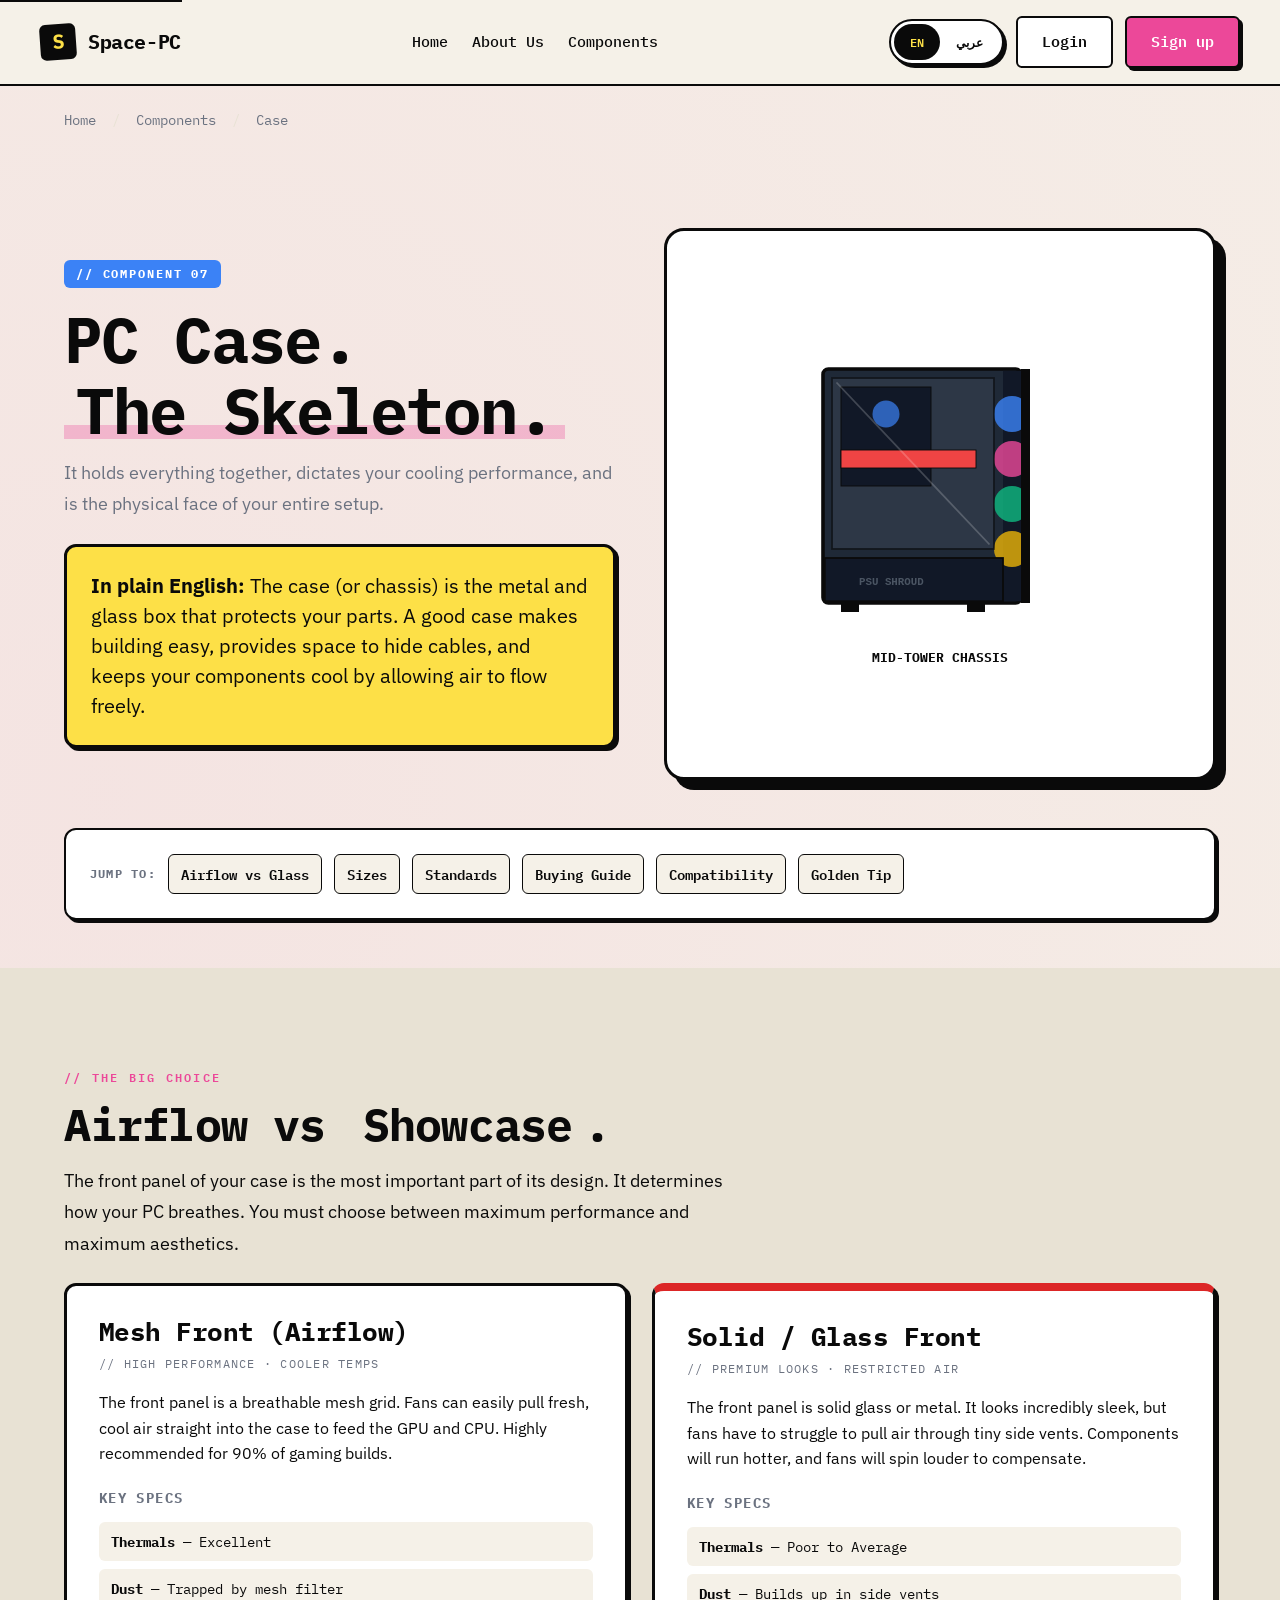
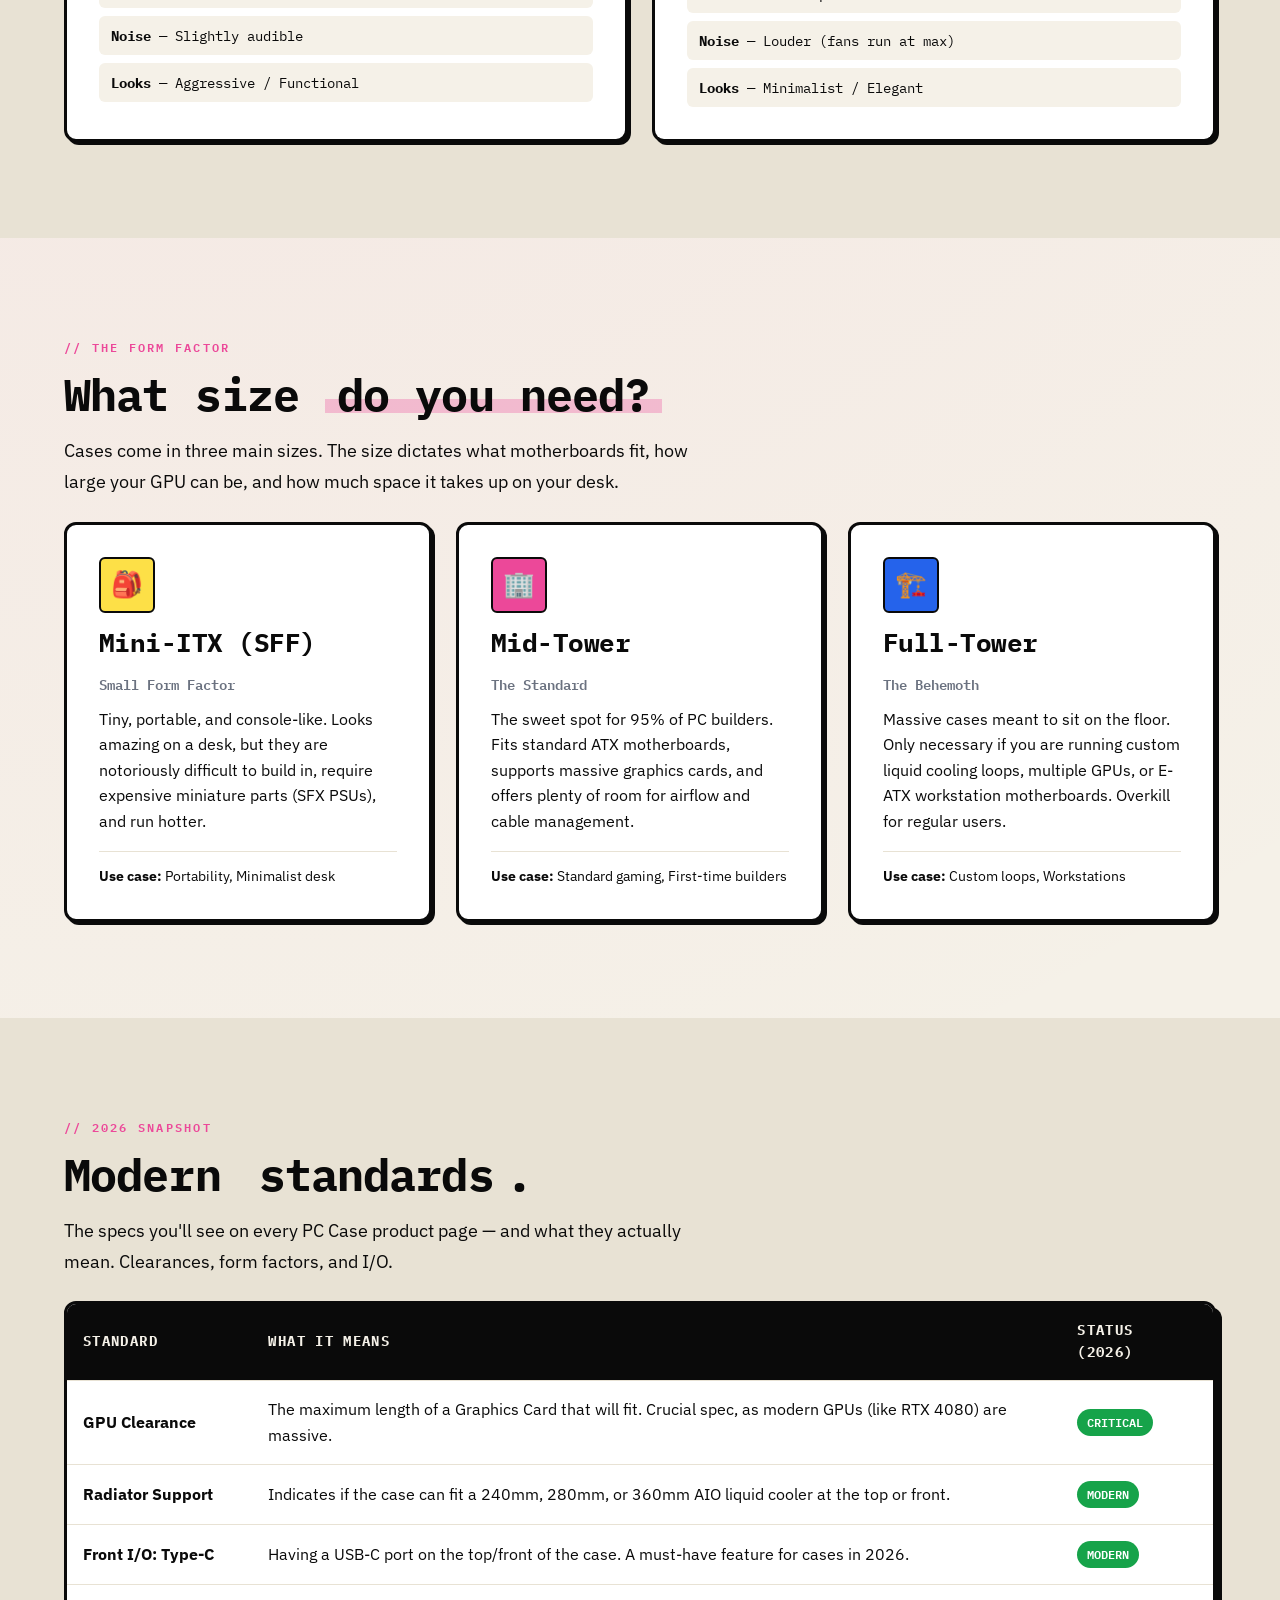
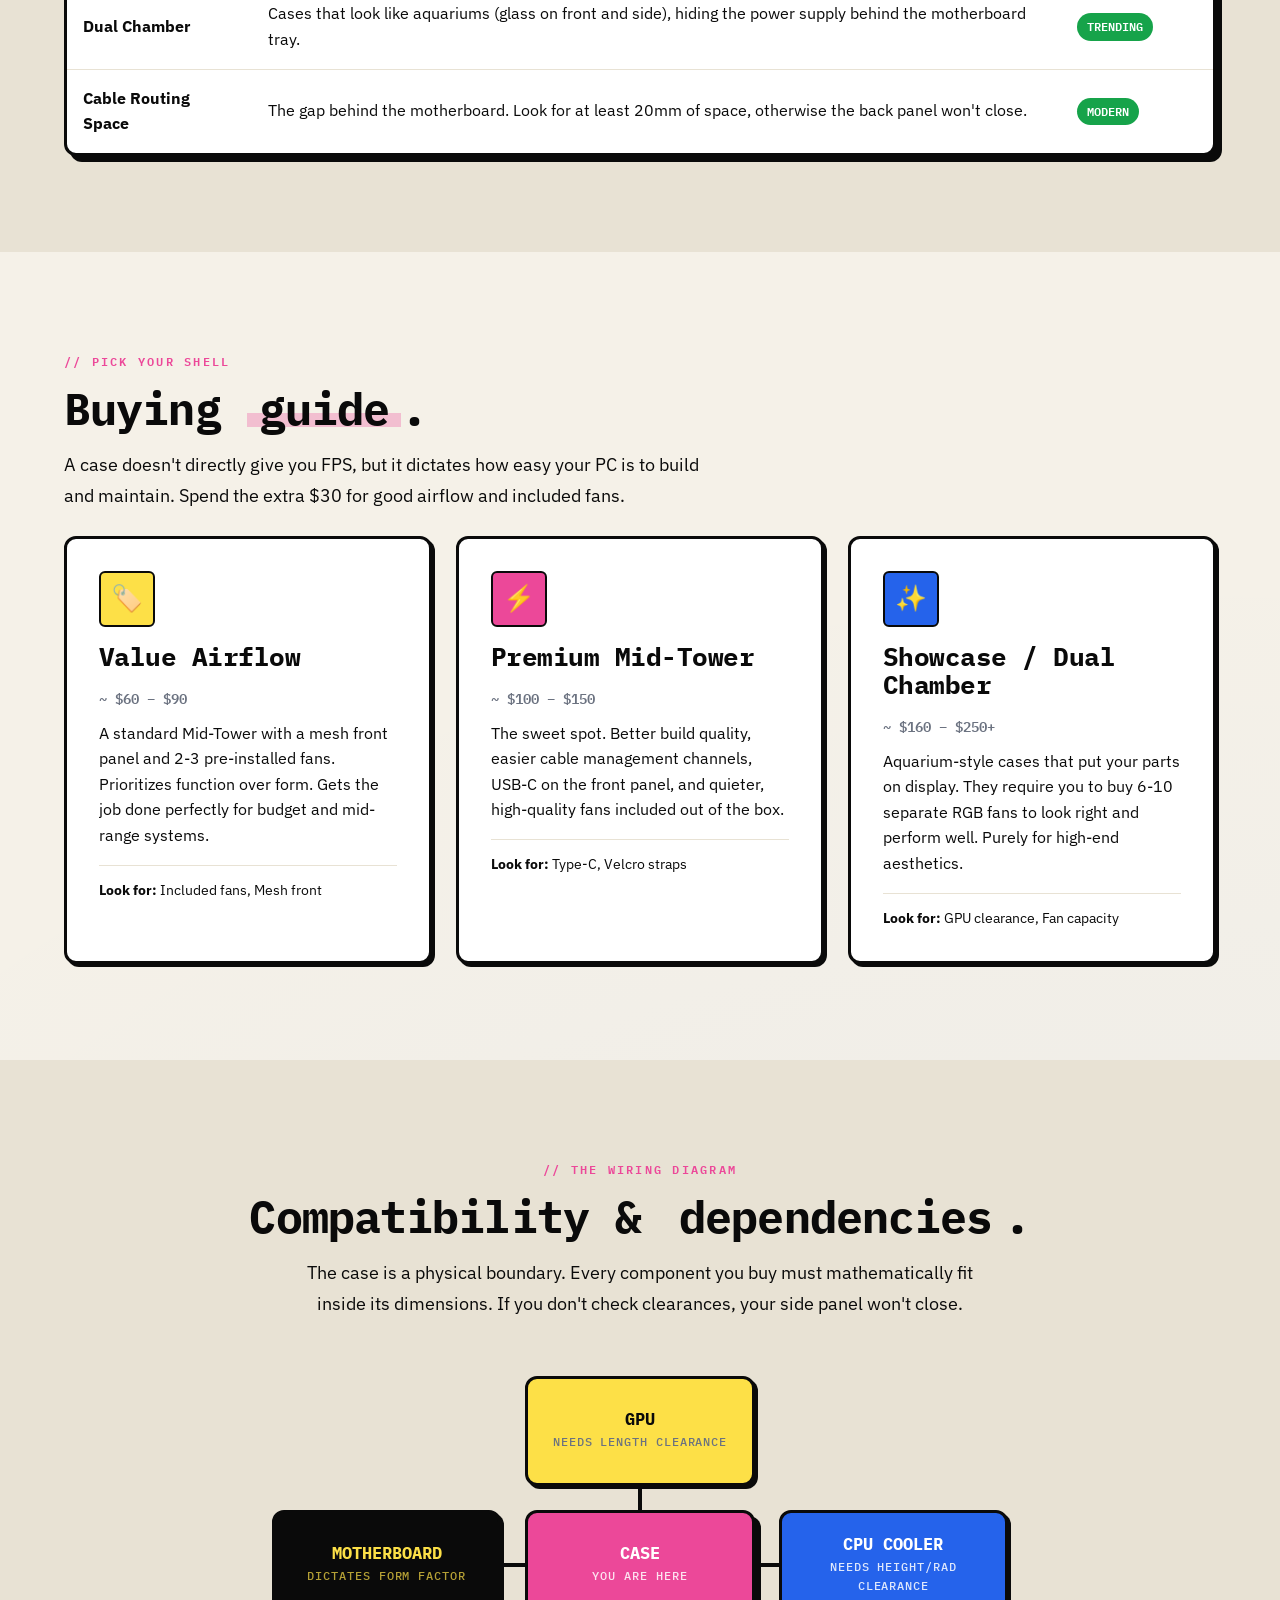
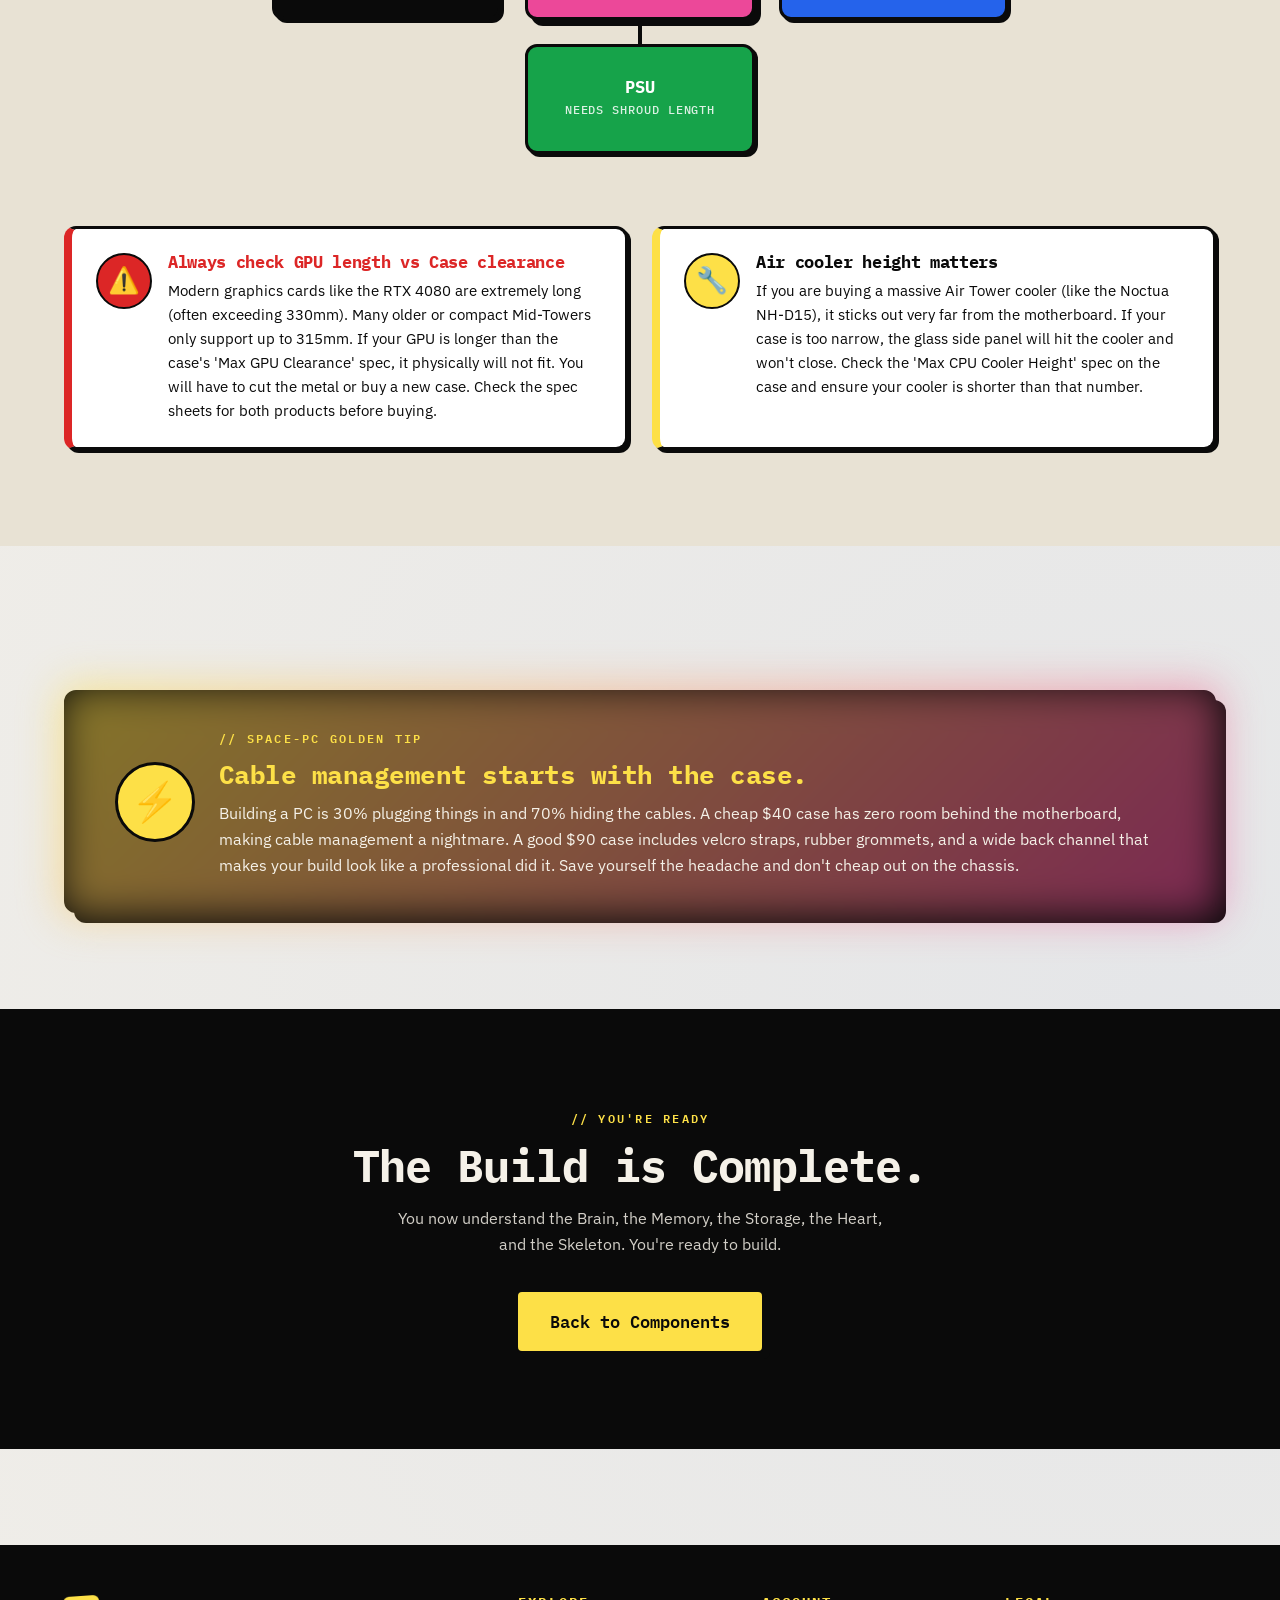
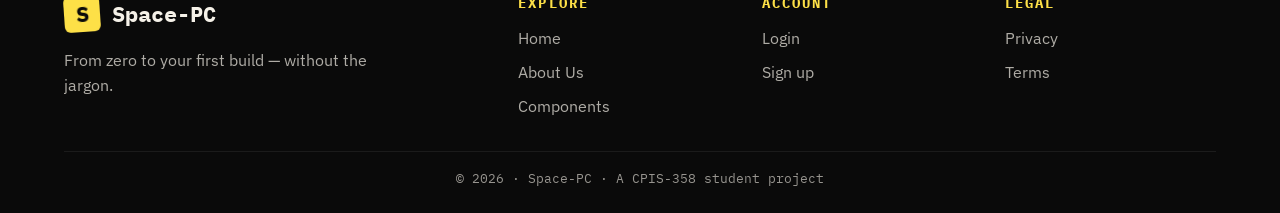
<file: case.html>
<!DOCTYPE html>
<html lang="en" dir="ltr">
<head>
  <meta charset="UTF-8" />
  <meta name="viewport" content="width=device-width, initial-scale=1.0" />
  <meta name="description" content="PC Case (Chassis) explained — form factors, airflow, cooling support, and how to choose the right home for your components." />
  <title data-en="Case | The Skeleton — Space-PC" data-ar="الكيس (Case) | الهيكل — سبيس-بي سي">Case | The Skeleton — Space-PC</title>

  <link rel="preconnect" href="https://fonts.googleapis.com" />
  <link rel="preconnect" href="https://fonts.gstatic.com" crossorigin />
  <link rel="stylesheet"
        href="https://fonts.googleapis.com/css2?family=IBM+Plex+Mono:wght@400;500;600;700&family=IBM+Plex+Sans:wght@400;500;600;700&family=IBM+Plex+Sans+Arabic:wght@400;500;600;700&display=swap" />

  <link rel="stylesheet" href="styles.css" />

  <style>
    .breadcrumbs {
      font-family: var(--font-display);
      font-size: 0.85rem;
      color: var(--color-muted);
      padding-top: var(--sp-5);
      margin-bottom: 0;
    }
    .breadcrumbs a { color: var(--color-muted); border-bottom: 1px dashed transparent; transition: all var(--t-fast); }
    .breadcrumbs a:hover { color: var(--color-primary); border-bottom-color: var(--color-primary); }
    .breadcrumbs .sep { margin: 0 var(--sp-2); color: var(--color-soft); }

    .component-tag {
      display: inline-block;
      padding: 4px 12px;
      background: var(--color-primary);
      color: #fff;
      font-family: var(--font-display);
      font-size: 0.78rem;
      font-weight: 700;
      letter-spacing: 0.15em;
      border-radius: var(--r-sm);
      margin-bottom: var(--sp-4);
      text-transform: uppercase;
    }

    .ram-illustration {
      width: 100%;
      height: 100%;
      max-width: 360px;
      max-height: 360px;
    }

    .quick-jump {
      display: flex;
      flex-wrap: wrap;
      gap: var(--sp-3);
      padding: var(--sp-5);
      background: var(--color-surface);
      border: var(--border-base);
      border-radius: var(--r-md);
      box-shadow: var(--shadow-sm);
      margin-bottom: var(--sp-7);
    }
    .quick-jump a {
      font-family: var(--font-display);
      font-size: 0.85rem;
      font-weight: 600;
      padding: var(--sp-2) var(--sp-3);
      background: var(--color-bg);
      border: var(--border-thin);
      border-radius: var(--r-sm);
      transition: all var(--t-fast);
    }
    .quick-jump a:hover {
      background: var(--color-accent);
      transform: translateY(-2px);
      color: var(--color-ink);
    }
    .quick-jump strong {
      align-self: center;
      font-family: var(--font-display);
      font-size: 0.78rem;
      letter-spacing: 0.1em;
      text-transform: uppercase;
      color: var(--color-muted);
    }
  </style>
</head>

<body>
  <a href="#main" class="skip-link" data-en="Skip to content" data-ar="تخطّي إلى المحتوى">Skip to content</a>

  <header class="site-header">
    <div class="container nav">
      <a href="index.html" class="brand">
        <span class="brand-mark">S</span>
        <span data-en="Space-PC" data-ar="سبيس-بي سي">Space-PC</span>
      </a>
      <nav aria-label="Primary">
        <ul class="nav-links" id="primary-nav">
          <li><a href="index.html" data-en="Home"       data-ar="الرئيسية">Home</a></li>
          <li><a href="about.html" data-en="About Us"   data-ar="من نحن">About Us</a></li>
          <li><a href="index.html#components"data-en="Components" data-ar="القطع">Components</a></li>
        </ul>
      </nav>
      <div class="nav-actions">
        <div class="lang-toggle" role="group" aria-label="Language switch">
          <button type="button" data-lang="en" class="is-active">EN</button>
          <button type="button" data-lang="ar">عربي</button>
        </div>
        <a href="login.html"  class="btn btn--ghost"   data-en="Login"   data-ar="تسجيل الدخول">Login</a>
        <a href="signup.html" class="btn btn--primary" data-en="Sign up" data-ar="إنشاء حساب">Sign up</a>
        <button class="nav-toggle" aria-label="Toggle menu" aria-expanded="false">☰</button>
      </div>
    </div>
  </header>

  <main id="main">

    <section>
      <div class="container">
        <nav class="breadcrumbs" aria-label="Breadcrumb">
          <a href="index.html"   data-en="Home"          data-ar="الرئيسية">Home</a>
          <span class="sep">/</span>
          <a href="index.html#components" data-en="Components" data-ar="القطع">Components</a>
          <span class="sep">/</span>
          <span data-en="Case" data-ar="الكيس (Case)">Case</span>
        </nav>

        <div class="component-header">
          <div class="reveal">
            <span class="component-tag" style="background: #3b82f6;" data-en="// COMPONENT 07" data-ar="// القطعة 07">// COMPONENT 06</span>
            <h1>
              <span data-en="PC Case." data-ar="الكيس (Chassis).">PC Case.</span><br />
              <span class="section-title"
                    data-en="The Skeleton."
                    data-ar="الهيكل.">The Skeleton.</span>
            </h1>
            <p class="lead" style="color: var(--color-muted);"
               data-en="It holds everything together, dictates your cooling performance, and is the physical face of your entire setup."
               data-ar="يجمع كل القطع معاً، ويحدد أداء التبريد الخاص بك، وهو الوجه الفعلي والجمالي لتجميعتك بالكامل.">
              It holds everything together, dictates your cooling performance, and is the physical face of your entire setup.
            </p>

            <div class="definition reveal reveal-delay-1">
              <strong data-en="In plain English:" data-ar="بكل بساطة:">In plain English:</strong>
              <span data-en="The case (or chassis) is the metal and glass box that protects your parts. A good case makes building easy, provides space to hide cables, and keeps your components cool by allowing air to flow freely."
                    data-ar="الكيس (الهيكل) هو الصندوق المعدني والزجاجي الذي يحمي قطعك. الكيس الجيد يسهّل عملية التجميع، يوفر مساحة لإخفاء الأسلاك، ويحافظ على برودة القطع عبر السماح للهواء بالتدفق بحرية.">
                The case (or chassis) is the metal and glass box that protects your parts. A good case makes building easy, provides space to hide cables, and keeps your components cool by allowing air to flow freely.
              </span>
            </div>
          </div>

          <div class="component-image reveal reveal-delay-2">
            <svg class="ram-illustration" viewBox="0 0 400 400" xmlns="http://www.w3.org/2000/svg" aria-labelledby="ram-svg-title">
              <title id="ram-svg-title"
                     data-en="Illustration of a modern PC Case"
                     data-ar="رسم توضيحي لكيس كمبيوتر حديث">Modern PC Case illustration</title>

              <rect x="70" y="50" width="220" height="260" rx="6" fill="#1f2937" stroke="#0a0a0a" stroke-width="4"/>
              
              <rect x="270" y="52" width="20" height="256" fill="#111827"/>
              <circle cx="280" cy="100" r="20" fill="#3b82f6" opacity="0.8"/>
              <circle cx="280" cy="150" r="20" fill="#ec4899" opacity="0.8"/>
              <circle cx="280" cy="200" r="20" fill="#10b981" opacity="0.8"/>
              <circle cx="280" cy="250" r="20" fill="#eab308" opacity="0.8"/>
              <rect x="290" y="50" width="10" height="260" fill="#0a0a0a"/> <rect x="80" y="60" width="180" height="190" fill="#374151" stroke="#0a0a0a" stroke-width="2" opacity="0.6"/>
              
              <rect x="90" y="70" width="100" height="110" fill="#111827" stroke="#0a0a0a" stroke-width="1"/> <rect x="90" y="140" width="150" height="20" fill="#ef4444" stroke="#0a0a0a" stroke-width="1"/> <circle cx="140" cy="100" r="15" fill="#3b82f6" opacity="0.7"/> <rect x="72" y="260" width="198" height="48" fill="#111827" stroke="#0a0a0a" stroke-width="2"/>
              <text x="110" y="290" font-family="monospace" font-size="12" fill="#4b5563" font-weight="bold">PSU SHROUD</text>

              <rect x="90" y="310" width="20" height="10" fill="#0a0a0a"/>
              <rect x="230" y="310" width="20" height="10" fill="#0a0a0a"/>

              <line x1="85" y1="65" x2="255" y2="245" stroke="#fff" stroke-width="2" opacity="0.2"/>

              <text x="200" y="375" text-anchor="middle" font-family="IBM Plex Mono, monospace" font-size="14" font-weight="700" fill="#0a0a0a">MID-TOWER CHASSIS</text>
            </svg>
          </div>
        </div>

        <div class="quick-jump scroll-reveal" aria-label="Section quick links">
          <strong data-en="Jump to:" data-ar="انتقل إلى:">Jump to:</strong>
          <a href="#types"         data-en="Airflow vs Glass" data-ar="التدفق مقابل الزجاج">Airflow vs Glass</a>
          <a href="#howmuch"       data-en="Sizes"            data-ar="الأحجام">Sizes</a>
          <a href="#standards"     data-en="Standards"        data-ar="المعايير">Standards</a>
          <a href="#buying"        data-en="Buying Guide"     data-ar="دليل الشراء">Buying Guide</a>
          <a href="#compatibility" data-en="Compatibility"    data-ar="التوافق">Compatibility</a>
          <a href="#tip"           data-en="Golden Tip"       data-ar="النصيحة الذهبية">Golden Tip</a>
        </div>
      </div>
    </section>

    <section id="types" class="section section--soft">
      <div class="container">
        <span class="eyebrow" data-en="// THE BIG CHOICE" data-ar="// الاختيار الكبير">// THE BIG CHOICE</span>
        <h2>
          <span data-en="Airflow vs" data-ar="تدفق الهواء مقابل">Airflow vs</span>
          <span class="section-title" data-en="Showcase" data-ar="الاستعراض">Showcase</span><span data-en="." data-ar=".">.</span>
        </h2>
        <p class="lead" style="max-width: 60ch;"
           data-en="The front panel of your case is the most important part of its design. It determines how your PC breathes. You must choose between maximum performance and maximum aesthetics."
           data-ar="اللوحة الأمامية للكيس هي الجزء الأهم في تصميمه. هي تحدد كيف يتنفس جهازك. يجب أن تختار بين الأداء الأقصى أو المظهر الجمالي الأقصى.">
          The front panel of your case is the most important part of its design. It determines how your PC breathes. You must choose between maximum performance and maximum aesthetics.
        </p>

        <div class="brands-grid scroll-reveal">

          <article class="brand-card">
            <h3>Mesh Front (Airflow)</h3>
            <p class="tagline" data-en="// HIGH PERFORMANCE · COOLER TEMPS"
                              data-ar="// أداء عالي · حرارة أقل">// HIGH PERFORMANCE · COOLER TEMPS</p>
            <p data-en="The front panel is a breathable mesh grid. Fans can easily pull fresh, cool air straight into the case to feed the GPU and CPU. Highly recommended for 90% of gaming builds."
               data-ar="اللوحة الأمامية عبارة عن شبك مسامي. تستطيع المراوح سحب الهواء النقي والبارد بسهولة لداخل الكيس لتغذية كرت الشاشة والمعالج. يوصى به بشدة لـ 90% من تجميعات الألعاب.">
              The front panel is a breathable mesh grid. Fans can easily pull fresh, cool air straight into the case to feed the GPU and CPU. Highly recommended for 90% of gaming builds.
            </p>
            <h4 style="margin-top: var(--sp-5); font-size: 0.85rem; text-transform: uppercase; letter-spacing: 0.1em; color: var(--color-muted);"
                data-en="Key specs" data-ar="المواصفات الرئيسية">Key specs</h4>
            <ul>
              <li><strong data-en="Thermals" data-ar="الحرارة">Thermals</strong> — <span data-en="Excellent" data-ar="ممتازة">Excellent</span></li>
              <li><strong data-en="Dust" data-ar="الغبار">Dust</strong> — <span data-en="Trapped by mesh filter" data-ar="يعلق في فلتر الشبك">Trapped by mesh filter</span></li>
              <li><strong data-en="Noise" data-ar="الإزعاج">Noise</strong> — <span data-en="Slightly audible" data-ar="مسموع قليلاً">Slightly audible</span></li>
              <li><strong data-en="Looks" data-ar="المظهر">Looks</strong> — <span data-en="Aggressive / Functional" data-ar="هجومي / عملي">Aggressive / Functional</span></li>
            </ul>
          </article>

          <article class="brand-card is-amd">
            <h3>Solid / Glass Front</h3>
            <p class="tagline" data-en="// PREMIUM LOOKS · RESTRICTED AIR"
                              data-ar="// مظهر فاخر · هواء مقيد">// PREMIUM LOOKS · RESTRICTED AIR</p>
            <p data-en="The front panel is solid glass or metal. It looks incredibly sleek, but fans have to struggle to pull air through tiny side vents. Components will run hotter, and fans will spin louder to compensate."
               data-ar="اللوحة الأمامية زجاجية أو معدنية صلبة. مظهرها أنيق جداً، لكن المراوح تعاني لسحب الهواء عبر فتحات جانبية صغيرة. سترتفع حرارة القطع، وستدور المراوح بصوت أعلى لتعويض النقص.">
              The front panel is solid glass or metal. It looks incredibly sleek, but fans have to struggle to pull air through tiny side vents. Components will run hotter, and fans will spin louder to compensate.
            </p>
            <h4 style="margin-top: var(--sp-5); font-size: 0.85rem; text-transform: uppercase; letter-spacing: 0.1em; color: var(--color-muted);"
                data-en="Key specs" data-ar="المواصفات الرئيسية">Key specs</h4>
            <ul>
              <li><strong data-en="Thermals" data-ar="الحرارة">Thermals</strong> — <span data-en="Poor to Average" data-ar="ضعيفة إلى متوسطة">Poor to Average</span></li>
              <li><strong data-en="Dust" data-ar="الغبار">Dust</strong> — <span data-en="Builds up in side vents" data-ar="يتراكم في الفتحات الجانبية">Builds up in side vents</span></li>
              <li><strong data-en="Noise" data-ar="الإزعاج">Noise</strong> — <span data-en="Louder (fans run at max)" data-ar="أعلى (المراوح تعمل بأقصى طاقة)">Louder (fans run at max)</span></li>
              <li><strong data-en="Looks" data-ar="المظهر">Looks</strong> — <span data-en="Minimalist / Elegant" data-ar="بسيط / أنيق">Minimalist / Elegant</span></li>
            </ul>
          </article>

        </div>
      </div>
    </section>

    <section id="howmuch" class="section">
      <div class="container">
        <span class="eyebrow" data-en="// THE FORM FACTOR" data-ar="// عامل الشكل (الحجم)">// THE FORM FACTOR</span>
        <h2>
          <span data-en="What size" data-ar="أي حجم">What size</span>
          <span class="section-title" data-en="do you need?" data-ar="تحتاج؟">do you need?</span>
        </h2>
        <p class="lead" style="max-width: 60ch;"
           data-en="Cases come in three main sizes. The size dictates what motherboards fit, how large your GPU can be, and how much space it takes up on your desk."
           data-ar="تأتي الكيسات بثلاثة أحجام رئيسية. الحجم يحدد نوع اللوحات الأم التي تتسع، وكبر كرت الشاشة، ومساحة المكتب التي سيشغلها الكيس.">
          Cases come in three main sizes. The size dictates what motherboards fit, how large your GPU can be, and how much space it takes up on your desk.
        </p>

        <div class="usecase-grid scroll-reveal">

          <article class="usecase-card tier-budget">
            <div class="usecase-icon">🎒</div>
            <h3 data-en="Mini-ITX (SFF)" data-ar="Mini-ITX (SFF)">Mini-ITX (SFF)</h3>
            <p class="price" data-en="Small Form Factor" data-ar="الحجم الصغير جداً">Small Form Factor</p>
            <p data-en="Tiny, portable, and console-like. Looks amazing on a desk, but they are notoriously difficult to build in, require expensive miniature parts (SFX PSUs), and run hotter."
               data-ar="صغير جداً، قابل للتنقل، ويشبه أجهزة الكونسول. يبدو رائعاً على المكتب، لكن التجميع بداخله صعب جداً، ويتطلب قطعاً مصغرة غالية الثمن، وحرارته أعلى.">
              Tiny, portable, and console-like. Looks amazing on a desk, but they are notoriously difficult to build in, require expensive miniature parts (SFX PSUs), and run hotter.
            </p>
            <p style="margin-top: var(--sp-3); padding-top: var(--sp-3); border-top: 1px solid var(--color-soft); font-size: 0.9rem;">
              <strong data-en="Use case:" data-ar="للاستخدام:">Use case:</strong>
              <span data-en=" Portability, Minimalist desk" data-ar=" التنقل، مكاتب بسيطة المساحة"> Portability, Minimalist desk</span>
            </p>
          </article>

          <article class="usecase-card tier-gaming">
            <div class="usecase-icon">🏢</div>
            <h3 data-en="Mid-Tower" data-ar="Mid-Tower">Mid-Tower</h3>
            <p class="price" data-en="The Standard" data-ar="المعيار القياسي">The Standard</p>
            <p data-en="The sweet spot for 95% of PC builders. Fits standard ATX motherboards, supports massive graphics cards, and offers plenty of room for airflow and cable management."
               data-ar="النقطة المثالية لـ 95% من مجمعي الحواسيب. يتسع للوحات ATX القياسية، يدعم كروت شاشة ضخمة، ويوفر مساحة وفيرة لتدفق الهواء وترتيب الأسلاك.">
              The sweet spot for 95% of PC builders. Fits standard ATX motherboards, supports massive graphics cards, and offers plenty of room for airflow and cable management.
            </p>
            <p style="margin-top: var(--sp-3); padding-top: var(--sp-3); border-top: 1px solid var(--color-soft); font-size: 0.9rem;">
              <strong data-en="Use case:" data-ar="للاستخدام:">Use case:</strong>
              <span data-en=" Standard gaming, First-time builders" data-ar=" ألعاب قياسية، أول تجميعة"> Standard gaming, First-time builders</span>
            </p>
          </article>

          <article class="usecase-card tier-creator">
            <div class="usecase-icon">🏗️</div>
            <h3 data-en="Full-Tower" data-ar="Full-Tower">Full-Tower</h3>
            <p class="price" data-en="The Behemoth" data-ar="الوحش الضخم">The Behemoth</p>
            <p data-en="Massive cases meant to sit on the floor. Only necessary if you are running custom liquid cooling loops, multiple GPUs, or E-ATX workstation motherboards. Overkill for regular users."
               data-ar="كيسات ضخمة جداً مخصصة للوضع على الأرض. ضرورية فقط إذا كنت تستخدم تبريداً مائياً مفتوحاً، كروت شاشة متعددة، أو لوحات E-ATX. مبالغ فيه للمستخدم العادي.">
              Massive cases meant to sit on the floor. Only necessary if you are running custom liquid cooling loops, multiple GPUs, or E-ATX workstation motherboards. Overkill for regular users.
            </p>
            <p style="margin-top: var(--sp-3); padding-top: var(--sp-3); border-top: 1px solid var(--color-soft); font-size: 0.9rem;">
              <strong data-en="Use case:" data-ar="للاستخدام:">Use case:</strong>
              <span data-en=" Custom loops, Workstations" data-ar=" تبريد مائي مخصص، محطات عمل"> Custom loops, Workstations</span>
            </p>
          </article>

        </div>
      </div>
    </section>

    <section id="standards" class="section section--soft">
      <div class="container">
        <span class="eyebrow" data-en="// 2026 SNAPSHOT" data-ar="// لقطة 2026">// 2026 SNAPSHOT</span>
        <h2>
          <span data-en="Modern" data-ar="المعايير">Modern</span>
          <span class="section-title" data-en="standards" data-ar="الحديثة">standards</span><span data-en="." data-ar=".">.</span>
        </h2>
        <p class="lead" style="max-width: 60ch;"
           data-en="The specs you'll see on every PC Case product page — and what they actually mean. Clearances, form factors, and I/O."
           data-ar="المواصفات التي تراها في كل صفحة منتج كيس — وما تعنيه فعلاً. مساحات الخلوص، الأحجام، والمنافذ.">
          The specs you'll see on every PC Case product page — and what they actually mean. Clearances, form factors, and I/O.
        </p>

        <table class="standards-table scroll-reveal">
          <thead>
            <tr>
              <th data-en="Standard" data-ar="المعيار">Standard</th>
              <th data-en="What it means" data-ar="ما يعنيه">What it means</th>
              <th data-en="Status (2026)" data-ar="الحالة (2026)">Status (2026)</th>
            </tr>
          </thead>
          <tbody>
            <tr>
              <td><strong>GPU Clearance</strong></td>
              <td data-en="The maximum length of a Graphics Card that will fit. Crucial spec, as modern GPUs (like RTX 4080) are massive."
                  data-ar="أقصى طول لكرت الشاشة يمكن أن يتسع. مواصفة حرجة جداً، لأن الكروت الحديثة (مثل RTX 4080) ضخمة جداً.">
                The maximum length of a Graphics Card that will fit. Crucial spec, as modern GPUs (like RTX 4080) are massive.
              </td>
              <td><span class="status modern" data-en="CRITICAL" data-ar="حرج جداً">CRITICAL</span></td>
            </tr>
            <tr>
              <td><strong>Radiator Support</strong></td>
              <td data-en="Indicates if the case can fit a 240mm, 280mm, or 360mm AIO liquid cooler at the top or front."
                  data-ar="يشير إلى ما إذا كان الكيس يتسع لمبرد مائي (AIO) بحجم 240ملم، 280ملم، أو 360ملم في الأعلى أو الأمام.">
                Indicates if the case can fit a 240mm, 280mm, or 360mm AIO liquid cooler at the top or front.
              </td>
              <td><span class="status modern" data-en="MODERN" data-ar="حديث">MODERN</span></td>
            </tr>
            <tr>
              <td><strong>Front I/O: Type-C</strong></td>
              <td data-en="Having a USB-C port on the top/front of the case. A must-have feature for cases in 2026."
                  data-ar="وجود منفذ USB-C في أعلى/مقدمة الكيس. ميزة لا بد منها في كيسات 2026.">
                Having a USB-C port on the top/front of the case. A must-have feature for cases in 2026.
              </td>
              <td><span class="status modern" data-en="MODERN" data-ar="حديث">MODERN</span></td>
            </tr>
            <tr>
              <td><strong>Dual Chamber</strong></td>
              <td data-en="Cases that look like aquariums (glass on front and side), hiding the power supply behind the motherboard tray."
                  data-ar="الكيسات التي تشبه حوض السمك (زجاج من الأمام والجانب)، وتخفي مزود الطاقة خلف مسار اللوحة الأم.">
                Cases that look like aquariums (glass on front and side), hiding the power supply behind the motherboard tray.
              </td>
              <td><span class="status modern" data-en="TRENDING" data-ar="شائع حالياً">TRENDING</span></td>
            </tr>
            <tr>
              <td><strong>Cable Routing Space</strong></td>
              <td data-en="The gap behind the motherboard. Look for at least 20mm of space, otherwise the back panel won't close."
                  data-ar="الفراغ خلف اللوحة الأم. ابحث عن مساحة 20ملم على الأقل، وإلا فلن يغلق الباب الخلفي.">
                The gap behind the motherboard. Look for at least 20mm of space, otherwise the back panel won't close.
              </td>
              <td><span class="status modern" data-en="MODERN" data-ar="حديث">MODERN</span></td>
            </tr>
          </tbody>
        </table>
      </div>
    </section>

    <section id="buying" class="section">
      <div class="container">
        <span class="eyebrow" data-en="// PICK YOUR SHELL" data-ar="// اختر الغلاف">// PICK YOUR SHELL</span>
        <h2>
          <span data-en="Buying" data-ar="دليل">Buying</span>
          <span class="section-title" data-en="guide" data-ar="الشراء">guide</span><span data-en="." data-ar=".">.</span>
        </h2>
        <p class="lead" style="max-width: 60ch;"
           data-en="A case doesn't directly give you FPS, but it dictates how easy your PC is to build and maintain. Spend the extra $30 for good airflow and included fans."
           data-ar="الكيس لا يمنحك إطارات (FPS) مباشرة، لكنه يحدد سهولة التجميع والصيانة. ادفع 30 دولاراً إضافية للحصول على تدفق هواء جيد ومراوح مرفقة.">
          A case doesn't directly give you FPS, but it dictates how easy your PC is to build and maintain. Spend the extra $30 for good airflow and included fans.
        </p>

        <div class="usecase-grid scroll-reveal">

          <article class="usecase-card tier-budget">
            <div class="usecase-icon">🏷️</div>
            <h3 data-en="Value Airflow" data-ar="تدفق الهواء الاقتصادي">Value Airflow</h3>
            <p class="price">~ $60 – $90</p>
            <p data-en="A standard Mid-Tower with a mesh front panel and 2-3 pre-installed fans. Prioritizes function over form. Gets the job done perfectly for budget and mid-range systems."
               data-ar="كيس Mid-Tower قياسي بواجهة شبكية ومروحتين إلى ثلاث مثبتة مسبقاً. يفضل الوظيفة على الشكل. ينجز المهمة بامتياز للأنظمة الاقتصادية والمتوسطة.">
              A standard Mid-Tower with a mesh front panel and 2-3 pre-installed fans. Prioritizes function over form. Gets the job done perfectly for budget and mid-range systems.
            </p>
            <p style="margin-top: var(--sp-3); padding-top: var(--sp-3); border-top: 1px solid var(--color-soft); font-size: 0.9rem;">
              <strong data-en="Look for:" data-ar="ابحث عن:">Look for:</strong>
              <span data-en=" Included fans, Mesh front" data-ar=" مراوح مرفقة، واجهة شبك"> Included fans, Mesh front</span>
            </p>
          </article>

          <article class="usecase-card tier-gaming">
            <div class="usecase-icon">⚡</div>
            <h3 data-en="Premium Mid-Tower" data-ar="Mid-Tower فاخر">Premium Mid-Tower</h3>
            <p class="price">~ $100 – $150</p>
            <p data-en="The sweet spot. Better build quality, easier cable management channels, USB-C on the front panel, and quieter, high-quality fans included out of the box."
               data-ar="النقطة المثالية. جودة بناء أفضل، مسارات أسهل لترتيب الأسلاك، منفذ USB-C أمامي، ومراوح أهدأ وأعلى جودة مرفقة في العلبة.">
              The sweet spot. Better build quality, easier cable management channels, USB-C on the front panel, and quieter, high-quality fans included out of the box.
            </p>
            <p style="margin-top: var(--sp-3); padding-top: var(--sp-3); border-top: 1px solid var(--color-soft); font-size: 0.9rem;">
              <strong data-en="Look for:" data-ar="ابحث عن:">Look for:</strong>
              <span data-en=" Type-C, Velcro straps" data-ar=" منفذ Type-C، أربطة فيلكرو"> Type-C, Velcro straps</span>
            </p>
          </article>

          <article class="usecase-card tier-creator">
            <div class="usecase-icon">✨</div>
            <h3 data-en="Showcase / Dual Chamber" data-ar="حوض السمك (استعراضي)">Showcase / Dual Chamber</h3>
            <p class="price">~ $160 – $250+</p>
            <p data-en="Aquarium-style cases that put your parts on display. They require you to buy 6-10 separate RGB fans to look right and perform well. Purely for high-end aesthetics."
               data-ar="كيسات بنمط حوض السمك تعرض قطعك بفخر. تتطلب منك شراء 6-10 مراوح RGB منفصلة لتبدو جيدة وتؤدي جيداً. مخصصة للمظهر الجمالي الفاخر فقط.">
              Aquarium-style cases that put your parts on display. They require you to buy 6-10 separate RGB fans to look right and perform well. Purely for high-end aesthetics.
            </p>
            <p style="margin-top: var(--sp-3); padding-top: var(--sp-3); border-top: 1px solid var(--color-soft); font-size: 0.9rem;">
              <strong data-en="Look for:" data-ar="ابحث عن:">Look for:</strong>
              <span data-en=" GPU clearance, Fan capacity" data-ar=" مساحة كرت الشاشة، سعة المراوح"> GPU clearance, Fan capacity</span>
            </p>
          </article>

        </div>
      </div>
    </section>

    <section id="compatibility" class="section section--soft">
      <div class="container">
        <div style="text-align: center; margin-bottom: var(--sp-6);">
          <span class="eyebrow" data-en="// THE WIRING DIAGRAM" data-ar="// مخطط التوصيلات">// THE WIRING DIAGRAM</span>
          <h2>
            <span data-en="Compatibility &amp;" data-ar="التوافق">Compatibility &amp;</span>
            <span class="section-title" data-en="dependencies" data-ar="والمتطلّبات">dependencies</span><span data-en="." data-ar=".">.</span>
          </h2>
          <p class="lead" style="max-width: 62ch; margin: 0 auto;"
             data-en="The case is a physical boundary. Every component you buy must mathematically fit inside its dimensions. If you don't check clearances, your side panel won't close."
             data-ar="الكيس هو حد فيزيائي. كل قطعة تشتريها يجب أن تتسع رياضياً داخل أبعاده. إذا لم تتحقق من مساحات الخلوص، فلن يُغلق باب الكيس الجانبي.">
            The case is a physical boundary. Every component you buy must mathematically fit inside its dimensions. If you don't check clearances, your side panel won't close.
          </p>
        </div>

        <div class="dep-diagram scroll-reveal" role="img"
             aria-label="Case dependencies diagram">

          <div class="dep-node dep-node--top">
            <strong data-en="GPU" data-ar="كرت الشاشة (GPU)">GPU</strong>
            <span class="role" data-en="Needs Length Clearance" data-ar="يحتاج مساحة طولية">Needs Length Clearance</span>
          </div>

          <div class="dep-node dep-node--left">
            <strong data-en="MOTHERBOARD" data-ar="اللوحة الأم">MOTHERBOARD</strong>
            <span class="role" data-en="Dictates Form Factor" data-ar="تحدد حجم الكيس (ATX/mATX)">Dictates Form Factor</span>
          </div>

          <div class="dep-node dep-node--center">
            <strong data-en="CASE" data-ar="الكيس (CASE)">CASE</strong>
            <span class="role" data-en="You are here" data-ar="أنت هنا">You are here</span>
          </div>

          <div class="dep-node dep-node--right">
            <strong data-en="CPU COOLER" data-ar="مبرد المعالج">CPU COOLER</strong>
            <span class="role" data-en="Needs Height/Rad Clearance" data-ar="يحتاج مساحة للارتفاع">Needs Height/Rad Clearance</span>
          </div>

          <div class="dep-node dep-node--bottom">
            <strong data-en="PSU" data-ar="مزود الطاقة (PSU)">PSU</strong>
            <span class="role" data-en="Needs Shroud Length" data-ar="يحتاج مساحة سفلية">Needs Shroud Length</span>
          </div>
        </div>

        <div class="warning-cards scroll-reveal" style="margin-top: var(--sp-7);">

          <article class="warning-card is-critical">
            <div class="warn-icon" aria-hidden="true">⚠️</div>
            <div>
              <h4 data-en="Always check GPU length vs Case clearance"
                  data-ar="تحقق دائماً من طول الكرت مقابل مساحة الكيس">
                Always check GPU length vs Case clearance
              </h4>
              <p data-en="Modern graphics cards like the RTX 4080 are extremely long (often exceeding 330mm). Many older or compact Mid-Towers only support up to 315mm. If your GPU is longer than the case's 'Max GPU Clearance' spec, it physically will not fit. You will have to cut the metal or buy a new case. Check the spec sheets for both products before buying."
                 data-ar="كروت الشاشة الحديثة مثل RTX 4080 طويلة جداً (تتجاوز غالباً 330 ملم). العديد من كيسات Mid-Tower الأقدم أو المدمجة تدعم حتى 315 ملم فقط. إذا كان الكرت أطول من 'أقصى مساحة لكرت الشاشة' المذكورة للكيس، فلن يدخل فيزيائياً. ستضطر لقص المعدن أو شراء كيس جديد. تحقق من أوراق المواصفات للمنتجين قبل الشراء.">
                Modern graphics cards like the RTX 4080 are extremely long (often exceeding 330mm). Many older or compact Mid-Towers only support up to 315mm. If your GPU is longer than the case's 'Max GPU Clearance' spec, it physically will not fit. You will have to cut the metal or buy a new case. Check the spec sheets for both products before buying.
              </p>
            </div>
          </article>

          <article class="warning-card is-warn">
            <div class="warn-icon" aria-hidden="true">🔧</div>
            <div>
              <h4 data-en="Air cooler height matters"
                  data-ar="ارتفاع المبرد الهوائي مهم">
                Air cooler height matters
              </h4>
              <p data-en="If you are buying a massive Air Tower cooler (like the Noctua NH-D15), it sticks out very far from the motherboard. If your case is too narrow, the glass side panel will hit the cooler and won't close. Check the 'Max CPU Cooler Height' spec on the case and ensure your cooler is shorter than that number."
                 data-ar="إذا كنت تشتري مبرداً هوائياً برجياً ضخماً (مثل Noctua NH-D15)، فإنه يبرز بعيداً جداً عن اللوحة الأم. إذا كان الكيس ضيقاً، سيصطدم الباب الزجاجي بالمبرد ولن ينغلق. تحقق من مواصفة 'أقصى ارتفاع لمبرد المعالج' في الكيس وتأكد أن مبردك أقصر من هذا الرقم.">
                If you are buying a massive Air Tower cooler (like the Noctua NH-D15), it sticks out very far from the motherboard. If your case is too narrow, the glass side panel will hit the cooler and won't close. Check the 'Max CPU Cooler Height' spec on the case and ensure your cooler is shorter than that number.
              </p>
            </div>
          </article>

        </div>
      </div>
    </section>

    <section id="tip" class="section">
      <div class="container">
        <div class="golden-tip scroll-reveal">
          <div class="tip-icon">⚡</div>
          <div>
            <span class="eyebrow" style="color: var(--color-accent);"
                  data-en="// SPACE-PC GOLDEN TIP" data-ar="// النصيحة الذهبية من سبيس-بي سي">// SPACE-PC GOLDEN TIP</span>
            <h3 data-en="Cable management starts with the case." data-ar="ترتيب الأسلاك يبدأ من الكيس.">Cable management starts with the case.</h3>
            <p data-en="Building a PC is 30% plugging things in and 70% hiding the cables. A cheap $40 case has zero room behind the motherboard, making cable management a nightmare. A good $90 case includes velcro straps, rubber grommets, and a wide back channel that makes your build look like a professional did it. Save yourself the headache and don't cheap out on the chassis."
               data-ar="تجميع الكمبيوتر هو 30% تركيب قطع و 70% إخفاء للأسلاك. كيس رخيص بـ 40 دولاراً لا يملك أي مساحة خلف اللوحة الأم، مما يجعل ترتيب الأسلاك كابوساً. كيس جيد بـ 90 دولاراً يتضمن أربطة فيلكرو، فتحات مطاطية، ومساراً خلفياً واسعاً يجعل تجميعتك تبدو وكأن محترفاً قام بها. وفر على نفسك الصداع ولا تسترخص في الهيكل.">
              Building a PC is 30% plugging things in and 70% hiding the cables. A cheap $40 case has zero room behind the motherboard, making cable management a nightmare. A good $90 case includes velcro straps, rubber grommets, and a wide back channel that makes your build look like a professional did it. Save yourself the headache and don't cheap out on the chassis.
            </p>
          </div>
        </div>
      </div>
    </section>

    <section class="section section--ink">
      <div class="container" style="text-align: center;">
        <span class="eyebrow" style="color: var(--color-accent);"
              data-en="// YOU'RE READY" data-ar="// أنت جاهز">// YOU'RE READY</span>
        <h2 data-en="The Build is Complete." data-ar="التجميعة اكتملت.">The Build is Complete.</h2>
        <p style="max-width: 50ch; margin: var(--sp-4) auto var(--sp-6); opacity: 0.85;"
           data-en="You now understand the Brain, the Memory, the Storage, the Heart, and the Skeleton. You're ready to build."
           data-ar="لقد فهمت الآن العقل، الذاكرة، التخزين، القلب، والهيكل. أنت الآن مستعد للتجميع.">
          You now understand the Brain, the Memory, the Storage, the Heart, and the Skeleton. You're ready to build.
        </p>
        <a href="index.html#components" class="btn btn--accent btn--lg"
           data-en="Back to Components" data-ar="العودة للقطع">Back to Components</a>
      </div>
    </section>
  </main>

  <footer class="site-footer">
    <div class="container">
      <div class="footer-grid">
        <div>
          <div class="footer-brand">
            <span class="brand-mark">S</span>
            <span data-en="Space-PC" data-ar="سبيس-بي سي">Space-PC</span>
          </div>
          <p class="footer-tagline"
             data-en="From zero to your first build — without the jargon."
             data-ar="من الصفر إلى أوّل تجميعة — بلا مصطلحات معقّدة.">
            From zero to your first build — without the jargon.
          </p>
        </div>
        <div>
          <h4 data-en="Explore" data-ar="استكشف">Explore</h4>
          <ul>
            <li><a href="index.html" data-en="Home"       data-ar="الرئيسية">Home</a></li>
            <li><a href="about.html" data-en="About Us"   data-ar="من نحن">About Us</a></li>
            <li><a href="index.html#components"data-en="Components" data-ar="القطع">Components</a></li>
          </ul>
        </div>
        <div>
          <h4 data-en="Account" data-ar="الحساب">Account</h4>
          <ul>
            <li><a href="login.html"  data-en="Login"   data-ar="تسجيل الدخول">Login</a></li>
            <li><a href="signup.html" data-en="Sign up" data-ar="إنشاء حساب">Sign up</a></li>
          </ul>
        </div>
        <div>
          <h4 data-en="Legal" data-ar="قانوني">Legal</h4>
          <ul>
            <li><a href="#" data-en="Privacy" data-ar="الخصوصية">Privacy</a></li>
            <li><a href="#" data-en="Terms"   data-ar="الشروط">Terms</a></li>
          </ul>
        </div>
      </div>
      <div class="footer-bottom">
        © <span id="footer-year">2026</span> · Space-PC ·
        <span data-en="A CPIS-358 student project" data-ar="مشروع طلاّبي لمقرر CPIS-358">A CPIS-358 student project</span>
      </div>
    </div>
  </footer>

  <script src="script.js"></script>

  <script>
    (function () {
      'use strict';
      console.log('%cSpace-PC ✦ Case page loaded — the skeleton of every build.',
                  'color:#3b82f6; font-weight:700; font-family:monospace;');
    })();
  </script>
</body>
</html>
</file>
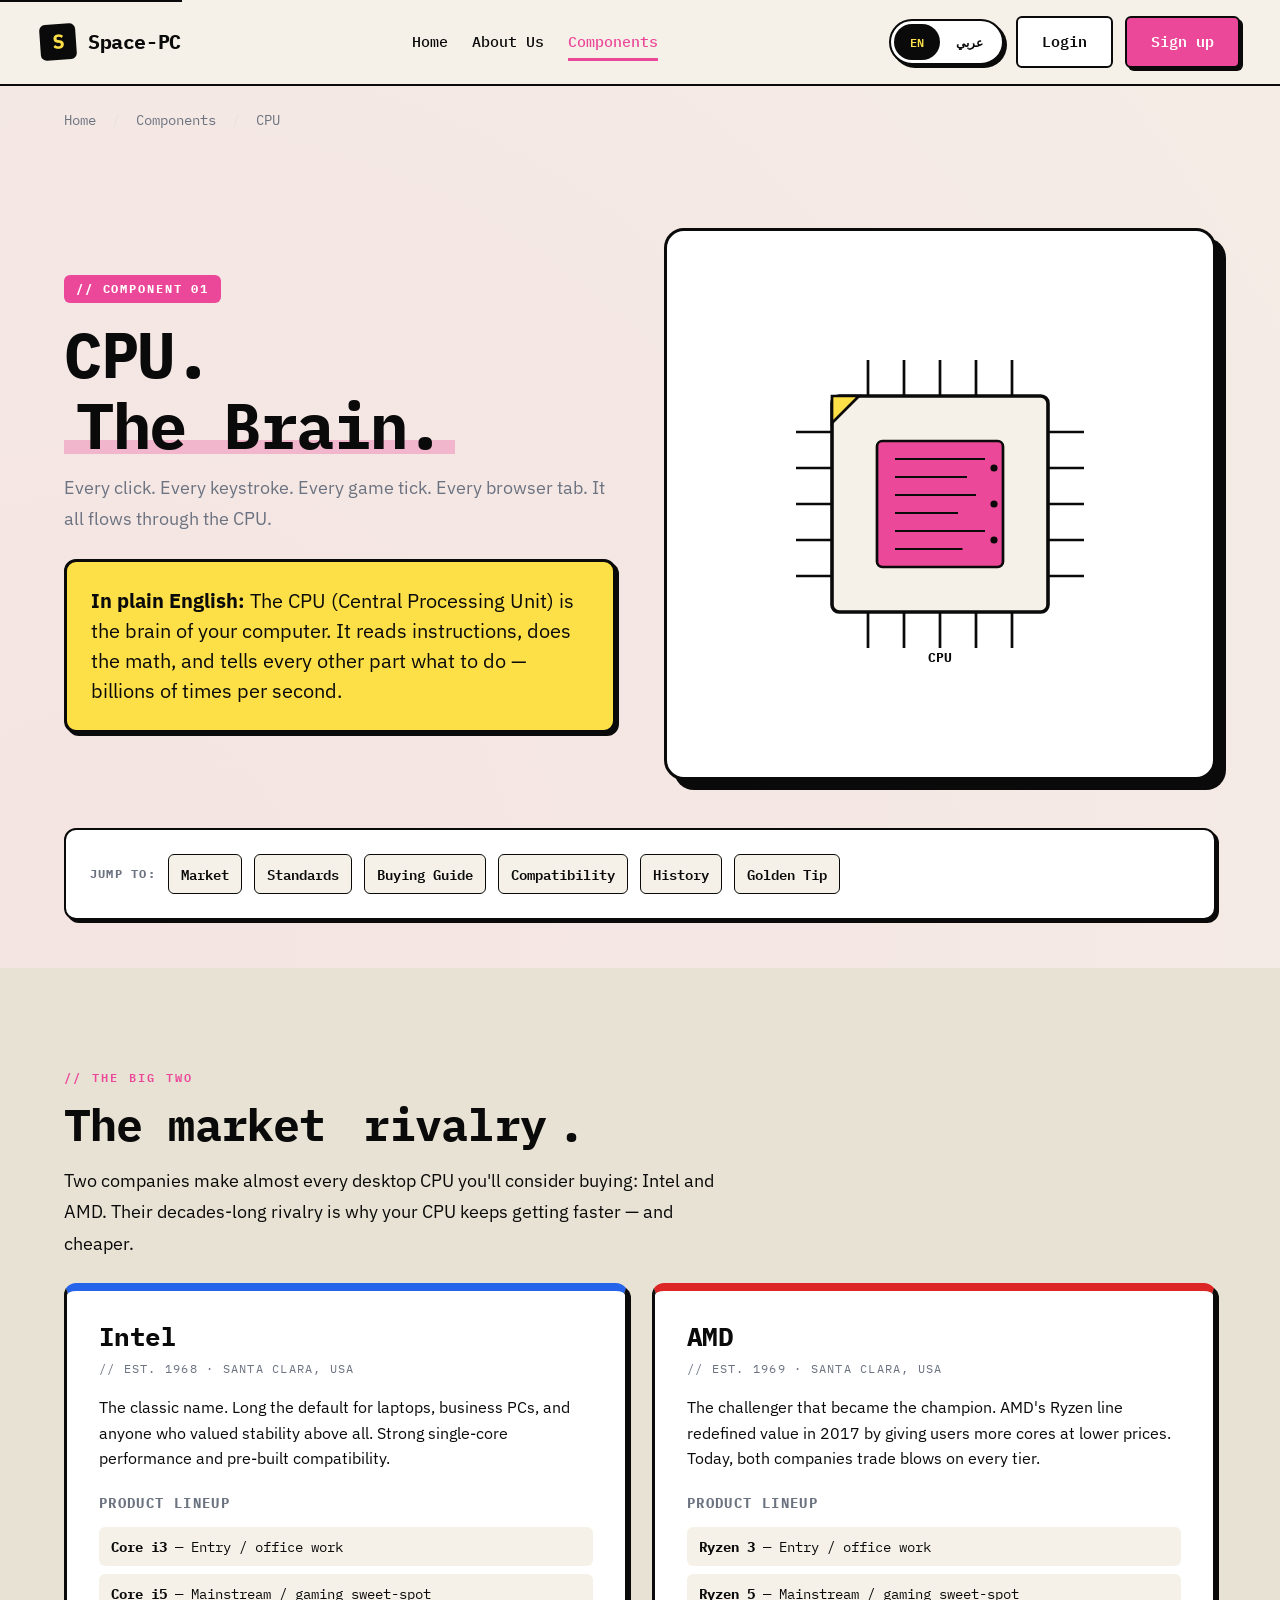
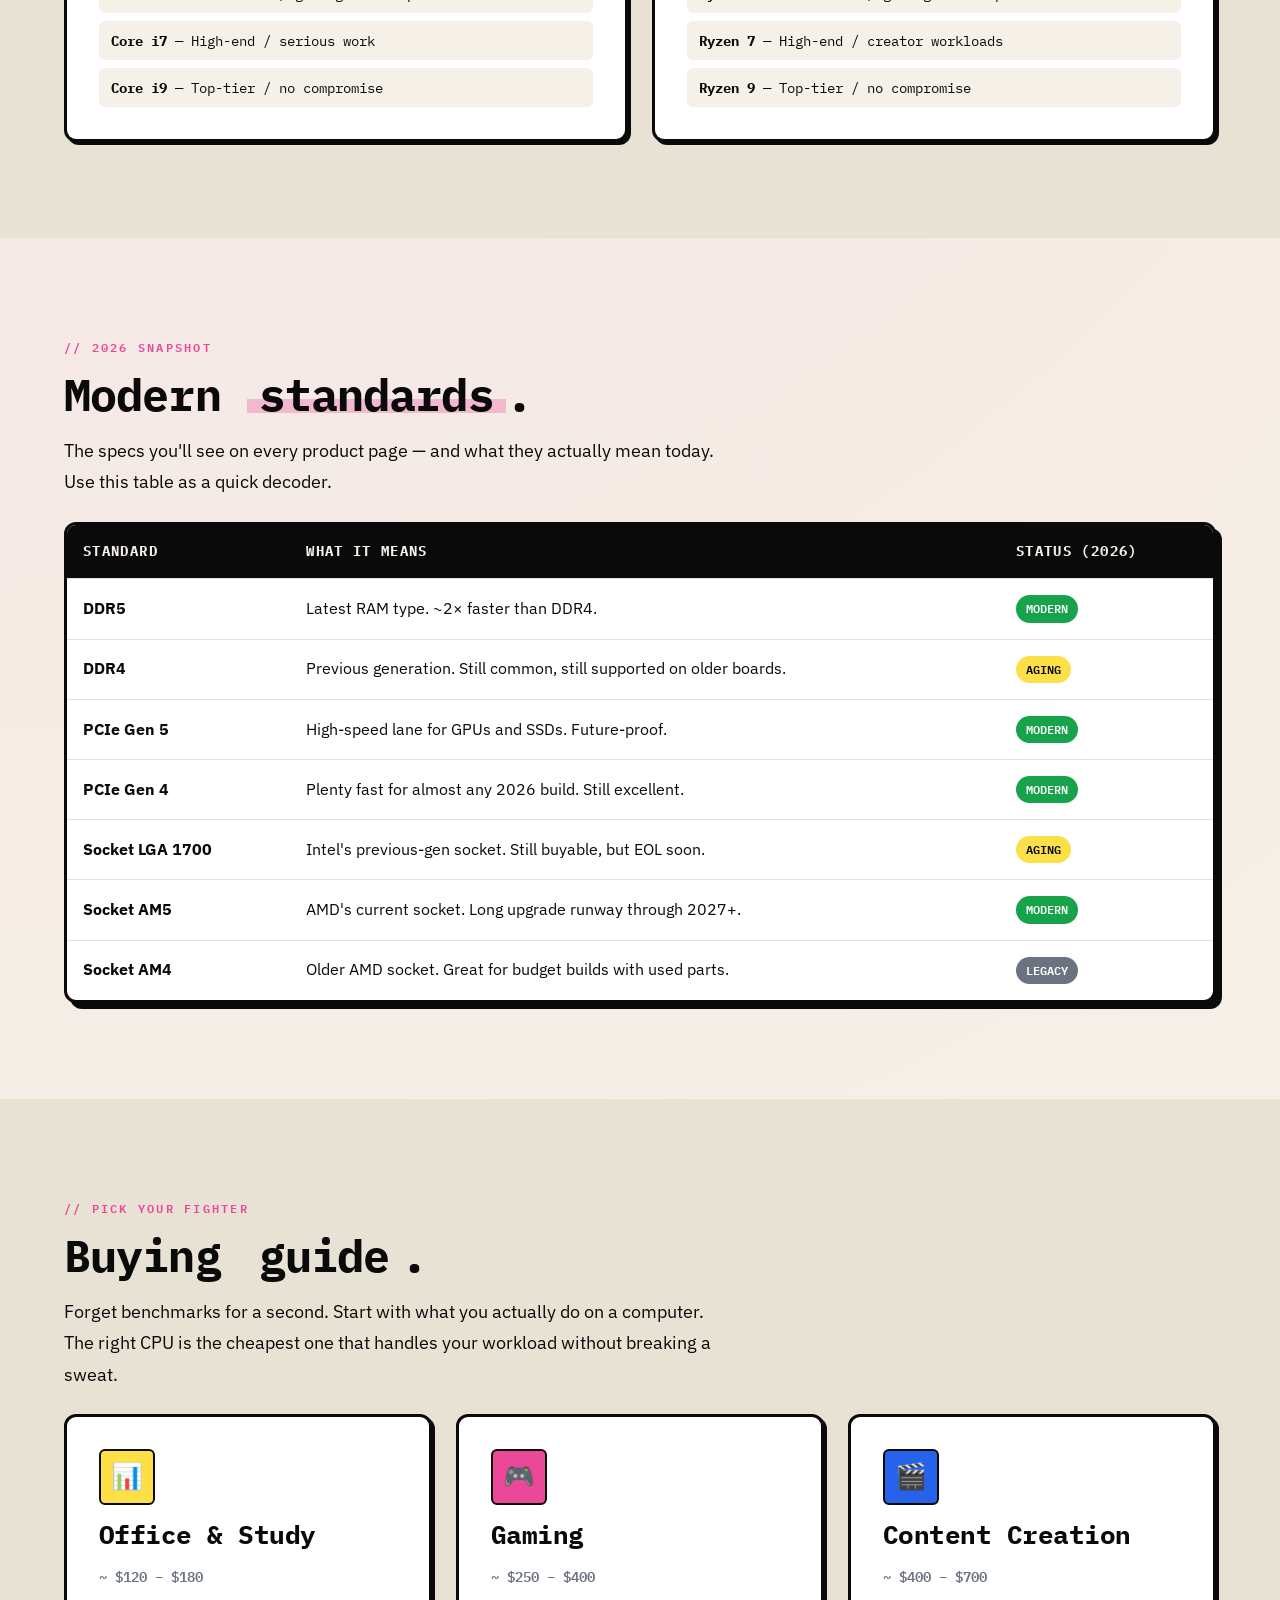
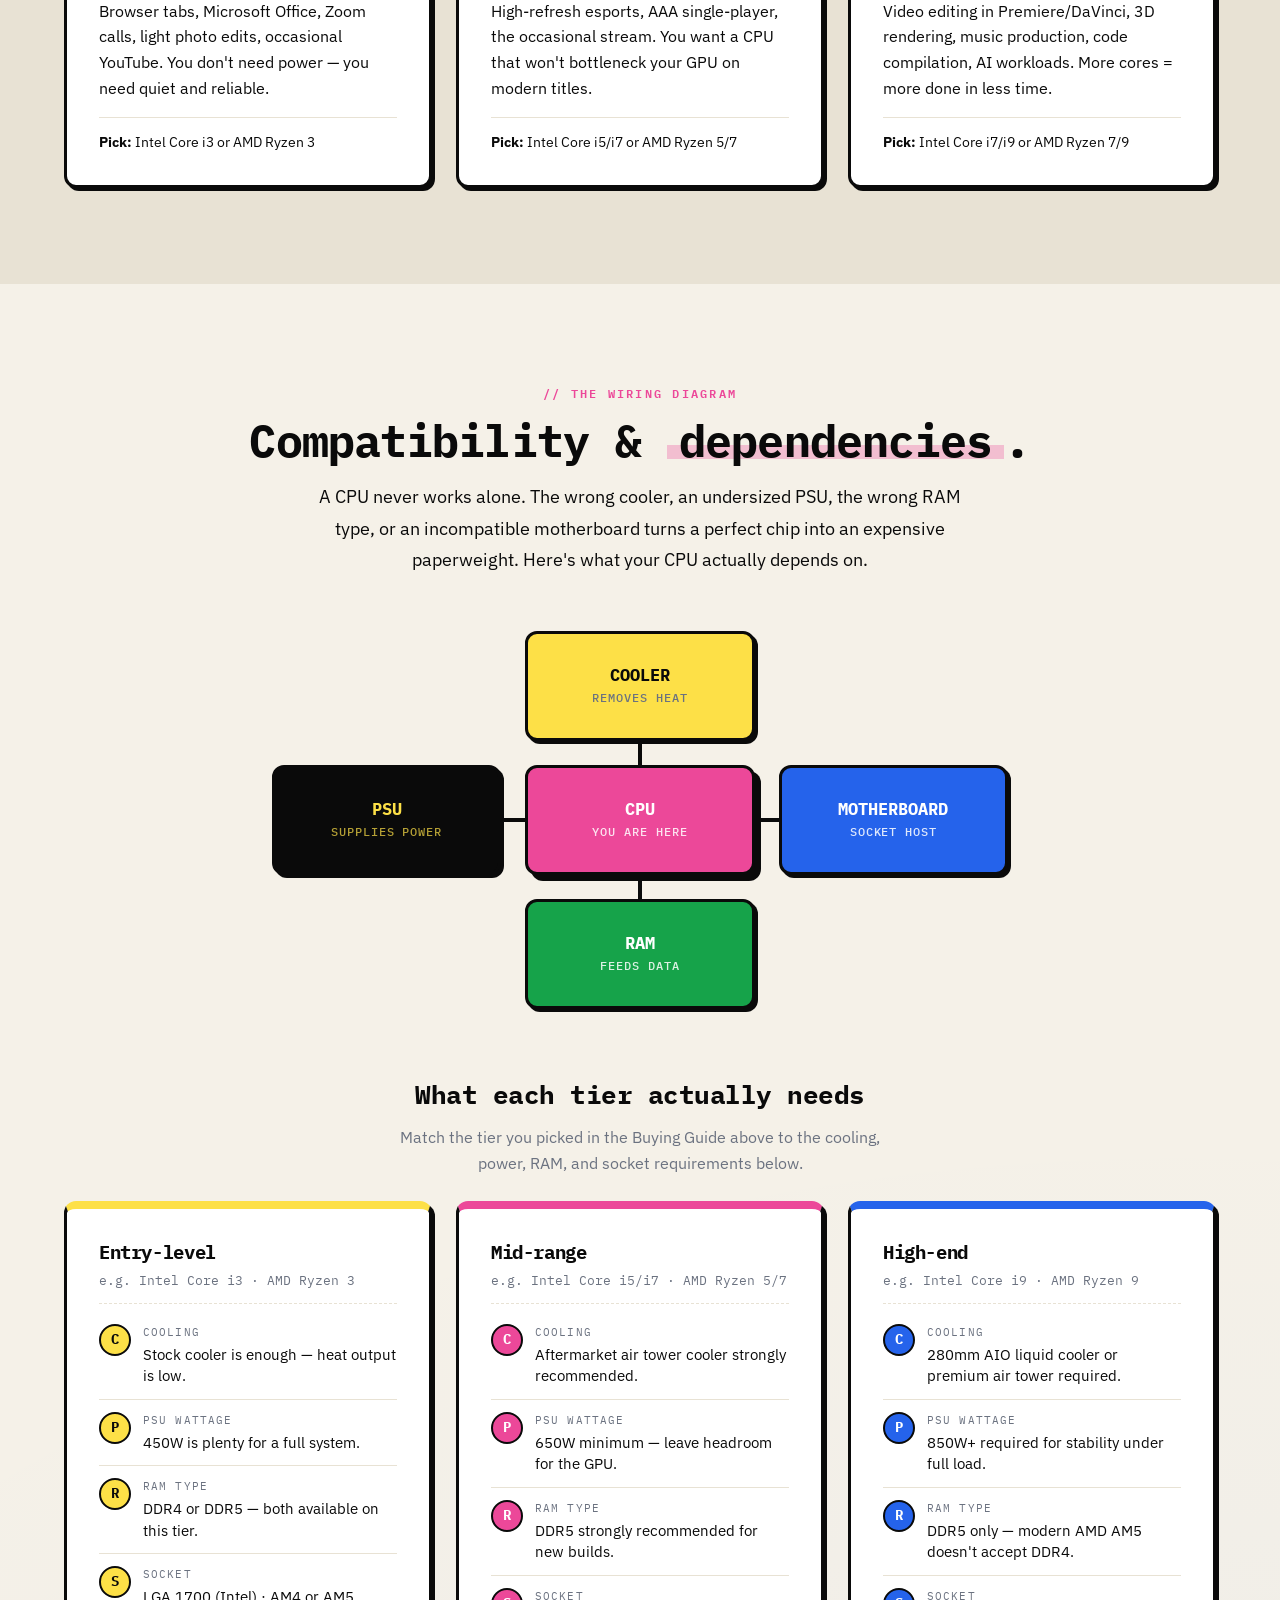
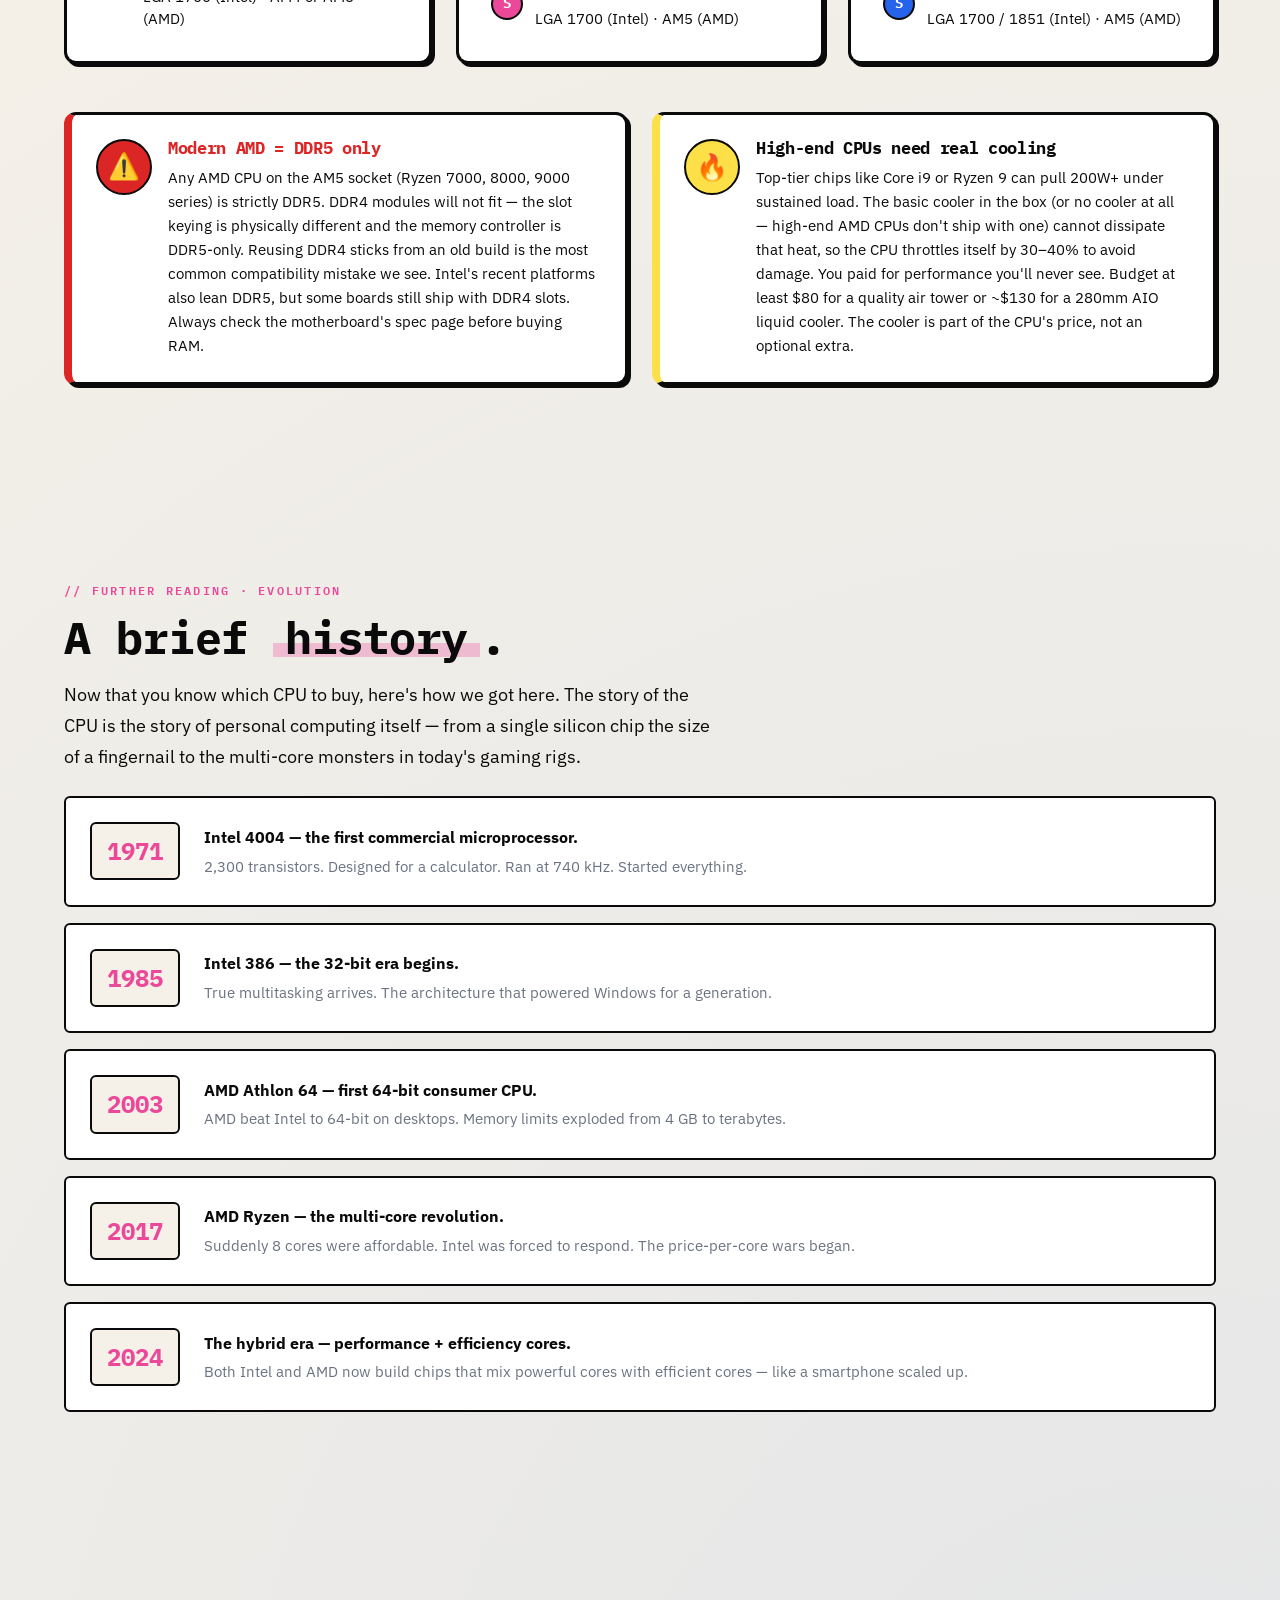
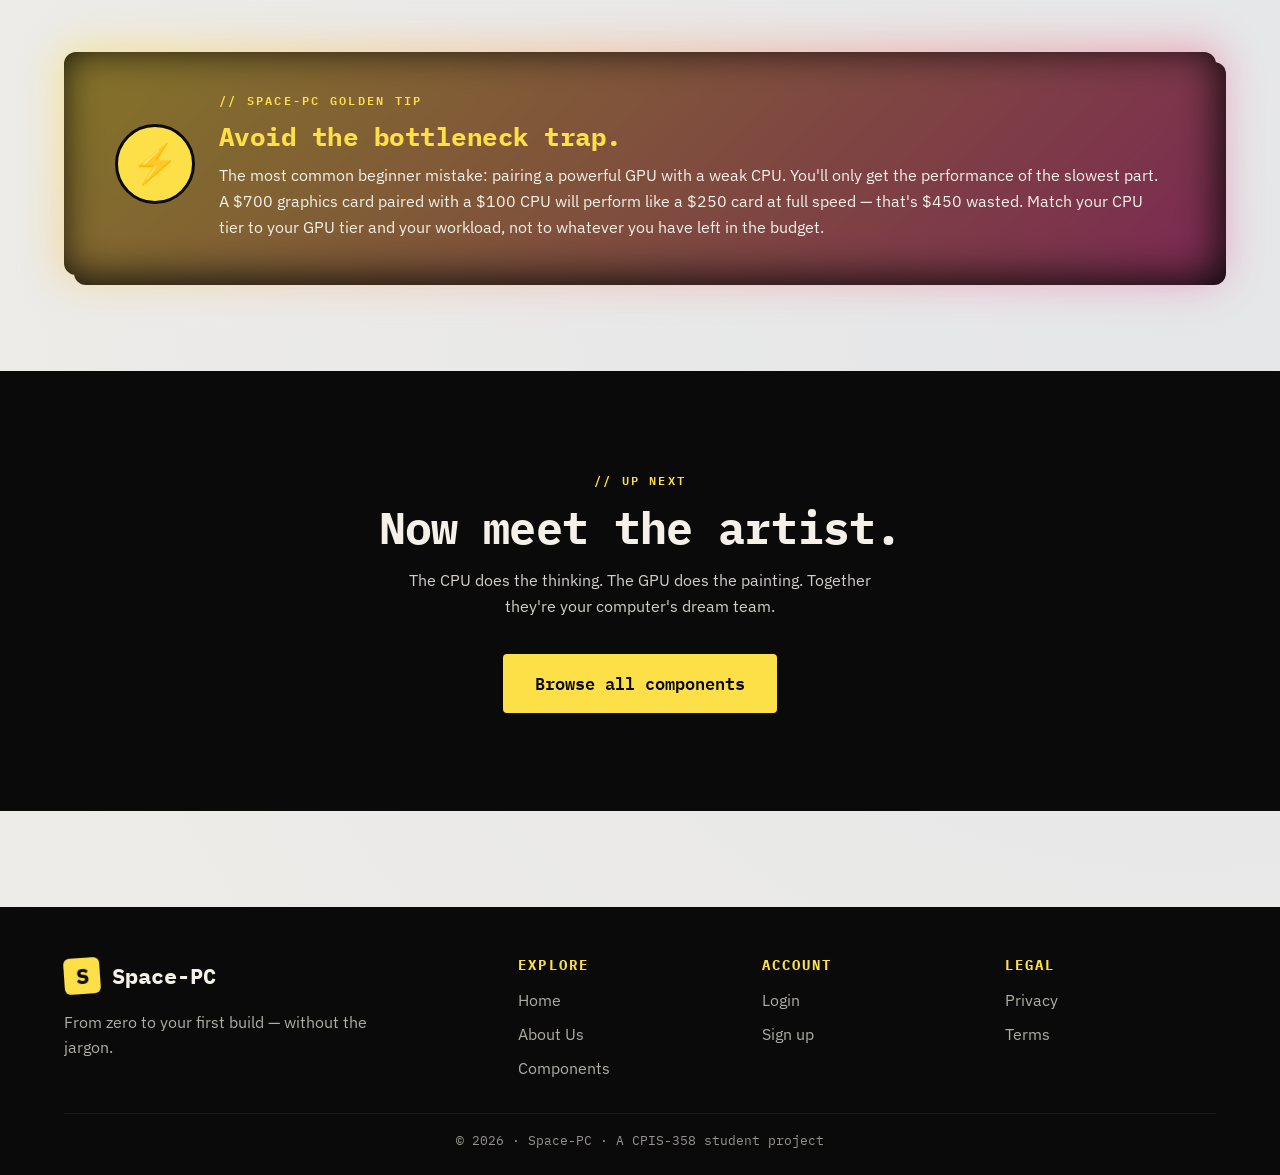
<file: cpu.html>
<!DOCTYPE html>
<html lang="en" dir="ltr">
<head>
  <meta charset="UTF-8" />
  <meta name="viewport" content="width=device-width, initial-scale=1.0" />
  <meta name="description" content="The CPU explained — what a processor does, Intel vs AMD, modern standards, and how to choose the right one for your use case." />
  <title data-en="CPU | The Brain — Space-PC" data-ar="المعالج (CPU) | العقل — سبيس-بي سي">CPU | The Brain — Space-PC</title>

  <link rel="preconnect" href="https://fonts.googleapis.com" />
  <link rel="preconnect" href="https://fonts.gstatic.com" crossorigin />
  <link rel="stylesheet"
        href="https://fonts.googleapis.com/css2?family=IBM+Plex+Mono:wght@400;500;600;700&family=IBM+Plex+Sans:wght@400;500;600;700&family=IBM+Plex+Sans+Arabic:wght@400;500;600;700&display=swap" />

  <link rel="stylesheet" href="styles.css" />

  <!-- Internal CSS — page-specific styles for the component template -->
  <style>
    .breadcrumbs {
      font-family: var(--font-display);
      font-size: 0.85rem;
      color: var(--color-muted);
      padding-top: var(--sp-5);
      margin-bottom: 0;
    }
    .breadcrumbs a { color: var(--color-muted); border-bottom: 1px dashed transparent; transition: all var(--t-fast); }
    .breadcrumbs a:hover { color: var(--color-primary); border-bottom-color: var(--color-primary); }
    .breadcrumbs .sep { margin: 0 var(--sp-2); color: var(--color-soft); }

    /* Inline-style emphasis on the component label */
    .component-tag {
      display: inline-block;
      padding: 4px 12px;
      background: var(--color-primary);
      color: #fff;
      font-family: var(--font-display);
      font-size: 0.78rem;
      font-weight: 700;
      letter-spacing: 0.15em;
      border-radius: var(--r-sm);
      margin-bottom: var(--sp-4);
      text-transform: uppercase;
    }

    /* CPU SVG illustration in the header */
    .cpu-illustration {
      width: 100%;
      height: 100%;
      max-width: 360px;
      max-height: 360px;
    }

    /* Quick-jump navigation (internal links to in-page sections) */
    .quick-jump {
      display: flex;
      flex-wrap: wrap;
      gap: var(--sp-3);
      padding: var(--sp-5);
      background: var(--color-surface);
      border: var(--border-base);
      border-radius: var(--r-md);
      box-shadow: var(--shadow-sm);
      margin-bottom: var(--sp-7);
    }
    .quick-jump a {
      font-family: var(--font-display);
      font-size: 0.85rem;
      font-weight: 600;
      padding: var(--sp-2) var(--sp-3);
      background: var(--color-bg);
      border: var(--border-thin);
      border-radius: var(--r-sm);
      transition: all var(--t-fast);
    }
    .quick-jump a:hover {
      background: var(--color-accent);
      transform: translateY(-2px);
      color: var(--color-ink);
    }
    .quick-jump strong {
      align-self: center;
      font-family: var(--font-display);
      font-size: 0.78rem;
      letter-spacing: 0.1em;
      text-transform: uppercase;
      color: var(--color-muted);
    }
  </style>
</head>

<body>
  <a href="#main" class="skip-link" data-en="Skip to content" data-ar="تخطّي إلى المحتوى">Skip to content</a>

  <!-- Master Page Header -->
  <header class="site-header">
    <div class="container nav">
      <a href="index.html" class="brand">
        <span class="brand-mark">S</span>
        <span data-en="Space-PC" data-ar="سبيس-بي سي">Space-PC</span>
      </a>
      <nav aria-label="Primary">
        <ul class="nav-links" id="primary-nav">
          <li><a href="index.html" data-en="Home"       data-ar="الرئيسية">Home</a></li>
          <li><a href="about.html" data-en="About Us"   data-ar="من نحن">About Us</a></li>
          <li><a href="cpu.html"   data-en="Components" data-ar="القطع">Components</a></li>
        </ul>
      </nav>
      <div class="nav-actions">
        <div class="lang-toggle" role="group" aria-label="Language switch">
          <button type="button" data-lang="en" class="is-active">EN</button>
          <button type="button" data-lang="ar">عربي</button>
        </div>
        <a href="login.html"  class="btn btn--ghost"   data-en="Login"   data-ar="تسجيل الدخول">Login</a>
        <a href="signup.html" class="btn btn--primary" data-en="Sign up" data-ar="إنشاء حساب">Sign up</a>
        <button class="nav-toggle" aria-label="Toggle menu" aria-expanded="false">☰</button>
      </div>
    </div>
  </header>

  <main id="main">

    <!-- ============= COMPONENT HEADER ============= -->
    <section>
      <div class="container">
        <nav class="breadcrumbs" aria-label="Breadcrumb">
          <a href="index.html"   data-en="Home"          data-ar="الرئيسية">Home</a>
          <span class="sep">/</span>
          <a href="index.html#components" data-en="Components" data-ar="القطع">Components</a>
          <span class="sep">/</span>
          <span data-en="CPU" data-ar="المعالج (CPU)">CPU</span>
        </nav>

        <div class="component-header">
          <div class="reveal">
            <span class="component-tag" data-en="// COMPONENT 01" data-ar="// القطعة 01">// COMPONENT 01</span>
            <h1>
              <span data-en="CPU." data-ar="المعالج (CPU).">CPU.</span><br />
              <span class="section-title"
                    data-en="The Brain."
                    data-ar="العقل.">The Brain.</span>
            </h1>
            <p class="lead" style="color: var(--color-muted);"
               data-en="Every click. Every keystroke. Every game tick. Every browser tab. It all flows through the CPU."
               data-ar="كل نقرة. كل ضغطة على لوحة المفاتيح. كل لحظة في اللعبة. كل تبويب في المتصفح. كله يمرّ عبر المعالج (CPU).">
              Every click. Every keystroke. Every game tick. Every browser tab. It all flows through the CPU.
            </p>

            <!-- Simple Definition box -->
            <div class="definition reveal reveal-delay-1">
              <strong data-en="In plain English:" data-ar="بكل بساطة:">In plain English:</strong>
              <span data-en="The CPU (Central Processing Unit) is the brain of your computer. It reads instructions, does the math, and tells every other part what to do — billions of times per second."
                    data-ar="المعالج (CPU) - وحدة المعالجة المركزية - هو العقل المدبّر لجهازك. يقرأ التعليمات، ينفّذ العمليات الحسابية، ويأمر بقية القطع بما يجب فعله — ملايين المرات في الثانية الواحدة.">
                The CPU (Central Processing Unit) is the brain of your computer. It reads instructions, does the math, and tells every other part what to do — billions of times per second.
              </span>
            </div>
          </div>

          <!-- Component image: SVG illustration of a CPU (project image, no external dependency) -->
          <div class="component-image reveal reveal-delay-2">
            <svg class="cpu-illustration" viewBox="0 0 400 400" xmlns="http://www.w3.org/2000/svg" aria-labelledby="cpu-svg-title">
              <title id="cpu-svg-title"
                     data-en="Illustration of a modern CPU with pin contacts"
                     data-ar="رسم توضيحي لمعالج حديث مع منافذ التوصيل">Modern CPU illustration</title>
              <!-- pins (top, bottom, left, right) -->
              <g stroke="#0a0a0a" stroke-width="3" fill="none">
                <!-- Top pins -->
                <line x1="120" y1="40" x2="120" y2="80"/>
                <line x1="160" y1="40" x2="160" y2="80"/>
                <line x1="200" y1="40" x2="200" y2="80"/>
                <line x1="240" y1="40" x2="240" y2="80"/>
                <line x1="280" y1="40" x2="280" y2="80"/>
                <!-- Bottom pins -->
                <line x1="120" y1="320" x2="120" y2="360"/>
                <line x1="160" y1="320" x2="160" y2="360"/>
                <line x1="200" y1="320" x2="200" y2="360"/>
                <line x1="240" y1="320" x2="240" y2="360"/>
                <line x1="280" y1="320" x2="280" y2="360"/>
                <!-- Left pins -->
                <line x1="40"  y1="120" x2="80"  y2="120"/>
                <line x1="40"  y1="160" x2="80"  y2="160"/>
                <line x1="40"  y1="200" x2="80"  y2="200"/>
                <line x1="40"  y1="240" x2="80"  y2="240"/>
                <line x1="40"  y1="280" x2="80"  y2="280"/>
                <!-- Right pins -->
                <line x1="320" y1="120" x2="360" y2="120"/>
                <line x1="320" y1="160" x2="360" y2="160"/>
                <line x1="320" y1="200" x2="360" y2="200"/>
                <line x1="320" y1="240" x2="360" y2="240"/>
                <line x1="320" y1="280" x2="360" y2="280"/>
              </g>
              <!-- Outer body -->
              <rect x="80" y="80" width="240" height="240" rx="8" fill="#f5f1e8" stroke="#0a0a0a" stroke-width="4"/>
              <!-- Inner die (the silicon chip) -->
              <rect x="130" y="130" width="140" height="140" rx="6" fill="#ec4899" stroke="#0a0a0a" stroke-width="3"/>
              <!-- Die circuit lines -->
              <g stroke="#0a0a0a" stroke-width="2" fill="none">
                <line x1="150" y1="150" x2="250" y2="150"/>
                <line x1="150" y1="170" x2="230" y2="170"/>
                <line x1="150" y1="190" x2="240" y2="190"/>
                <line x1="150" y1="210" x2="220" y2="210"/>
                <line x1="150" y1="230" x2="250" y2="230"/>
                <line x1="150" y1="250" x2="225" y2="250"/>
                <circle cx="260" cy="160" r="3" fill="#0a0a0a"/>
                <circle cx="260" cy="200" r="3" fill="#0a0a0a"/>
                <circle cx="260" cy="240" r="3" fill="#0a0a0a"/>
              </g>
              <!-- Notch indicator (top-left orientation marker, like real CPUs) -->
              <polygon points="80,80 110,80 80,110" fill="#fde047" stroke="#0a0a0a" stroke-width="3"/>
              <!-- Label -->
              <text x="200" y="375" text-anchor="middle" font-family="IBM Plex Mono, monospace" font-size="14" font-weight="700" fill="#0a0a0a">CPU</text>
            </svg>
          </div>
        </div>

        <!-- Quick jump (internal page links) -->
        <div class="quick-jump scroll-reveal" aria-label="Section quick links">
          <strong data-en="Jump to:" data-ar="انتقل إلى:">Jump to:</strong>
          <a href="#market"        data-en="Market"        data-ar="السوق">Market</a>
          <a href="#standards"     data-en="Standards"     data-ar="المعايير">Standards</a>
          <a href="#buying"        data-en="Buying Guide"  data-ar="دليل الشراء">Buying Guide</a>
          <a href="#compatibility" data-en="Compatibility" data-ar="التوافق">Compatibility</a>
          <a href="#history"       data-en="History"       data-ar="التاريخ">History</a>
          <a href="#tip"           data-en="Golden Tip"    data-ar="النصيحة الذهبية">Golden Tip</a>
        </div>
      </div>
    </section>

    <!-- ============= MARKET LANDSCAPE ============= -->
    <section id="market" class="section section--soft">
      <div class="container">
        <span class="eyebrow" data-en="// THE BIG TWO" data-ar="// الكبيران">// THE BIG TWO</span>
        <h2>
          <span data-en="The market" data-ar="ساحة">The market</span>
          <span class="section-title" data-en="rivalry" data-ar="المنافسة">rivalry</span><span data-en="." data-ar=".">.</span>
        </h2>
        <p class="lead" style="max-width: 60ch;"
           data-en="Two companies make almost every desktop CPU you'll consider buying: Intel and AMD. Their decades-long rivalry is why your CPU keeps getting faster — and cheaper."
           data-ar="شركتان تصنعان تقريباً كل معالج حاسوب مكتبي ستفكّر بشرائه: Intel و AMD. منافستهما عبر العقود هي سبب أن معالجك يصبح أسرع — وأرخص.">
          Two companies make almost every desktop CPU you'll consider buying: Intel and AMD. Their decades-long rivalry is why your CPU keeps getting faster — and cheaper.
        </p>

        <div class="brands-grid scroll-reveal">

          <!-- Intel card -->
          <article class="brand-card is-intel">
            <h3>Intel</h3>
            <p class="tagline" data-en="// EST. 1968 · SANTA CLARA, USA"
                              data-ar="// تأسست 1968 · سانتا كلارا، أمريكا">// EST. 1968 · SANTA CLARA, USA</p>
            <p data-en="The classic name. Long the default for laptops, business PCs, and anyone who valued stability above all. Strong single-core performance and pre-built compatibility."
               data-ar="الاسم الكلاسيكي. كان الخيار الافتراضي للمحمولة وأجهزة الأعمال ومن يفضّلون الاستقرار. أداء قوي للنواة الواحدة وتوافقية ممتازة مع الأجهزة الجاهزة.">
              The classic name. Long the default for laptops, business PCs, and anyone who valued stability above all. Strong single-core performance and pre-built compatibility.
            </p>
            <h4 style="margin-top: var(--sp-5); font-size: 0.85rem; text-transform: uppercase; letter-spacing: 0.1em; color: var(--color-muted);"
                data-en="Product lineup" data-ar="تشكيلة المنتجات">Product lineup</h4>
            <ul>
              <li><strong>Core i3</strong> — <span data-en="Entry / office work" data-ar="مبتدئ / أعمال مكتبية">Entry / office work</span></li>
              <li><strong>Core i5</strong> — <span data-en="Mainstream / gaming sweet-spot" data-ar="عام / النقطة المثالية للألعاب">Mainstream / gaming sweet-spot</span></li>
              <li><strong>Core i7</strong> — <span data-en="High-end / serious work" data-ar="راقٍ / للأعمال الجادّة">High-end / serious work</span></li>
              <li><strong>Core i9</strong> — <span data-en="Top-tier / no compromise" data-ar="القمة / بلا تنازلات">Top-tier / no compromise</span></li>
            </ul>
          </article>

          <!-- AMD card -->
          <article class="brand-card is-amd">
            <h3>AMD</h3>
            <p class="tagline" data-en="// EST. 1969 · SANTA CLARA, USA"
                              data-ar="// تأسست 1969 · سانتا كلارا، أمريكا">// EST. 1969 · SANTA CLARA, USA</p>
            <p data-en="The challenger that became the champion. AMD's Ryzen line redefined value in 2017 by giving users more cores at lower prices. Today, both companies trade blows on every tier."
               data-ar="المتحدّي الذي صار البطل. سلسلة Ryzen من AMD أعادت تعريف القيمة عام 2017 بتقديم أنوية أكثر بأسعار أقل. اليوم، الشركتان تتبادلان الضربات في كل فئة.">
              The challenger that became the champion. AMD's Ryzen line redefined value in 2017 by giving users more cores at lower prices. Today, both companies trade blows on every tier.
            </p>
            <h4 style="margin-top: var(--sp-5); font-size: 0.85rem; text-transform: uppercase; letter-spacing: 0.1em; color: var(--color-muted);"
                data-en="Product lineup" data-ar="تشكيلة المنتجات">Product lineup</h4>
            <ul>
              <li><strong>Ryzen 3</strong> — <span data-en="Entry / office work" data-ar="مبتدئ / أعمال مكتبية">Entry / office work</span></li>
              <li><strong>Ryzen 5</strong> — <span data-en="Mainstream / gaming sweet-spot" data-ar="عام / النقطة المثالية للألعاب">Mainstream / gaming sweet-spot</span></li>
              <li><strong>Ryzen 7</strong> — <span data-en="High-end / creator workloads" data-ar="راقٍ / للأعمال الإبداعية">High-end / creator workloads</span></li>
              <li><strong>Ryzen 9</strong> — <span data-en="Top-tier / no compromise" data-ar="القمة / بلا تنازلات">Top-tier / no compromise</span></li>
            </ul>
          </article>

        </div>
      </div>
    </section>

    <!-- ============= MODERN STANDARDS (TABLE) ============= -->
    <section id="standards" class="section">
      <div class="container">
        <span class="eyebrow" data-en="// 2026 SNAPSHOT" data-ar="// لقطة 2026">// 2026 SNAPSHOT</span>
        <h2>
          <span data-en="Modern" data-ar="المعايير">Modern</span>
          <span class="section-title" data-en="standards" data-ar="الحديثة">standards</span><span data-en="." data-ar=".">.</span>
        </h2>
        <p class="lead" style="max-width: 60ch;"
           data-en="The specs you'll see on every product page — and what they actually mean today. Use this table as a quick decoder."
           data-ar="المواصفات التي تراها في كل صفحة منتج — وما تعنيه فعلاً اليوم. استخدم هذا الجدول كمفكّ شيفرة سريع.">
          The specs you'll see on every product page — and what they actually mean today. Use this table as a quick decoder.
        </p>

        <table class="standards-table scroll-reveal">
          <thead>
            <tr>
              <th data-en="Standard" data-ar="المعيار">Standard</th>
              <th data-en="What it means" data-ar="ما يعنيه">What it means</th>
              <th data-en="Status (2026)" data-ar="الحالة (2026)">Status (2026)</th>
            </tr>
          </thead>
          <tbody>
            <tr>
              <td><strong>DDR5</strong></td>
              <td data-en="Latest RAM type. ~2× faster than DDR4."
                  data-ar="أحدث نوع للرام. أسرع تقريباً بمرتين من DDR4.">
                Latest RAM type. ~2× faster than DDR4.
              </td>
              <td><span class="status modern" data-en="MODERN" data-ar="حديث">MODERN</span></td>
            </tr>
            <tr>
              <td><strong>DDR4</strong></td>
              <td data-en="Previous generation. Still common, still supported on older boards."
                  data-ar="الجيل السابق. لا يزال شائعاً ومدعوماً على اللوحات الأقدم.">
                Previous generation. Still common, still supported on older boards.
              </td>
              <td><span class="status aging" data-en="AGING" data-ar="يتقادم">AGING</span></td>
            </tr>
            <tr>
              <td><strong>PCIe Gen 5</strong></td>
              <td data-en="High-speed lane for GPUs and SSDs. Future-proof."
                  data-ar="مسار عالي السرعة لكروت الشاشة وأقراص SSD. مستقبلي.">
                High-speed lane for GPUs and SSDs. Future-proof.
              </td>
              <td><span class="status modern" data-en="MODERN" data-ar="حديث">MODERN</span></td>
            </tr>
            <tr>
              <td><strong>PCIe Gen 4</strong></td>
              <td data-en="Plenty fast for almost any 2026 build. Still excellent."
                  data-ar="سريع بما يكفي لأي تجميعة في 2026. لا يزال ممتازاً.">
                Plenty fast for almost any 2026 build. Still excellent.
              </td>
              <td><span class="status modern" data-en="MODERN" data-ar="حديث">MODERN</span></td>
            </tr>
            <tr>
              <td><strong>Socket LGA 1700</strong></td>
              <td data-en="Intel's previous-gen socket. Still buyable, but EOL soon."
                  data-ar="منفذ Intel للجيل السابق. لا يزال متاحاً للشراء، لكن قارب على الانتهاء.">
                Intel's previous-gen socket. Still buyable, but EOL soon.
              </td>
              <td><span class="status aging" data-en="AGING" data-ar="يتقادم">AGING</span></td>
            </tr>
            <tr>
              <td><strong>Socket AM5</strong></td>
              <td data-en="AMD's current socket. Long upgrade runway through 2027+."
                  data-ar="منفذ AMD الحالي. مسار ترقية طويل حتى 2027 وما بعده.">
                AMD's current socket. Long upgrade runway through 2027+.
              </td>
              <td><span class="status modern" data-en="MODERN" data-ar="حديث">MODERN</span></td>
            </tr>
            <tr>
              <td><strong>Socket AM4</strong></td>
              <td data-en="Older AMD socket. Great for budget builds with used parts."
                  data-ar="منفذ AMD أقدم. مناسب للتجميعات الاقتصادية بقطع مستعملة.">
                Older AMD socket. Great for budget builds with used parts.
              </td>
              <td><span class="status legacy" data-en="LEGACY" data-ar="قديم">LEGACY</span></td>
            </tr>
          </tbody>
        </table>
      </div>
    </section>

    <!-- ============= USE-CASE BUYING GUIDE ============= -->
    <section id="buying" class="section section--soft">
      <div class="container">
        <span class="eyebrow" data-en="// PICK YOUR FIGHTER" data-ar="// اختر مقاتلك">// PICK YOUR FIGHTER</span>
        <h2>
          <span data-en="Buying" data-ar="دليل">Buying</span>
          <span class="section-title" data-en="guide" data-ar="الشراء">guide</span><span data-en="." data-ar=".">.</span>
        </h2>
        <p class="lead" style="max-width: 60ch;"
           data-en="Forget benchmarks for a second. Start with what you actually do on a computer. The right CPU is the cheapest one that handles your workload without breaking a sweat."
           data-ar="انسَ الاختبارات للحظة. ابدأ بما تفعله فعلاً على الحاسوب. المعالج المناسب هو الأرخص الذي يتعامل مع عملك دون أن يتعرّق.">
          Forget benchmarks for a second. Start with what you actually do on a computer. The right CPU is the cheapest one that handles your workload without breaking a sweat.
        </p>

        <div class="usecase-grid scroll-reveal">

          <!-- Office / Study -->
          <article class="usecase-card tier-budget">
            <div class="usecase-icon">📊</div>
            <h3 data-en="Office &amp; Study" data-ar="مكتب ودراسة">Office &amp; Study</h3>
            <p class="price">~ $120 – $180</p>
            <p data-en="Browser tabs, Microsoft Office, Zoom calls, light photo edits, occasional YouTube. You don't need power — you need quiet and reliable."
               data-ar="تبويبات متصفّح، أوفيس، مكالمات زووم، تعديلات صور خفيفة، يوتيوب أحياناً. لا تحتاج قوّة — تحتاج هدوءاً وموثوقية.">
              Browser tabs, Microsoft Office, Zoom calls, light photo edits, occasional YouTube. You don't need power — you need quiet and reliable.
            </p>
            <p style="margin-top: var(--sp-3); padding-top: var(--sp-3); border-top: 1px solid var(--color-soft); font-size: 0.9rem;">
              <strong data-en="Pick:" data-ar="اختر:">Pick:</strong>
              <span data-en=" Intel Core i3 or AMD Ryzen 3" data-ar=" Intel Core i3 أو AMD Ryzen 3">Intel Core i3 or AMD Ryzen 3</span>
            </p>
          </article>

          <!-- Gaming -->
          <article class="usecase-card tier-gaming">
            <div class="usecase-icon">🎮</div>
            <h3 data-en="Gaming" data-ar="ألعاب">Gaming</h3>
            <p class="price">~ $250 – $400</p>
            <p data-en="High-refresh esports, AAA single-player, the occasional stream. You want a CPU that won't bottleneck your GPU on modern titles."
               data-ar="ألعاب إلكترونية عالية المعدّل، ألعاب AAA فردية، بثّ أحياناً. تريد معالجاً لا يعرقل كرت الشاشة في الألعاب الحديثة.">
              High-refresh esports, AAA single-player, the occasional stream. You want a CPU that won't bottleneck your GPU on modern titles.
            </p>
            <p style="margin-top: var(--sp-3); padding-top: var(--sp-3); border-top: 1px solid var(--color-soft); font-size: 0.9rem;">
              <strong data-en="Pick:" data-ar="اختر:">Pick:</strong>
              <span data-en=" Intel Core i5/i7 or AMD Ryzen 5/7"
                    data-ar=" Intel Core i5/i7 أو AMD Ryzen 5/7">Intel Core i5/i7 or AMD Ryzen 5/7</span>
            </p>
          </article>

          <!-- Content Creation -->
          <article class="usecase-card tier-creator">
            <div class="usecase-icon">🎬</div>
            <h3 data-en="Content Creation" data-ar="صناعة المحتوى">Content Creation</h3>
            <p class="price">~ $400 – $700</p>
            <p data-en="Video editing in Premiere/DaVinci, 3D rendering, music production, code compilation, AI workloads. More cores = more done in less time."
               data-ar="تحرير فيديو على Premiere/DaVinci، تصيير ثلاثي الأبعاد، إنتاج موسيقى، تجميع كود، أعمال ذكاء اصطناعي. أنوية أكثر = إنجاز أكثر في وقت أقل.">
              Video editing in Premiere/DaVinci, 3D rendering, music production, code compilation, AI workloads. More cores = more done in less time.
            </p>
            <p style="margin-top: var(--sp-3); padding-top: var(--sp-3); border-top: 1px solid var(--color-soft); font-size: 0.9rem;">
              <strong data-en="Pick:" data-ar="اختر:">Pick:</strong>
              <span data-en=" Intel Core i7/i9 or AMD Ryzen 7/9"
                    data-ar=" Intel Core i7/i9 أو AMD Ryzen 7/9">Intel Core i7/i9 or AMD Ryzen 7/9</span>
            </p>
          </article>

        </div>
      </div>
    </section>

    <!-- ============= COMPATIBILITY & DEPENDENCIES ============= -->
    <section id="compatibility" class="section">
      <div class="container">
        <div style="text-align: center; margin-bottom: var(--sp-6);">
          <span class="eyebrow" data-en="// THE WIRING DIAGRAM" data-ar="// مخطط التوصيلات">// THE WIRING DIAGRAM</span>
          <h2>
            <span data-en="Compatibility &amp;" data-ar="التوافق">Compatibility &amp;</span>
            <span class="section-title" data-en="dependencies" data-ar="والمتطلّبات">dependencies</span><span data-en="." data-ar=".">.</span>
          </h2>
          <p class="lead" style="max-width: 62ch; margin: 0 auto;"
             data-en="A CPU never works alone. The wrong cooler, an undersized PSU, the wrong RAM type, or an incompatible motherboard turns a perfect chip into an expensive paperweight. Here's what your CPU actually depends on."
             data-ar="المعالج (CPU) لا يعمل وحده أبداً. مبرّد خاطئ، أو مزود طاقة (PSU) غير كافٍ، أو نوع رام غير متوافق، أو لوحة أم خاطئة — كلها تحوّل المعالج المثالي إلى ثقّالة ورق غالية الثمن. إليك ما يعتمد عليه المعالج (CPU) فعلاً.">
            A CPU never works alone. The wrong cooler, an undersized PSU, the wrong RAM type, or an incompatible motherboard turns a perfect chip into an expensive paperweight. Here's what your CPU actually depends on.
          </p>
        </div>

        <!-- HUB-AND-SPOKE RELATIONSHIP DIAGRAM -->
        <div class="dep-diagram scroll-reveal" role="img"
             aria-label="CPU dependencies diagram showing the four parts a CPU connects to">

          <div class="dep-node dep-node--top">
            <strong data-en="COOLER" data-ar="المبرّد (Cooler)">COOLER</strong>
            <span class="role" data-en="Removes heat" data-ar="يطرد الحرارة">Removes heat</span>
          </div>

          <div class="dep-node dep-node--left">
            <strong data-en="PSU" data-ar="مزود الطاقة (PSU)">PSU</strong>
            <span class="role" data-en="Supplies power" data-ar="يزوّد الطاقة">Supplies power</span>
          </div>

          <div class="dep-node dep-node--center">
            <strong data-en="CPU" data-ar="المعالج (CPU)">CPU</strong>
            <span class="role" data-en="You are here" data-ar="أنت هنا">You are here</span>
          </div>

          <div class="dep-node dep-node--right">
            <strong data-en="MOTHERBOARD" data-ar="اللوحة الأم (Motherboard)">MOTHERBOARD</strong>
            <span class="role" data-en="Socket host" data-ar="حاضنة المنفذ">Socket host</span>
          </div>

          <div class="dep-node dep-node--bottom">
            <strong data-en="RAM" data-ar="الذاكرة (RAM)">RAM</strong>
            <span class="role" data-en="Feeds data" data-ar="تزوّد البيانات">Feeds data</span>
          </div>
        </div>

        <!-- TIER-BASED REQUIREMENTS -->
        <div style="text-align: center; margin-top: var(--sp-7);">
          <h3 data-en="What each tier actually needs" data-ar="ما تحتاجه كل فئة فعلاً">
            What each tier actually needs
          </h3>
          <p style="color: var(--color-muted); max-width: 50ch; margin: 0 auto;"
             data-en="Match the tier you picked in the Buying Guide above to the cooling, power, RAM, and socket requirements below."
             data-ar="طابق الفئة التي اخترتها من دليل الشراء أعلاه مع متطلّبات التبريد والطاقة والرام والمنفذ أدناه.">
            Match the tier you picked in the Buying Guide above to the cooling, power, RAM, and socket requirements below.
          </p>
        </div>

        <div class="compat-grid scroll-reveal">

          <!-- Entry-level -->
          <article class="compat-card tier-entry">
            <h4 data-en="Entry-level" data-ar="مبتدئ">Entry-level</h4>
            <p class="compat-example"
               data-en="e.g. Intel Core i3 · AMD Ryzen 3"
               data-ar="مثل: Intel Core i3 · AMD Ryzen 3">e.g. Intel Core i3 · AMD Ryzen 3</p>

            <div class="compat-row">
              <div class="compat-icon" aria-hidden="true">C</div>
              <div class="compat-detail">
                <span class="compat-label" data-en="Cooling" data-ar="التبريد">Cooling</span>
                <span class="compat-value"
                      data-en="Stock cooler is enough — heat output is low."
                      data-ar="المبرّد الأصلي يكفي — إنتاج الحرارة منخفض.">
                  Stock cooler is enough — heat output is low.
                </span>
              </div>
            </div>

            <div class="compat-row">
              <div class="compat-icon" aria-hidden="true">P</div>
              <div class="compat-detail">
                <span class="compat-label" data-en="PSU wattage" data-ar="قدرة مزود الطاقة">PSU wattage</span>
                <span class="compat-value"
                      data-en="450W is plenty for a full system."
                      data-ar="450 واط كافية لجهاز كامل.">
                  450W is plenty for a full system.
                </span>
              </div>
            </div>

            <div class="compat-row">
              <div class="compat-icon" aria-hidden="true">R</div>
              <div class="compat-detail">
                <span class="compat-label" data-en="RAM type" data-ar="نوع الذاكرة">RAM type</span>
                <span class="compat-value"
                      data-en="DDR4 or DDR5 — both available on this tier."
                      data-ar="DDR4 أو DDR5 — كلاهما متاح في هذه الفئة.">
                  DDR4 or DDR5 — both available on this tier.
                </span>
              </div>
            </div>

            <div class="compat-row">
              <div class="compat-icon" aria-hidden="true">S</div>
              <div class="compat-detail">
                <span class="compat-label" data-en="Socket" data-ar="المنفذ">Socket</span>
                <span class="compat-value"
                      data-en="LGA 1700 (Intel) · AM4 or AM5 (AMD)"
                      data-ar="LGA 1700 (Intel) · AM4 أو AM5 (AMD)">
                  LGA 1700 (Intel) · AM4 or AM5 (AMD)
                </span>
              </div>
            </div>
          </article>

          <!-- Mid-range -->
          <article class="compat-card tier-mid">
            <h4 data-en="Mid-range" data-ar="متوسط">Mid-range</h4>
            <p class="compat-example"
               data-en="e.g. Intel Core i5/i7 · AMD Ryzen 5/7"
               data-ar="مثل: Intel Core i5/i7 · AMD Ryzen 5/7">e.g. Intel Core i5/i7 · AMD Ryzen 5/7</p>

            <div class="compat-row">
              <div class="compat-icon" aria-hidden="true">C</div>
              <div class="compat-detail">
                <span class="compat-label" data-en="Cooling" data-ar="التبريد">Cooling</span>
                <span class="compat-value"
                      data-en="Aftermarket air tower cooler strongly recommended."
                      data-ar="مبرّد هوائي إضافي من النوع البرجي يُنصح به بشدّة.">
                  Aftermarket air tower cooler strongly recommended.
                </span>
              </div>
            </div>

            <div class="compat-row">
              <div class="compat-icon" aria-hidden="true">P</div>
              <div class="compat-detail">
                <span class="compat-label" data-en="PSU wattage" data-ar="قدرة مزود الطاقة">PSU wattage</span>
                <span class="compat-value"
                      data-en="650W minimum — leave headroom for the GPU."
                      data-ar="650 واط على الأقل — اترك هامشاً لكرت الشاشة (GPU).">
                  650W minimum — leave headroom for the GPU.
                </span>
              </div>
            </div>

            <div class="compat-row">
              <div class="compat-icon" aria-hidden="true">R</div>
              <div class="compat-detail">
                <span class="compat-label" data-en="RAM type" data-ar="نوع الذاكرة">RAM type</span>
                <span class="compat-value"
                      data-en="DDR5 strongly recommended for new builds."
                      data-ar="DDR5 يُنصح به بشدّة للتجميعات الجديدة.">
                  DDR5 strongly recommended for new builds.
                </span>
              </div>
            </div>

            <div class="compat-row">
              <div class="compat-icon" aria-hidden="true">S</div>
              <div class="compat-detail">
                <span class="compat-label" data-en="Socket" data-ar="المنفذ">Socket</span>
                <span class="compat-value"
                      data-en="LGA 1700 (Intel) · AM5 (AMD)"
                      data-ar="LGA 1700 (Intel) · AM5 (AMD)">
                  LGA 1700 (Intel) · AM5 (AMD)
                </span>
              </div>
            </div>
          </article>

          <!-- High-end -->
          <article class="compat-card tier-high">
            <h4 data-en="High-end" data-ar="راقٍ">High-end</h4>
            <p class="compat-example"
               data-en="e.g. Intel Core i9 · AMD Ryzen 9"
               data-ar="مثل: Intel Core i9 · AMD Ryzen 9">e.g. Intel Core i9 · AMD Ryzen 9</p>

            <div class="compat-row">
              <div class="compat-icon" aria-hidden="true">C</div>
              <div class="compat-detail">
                <span class="compat-label" data-en="Cooling" data-ar="التبريد">Cooling</span>
                <span class="compat-value"
                      data-en="280mm AIO liquid cooler or premium air tower required."
                      data-ar="مبرّد مائي مُغلق 280 ملم أو برج هوائي راقٍ مطلوب.">
                  280mm AIO liquid cooler or premium air tower required.
                </span>
              </div>
            </div>

            <div class="compat-row">
              <div class="compat-icon" aria-hidden="true">P</div>
              <div class="compat-detail">
                <span class="compat-label" data-en="PSU wattage" data-ar="قدرة مزود الطاقة">PSU wattage</span>
                <span class="compat-value"
                      data-en="850W+ required for stability under full load."
                      data-ar="850 واط فأكثر مطلوب للاستقرار تحت الحمل الكامل.">
                  850W+ required for stability under full load.
                </span>
              </div>
            </div>

            <div class="compat-row">
              <div class="compat-icon" aria-hidden="true">R</div>
              <div class="compat-detail">
                <span class="compat-label" data-en="RAM type" data-ar="نوع الذاكرة">RAM type</span>
                <span class="compat-value"
                      data-en="DDR5 only — modern AMD AM5 doesn't accept DDR4."
                      data-ar="DDR5 فقط — منصة AMD AM5 الحديثة لا تقبل DDR4.">
                  DDR5 only — modern AMD AM5 doesn't accept DDR4.
                </span>
              </div>
            </div>

            <div class="compat-row">
              <div class="compat-icon" aria-hidden="true">S</div>
              <div class="compat-detail">
                <span class="compat-label" data-en="Socket" data-ar="المنفذ">Socket</span>
                <span class="compat-value"
                      data-en="LGA 1700 / 1851 (Intel) · AM5 (AMD)"
                      data-ar="LGA 1700 / 1851 (Intel) · AM5 (AMD)">
                  LGA 1700 / 1851 (Intel) · AM5 (AMD)
                </span>
              </div>
            </div>
          </article>

        </div>

        <!-- WARNING CALLOUTS — the gotchas -->
        <div class="warning-cards scroll-reveal">

          <article class="warning-card is-critical">
            <div class="warn-icon" aria-hidden="true">⚠️</div>
            <div>
              <h4 data-en="Modern AMD = DDR5 only"
                  data-ar="AMD الحديث = DDR5 فقط">
                Modern AMD = DDR5 only
              </h4>
              <p data-en="Any AMD CPU on the AM5 socket (Ryzen 7000, 8000, 9000 series) is strictly DDR5. DDR4 modules will not fit — the slot keying is physically different and the memory controller is DDR5-only. Reusing DDR4 sticks from an old build is the most common compatibility mistake we see. Intel's recent platforms also lean DDR5, but some boards still ship with DDR4 slots. Always check the motherboard's spec page before buying RAM."
                 data-ar="أيّ معالج AMD يعمل على منفذ AM5 (سلسلة Ryzen 7000 و 8000 و 9000) يدعم DDR5 حصراً. قطع DDR4 لن تركّب — الفتحة مختلفة فيزيائياً ومتحكّم الذاكرة يدعم DDR5 فقط. إعادة استخدام قطع DDR4 من تجميعة قديمة هو أكثر خطأ توافق نراه. منصّات Intel الحديثة تميل أيضاً نحو DDR5، لكن بعض اللوحات لا تزال تأتي بفتحات DDR4. تحقّق دائماً من صفحة مواصفات اللوحة الأم (Motherboard) قبل شراء الرام (RAM).">
                Any AMD CPU on the AM5 socket (Ryzen 7000, 8000, 9000 series) is strictly DDR5. DDR4 modules will not fit — the slot keying is physically different and the memory controller is DDR5-only. Reusing DDR4 sticks from an old build is the most common compatibility mistake we see. Intel's recent platforms also lean DDR5, but some boards still ship with DDR4 slots. Always check the motherboard's spec page before buying RAM.
              </p>
            </div>
          </article>

          <article class="warning-card is-warn">
            <div class="warn-icon" aria-hidden="true">🔥</div>
            <div>
              <h4 data-en="High-end CPUs need real cooling"
                  data-ar="المعالجات الراقية تحتاج تبريداً حقيقياً">
                High-end CPUs need real cooling
              </h4>
              <p data-en="Top-tier chips like Core i9 or Ryzen 9 can pull 200W+ under sustained load. The basic cooler in the box (or no cooler at all — high-end AMD CPUs don't ship with one) cannot dissipate that heat, so the CPU throttles itself by 30–40% to avoid damage. You paid for performance you'll never see. Budget at least $80 for a quality air tower or ~$130 for a 280mm AIO liquid cooler. The cooler is part of the CPU's price, not an optional extra."
                 data-ar="معالجات القمّة مثل Core i9 أو Ryzen 9 قد تستهلك أكثر من 200 واط تحت الحمل المتواصل. المبرّد الأصلي في العلبة (أو غيابه أصلاً، فمعالجات AMD الراقية لا تأتي بمبرّد) لا يستطيع تصريف هذه الحرارة، فيُخفّض المعالج (CPU) أداءه ذاتياً بنسبة 30-40% لتفادي التلف. دفعتَ مقابل أداء لن تراه. خصّص على الأقل 80$ لمبرّد هوائي برجي جيّد، أو 130$ لمبرّد مائي مغلق 280 ملم. المبرّد جزء من سعر المعالج (CPU)، وليس إضافة اختيارية.">
                Top-tier chips like Core i9 or Ryzen 9 can pull 200W+ under sustained load. The basic cooler in the box (or no cooler at all — high-end AMD CPUs don't ship with one) cannot dissipate that heat, so the CPU throttles itself by 30–40% to avoid damage. You paid for performance you'll never see. Budget at least $80 for a quality air tower or ~$130 for a 280mm AIO liquid cooler. The cooler is part of the CPU's price, not an optional extra.
              </p>
            </div>
          </article>

        </div>
      </div>
    </section>

    <!-- ============= HISTORY ============= -->
    <section id="history" class="section">
      <div class="container">
        <span class="eyebrow" data-en="// FURTHER READING · EVOLUTION" data-ar="// قراءة إضافية · التطوّر">// FURTHER READING · EVOLUTION</span>
        <h2>
          <span data-en="A brief" data-ar="تاريخ موجز">A brief</span>
          <span class="section-title" data-en="history" data-ar="للقطعة">history</span><span data-en="." data-ar=".">.</span>
        </h2>
        <p class="lead" style="max-width: 60ch;"
           data-en="Now that you know which CPU to buy, here's how we got here. The story of the CPU is the story of personal computing itself — from a single silicon chip the size of a fingernail to the multi-core monsters in today's gaming rigs."
           data-ar="بعد أن عرفت أيّ معالج (CPU) تشتري، إليك كيف وصلنا إلى هنا. قصة المعالج (CPU) هي قصة الحاسوب الشخصي بحدّ ذاته — من شريحة سيليكون واحدة بحجم الظفر، إلى الوحوش متعددة النوى في حواسيب الألعاب اليوم.">
          Now that you know which CPU to buy, here's how we got here. The story of the CPU is the story of personal computing itself — from a single silicon chip the size of a fingernail to the multi-core monsters in today's gaming rigs.
        </p>

        <!-- Ordered list with custom timeline styling -->
        <ol class="history-timeline scroll-reveal">
          <li>
            <span class="year">1971</span>
            <div>
              <strong data-en="Intel 4004 — the first commercial microprocessor."
                      data-ar="معالج Intel 4004 — أول معالج تجاري في التاريخ.">
                Intel 4004 — the first commercial microprocessor.
              </strong>
              <p style="margin-top: 4px; color: var(--color-muted); font-size: 0.92rem;"
                 data-en="2,300 transistors. Designed for a calculator. Ran at 740 kHz. Started everything."
                 data-ar="2,300 ترانزستور. صُمّم للآلة الحاسبة. تردد 740 كيلوهرتز. بدأ كل شيء.">
                2,300 transistors. Designed for a calculator. Ran at 740 kHz. Started everything.
              </p>
            </div>
          </li>
          <li>
            <span class="year">1985</span>
            <div>
              <strong data-en="Intel 386 — the 32-bit era begins."
                      data-ar="معالج Intel 386 — بداية عصر 32-بت.">
                Intel 386 — the 32-bit era begins.
              </strong>
              <p style="margin-top: 4px; color: var(--color-muted); font-size: 0.92rem;"
                 data-en="True multitasking arrives. The architecture that powered Windows for a generation."
                 data-ar="وصول تعدّد المهام الحقيقي. المعمارية التي شغّلت ويندوز لجيل كامل.">
                True multitasking arrives. The architecture that powered Windows for a generation.
              </p>
            </div>
          </li>
          <li>
            <span class="year">2003</span>
            <div>
              <strong data-en="AMD Athlon 64 — first 64-bit consumer CPU."
                      data-ar="معالج AMD Athlon 64 — أول معالج استهلاكي بـ 64-بت.">
                AMD Athlon 64 — first 64-bit consumer CPU.
              </strong>
              <p style="margin-top: 4px; color: var(--color-muted); font-size: 0.92rem;"
                 data-en="AMD beat Intel to 64-bit on desktops. Memory limits exploded from 4 GB to terabytes."
                 data-ar="AMD سبقت Intel إلى 64-بت في الحواسيب المكتبية. حدود الذاكرة قفزت من 4 جيجا إلى تيرابايت.">
                AMD beat Intel to 64-bit on desktops. Memory limits exploded from 4 GB to terabytes.
              </p>
            </div>
          </li>
          <li>
            <span class="year">2017</span>
            <div>
              <strong data-en="AMD Ryzen — the multi-core revolution."
                      data-ar="معالج AMD Ryzen — ثورة تعدّد النوى.">
                AMD Ryzen — the multi-core revolution.
              </strong>
              <p style="margin-top: 4px; color: var(--color-muted); font-size: 0.92rem;"
                 data-en="Suddenly 8 cores were affordable. Intel was forced to respond. The price-per-core wars began."
                 data-ar="فجأة، أصبحت 8 أنوية في متناول الجميع. اضطرت Intel للردّ. وبدأت حرب السعر مقابل النواة.">
                Suddenly 8 cores were affordable. Intel was forced to respond. The price-per-core wars began.
              </p>
            </div>
          </li>
          <li>
            <span class="year">2024</span>
            <div>
              <strong data-en="The hybrid era — performance + efficiency cores."
                      data-ar="عصر الهجين — أنوية الأداء + أنوية الكفاءة.">
                The hybrid era — performance + efficiency cores.
              </strong>
              <p style="margin-top: 4px; color: var(--color-muted); font-size: 0.92rem;"
                 data-en="Both Intel and AMD now build chips that mix powerful cores with efficient cores — like a smartphone scaled up."
                 data-ar="كلتا الشركتان تبنيان رقاقات تمزج بين أنوية قوية وأنوية موفّرة — مثل الهاتف الذكي بحجم أكبر.">
                Both Intel and AMD now build chips that mix powerful cores with efficient cores — like a smartphone scaled up.
              </p>
            </div>
          </li>
        </ol>
      </div>
    </section>

    <!-- ============= GOLDEN TIP ============= -->
    <section id="tip" class="section">
      <div class="container">
        <div class="golden-tip scroll-reveal">
          <div class="tip-icon">⚡</div>
          <div>
            <span class="eyebrow" style="color: var(--color-accent);"
                  data-en="// SPACE-PC GOLDEN TIP" data-ar="// النصيحة الذهبية من سبيس-بي سي">// SPACE-PC GOLDEN TIP</span>
            <h3 data-en="Avoid the bottleneck trap." data-ar="تجنّب فخّ الاختناق.">Avoid the bottleneck trap.</h3>
            <p data-en="The most common beginner mistake: pairing a powerful GPU with a weak CPU. You'll only get the performance of the slowest part. A $700 graphics card paired with a $100 CPU will perform like a $250 card at full speed — that's $450 wasted. Match your CPU tier to your GPU tier and your workload, not to whatever you have left in the budget."
               data-ar="الخطأ الأكثر شيوعاً للمبتدئ: ربط كرت شاشة قوي بمعالج (CPU) ضعيف. ستحصل فقط على أداء أبطأ قطعة بينهما. كرت شاشة بـ 700$ مع معالج بـ 100$ سيؤدّي مثل كرت بـ 250$ يعمل بكامل سرعته — هذا 450$ ضائعة. طابق فئة المعالج (CPU) مع فئة كرت الشاشة (GPU) وحجم عملك، لا مع ما تبقّى من الميزانية.">
              The most common beginner mistake: pairing a powerful GPU with a weak CPU. You'll only get the performance of the slowest part. A $700 graphics card paired with a $100 CPU will perform like a $250 card at full speed — that's $450 wasted. Match your CPU tier to your GPU tier and your workload, not to whatever you have left in the budget.
            </p>
          </div>
        </div>
      </div>
    </section>

    <!-- ============= NEXT COMPONENT TEASER ============= -->
    <section class="section section--ink">
      <div class="container" style="text-align: center;">
        <span class="eyebrow" style="color: var(--color-accent);"
              data-en="// UP NEXT" data-ar="// التالي">// UP NEXT</span>
        <h2 data-en="Now meet the artist." data-ar="والآن، تعرّف على الفنان.">Now meet the artist.</h2>
        <p style="max-width: 50ch; margin: var(--sp-4) auto var(--sp-6); opacity: 0.85;"
           data-en="The CPU does the thinking. The GPU does the painting. Together they're your computer's dream team."
           data-ar="المعالج (CPU) يفكّر. كرت الشاشة (GPU) يرسم. معاً، يشكّلان فريق أحلام جهازك.">
          The CPU does the thinking. The GPU does the painting. Together they're your computer's dream team.
        </p>
        <a href="index.html#components" class="btn btn--accent btn--lg"
           data-en="Browse all components" data-ar="استعرض كل القطع">Browse all components</a>
      </div>
    </section>
  </main>

  <!-- Master Page Footer -->
  <footer class="site-footer">
    <div class="container">
      <div class="footer-grid">
        <div>
          <div class="footer-brand">
            <span class="brand-mark">S</span>
            <span data-en="Space-PC" data-ar="سبيس-بي سي">Space-PC</span>
          </div>
          <p class="footer-tagline"
             data-en="From zero to your first build — without the jargon."
             data-ar="من الصفر إلى أوّل تجميعة — بلا مصطلحات معقّدة.">
            From zero to your first build — without the jargon.
          </p>
        </div>
        <div>
          <h4 data-en="Explore" data-ar="استكشف">Explore</h4>
          <ul>
            <li><a href="index.html" data-en="Home"     data-ar="الرئيسية">Home</a></li>
            <li><a href="about.html" data-en="About Us" data-ar="من نحن">About Us</a></li>
            <li><a href="cpu.html"   data-en="Components" data-ar="القطع">Components</a></li>
          </ul>
        </div>
        <div>
          <h4 data-en="Account" data-ar="الحساب">Account</h4>
          <ul>
            <li><a href="login.html"  data-en="Login"   data-ar="تسجيل الدخول">Login</a></li>
            <li><a href="signup.html" data-en="Sign up" data-ar="إنشاء حساب">Sign up</a></li>
          </ul>
        </div>
        <div>
          <h4 data-en="Legal" data-ar="قانوني">Legal</h4>
          <ul>
            <li><a href="#" data-en="Privacy" data-ar="الخصوصية">Privacy</a></li>
            <li><a href="#" data-en="Terms"   data-ar="الشروط">Terms</a></li>
          </ul>
        </div>
      </div>
      <div class="footer-bottom">
        © <span id="footer-year">2026</span> · Space-PC ·
        <span data-en="A CPIS-358 student project" data-ar="مشروع طلاّبي لمقرر CPIS-358">A CPIS-358 student project</span>
      </div>
    </div>
  </footer>

  <script src="script.js"></script>

  <script>
    // Embedded script — page-specific console branding + simple smooth-scroll polish
    (function () {
      'use strict';
      console.log('%cSpace-PC ✦ CPU page loaded — the brain of every build.',
                  'color:#ec4899; font-weight:700; font-family:monospace;');
    })();
  </script>
</body>
</html>
</file>
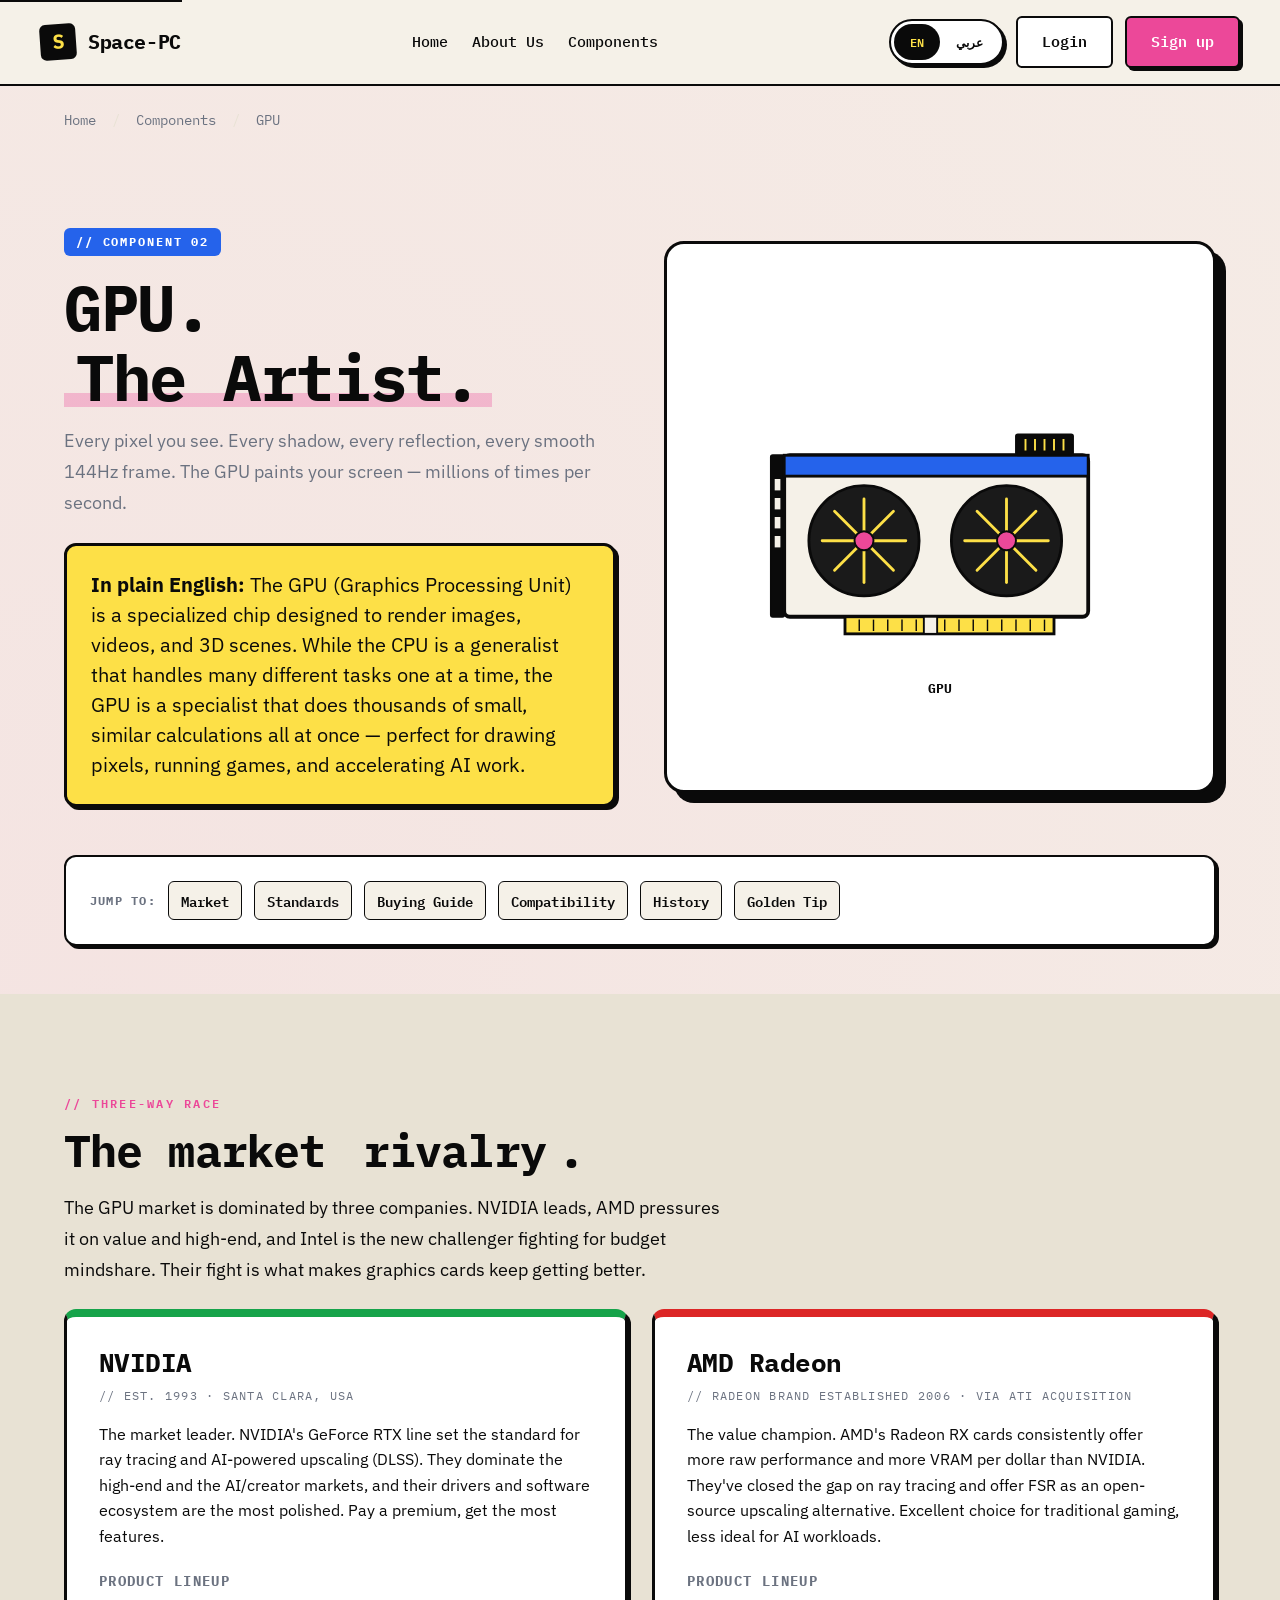
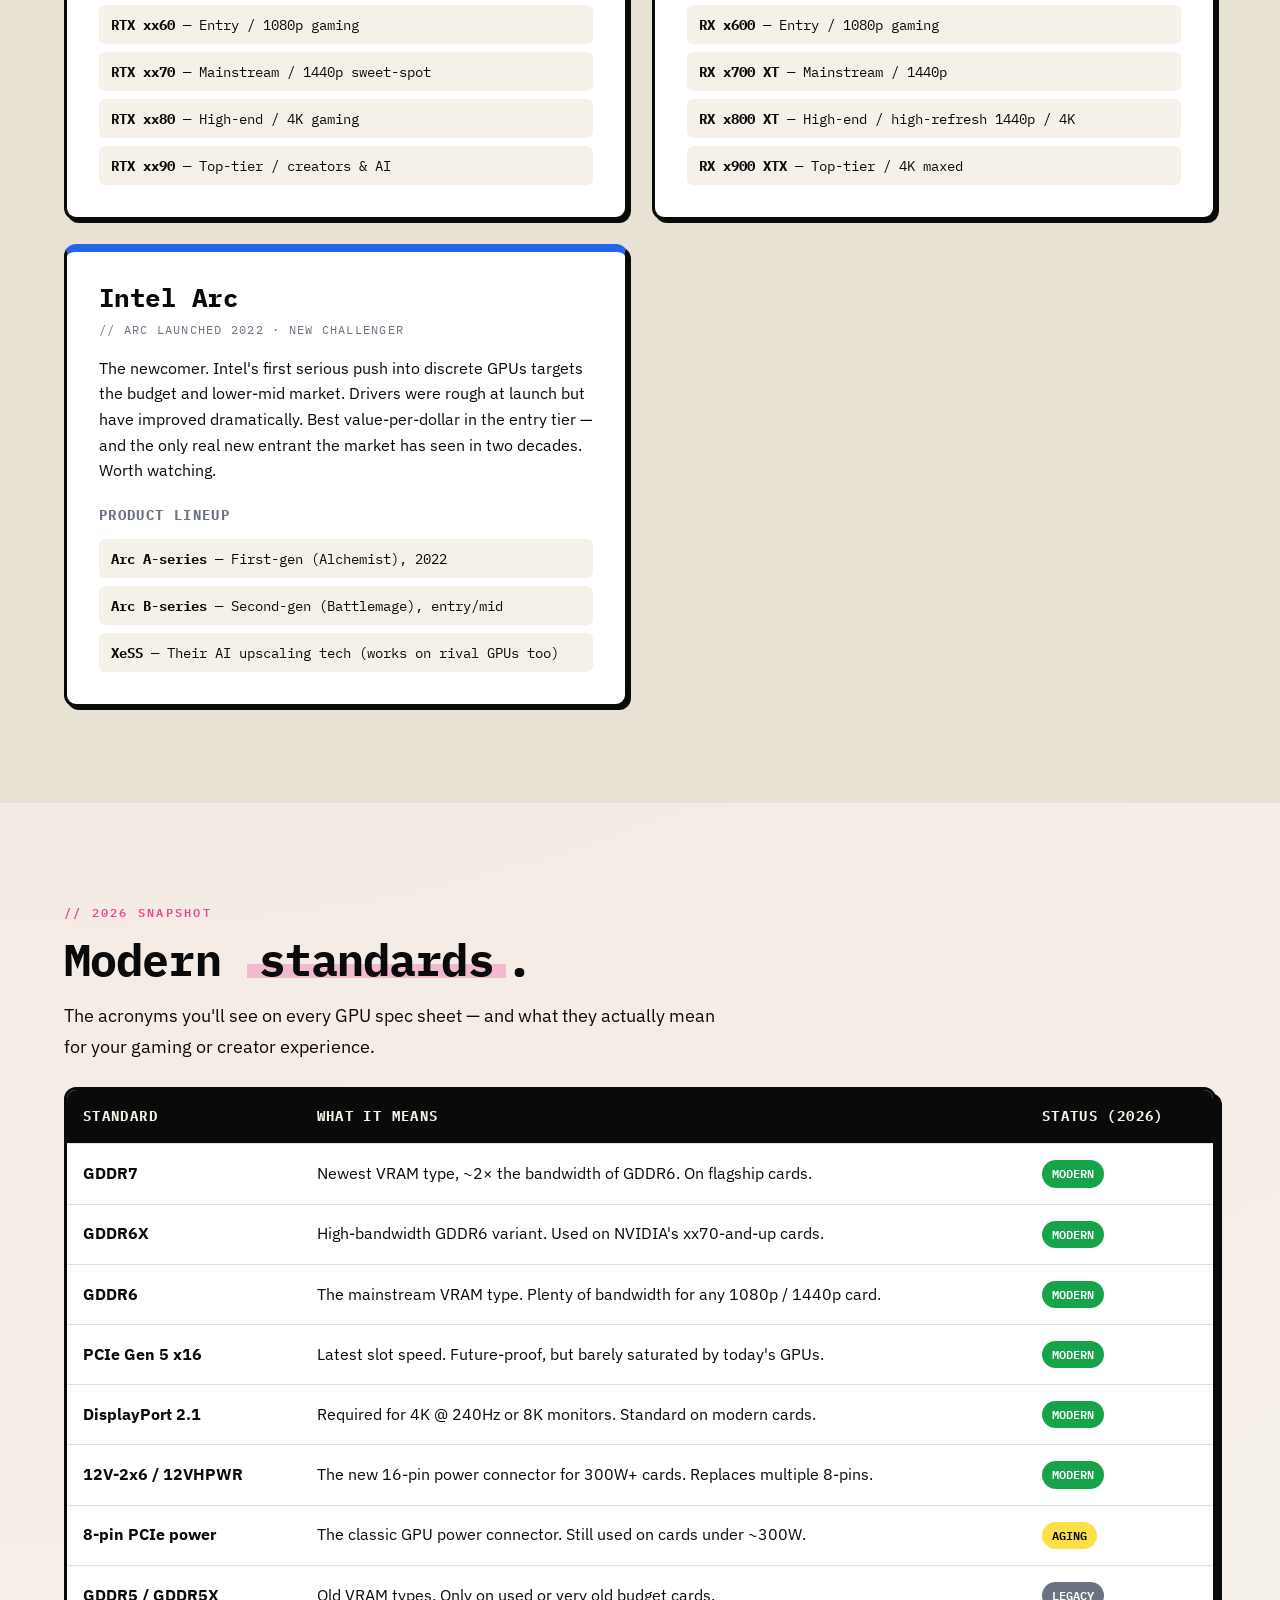
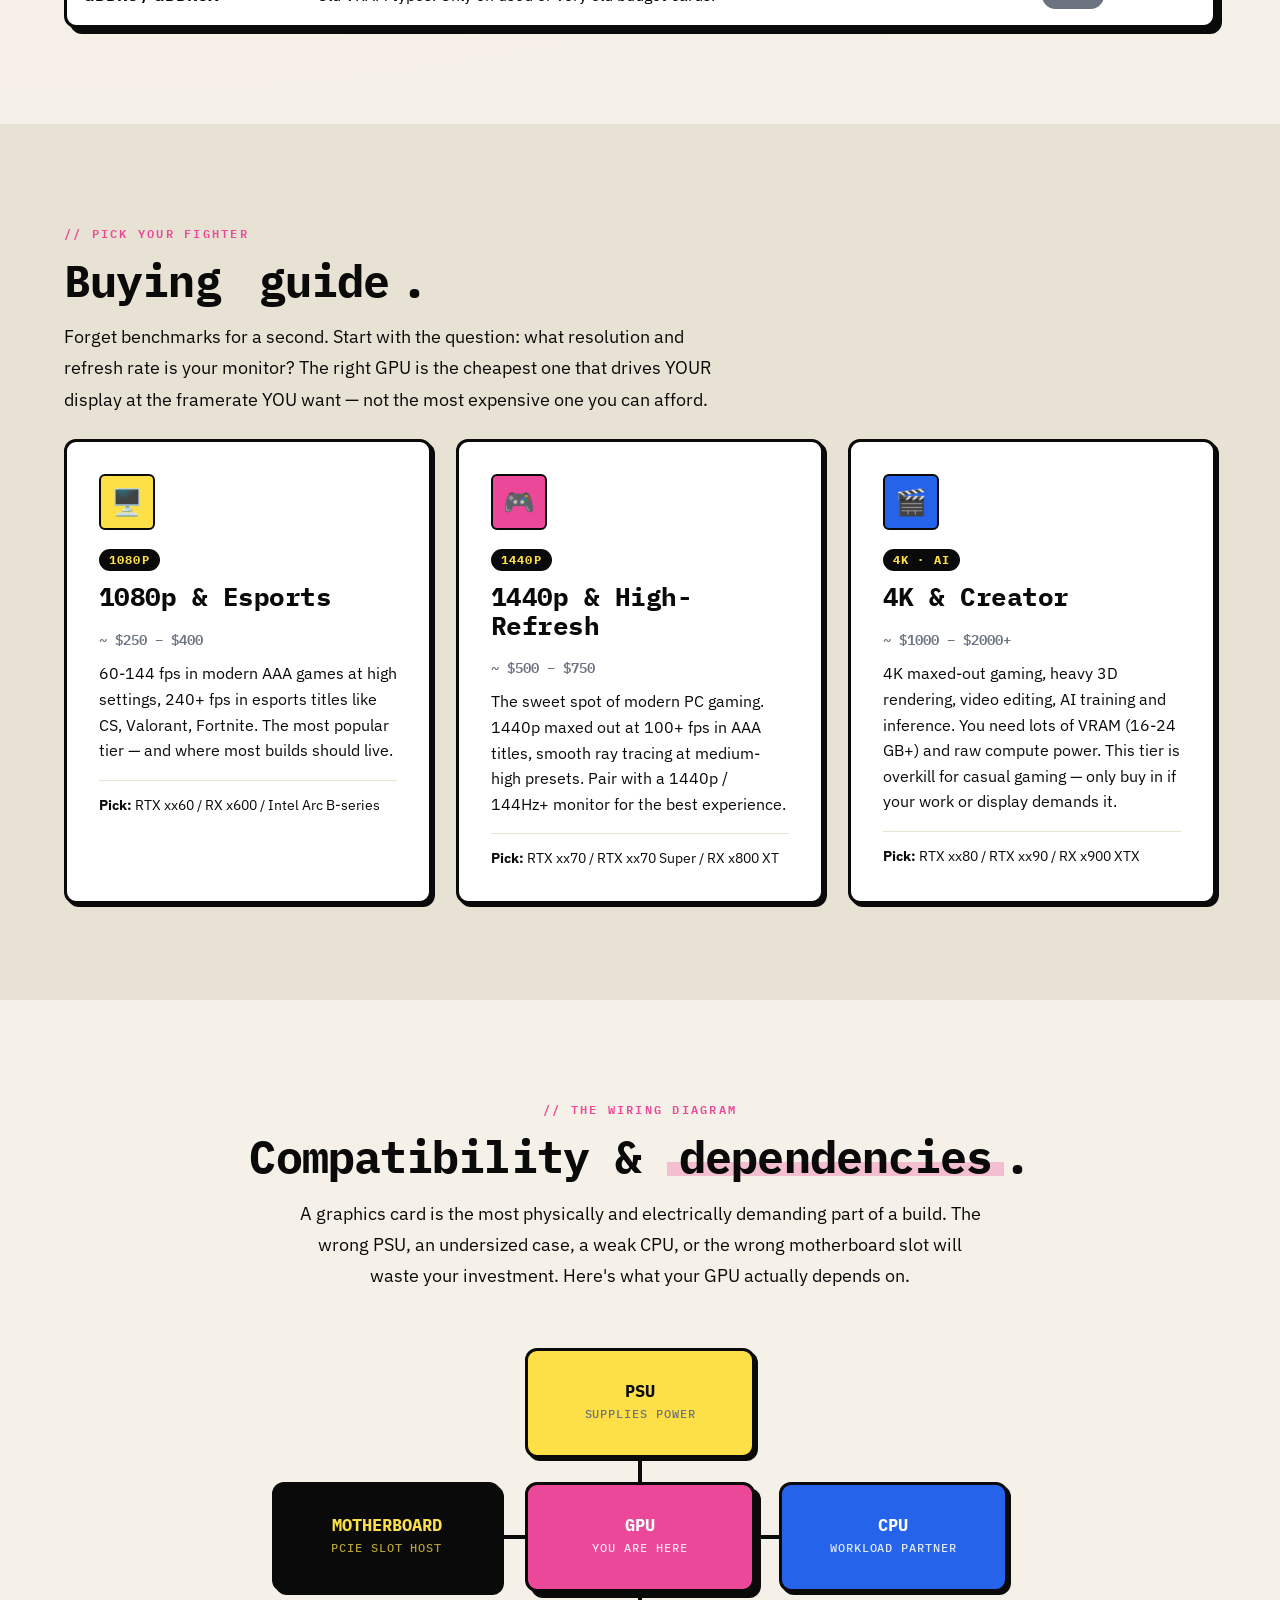
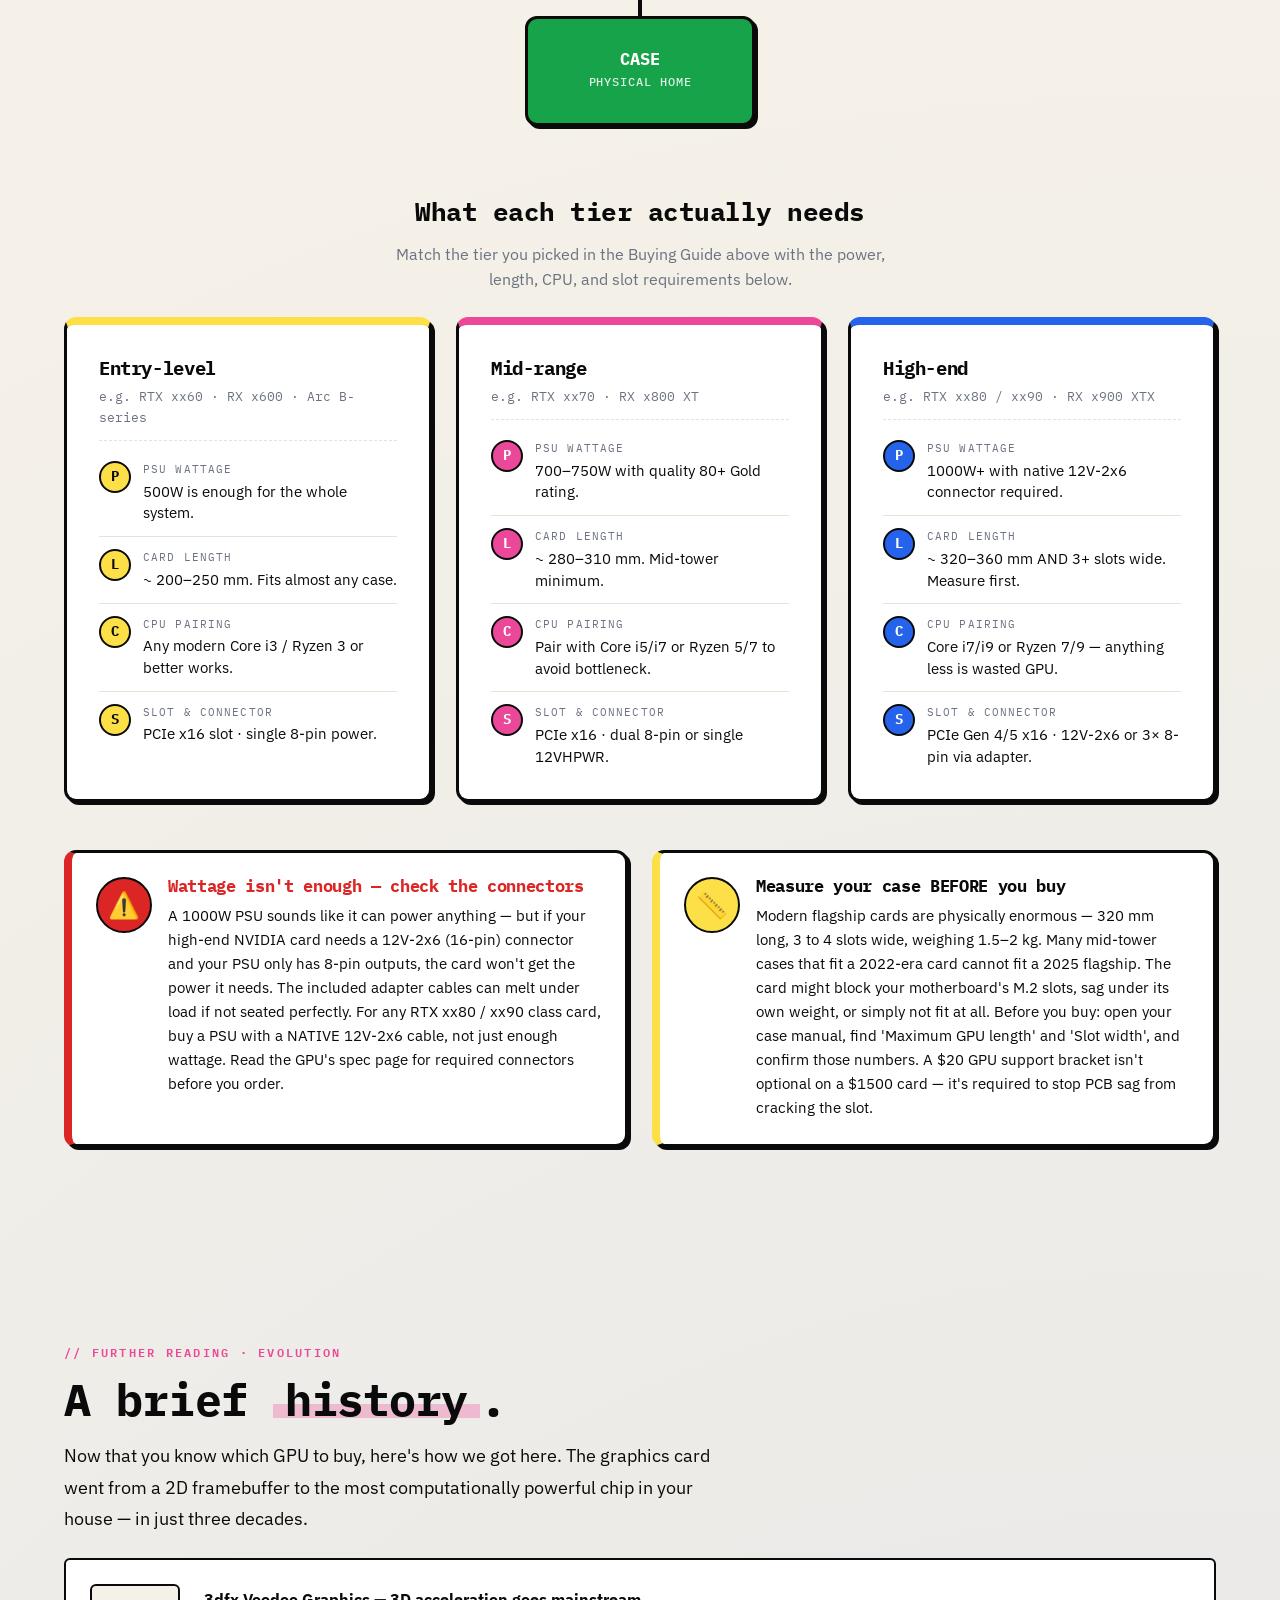
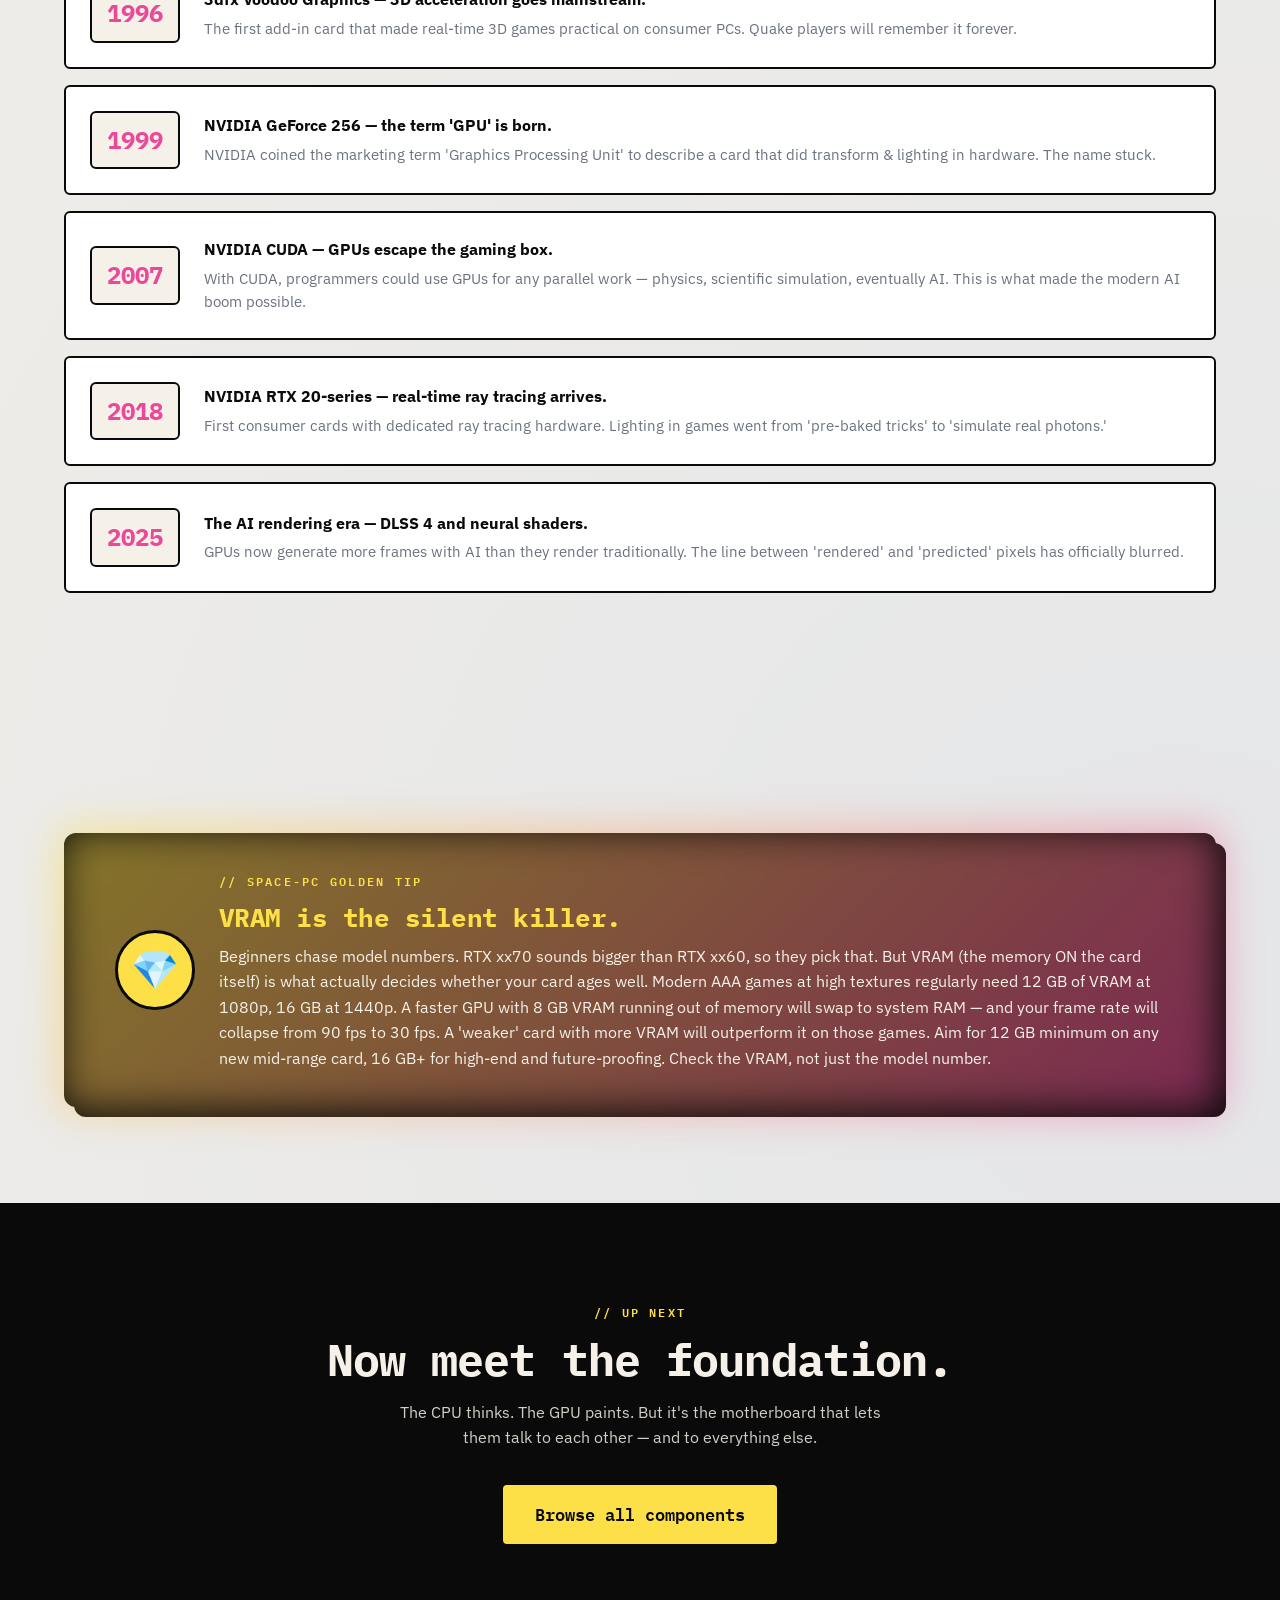
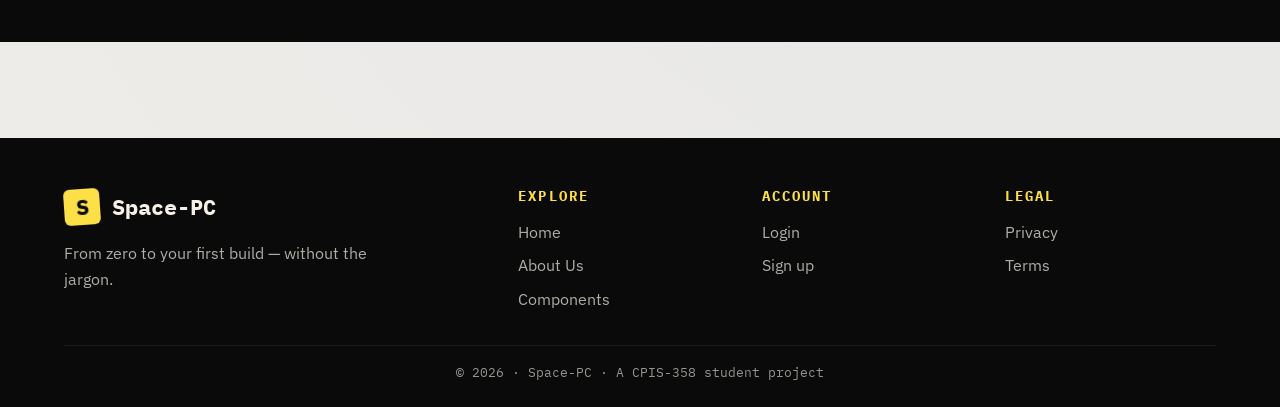
<file: gpu.html>
<!DOCTYPE html>
<html lang="en" dir="ltr">
<head>
  <meta charset="UTF-8" />
  <meta name="viewport" content="width=device-width, initial-scale=1.0" />
  <meta name="description" content="The GPU explained — what a graphics card does, NVIDIA vs AMD vs Intel, modern standards, and how to choose the right one for your resolution and workload." />
  <title data-en="GPU | The Artist — Space-PC" data-ar="كرت الشاشة (GPU) | الفنان — سبيس-بي سي">GPU | The Artist — Space-PC</title>

  <link rel="preconnect" href="https://fonts.googleapis.com" />
  <link rel="preconnect" href="https://fonts.gstatic.com" crossorigin />
  <link rel="stylesheet"
        href="https://fonts.googleapis.com/css2?family=IBM+Plex+Mono:wght@400;500;600;700&family=IBM+Plex+Sans:wght@400;500;600;700&family=IBM+Plex+Sans+Arabic:wght@400;500;600;700&display=swap" />

  <link rel="stylesheet" href="styles.css" />

  <!-- Internal CSS — page-specific tweaks for the GPU page -->
  <style>
    .breadcrumbs {
      font-family: var(--font-display);
      font-size: 0.85rem;
      color: var(--color-muted);
      padding-top: var(--sp-5);
      margin-bottom: 0;
    }
    .breadcrumbs a { color: var(--color-muted); border-bottom: 1px dashed transparent; transition: all var(--t-fast); }
    .breadcrumbs a:hover { color: var(--color-primary); border-bottom-color: var(--color-primary); }
    .breadcrumbs .sep { margin: 0 var(--sp-2); color: var(--color-soft); }

    .component-tag {
      display: inline-block;
      padding: 4px 12px;
      background: var(--color-secondary);
      color: #fff;
      font-family: var(--font-display);
      font-size: 0.78rem;
      font-weight: 700;
      letter-spacing: 0.15em;
      border-radius: var(--r-sm);
      margin-bottom: var(--sp-4);
      text-transform: uppercase;
    }

    .gpu-illustration {
      width: 100%;
      height: 100%;
      max-width: 380px;
      max-height: 380px;
    }

    .quick-jump {
      display: flex;
      flex-wrap: wrap;
      gap: var(--sp-3);
      padding: var(--sp-5);
      background: var(--color-surface);
      border: var(--border-base);
      border-radius: var(--r-md);
      box-shadow: var(--shadow-sm);
      margin-bottom: var(--sp-7);
    }
    .quick-jump a {
      font-family: var(--font-display);
      font-size: 0.85rem;
      font-weight: 600;
      padding: var(--sp-2) var(--sp-3);
      background: var(--color-bg);
      border: var(--border-thin);
      border-radius: var(--r-sm);
      transition: all var(--t-fast);
    }
    .quick-jump a:hover {
      background: var(--color-accent);
      transform: translateY(-2px);
      color: var(--color-ink);
    }
    .quick-jump strong {
      align-self: center;
      font-family: var(--font-display);
      font-size: 0.78rem;
      letter-spacing: 0.1em;
      text-transform: uppercase;
      color: var(--color-muted);
    }

    /* Resolution badge for buying guide cards (GPU-specific) */
    .res-badge {
      display: inline-block;
      padding: 2px 10px;
      background: var(--color-ink);
      color: var(--color-accent);
      font-family: var(--font-display);
      font-size: 0.72rem;
      font-weight: 700;
      letter-spacing: 0.1em;
      border-radius: 999px;
      margin-bottom: var(--sp-3);
      text-transform: uppercase;
    }
  </style>
</head>

<body>
  <a href="#main" class="skip-link" data-en="Skip to content" data-ar="تخطّي إلى المحتوى">Skip to content</a>

  <!-- Master Page Header -->
  <header class="site-header">
    <div class="container nav">
      <a href="index.html" class="brand">
        <span class="brand-mark">S</span>
        <span data-en="Space-PC" data-ar="سبيس-بي سي">Space-PC</span>
      </a>
      <nav aria-label="Primary">
        <ul class="nav-links" id="primary-nav">
          <li><a href="index.html"             data-en="Home"       data-ar="الرئيسية">Home</a></li>
          <li><a href="about.html"             data-en="About Us"   data-ar="من نحن">About Us</a></li>
          <li><a href="index.html#components"  data-en="Components" data-ar="القطع">Components</a></li>
        </ul>
      </nav>
      <div class="nav-actions">
        <div class="lang-toggle" role="group" aria-label="Language switch">
          <button type="button" data-lang="en" class="is-active">EN</button>
          <button type="button" data-lang="ar">عربي</button>
        </div>
        <a href="login.html"  class="btn btn--ghost"   data-en="Login"   data-ar="تسجيل الدخول">Login</a>
        <a href="signup.html" class="btn btn--primary" data-en="Sign up" data-ar="إنشاء حساب">Sign up</a>
        <button class="nav-toggle" aria-label="Toggle menu" aria-expanded="false">☰</button>
      </div>
    </div>
  </header>

  <main id="main">

    <!-- ============= COMPONENT HEADER ============= -->
    <section>
      <div class="container">
        <nav class="breadcrumbs" aria-label="Breadcrumb">
          <a href="index.html"             data-en="Home"        data-ar="الرئيسية">Home</a>
          <span class="sep">/</span>
          <a href="index.html#components"  data-en="Components"  data-ar="القطع">Components</a>
          <span class="sep">/</span>
          <span data-en="GPU" data-ar="كرت الشاشة (GPU)">GPU</span>
        </nav>

        <div class="component-header">
          <div class="reveal">
            <span class="component-tag" data-en="// COMPONENT 02" data-ar="// القطعة 02">// COMPONENT 02</span>
            <h1>
              <span data-en="GPU." data-ar="كرت الشاشة (GPU).">GPU.</span><br />
              <span class="section-title"
                    data-en="The Artist."
                    data-ar="الفنان.">The Artist.</span>
            </h1>
            <p class="lead" style="color: var(--color-muted);"
               data-en="Every pixel you see. Every shadow, every reflection, every smooth 144Hz frame. The GPU paints your screen — millions of times per second."
               data-ar="كل بكسل تراه. كل ظل، كل انعكاس، كل إطار سلس بمعدل 144 هرتز. كرت الشاشة (GPU) يرسم شاشتك — ملايين المرات في الثانية الواحدة.">
              Every pixel you see. Every shadow, every reflection, every smooth 144Hz frame. The GPU paints your screen — millions of times per second.
            </p>

            <!-- Simple Definition box -->
            <div class="definition reveal reveal-delay-1">
              <strong data-en="In plain English:" data-ar="بكل بساطة:">In plain English:</strong>
              <span data-en="The GPU (Graphics Processing Unit) is a specialized chip designed to render images, videos, and 3D scenes. While the CPU is a generalist that handles many different tasks one at a time, the GPU is a specialist that does thousands of small, similar calculations all at once — perfect for drawing pixels, running games, and accelerating AI work."
                    data-ar="كرت الشاشة (GPU) - وحدة معالجة الرسوميات - هو شريحة متخصّصة في رسم الصور والفيديو والمشاهد ثلاثية الأبعاد. بينما المعالج (CPU) متخصّص عام يتعامل مع مهام مختلفة واحدة تلو الأخرى، فإن كرت الشاشة (GPU) متخصّص في تنفيذ آلاف العمليات الصغيرة المتشابهة في وقت واحد — وهذا مثالي لرسم البكسلات، تشغيل الألعاب، وتسريع أعمال الذكاء الاصطناعي.">
                The GPU (Graphics Processing Unit) is a specialized chip designed to render images, videos, and 3D scenes. While the CPU is a generalist that handles many different tasks one at a time, the GPU is a specialist that does thousands of small, similar calculations all at once — perfect for drawing pixels, running games, and accelerating AI work.
              </span>
            </div>
          </div>

          <!-- Component image: SVG illustration of a dual-fan GPU -->
          <div class="component-image reveal reveal-delay-2">
            <svg class="gpu-illustration" viewBox="0 0 400 400" xmlns="http://www.w3.org/2000/svg" aria-labelledby="gpu-svg-title">
              <title id="gpu-svg-title"
                     data-en="Illustration of a modern dual-fan graphics card"
                     data-ar="رسم توضيحي لكرت شاشة (GPU) حديث بمروحتين">Modern dual-fan graphics card</title>

              <!-- I/O bracket on the left side (display outputs face this way) -->
              <rect x="22" y="135" width="14" height="170" fill="#0a0a0a" stroke="#0a0a0a" stroke-width="2" rx="2"/>
              <rect x="26" y="160" width="6" height="12" fill="#f5f1e8"/>
              <rect x="26" y="180" width="6" height="12" fill="#f5f1e8"/>
              <rect x="26" y="200" width="6" height="12" fill="#f5f1e8"/>
              <rect x="26" y="220" width="6" height="12" fill="#f5f1e8"/>

              <!-- Main card body -->
              <rect x="36" y="135" width="320" height="170" rx="6" fill="#f5f1e8" stroke="#0a0a0a" stroke-width="4"/>

              <!-- Card top stripe (shroud accent) -->
              <rect x="36" y="135" width="320" height="22" fill="#2563eb" stroke="#0a0a0a" stroke-width="3"/>

              <!-- Power connector on top right -->
              <rect x="280" y="113" width="60" height="22" fill="#0a0a0a" stroke="#0a0a0a" stroke-width="2" rx="2"/>
              <g stroke="#fde047" stroke-width="2">
                <line x1="290" y1="118" x2="290" y2="130"/>
                <line x1="300" y1="118" x2="300" y2="130"/>
                <line x1="310" y1="118" x2="310" y2="130"/>
                <line x1="320" y1="118" x2="320" y2="130"/>
                <line x1="330" y1="118" x2="330" y2="130"/>
              </g>

              <!-- Fan 1 (left fan) -->
              <g transform="translate(120,225)">
                <circle r="58" fill="#1a1a1a" stroke="#0a0a0a" stroke-width="3"/>
                <g stroke="#fde047" stroke-width="3" stroke-linecap="round">
                  <line x1="-44" y1="0"   x2="44" y2="0"/>
                  <line x1="0"   y1="-44" x2="0"  y2="44"/>
                  <line x1="-31" y1="-31" x2="31" y2="31"/>
                  <line x1="-31" y1="31"  x2="31" y2="-31"/>
                </g>
                <circle r="10" fill="#ec4899" stroke="#0a0a0a" stroke-width="2"/>
              </g>

              <!-- Fan 2 (right fan) -->
              <g transform="translate(270,225)">
                <circle r="58" fill="#1a1a1a" stroke="#0a0a0a" stroke-width="3"/>
                <g stroke="#fde047" stroke-width="3" stroke-linecap="round">
                  <line x1="-44" y1="0"   x2="44" y2="0"/>
                  <line x1="0"   y1="-44" x2="0"  y2="44"/>
                  <line x1="-31" y1="-31" x2="31" y2="31"/>
                  <line x1="-31" y1="31"  x2="31" y2="-31"/>
                </g>
                <circle r="10" fill="#ec4899" stroke="#0a0a0a" stroke-width="2"/>
              </g>

              <!-- PCIe gold connector at the bottom -->
              <rect x="100" y="305" width="220" height="18" fill="#fde047" stroke="#0a0a0a" stroke-width="3"/>
              <g stroke="#0a0a0a" stroke-width="1.5">
                <line x1="115" y1="308" x2="115" y2="320"/>
                <line x1="130" y1="308" x2="130" y2="320"/>
                <line x1="145" y1="308" x2="145" y2="320"/>
                <line x1="160" y1="308" x2="160" y2="320"/>
                <line x1="175" y1="308" x2="175" y2="320"/>
                <line x1="205" y1="308" x2="205" y2="320"/>
                <line x1="220" y1="308" x2="220" y2="320"/>
                <line x1="235" y1="308" x2="235" y2="320"/>
                <line x1="250" y1="308" x2="250" y2="320"/>
                <line x1="265" y1="308" x2="265" y2="320"/>
                <line x1="280" y1="308" x2="280" y2="320"/>
                <line x1="295" y1="308" x2="295" y2="320"/>
                <line x1="310" y1="308" x2="310" y2="320"/>
              </g>
              <!-- Notch in PCIe connector -->
              <rect x="183" y="305" width="14" height="18" fill="#f5f1e8" stroke="#0a0a0a" stroke-width="2"/>

              <!-- Label -->
              <text x="200" y="385" text-anchor="middle" font-family="IBM Plex Mono, monospace" font-size="14" font-weight="700" fill="#0a0a0a"
                    data-en="GPU" data-ar="كرت الشاشة (GPU)">GPU</text>
            </svg>
          </div>
        </div>

        <!-- Quick jump (internal page links) -->
        <div class="quick-jump scroll-reveal" aria-label="Section quick links">
          <strong data-en="Jump to:" data-ar="انتقل إلى:">Jump to:</strong>
          <a href="#market"        data-en="Market"        data-ar="السوق">Market</a>
          <a href="#standards"     data-en="Standards"     data-ar="المعايير">Standards</a>
          <a href="#buying"        data-en="Buying Guide"  data-ar="دليل الشراء">Buying Guide</a>
          <a href="#compatibility" data-en="Compatibility" data-ar="التوافق">Compatibility</a>
          <a href="#history"       data-en="History"       data-ar="التاريخ">History</a>
          <a href="#tip"           data-en="Golden Tip"    data-ar="النصيحة الذهبية">Golden Tip</a>
        </div>
      </div>
    </section>

    <!-- ============= MARKET LANDSCAPE ============= -->
    <section id="market" class="section section--soft">
      <div class="container">
        <span class="eyebrow" data-en="// THREE-WAY RACE" data-ar="// سباق ثلاثي">// THREE-WAY RACE</span>
        <h2>
          <span data-en="The market" data-ar="ساحة">The market</span>
          <span class="section-title" data-en="rivalry" data-ar="المنافسة">rivalry</span><span data-en="." data-ar=".">.</span>
        </h2>
        <p class="lead" style="max-width: 60ch;"
           data-en="The GPU market is dominated by three companies. NVIDIA leads, AMD pressures it on value and high-end, and Intel is the new challenger fighting for budget mindshare. Their fight is what makes graphics cards keep getting better."
           data-ar="سوق كروت الشاشة (GPU) تهيمن عليه ثلاث شركات. NVIDIA تتصدّر، AMD تضغط عليها في القيمة والفئة الراقية، وIntel هي المتحدّي الجديد الذي يقاتل على الفئة الاقتصادية. صراعهم هو ما يجعل كروت الشاشة تتحسّن باستمرار.">
          The GPU market is dominated by three companies. NVIDIA leads, AMD pressures it on value and high-end, and Intel is the new challenger fighting for budget mindshare. Their fight is what makes graphics cards keep getting better.
        </p>

        <div class="brands-grid is-three-up scroll-reveal">

          <!-- NVIDIA card -->
          <article class="brand-card is-nvidia">
            <h3>NVIDIA</h3>
            <p class="tagline" data-en="// EST. 1993 · SANTA CLARA, USA"
                              data-ar="// تأسست 1993 · سانتا كلارا، أمريكا">// EST. 1993 · SANTA CLARA, USA</p>
            <p data-en="The market leader. NVIDIA's GeForce RTX line set the standard for ray tracing and AI-powered upscaling (DLSS). They dominate the high-end and the AI/creator markets, and their drivers and software ecosystem are the most polished. Pay a premium, get the most features."
               data-ar="القائد في السوق. خط GeForce RTX من NVIDIA وضع معايير تتبّع الأشعّة (Ray Tracing) والرفع بالذكاء الاصطناعي (DLSS). يهيمنون على الفئة الراقية وأسواق الذكاء الاصطناعي وصناعة المحتوى، وتعريفاتهم وبيئتهم البرمجية الأكثر صقلاً. تدفع علاوة، تحصل على ميزات أكثر.">
              The market leader. NVIDIA's GeForce RTX line set the standard for ray tracing and AI-powered upscaling (DLSS). They dominate the high-end and the AI/creator markets, and their drivers and software ecosystem are the most polished. Pay a premium, get the most features.
            </p>
            <h4 style="margin-top: var(--sp-5); font-size: 0.85rem; text-transform: uppercase; letter-spacing: 0.1em; color: var(--color-muted);"
                data-en="Product lineup" data-ar="تشكيلة المنتجات">Product lineup</h4>
            <ul>
              <li><strong>RTX xx60</strong> — <span data-en="Entry / 1080p gaming" data-ar="مبتدئ / ألعاب 1080p">Entry / 1080p gaming</span></li>
              <li><strong>RTX xx70</strong> — <span data-en="Mainstream / 1440p sweet-spot" data-ar="عام / النقطة المثالية لـ 1440p">Mainstream / 1440p sweet-spot</span></li>
              <li><strong>RTX xx80</strong> — <span data-en="High-end / 4K gaming" data-ar="راقٍ / ألعاب 4K">High-end / 4K gaming</span></li>
              <li><strong>RTX xx90</strong> — <span data-en="Top-tier / creators &amp; AI" data-ar="القمّة / للمبدعين والذكاء الاصطناعي">Top-tier / creators &amp; AI</span></li>
            </ul>
          </article>

          <!-- AMD card -->
          <article class="brand-card is-amd">
            <h3>AMD Radeon</h3>
            <p class="tagline" data-en="// RADEON BRAND ESTABLISHED 2006 · VIA ATI ACQUISITION"
                              data-ar="// علامة Radeon أُنشئت عام 2006 · بعد الاستحواذ على ATI">// RADEON BRAND ESTABLISHED 2006 · VIA ATI ACQUISITION</p>
            <p data-en="The value champion. AMD's Radeon RX cards consistently offer more raw performance and more VRAM per dollar than NVIDIA. They've closed the gap on ray tracing and offer FSR as an open-source upscaling alternative. Excellent choice for traditional gaming, less ideal for AI workloads."
               data-ar="بطل القيمة. كروت Radeon RX من AMD تقدّم باستمرار أداءً خاماً أكثر وذاكرة (VRAM) أكثر مقابل كل دولار مقارنة بـ NVIDIA. أغلقوا الفجوة في تتبّع الأشعّة (Ray Tracing) ويقدّمون FSR كبديل مفتوح المصدر للرفع. خيار ممتاز للألعاب التقليدية، أقل مثالية لأعمال الذكاء الاصطناعي.">
              The value champion. AMD's Radeon RX cards consistently offer more raw performance and more VRAM per dollar than NVIDIA. They've closed the gap on ray tracing and offer FSR as an open-source upscaling alternative. Excellent choice for traditional gaming, less ideal for AI workloads.
            </p>
            <h4 style="margin-top: var(--sp-5); font-size: 0.85rem; text-transform: uppercase; letter-spacing: 0.1em; color: var(--color-muted);"
                data-en="Product lineup" data-ar="تشكيلة المنتجات">Product lineup</h4>
            <ul>
              <li><strong>RX x600</strong> — <span data-en="Entry / 1080p gaming" data-ar="مبتدئ / ألعاب 1080p">Entry / 1080p gaming</span></li>
              <li><strong>RX x700 XT</strong> — <span data-en="Mainstream / 1440p" data-ar="عام / 1440p">Mainstream / 1440p</span></li>
              <li><strong>RX x800 XT</strong> — <span data-en="High-end / high-refresh 1440p / 4K" data-ar="راقٍ / 1440p بمعدّل عالٍ / 4K">High-end / high-refresh 1440p / 4K</span></li>
              <li><strong>RX x900 XTX</strong> — <span data-en="Top-tier / 4K maxed" data-ar="القمّة / 4K بأعلى الإعدادات">Top-tier / 4K maxed</span></li>
            </ul>
          </article>

          <!-- Intel card -->
          <article class="brand-card is-intel">
            <h3>Intel Arc</h3>
            <p class="tagline" data-en="// ARC LAUNCHED 2022 · NEW CHALLENGER"
                              data-ar="// أطلق Arc عام 2022 · المتحدّي الجديد">// ARC LAUNCHED 2022 · NEW CHALLENGER</p>
            <p data-en="The newcomer. Intel's first serious push into discrete GPUs targets the budget and lower-mid market. Drivers were rough at launch but have improved dramatically. Best value-per-dollar in the entry tier — and the only real new entrant the market has seen in two decades. Worth watching."
               data-ar="القادم الجديد. أول دفعة جدّية من Intel في عالم كروت الشاشة المنفصلة تستهدف الفئة الاقتصادية والمتوسطة الأدنى. كانت التعريفات ضعيفة في البداية لكنها تحسّنت بشكل كبير. أفضل قيمة مقابل الدولار في الفئة الاقتصادية — والمنافس الجديد الحقيقي الوحيد الذي رآه السوق منذ عقدين. يستحق المتابعة.">
              The newcomer. Intel's first serious push into discrete GPUs targets the budget and lower-mid market. Drivers were rough at launch but have improved dramatically. Best value-per-dollar in the entry tier — and the only real new entrant the market has seen in two decades. Worth watching.
            </p>
            <h4 style="margin-top: var(--sp-5); font-size: 0.85rem; text-transform: uppercase; letter-spacing: 0.1em; color: var(--color-muted);"
                data-en="Product lineup" data-ar="تشكيلة المنتجات">Product lineup</h4>
            <ul>
              <li><strong>Arc A-series</strong> — <span data-en="First-gen (Alchemist), 2022" data-ar="الجيل الأول (Alchemist)، 2022">First-gen (Alchemist), 2022</span></li>
              <li><strong>Arc B-series</strong> — <span data-en="Second-gen (Battlemage), entry/mid" data-ar="الجيل الثاني (Battlemage)، مبتدئ/متوسط">Second-gen (Battlemage), entry/mid</span></li>
              <li><strong>XeSS</strong> — <span data-en="Their AI upscaling tech (works on rival GPUs too)" data-ar="تقنية الرفع بالذكاء الاصطناعي (تعمل على كروت المنافسين أيضاً)">Their AI upscaling tech (works on rival GPUs too)</span></li>
            </ul>
          </article>

        </div>
      </div>
    </section>

    <!-- ============= MODERN STANDARDS (TABLE) ============= -->
    <section id="standards" class="section">
      <div class="container">
        <span class="eyebrow" data-en="// 2026 SNAPSHOT" data-ar="// لقطة 2026">// 2026 SNAPSHOT</span>
        <h2>
          <span data-en="Modern" data-ar="المعايير">Modern</span>
          <span class="section-title" data-en="standards" data-ar="الحديثة">standards</span><span data-en="." data-ar=".">.</span>
        </h2>
        <p class="lead" style="max-width: 60ch;"
           data-en="The acronyms you'll see on every GPU spec sheet — and what they actually mean for your gaming or creator experience."
           data-ar="الاختصارات التي تراها في كل ورقة مواصفات لكرت شاشة (GPU) — وما تعنيه فعلاً لتجربتك في الألعاب أو صناعة المحتوى.">
          The acronyms you'll see on every GPU spec sheet — and what they actually mean for your gaming or creator experience.
        </p>

        <table class="standards-table scroll-reveal">
          <thead>
            <tr>
              <th data-en="Standard" data-ar="المعيار">Standard</th>
              <th data-en="What it means" data-ar="ما يعنيه">What it means</th>
              <th data-en="Status (2026)" data-ar="الحالة (2026)">Status (2026)</th>
            </tr>
          </thead>
          <tbody>
            <tr>
              <td><strong>GDDR7</strong></td>
              <td data-en="Newest VRAM type, ~2× the bandwidth of GDDR6. On flagship cards."
                  data-ar="أحدث نوع لذاكرة كرت الشاشة (VRAM)، ضعف عرض النطاق تقريباً مقارنة بـ GDDR6. في الكروت الراقية.">
                Newest VRAM type, ~2× the bandwidth of GDDR6. On flagship cards.
              </td>
              <td><span class="status modern" data-en="MODERN" data-ar="حديث">MODERN</span></td>
            </tr>
            <tr>
              <td><strong>GDDR6X</strong></td>
              <td data-en="High-bandwidth GDDR6 variant. Used on NVIDIA's xx70-and-up cards."
                  data-ar="نسخة عالية النطاق من GDDR6. تُستخدم في كروت NVIDIA من فئة xx70 وما فوق.">
                High-bandwidth GDDR6 variant. Used on NVIDIA's xx70-and-up cards.
              </td>
              <td><span class="status modern" data-en="MODERN" data-ar="حديث">MODERN</span></td>
            </tr>
            <tr>
              <td><strong>GDDR6</strong></td>
              <td data-en="The mainstream VRAM type. Plenty of bandwidth for any 1080p / 1440p card."
                  data-ar="نوع الذاكرة العام لكرت الشاشة. عرض نطاق كافٍ لأي كرت بدقّة 1080p أو 1440p.">
                The mainstream VRAM type. Plenty of bandwidth for any 1080p / 1440p card.
              </td>
              <td><span class="status modern" data-en="MODERN" data-ar="حديث">MODERN</span></td>
            </tr>
            <tr>
              <td><strong>PCIe Gen 5 x16</strong></td>
              <td data-en="Latest slot speed. Future-proof, but barely saturated by today's GPUs."
                  data-ar="أحدث سرعة لمنفذ التوصيل. مستقبلي، لكن نادراً ما تستخدمه كروت اليوم بالكامل.">
                Latest slot speed. Future-proof, but barely saturated by today's GPUs.
              </td>
              <td><span class="status modern" data-en="MODERN" data-ar="حديث">MODERN</span></td>
            </tr>
            <tr>
              <td><strong>DisplayPort 2.1</strong></td>
              <td data-en="Required for 4K @ 240Hz or 8K monitors. Standard on modern cards."
                  data-ar="مطلوب لشاشات 4K بتردّد 240Hz أو شاشات 8K. قياسي على الكروت الحديثة.">
                Required for 4K @ 240Hz or 8K monitors. Standard on modern cards.
              </td>
              <td><span class="status modern" data-en="MODERN" data-ar="حديث">MODERN</span></td>
            </tr>
            <tr>
              <td><strong>12V-2x6 / 12VHPWR</strong></td>
              <td data-en="The new 16-pin power connector for 300W+ cards. Replaces multiple 8-pins."
                  data-ar="موصّل الطاقة الجديد بـ 16 سنّاً للكروت بأكثر من 300 واط. يحلّ محلّ منافذ 8-pin المتعدّدة.">
                The new 16-pin power connector for 300W+ cards. Replaces multiple 8-pins.
              </td>
              <td><span class="status modern" data-en="MODERN" data-ar="حديث">MODERN</span></td>
            </tr>
            <tr>
              <td><strong>8-pin PCIe power</strong></td>
              <td data-en="The classic GPU power connector. Still used on cards under ~300W."
                  data-ar="موصّل الطاقة التقليدي لكرت الشاشة. لا يزال يُستخدم في الكروت تحت 300 واط تقريباً.">
                The classic GPU power connector. Still used on cards under ~300W.
              </td>
              <td><span class="status aging" data-en="AGING" data-ar="يتقادم">AGING</span></td>
            </tr>
            <tr>
              <td><strong>GDDR5 / GDDR5X</strong></td>
              <td data-en="Old VRAM types. Only on used or very old budget cards."
                  data-ar="أنواع قديمة من ذاكرة كرت الشاشة. فقط في الكروت المستعملة أو الاقتصادية القديمة جدّاً.">
                Old VRAM types. Only on used or very old budget cards.
              </td>
              <td><span class="status legacy" data-en="LEGACY" data-ar="قديم">LEGACY</span></td>
            </tr>
          </tbody>
        </table>
      </div>
    </section>

    <!-- ============= USE-CASE BUYING GUIDE ============= -->
    <section id="buying" class="section section--soft">
      <div class="container">
        <span class="eyebrow" data-en="// PICK YOUR FIGHTER" data-ar="// اختر مقاتلك">// PICK YOUR FIGHTER</span>
        <h2>
          <span data-en="Buying" data-ar="دليل">Buying</span>
          <span class="section-title" data-en="guide" data-ar="الشراء">guide</span><span data-en="." data-ar=".">.</span>
        </h2>
        <p class="lead" style="max-width: 60ch;"
           data-en="Forget benchmarks for a second. Start with the question: what resolution and refresh rate is your monitor? The right GPU is the cheapest one that drives YOUR display at the framerate YOU want — not the most expensive one you can afford."
           data-ar="انسَ الاختبارات للحظة. ابدأ بالسؤال: ما هي دقّة شاشتك ومعدّل تحديثها؟ كرت الشاشة (GPU) المناسب هو الأرخص الذي يُشغّل شاشتك بمعدّل الإطارات الذي تريده — وليس الأغلى الذي تستطيع شراءه.">
          Forget benchmarks for a second. Start with the question: what resolution and refresh rate is your monitor? The right GPU is the cheapest one that drives YOUR display at the framerate YOU want — not the most expensive one you can afford.
        </p>

        <div class="usecase-grid scroll-reveal">

          <!-- 1080p / Esports -->
          <article class="usecase-card tier-budget">
            <div class="usecase-icon">🖥️</div>
            <span class="res-badge">1080p</span>
            <h3 data-en="1080p &amp; Esports" data-ar="1080p والألعاب الإلكترونية">1080p &amp; Esports</h3>
            <p class="price">~ $250 – $400</p>
            <p data-en="60-144 fps in modern AAA games at high settings, 240+ fps in esports titles like CS, Valorant, Fortnite. The most popular tier — and where most builds should live."
               data-ar="60-144 إطار/ث في ألعاب AAA الحديثة بإعدادات عالية، 240+ إطار/ث في الألعاب الإلكترونية مثل CS وValorant وFortnite. أكثر فئة شعبيّة — وحيث ينبغي أن تعيش معظم التجميعات.">
              60-144 fps in modern AAA games at high settings, 240+ fps in esports titles like CS, Valorant, Fortnite. The most popular tier — and where most builds should live.
            </p>
            <p style="margin-top: var(--sp-3); padding-top: var(--sp-3); border-top: 1px solid var(--color-soft); font-size: 0.9rem;">
              <strong data-en="Pick:" data-ar="اختر:">Pick:</strong>
              <span data-en=" RTX xx60 / RX x600 / Intel Arc B-series"
                    data-ar=" RTX xx60 / RX x600 / Intel Arc B-series">RTX xx60 / RX x600 / Intel Arc B-series</span>
            </p>
          </article>

          <!-- 1440p / High-Refresh -->
          <article class="usecase-card tier-gaming">
            <div class="usecase-icon">🎮</div>
            <span class="res-badge">1440p</span>
            <h3 data-en="1440p &amp; High-Refresh" data-ar="1440p ومعدّلات عالية">1440p &amp; High-Refresh</h3>
            <p class="price">~ $500 – $750</p>
            <p data-en="The sweet spot of modern PC gaming. 1440p maxed out at 100+ fps in AAA titles, smooth ray tracing at medium-high presets. Pair with a 1440p / 144Hz+ monitor for the best experience."
               data-ar="النقطة المثالية لألعاب الحاسوب الحديثة. 1440p بأعلى الإعدادات و100+ إطار/ث في ألعاب AAA، تتبّع أشعّة (Ray Tracing) سلس بإعدادات متوسطة-عالية. اقرنها بشاشة 1440p / 144Hz+ للحصول على أفضل تجربة.">
              The sweet spot of modern PC gaming. 1440p maxed out at 100+ fps in AAA titles, smooth ray tracing at medium-high presets. Pair with a 1440p / 144Hz+ monitor for the best experience.
            </p>
            <p style="margin-top: var(--sp-3); padding-top: var(--sp-3); border-top: 1px solid var(--color-soft); font-size: 0.9rem;">
              <strong data-en="Pick:" data-ar="اختر:">Pick:</strong>
              <span data-en=" RTX xx70 / RTX xx70 Super / RX x800 XT"
                    data-ar=" RTX xx70 / RTX xx70 Super / RX x800 XT">RTX xx70 / RTX xx70 Super / RX x800 XT</span>
            </p>
          </article>

          <!-- 4K / Creator / AI -->
          <article class="usecase-card tier-creator">
            <div class="usecase-icon">🎬</div>
            <span class="res-badge">4K · AI</span>
            <h3 data-en="4K &amp; Creator" data-ar="4K والمبدعون">4K &amp; Creator</h3>
            <p class="price">~ $1000 – $2000+</p>
            <p data-en="4K maxed-out gaming, heavy 3D rendering, video editing, AI training and inference. You need lots of VRAM (16-24 GB+) and raw compute power. This tier is overkill for casual gaming — only buy in if your work or display demands it."
               data-ar="ألعاب 4K بأعلى الإعدادات، تصيير ثلاثي الأبعاد ثقيل، تحرير فيديو، تدريب الذكاء الاصطناعي وتشغيله. تحتاج لذاكرة (VRAM) كبيرة (16-24 جيجا أو أكثر) وقدرة حسابية خام. هذه الفئة مبالغة للألعاب العادية — لا تستثمر فيها إلا إذا كان عملك أو شاشتك يتطلّبان ذلك.">
              4K maxed-out gaming, heavy 3D rendering, video editing, AI training and inference. You need lots of VRAM (16-24 GB+) and raw compute power. This tier is overkill for casual gaming — only buy in if your work or display demands it.
            </p>
            <p style="margin-top: var(--sp-3); padding-top: var(--sp-3); border-top: 1px solid var(--color-soft); font-size: 0.9rem;">
              <strong data-en="Pick:" data-ar="اختر:">Pick:</strong>
              <span data-en=" RTX xx80 / RTX xx90 / RX x900 XTX"
                    data-ar=" RTX xx80 / RTX xx90 / RX x900 XTX">RTX xx80 / RTX xx90 / RX x900 XTX</span>
            </p>
          </article>

        </div>
      </div>
    </section>

    <!-- ============= COMPATIBILITY & DEPENDENCIES ============= -->
    <section id="compatibility" class="section">
      <div class="container">
        <div style="text-align: center; margin-bottom: var(--sp-6);">
          <span class="eyebrow" data-en="// THE WIRING DIAGRAM" data-ar="// مخطط التوصيلات">// THE WIRING DIAGRAM</span>
          <h2>
            <span data-en="Compatibility &amp;" data-ar="التوافق">Compatibility &amp;</span>
            <span class="section-title" data-en="dependencies" data-ar="والمتطلّبات">dependencies</span><span data-en="." data-ar=".">.</span>
          </h2>
          <p class="lead" style="max-width: 62ch; margin: 0 auto;"
             data-en="A graphics card is the most physically and electrically demanding part of a build. The wrong PSU, an undersized case, a weak CPU, or the wrong motherboard slot will waste your investment. Here's what your GPU actually depends on."
             data-ar="كرت الشاشة (GPU) هو القطعة الأكثر طلباً للطاقة والمساحة في التجميعة. مزود طاقة (PSU) خاطئ، أو صندوق صغير، أو معالج (CPU) ضعيف، أو منفذ خاطئ في اللوحة الأم — كلها تُهدر استثمارك. إليك ما يعتمد عليه كرت الشاشة (GPU) فعلاً.">
            A graphics card is the most physically and electrically demanding part of a build. The wrong PSU, an undersized case, a weak CPU, or the wrong motherboard slot will waste your investment. Here's what your GPU actually depends on.
          </p>
        </div>

        <!-- HUB-AND-SPOKE RELATIONSHIP DIAGRAM -->
        <div class="dep-diagram scroll-reveal" role="img"
             aria-label="GPU dependencies diagram showing the four parts a graphics card connects to">

          <div class="dep-node dep-node--top">
            <strong data-en="PSU" data-ar="مزود الطاقة (PSU)">PSU</strong>
            <span class="role" data-en="Supplies power" data-ar="يزوّد الطاقة">Supplies power</span>
          </div>

          <div class="dep-node dep-node--left">
            <strong data-en="MOTHERBOARD" data-ar="اللوحة الأم (Motherboard)">MOTHERBOARD</strong>
            <span class="role" data-en="PCIe slot host" data-ar="حاضنة منفذ PCIe">PCIe slot host</span>
          </div>

          <div class="dep-node dep-node--center">
            <strong data-en="GPU" data-ar="كرت الشاشة (GPU)">GPU</strong>
            <span class="role" data-en="You are here" data-ar="أنت هنا">You are here</span>
          </div>

          <div class="dep-node dep-node--right">
            <strong data-en="CPU" data-ar="المعالج (CPU)">CPU</strong>
            <span class="role" data-en="Workload partner" data-ar="شريك المعالجة">Workload partner</span>
          </div>

          <div class="dep-node dep-node--bottom">
            <strong data-en="CASE" data-ar="الصندوق (Case)">CASE</strong>
            <span class="role" data-en="Physical home" data-ar="البيت الفيزيائي">Physical home</span>
          </div>
        </div>

        <!-- TIER-BASED REQUIREMENTS -->
        <div style="text-align: center; margin-top: var(--sp-7);">
          <h3 data-en="What each tier actually needs" data-ar="ما تحتاجه كل فئة فعلاً">
            What each tier actually needs
          </h3>
          <p style="color: var(--color-muted); max-width: 50ch; margin: 0 auto;"
             data-en="Match the tier you picked in the Buying Guide above with the power, length, CPU, and slot requirements below."
             data-ar="طابق الفئة التي اخترتها من دليل الشراء أعلاه مع متطلّبات الطاقة والطول والمعالج (CPU) والمنفذ أدناه.">
            Match the tier you picked in the Buying Guide above with the power, length, CPU, and slot requirements below.
          </p>
        </div>

        <div class="compat-grid scroll-reveal">

          <!-- Entry-level -->
          <article class="compat-card tier-entry">
            <h4 data-en="Entry-level" data-ar="مبتدئ">Entry-level</h4>
            <p class="compat-example"
               data-en="e.g. RTX xx60 · RX x600 · Arc B-series"
               data-ar="مثل: RTX xx60 · RX x600 · Arc B-series">e.g. RTX xx60 · RX x600 · Arc B-series</p>

            <div class="compat-row">
              <div class="compat-icon" aria-hidden="true">P</div>
              <div class="compat-detail">
                <span class="compat-label" data-en="PSU wattage" data-ar="قدرة مزود الطاقة">PSU wattage</span>
                <span class="compat-value"
                      data-en="500W is enough for the whole system."
                      data-ar="500 واط كافية للجهاز كاملاً.">
                  500W is enough for the whole system.
                </span>
              </div>
            </div>

            <div class="compat-row">
              <div class="compat-icon" aria-hidden="true">L</div>
              <div class="compat-detail">
                <span class="compat-label" data-en="Card length" data-ar="طول الكرت">Card length</span>
                <span class="compat-value"
                      data-en="~ 200–250 mm. Fits almost any case."
                      data-ar="~ 200-250 ملم. يناسب أي صندوق تقريباً.">
                  ~ 200–250 mm. Fits almost any case.
                </span>
              </div>
            </div>

            <div class="compat-row">
              <div class="compat-icon" aria-hidden="true">C</div>
              <div class="compat-detail">
                <span class="compat-label" data-en="CPU pairing" data-ar="مطابقة المعالج">CPU pairing</span>
                <span class="compat-value"
                      data-en="Any modern Core i3 / Ryzen 3 or better works."
                      data-ar="أيّ معالج (CPU) حديث من فئة Core i3 / Ryzen 3 أو أفضل.">
                  Any modern Core i3 / Ryzen 3 or better works.
                </span>
              </div>
            </div>

            <div class="compat-row">
              <div class="compat-icon" aria-hidden="true">S</div>
              <div class="compat-detail">
                <span class="compat-label" data-en="Slot &amp; connector" data-ar="المنفذ والموصّل">Slot &amp; connector</span>
                <span class="compat-value"
                      data-en="PCIe x16 slot · single 8-pin power."
                      data-ar="منفذ PCIe x16 · موصّل طاقة 8-pin واحد.">
                  PCIe x16 slot · single 8-pin power.
                </span>
              </div>
            </div>
          </article>

          <!-- Mid-range -->
          <article class="compat-card tier-mid">
            <h4 data-en="Mid-range" data-ar="متوسط">Mid-range</h4>
            <p class="compat-example"
               data-en="e.g. RTX xx70 · RX x800 XT"
               data-ar="مثل: RTX xx70 · RX x800 XT">e.g. RTX xx70 · RX x800 XT</p>

            <div class="compat-row">
              <div class="compat-icon" aria-hidden="true">P</div>
              <div class="compat-detail">
                <span class="compat-label" data-en="PSU wattage" data-ar="قدرة مزود الطاقة">PSU wattage</span>
                <span class="compat-value"
                      data-en="700–750W with quality 80+ Gold rating."
                      data-ar="700-750 واط بتصنيف 80+ Gold عالي الجودة.">
                  700–750W with quality 80+ Gold rating.
                </span>
              </div>
            </div>

            <div class="compat-row">
              <div class="compat-icon" aria-hidden="true">L</div>
              <div class="compat-detail">
                <span class="compat-label" data-en="Card length" data-ar="طول الكرت">Card length</span>
                <span class="compat-value"
                      data-en="~ 280–310 mm. Mid-tower minimum."
                      data-ar="~ 280-310 ملم. صندوق متوسط على الأقل.">
                  ~ 280–310 mm. Mid-tower minimum.
                </span>
              </div>
            </div>

            <div class="compat-row">
              <div class="compat-icon" aria-hidden="true">C</div>
              <div class="compat-detail">
                <span class="compat-label" data-en="CPU pairing" data-ar="مطابقة المعالج">CPU pairing</span>
                <span class="compat-value"
                      data-en="Pair with Core i5/i7 or Ryzen 5/7 to avoid bottleneck."
                      data-ar="اقرنه مع Core i5/i7 أو Ryzen 5/7 لتجنّب الاختناق.">
                  Pair with Core i5/i7 or Ryzen 5/7 to avoid bottleneck.
                </span>
              </div>
            </div>

            <div class="compat-row">
              <div class="compat-icon" aria-hidden="true">S</div>
              <div class="compat-detail">
                <span class="compat-label" data-en="Slot &amp; connector" data-ar="المنفذ والموصّل">Slot &amp; connector</span>
                <span class="compat-value"
                      data-en="PCIe x16 · dual 8-pin or single 12VHPWR."
                      data-ar="PCIe x16 · موصّلان 8-pin أو 12VHPWR واحد.">
                  PCIe x16 · dual 8-pin or single 12VHPWR.
                </span>
              </div>
            </div>
          </article>

          <!-- High-end -->
          <article class="compat-card tier-high">
            <h4 data-en="High-end" data-ar="راقٍ">High-end</h4>
            <p class="compat-example"
               data-en="e.g. RTX xx80 / xx90 · RX x900 XTX"
               data-ar="مثل: RTX xx80 / xx90 · RX x900 XTX">e.g. RTX xx80 / xx90 · RX x900 XTX</p>

            <div class="compat-row">
              <div class="compat-icon" aria-hidden="true">P</div>
              <div class="compat-detail">
                <span class="compat-label" data-en="PSU wattage" data-ar="قدرة مزود الطاقة">PSU wattage</span>
                <span class="compat-value"
                      data-en="1000W+ with native 12V-2x6 connector required."
                      data-ar="1000 واط فأكثر مع موصّل 12V-2x6 أصلي مطلوب.">
                  1000W+ with native 12V-2x6 connector required.
                </span>
              </div>
            </div>

            <div class="compat-row">
              <div class="compat-icon" aria-hidden="true">L</div>
              <div class="compat-detail">
                <span class="compat-label" data-en="Card length" data-ar="طول الكرت">Card length</span>
                <span class="compat-value"
                      data-en="~ 320–360 mm AND 3+ slots wide. Measure first."
                      data-ar="~ 320-360 ملم وعرض 3 منافذ أو أكثر. قِس أولاً.">
                  ~ 320–360 mm AND 3+ slots wide. Measure first.
                </span>
              </div>
            </div>

            <div class="compat-row">
              <div class="compat-icon" aria-hidden="true">C</div>
              <div class="compat-detail">
                <span class="compat-label" data-en="CPU pairing" data-ar="مطابقة المعالج">CPU pairing</span>
                <span class="compat-value"
                      data-en="Core i7/i9 or Ryzen 7/9 — anything less is wasted GPU."
                      data-ar="Core i7/i9 أو Ryzen 7/9 — أيّ أقل من ذلك يضيّع قدرة الكرت.">
                  Core i7/i9 or Ryzen 7/9 — anything less is wasted GPU.
                </span>
              </div>
            </div>

            <div class="compat-row">
              <div class="compat-icon" aria-hidden="true">S</div>
              <div class="compat-detail">
                <span class="compat-label" data-en="Slot &amp; connector" data-ar="المنفذ والموصّل">Slot &amp; connector</span>
                <span class="compat-value"
                      data-en="PCIe Gen 4/5 x16 · 12V-2x6 or 3× 8-pin via adapter."
                      data-ar="PCIe Gen 4/5 x16 · 12V-2x6 أو 3 موصّلات 8-pin عبر محوّل.">
                  PCIe Gen 4/5 x16 · 12V-2x6 or 3× 8-pin via adapter.
                </span>
              </div>
            </div>
          </article>

        </div>

        <!-- WARNING CALLOUTS — the gotchas -->
        <div class="warning-cards scroll-reveal">

          <article class="warning-card is-critical">
            <div class="warn-icon" aria-hidden="true">⚠️</div>
            <div>
              <h4 data-en="Wattage isn't enough — check the connectors"
                  data-ar="القدرة وحدها لا تكفي — تحقّق من الموصّلات">
                Wattage isn't enough — check the connectors
              </h4>
              <p data-en="A 1000W PSU sounds like it can power anything — but if your high-end NVIDIA card needs a 12V-2x6 (16-pin) connector and your PSU only has 8-pin outputs, the card won't get the power it needs. The included adapter cables can melt under load if not seated perfectly. For any RTX xx80 / xx90 class card, buy a PSU with a NATIVE 12V-2x6 cable, not just enough wattage. Read the GPU's spec page for required connectors before you order."
                 data-ar="مزود طاقة (PSU) بقدرة 1000 واط يبدو وكأنه يستطيع تشغيل أيّ شيء — لكن إذا كان كرتك من NVIDIA الراقي يحتاج موصّل 12V-2x6 (16-pin) ومزود طاقتك يحتوي فقط على منافذ 8-pin، فلن يحصل الكرت على الطاقة التي يحتاجها. كابلات المحوّل المُرفقة قد تذوب تحت الحمل إذا لم تُركّب بإحكام. لأيّ كرت من فئة RTX xx80 / xx90، اشترِ مزود طاقة (PSU) بكابل 12V-2x6 أصلي، وليس فقط بقدرة كافية. اقرأ صفحة مواصفات كرت الشاشة (GPU) للتعرّف على الموصّلات المطلوبة قبل الطلب.">
                A 1000W PSU sounds like it can power anything — but if your high-end NVIDIA card needs a 12V-2x6 (16-pin) connector and your PSU only has 8-pin outputs, the card won't get the power it needs. The included adapter cables can melt under load if not seated perfectly. For any RTX xx80 / xx90 class card, buy a PSU with a NATIVE 12V-2x6 cable, not just enough wattage. Read the GPU's spec page for required connectors before you order.
              </p>
            </div>
          </article>

          <article class="warning-card is-warn">
            <div class="warn-icon" aria-hidden="true">📏</div>
            <div>
              <h4 data-en="Measure your case BEFORE you buy"
                  data-ar="قِس صندوقك قبل أن تشتري">
                Measure your case BEFORE you buy
              </h4>
              <p data-en="Modern flagship cards are physically enormous — 320 mm long, 3 to 4 slots wide, weighing 1.5–2 kg. Many mid-tower cases that fit a 2022-era card cannot fit a 2025 flagship. The card might block your motherboard's M.2 slots, sag under its own weight, or simply not fit at all. Before you buy: open your case manual, find 'Maximum GPU length' and 'Slot width', and confirm those numbers. A $20 GPU support bracket isn't optional on a $1500 card — it's required to stop PCB sag from cracking the slot."
                 data-ar="الكروت الراقية الحديثة ضخمة فيزيائياً — 320 ملم طولاً، 3 إلى 4 منافذ عرضاً، تزن 1.5-2 كجم. كثير من الصناديق المتوسطة التي كانت تُناسب كرت 2022 لا تتّسع لكرت 2025 الراقي. الكرت قد يعوق منافذ M.2 على اللوحة الأم (Motherboard)، أو يتدلّى تحت ثقله، أو لا يدخل أصلاً. قبل الشراء: افتح دليل الصندوق، ابحث عن 'أقصى طول لكرت الشاشة' و'عرض المنافذ'، وتأكّد من هذه الأرقام. حامل دعم كرت الشاشة بـ 20$ ليس اختيارياً مع كرت بـ 1500$ — إنه ضروري لمنع تدلّي اللوحة المطبوعة من كسر المنفذ.">
                Modern flagship cards are physically enormous — 320 mm long, 3 to 4 slots wide, weighing 1.5–2 kg. Many mid-tower cases that fit a 2022-era card cannot fit a 2025 flagship. The card might block your motherboard's M.2 slots, sag under its own weight, or simply not fit at all. Before you buy: open your case manual, find 'Maximum GPU length' and 'Slot width', and confirm those numbers. A $20 GPU support bracket isn't optional on a $1500 card — it's required to stop PCB sag from cracking the slot.
              </p>
            </div>
          </article>

        </div>
      </div>
    </section>

    <!-- ============= HISTORY ============= -->
    <section id="history" class="section">
      <div class="container">
        <span class="eyebrow" data-en="// FURTHER READING · EVOLUTION" data-ar="// قراءة إضافية · التطوّر">// FURTHER READING · EVOLUTION</span>
        <h2>
          <span data-en="A brief" data-ar="تاريخ موجز">A brief</span>
          <span class="section-title" data-en="history" data-ar="للقطعة">history</span><span data-en="." data-ar=".">.</span>
        </h2>
        <p class="lead" style="max-width: 60ch;"
           data-en="Now that you know which GPU to buy, here's how we got here. The graphics card went from a 2D framebuffer to the most computationally powerful chip in your house — in just three decades."
           data-ar="بعد أن عرفت أيّ كرت شاشة (GPU) تشتري، إليك كيف وصلنا إلى هنا. تطوّر كرت الشاشة من مجرّد ذاكرة إطار ثنائية الأبعاد إلى الشريحة الأكثر قوّة حسابية في منزلك — خلال ثلاثة عقود فقط.">
          Now that you know which GPU to buy, here's how we got here. The graphics card went from a 2D framebuffer to the most computationally powerful chip in your house — in just three decades.
        </p>

        <ol class="history-timeline scroll-reveal">
          <li>
            <span class="year">1996</span>
            <div>
              <strong data-en="3dfx Voodoo Graphics — 3D acceleration goes mainstream."
                      data-ar="3dfx Voodoo Graphics — تسريع الرسوميات ثلاثية الأبعاد يصبح شعبياً.">
                3dfx Voodoo Graphics — 3D acceleration goes mainstream.
              </strong>
              <p style="margin-top: 4px; color: var(--color-muted); font-size: 0.92rem;"
                 data-en="The first add-in card that made real-time 3D games practical on consumer PCs. Quake players will remember it forever."
                 data-ar="أول كرت إضافي جعل ألعاب 3D في الوقت الحقيقي عمليّة على حواسيب المستهلكين. لاعبو Quake سيتذكّرونه إلى الأبد.">
                The first add-in card that made real-time 3D games practical on consumer PCs. Quake players will remember it forever.
              </p>
            </div>
          </li>
          <li>
            <span class="year">1999</span>
            <div>
              <strong data-en="NVIDIA GeForce 256 — the term 'GPU' is born."
                      data-ar="NVIDIA GeForce 256 — مصطلح 'GPU' يولد.">
                NVIDIA GeForce 256 — the term "GPU" is born.
              </strong>
              <p style="margin-top: 4px; color: var(--color-muted); font-size: 0.92rem;"
                 data-en="NVIDIA coined the marketing term 'Graphics Processing Unit' to describe a card that did transform &amp; lighting in hardware. The name stuck."
                 data-ar="NVIDIA صكّت مصطلح 'وحدة معالجة الرسوميات' لوصف كرت ينفّذ التحويل والإضاءة في العتاد. الاسم بقي.">
                NVIDIA coined the marketing term "Graphics Processing Unit" to describe a card that did transform &amp; lighting in hardware. The name stuck.
              </p>
            </div>
          </li>
          <li>
            <span class="year">2007</span>
            <div>
              <strong data-en="NVIDIA CUDA — GPUs escape the gaming box."
                      data-ar="NVIDIA CUDA — كروت الشاشة تخرج من صندوق الألعاب.">
                NVIDIA CUDA — GPUs escape the gaming box.
              </strong>
              <p style="margin-top: 4px; color: var(--color-muted); font-size: 0.92rem;"
                 data-en="With CUDA, programmers could use GPUs for any parallel work — physics, scientific simulation, eventually AI. This is what made the modern AI boom possible."
                 data-ar="مع CUDA، أصبح بإمكان المبرمجين استخدام كروت الشاشة لأيّ عمل متوازٍ — الفيزياء، المحاكاة العلمية، وأخيراً الذكاء الاصطناعي. هذا ما جعل ثورة الذكاء الاصطناعي الحديثة ممكنة.">
                With CUDA, programmers could use GPUs for any parallel work — physics, scientific simulation, eventually AI. This is what made the modern AI boom possible.
              </p>
            </div>
          </li>
          <li>
            <span class="year">2018</span>
            <div>
              <strong data-en="NVIDIA RTX 20-series — real-time ray tracing arrives."
                      data-ar="NVIDIA RTX 20-series — تتبّع الأشعّة في الوقت الحقيقي يصل.">
                NVIDIA RTX 20-series — real-time ray tracing arrives.
              </strong>
              <p style="margin-top: 4px; color: var(--color-muted); font-size: 0.92rem;"
                 data-en="First consumer cards with dedicated ray tracing hardware. Lighting in games went from 'pre-baked tricks' to 'simulate real photons.'"
                 data-ar="أوّل كروت استهلاكية بعتاد مخصّص لتتبّع الأشعّة. الإضاءة في الألعاب انتقلت من 'حيل مُسبقة' إلى 'محاكاة فوتونات حقيقية.'">
                First consumer cards with dedicated ray tracing hardware. Lighting in games went from "pre-baked tricks" to "simulate real photons."
              </p>
            </div>
          </li>
          <li>
            <span class="year">2025</span>
            <div>
              <strong data-en="The AI rendering era — DLSS 4 and neural shaders."
                      data-ar="عصر التصيير بالذكاء الاصطناعي — DLSS 4 ومُظلِّلات عصبية.">
                The AI rendering era — DLSS 4 and neural shaders.
              </strong>
              <p style="margin-top: 4px; color: var(--color-muted); font-size: 0.92rem;"
                 data-en="GPUs now generate more frames with AI than they render traditionally. The line between 'rendered' and 'predicted' pixels has officially blurred."
                 data-ar="كروت الشاشة الآن تُنتج إطارات بالذكاء الاصطناعي أكثر مما تُصيّر تقليدياً. الخطّ بين البكسلات 'المُصيَّرة' و'المتوقَّعة' أصبح ضبابياً رسميّاً.">
                GPUs now generate more frames with AI than they render traditionally. The line between "rendered" and "predicted" pixels has officially blurred.
              </p>
            </div>
          </li>
        </ol>
      </div>
    </section>

    <!-- ============= GOLDEN TIP ============= -->
    <section id="tip" class="section">
      <div class="container">
        <div class="golden-tip scroll-reveal">
          <div class="tip-icon">💎</div>
          <div>
            <span class="eyebrow" style="color: var(--color-accent);"
                  data-en="// SPACE-PC GOLDEN TIP" data-ar="// النصيحة الذهبية من سبيس-بي سي">// SPACE-PC GOLDEN TIP</span>
            <h3 data-en="VRAM is the silent killer." data-ar="ذاكرة كرت الشاشة (VRAM) هي القاتل الصامت.">VRAM is the silent killer.</h3>
            <p data-en="Beginners chase model numbers. RTX xx70 sounds bigger than RTX xx60, so they pick that. But VRAM (the memory ON the card itself) is what actually decides whether your card ages well. Modern AAA games at high textures regularly need 12 GB of VRAM at 1080p, 16 GB at 1440p. A faster GPU with 8 GB VRAM running out of memory will swap to system RAM — and your frame rate will collapse from 90 fps to 30 fps. A 'weaker' card with more VRAM will outperform it on those games. Aim for 12 GB minimum on any new mid-range card, 16 GB+ for high-end and future-proofing. Check the VRAM, not just the model number."
               data-ar="المبتدئون يطاردون أرقام الموديلات. RTX xx70 يبدو أكبر من RTX xx60، فيختارون ذاك. لكن ذاكرة كرت الشاشة (VRAM) — الذاكرة الموجودة على الكرت نفسه — هي ما يُحدّد فعلاً ما إذا كان كرتك سيتقدّم في العمر بشكل جيّد. ألعاب AAA الحديثة بإعدادات عالية للقوام تحتاج بانتظام 12 جيجا VRAM بدقّة 1080p، و16 جيجا بدقّة 1440p. كرت أسرع بـ 8 جيجا VRAM يَنفد من الذاكرة سيلجأ إلى ذاكرة النظام (RAM) — ومعدّل الإطارات سينهار من 90 إلى 30 إطار/ث. كرت 'أضعف' بذاكرة (VRAM) أكثر سيتفوّق عليه في هذه الألعاب. اِستهدف 12 جيجا على الأقل في أيّ كرت متوسط جديد، و16 جيجا فأكثر للفئة الراقية والاستعداد للمستقبل. تحقّق من ذاكرة كرت الشاشة (VRAM)، لا من رقم الموديل فقط.">
              Beginners chase model numbers. RTX xx70 sounds bigger than RTX xx60, so they pick that. But VRAM (the memory ON the card itself) is what actually decides whether your card ages well. Modern AAA games at high textures regularly need 12 GB of VRAM at 1080p, 16 GB at 1440p. A faster GPU with 8 GB VRAM running out of memory will swap to system RAM — and your frame rate will collapse from 90 fps to 30 fps. A "weaker" card with more VRAM will outperform it on those games. Aim for 12 GB minimum on any new mid-range card, 16 GB+ for high-end and future-proofing. Check the VRAM, not just the model number.
            </p>
          </div>
        </div>
      </div>
    </section>

    <!-- ============= NEXT COMPONENT TEASER ============= -->
    <section class="section section--ink">
      <div class="container" style="text-align: center;">
        <span class="eyebrow" style="color: var(--color-accent);"
              data-en="// UP NEXT" data-ar="// التالي">// UP NEXT</span>
        <h2 data-en="Now meet the foundation." data-ar="والآن، تعرّف على الأساس.">Now meet the foundation.</h2>
        <p style="max-width: 50ch; margin: var(--sp-4) auto var(--sp-6); opacity: 0.85;"
           data-en="The CPU thinks. The GPU paints. But it's the motherboard that lets them talk to each other — and to everything else."
           data-ar="المعالج (CPU) يفكّر. كرت الشاشة (GPU) يرسم. لكن اللوحة الأم (Motherboard) هي ما يجعلهما يتحدّثان مع بعضهما — ومع كل شيء آخر.">
          The CPU thinks. The GPU paints. But it's the motherboard that lets them talk to each other — and to everything else.
        </p>
        <a href="index.html#components" class="btn btn--accent btn--lg"
           data-en="Browse all components" data-ar="استعرض كل القطع">Browse all components</a>
      </div>
    </section>
  </main>

  <!-- Master Page Footer -->
  <footer class="site-footer">
    <div class="container">
      <div class="footer-grid">
        <div>
          <div class="footer-brand">
            <span class="brand-mark">S</span>
            <span data-en="Space-PC" data-ar="سبيس-بي سي">Space-PC</span>
          </div>
          <p class="footer-tagline"
             data-en="From zero to your first build — without the jargon."
             data-ar="من الصفر إلى أوّل تجميعة — بلا مصطلحات معقّدة.">
            From zero to your first build — without the jargon.
          </p>
        </div>
        <div>
          <h4 data-en="Explore" data-ar="استكشف">Explore</h4>
          <ul>
            <li><a href="index.html"             data-en="Home"     data-ar="الرئيسية">Home</a></li>
            <li><a href="about.html"             data-en="About Us" data-ar="من نحن">About Us</a></li>
            <li><a href="index.html#components"  data-en="Components" data-ar="القطع">Components</a></li>
          </ul>
        </div>
        <div>
          <h4 data-en="Account" data-ar="الحساب">Account</h4>
          <ul>
            <li><a href="login.html"  data-en="Login"   data-ar="تسجيل الدخول">Login</a></li>
            <li><a href="signup.html" data-en="Sign up" data-ar="إنشاء حساب">Sign up</a></li>
          </ul>
        </div>
        <div>
          <h4 data-en="Legal" data-ar="قانوني">Legal</h4>
          <ul>
            <li><a href="#" data-en="Privacy" data-ar="الخصوصية">Privacy</a></li>
            <li><a href="#" data-en="Terms"   data-ar="الشروط">Terms</a></li>
          </ul>
        </div>
      </div>
      <div class="footer-bottom">
        © <span id="footer-year">2026</span> · Space-PC ·
        <span data-en="A CPIS-358 student project" data-ar="مشروع طلاّبي لمقرر CPIS-358">A CPIS-358 student project</span>
      </div>
    </div>
  </footer>

  <script src="script.js"></script>

  <script>
    // Embedded script — page-specific console branding
    (function () {
      'use strict';
      console.log('%cSpace-PC ✦ GPU page loaded — the artist of every build.',
                  'color:#2563eb; font-weight:700; font-family:monospace;');
    })();
  </script>
</body>
</html>
</file>
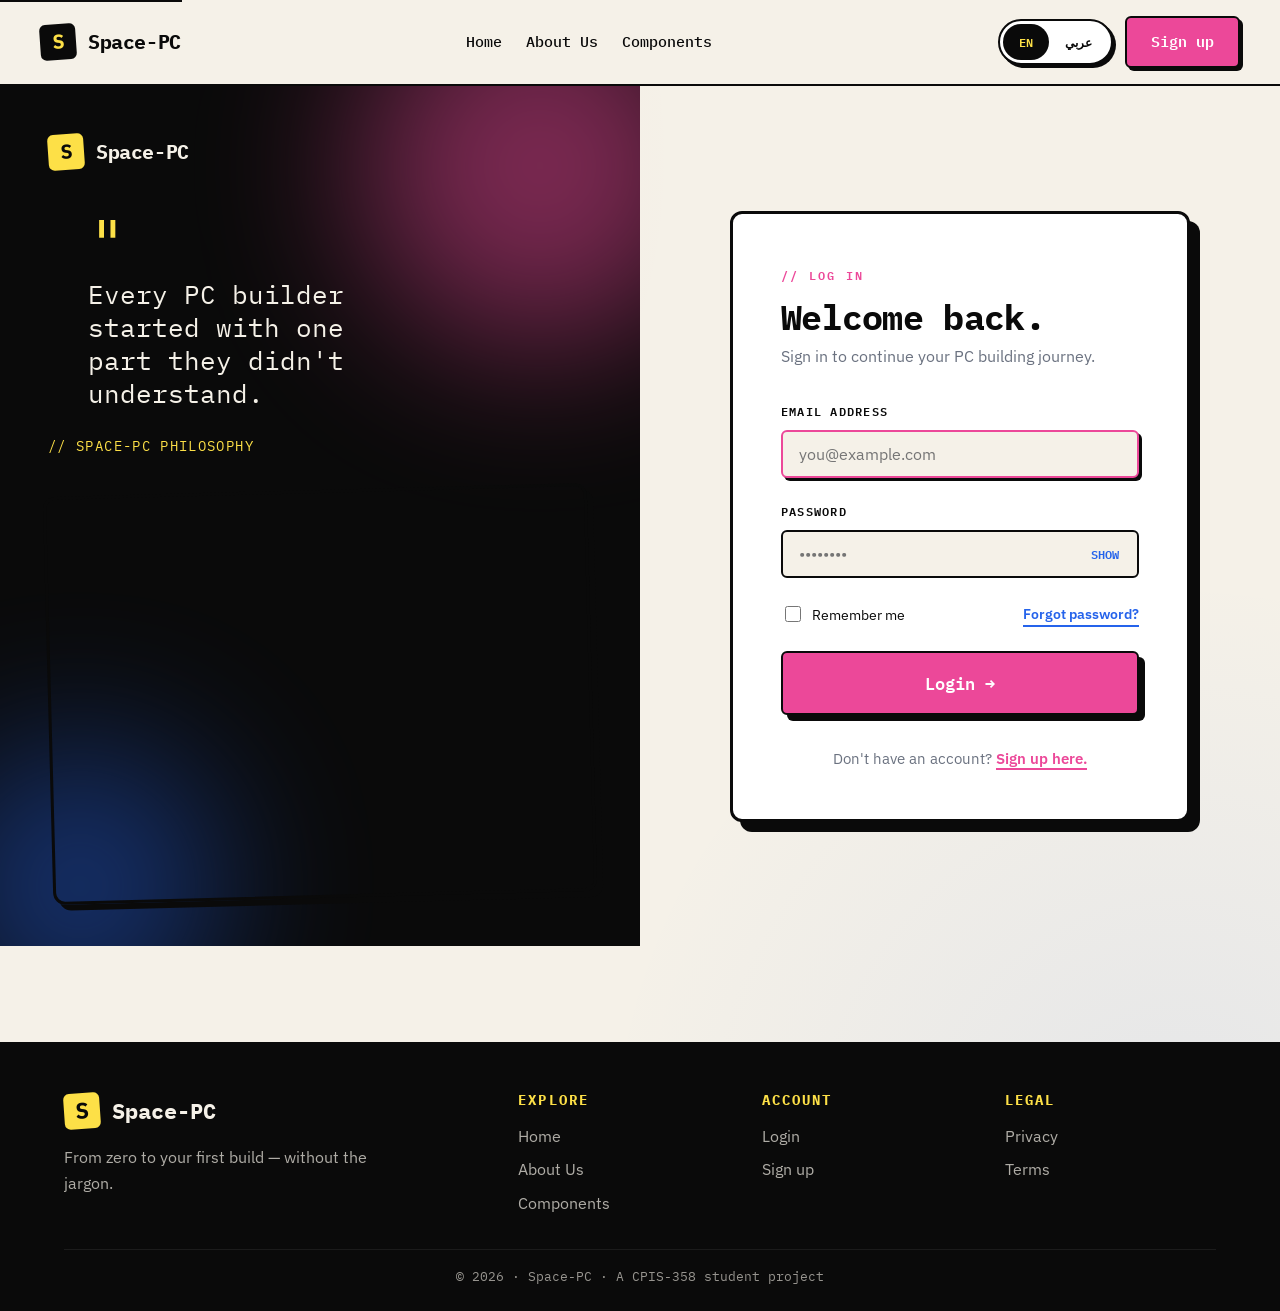
<file: login.html>
<!DOCTYPE html>
<html lang="en" dir="ltr">
<head>
  <meta charset="UTF-8" />
  <meta name="viewport" content="width=device-width, initial-scale=1.0" />
  <meta name="description" content="Login to Space-PC — your beginner-friendly PC building companion." />
  <title data-en="Login | Space-PC" data-ar="تسجيل الدخول | سبيس-بي سي">Login | Space-PC</title>

  <link rel="preconnect" href="https://fonts.googleapis.com" />
  <link rel="preconnect" href="https://fonts.gstatic.com" crossorigin />
  <link rel="stylesheet"
        href="https://fonts.googleapis.com/css2?family=IBM+Plex+Mono:wght@400;500;600;700&family=IBM+Plex+Sans:wght@400;500;600;700&family=IBM+Plex+Sans+Arabic:wght@400;500;600;700&display=swap" />

  <link rel="stylesheet" href="styles.css" />

  <!-- Internal CSS (page-specific tweaks for the auth side panel) -->
  <style>
    .auth-layout {
      display: grid;
      grid-template-columns: 1fr 1fr;
      min-height: calc(100vh - 76px);
    }
    .auth-side {
      position: relative;
      background: var(--color-ink);
      color: var(--color-bg);
      padding: var(--sp-7);
      display: flex;
      flex-direction: column;
      justify-content: space-between;
      overflow: hidden;
    }
    .auth-side::before {
      content: '';
      position: absolute;
      width: 360px; height: 360px;
      border-radius: 50%;
      background: var(--color-primary);
      opacity: 0.5;
      filter: blur(80px);
      top: -100px; right: -80px;
      z-index: 0;
    }
    .auth-side::after {
      content: '';
      position: absolute;
      width: 280px; height: 280px;
      border-radius: 50%;
      background: var(--color-secondary);
      opacity: 0.45;
      filter: blur(80px);
      bottom: -80px; left: -60px;
      z-index: 0;
    }
    .auth-side > * { position: relative; z-index: 1; }

    .auth-side .quote {
      font-family: var(--font-display);
      font-size: 1.6rem;
      line-height: 1.3;
      max-width: 18ch;
      margin-top: var(--sp-7);
    }
    .auth-side .quote::before {
      content: '"';
      font-size: 4rem;
      line-height: 0.8;
      color: var(--color-accent);
      display: block;
      margin-bottom: var(--sp-2);
    }
    .auth-side .signature {
      font-family: var(--font-display);
      font-size: 0.85rem;
      letter-spacing: 0.1em;
      color: var(--color-accent);
      margin-top: var(--sp-4);
      text-transform: uppercase;
    }

    .auth-side-image {
      width: 100%;
      aspect-ratio: 4/3;
      background-image: url('https://images.unsplash.com/photo-1591488320449-011701bb6704?auto=format&fit=crop&w=900&q=70');
      background-size: cover;
      background-position: center;
      border-radius: var(--r-md);
      border: var(--border-bold);
      box-shadow: var(--shadow-md);
      margin-top: var(--sp-6);
      transform: rotate(-1.5deg);
      transition: transform var(--t-base);
    }
    .auth-side-image:hover { transform: rotate(0); }

    .auth-form-side {
      padding: var(--sp-7) var(--sp-5);
      display: grid;
      place-items: center;
    }

    .success-msg {
      display: none;
      padding: var(--sp-3) var(--sp-4);
      background: var(--color-success);
      color: #fff;
      border-radius: var(--r-sm);
      border: var(--border-base);
      font-family: var(--font-display);
      font-weight: 600;
      margin-top: var(--sp-4);
      animation: fadeInUp 0.4s var(--ease) both;
    }

    @media (max-width: 880px) {
      .auth-layout { grid-template-columns: 1fr; }
      .auth-side { display: none; }
    }
  </style>
</head>

<body>
  <a href="#main" class="skip-link" data-en="Skip to content" data-ar="تخطّي إلى المحتوى">Skip to content</a>

  <!-- Master Page Header -->
  <header class="site-header">
    <div class="container nav">
      <a href="index.html" class="brand">
        <span class="brand-mark">S</span>
        <span data-en="Space-PC" data-ar="سبيس-بي سي">Space-PC</span>
      </a>
      <nav aria-label="Primary">
        <ul class="nav-links" id="primary-nav">
          <li><a href="index.html" data-en="Home"       data-ar="الرئيسية">Home</a></li>
          <li><a href="about.html" data-en="About Us"   data-ar="من نحن">About Us</a></li>
          <li><a href="cpu.html"   data-en="Components" data-ar="القطع">Components</a></li>
        </ul>
      </nav>
      <div class="nav-actions">
        <div class="lang-toggle" role="group" aria-label="Language switch">
          <button type="button" data-lang="en" class="is-active">EN</button>
          <button type="button" data-lang="ar">عربي</button>
        </div>
        <a href="signup.html" class="btn btn--primary" data-en="Sign up" data-ar="إنشاء حساب">Sign up</a>
        <button class="nav-toggle" aria-label="Toggle menu" aria-expanded="false">☰</button>
      </div>
    </div>
  </header>

  <main id="main">
    <div class="auth-layout">

      <!-- LEFT: Brand panel with project image (project-representative image required by the assignment) -->
      <aside class="auth-side">
        <div>
          <a href="index.html" class="brand" style="color: var(--color-bg);">
            <span class="brand-mark" style="background: var(--color-accent); color: var(--color-ink);">S</span>
            <span data-en="Space-PC" data-ar="سبيس-بي سي" style="color: var(--color-bg);">Space-PC</span>
          </a>
          <blockquote class="quote"
            data-en="Every PC builder started with one part they didn't understand."
            data-ar="كل مجمّع حاسوب بدأ بقطعة واحدة لم يفهمها.">
            Every PC builder started with one part they didn't understand.
          </blockquote>
          <p class="signature" data-en="// SPACE-PC PHILOSOPHY" data-ar="// فلسفة سبيس-بي سي">// SPACE-PC PHILOSOPHY</p>
        </div>

        <!-- Project image (one image per page requirement) -->
        <div class="auth-side-image" role="img"
             aria-label="Custom PC build with components laid out"
             data-en-alt="Custom PC build with components laid out"
             data-ar-alt="تجميعة حاسوب مخصصة مع القطع المنظّمة"></div>
      </aside>

      <!-- RIGHT: Form -->
      <section class="auth-form-side">
        <div class="auth-card">
          <span class="eyebrow" data-en="// LOG IN" data-ar="// تسجيل الدخول">// LOG IN</span>
          <h1 data-en="Welcome back." data-ar="مرحباً بعودتك.">Welcome back.</h1>
          <p class="sub"
             data-en="Sign in to continue your PC building journey."
             data-ar="سجّل دخولك لمواصلة رحلتك في بناء الحاسوب.">
            Sign in to continue your PC building journey.
          </p>

          <form id="login-form" novalidate>

            <div class="field">
              <label for="login-email" data-en="Email address" data-ar="البريد الإلكتروني">Email address</label>
              <input type="email"
                     id="login-email"
                     class="input"
                     autocomplete="email"
                     placeholder="you@example.com"
                     data-en-placeholder="you@example.com"
                     data-ar-placeholder="you@example.com"
                     required />
              <span class="error-msg"
                    data-en="Please enter a valid email address."
                    data-ar="يرجى إدخال بريد إلكتروني صحيح.">
                Please enter a valid email address.
              </span>
            </div>

            <div class="field">
              <label for="login-password" data-en="Password" data-ar="كلمة المرور">Password</label>
              <div class="password-wrap">
                <input type="password"
                       id="login-password"
                       class="input"
                       autocomplete="current-password"
                       placeholder="••••••••"
                       data-en-placeholder="••••••••"
                       data-ar-placeholder="••••••••"
                       required />
                <button type="button"
                        class="toggle-password"
                        data-target="login-password"
                        data-show="SHOW"
                        data-hide="HIDE"
                        aria-label="Toggle password visibility">SHOW</button>
              </div>
              <span class="error-msg"
                    data-en="Password must be at least 6 characters."
                    data-ar="كلمة المرور يجب أن تكون 6 أحرف على الأقل.">
                Password must be at least 6 characters.
              </span>
            </div>

            <div class="checkbox-row">
              <label class="checkbox">
                <input type="checkbox" id="remember-me" />
                <span data-en="Remember me" data-ar="تذكّرني">Remember me</span>
              </label>
              <!-- Inline CSS used here on this link to demonstrate the inline-CSS technique -->
              <a href="#"
                 style="color: var(--color-secondary); font-weight: 600; font-size: 0.9rem; border-bottom: 2px solid var(--color-secondary);"
                 data-en="Forgot password?"
                 data-ar="نسيت كلمة المرور؟">Forgot password?</a>
            </div>

            <button type="submit" class="btn btn--primary btn--lg"
                    data-en="Login →" data-ar="تسجيل الدخول →">Login →</button>

            <div class="success-msg" id="login-success" role="status"></div>
          </form>

          <p class="auth-divider">
            <span data-en="Don't have an account?" data-ar="ليس لديك حساب؟">Don't have an account?</span>
            <a href="signup.html" data-en="Sign up here." data-ar="أنشئ حساباً هنا.">Sign up here.</a>
          </p>
        </div>
      </section>
    </div>
  </main>

  <!-- Master Page Footer -->
  <footer class="site-footer">
    <div class="container">
      <div class="footer-grid">
        <div>
          <div class="footer-brand">
            <span class="brand-mark">S</span>
            <span data-en="Space-PC" data-ar="سبيس-بي سي">Space-PC</span>
          </div>
          <p class="footer-tagline"
             data-en="From zero to your first build — without the jargon."
             data-ar="من الصفر إلى أوّل تجميعة — بلا مصطلحات معقّدة.">
            From zero to your first build — without the jargon.
          </p>
        </div>
        <div>
          <h4 data-en="Explore" data-ar="استكشف">Explore</h4>
          <ul>
            <li><a href="index.html" data-en="Home"     data-ar="الرئيسية">Home</a></li>
            <li><a href="about.html" data-en="About Us" data-ar="من نحن">About Us</a></li>
            <li><a href="cpu.html"   data-en="Components" data-ar="القطع">Components</a></li>
          </ul>
        </div>
        <div>
          <h4 data-en="Account" data-ar="الحساب">Account</h4>
          <ul>
            <li><a href="login.html"  data-en="Login"   data-ar="تسجيل الدخول">Login</a></li>
            <li><a href="signup.html" data-en="Sign up" data-ar="إنشاء حساب">Sign up</a></li>
          </ul>
        </div>
        <div>
          <h4 data-en="Legal" data-ar="قانوني">Legal</h4>
          <ul>
            <li><a href="#" data-en="Privacy" data-ar="الخصوصية">Privacy</a></li>
            <li><a href="#" data-en="Terms"   data-ar="الشروط">Terms</a></li>
          </ul>
        </div>
      </div>
      <div class="footer-bottom">
        © <span id="footer-year">2026</span> · Space-PC ·
        <span data-en="A CPIS-358 student project" data-ar="مشروع طلاّبي لمقرر CPIS-358">A CPIS-358 student project</span>
      </div>
    </div>
  </footer>

  <!-- External script -->
  <script src="script.js"></script>

  <!-- Embedded script: small UX nudge that auto-focuses the email field
       and logs a friendly note for developers checking the console. -->
  <script>
    (function loginPageEmbedded() {
      'use strict';
      const email = document.getElementById('login-email');
      if (email) email.focus();
      console.log('%cSpace-PC ✦ Login page loaded.', 'color:#ec4899; font-weight:700; font-family:monospace;');
    })();
  </script>
</body>
</html>
</file>
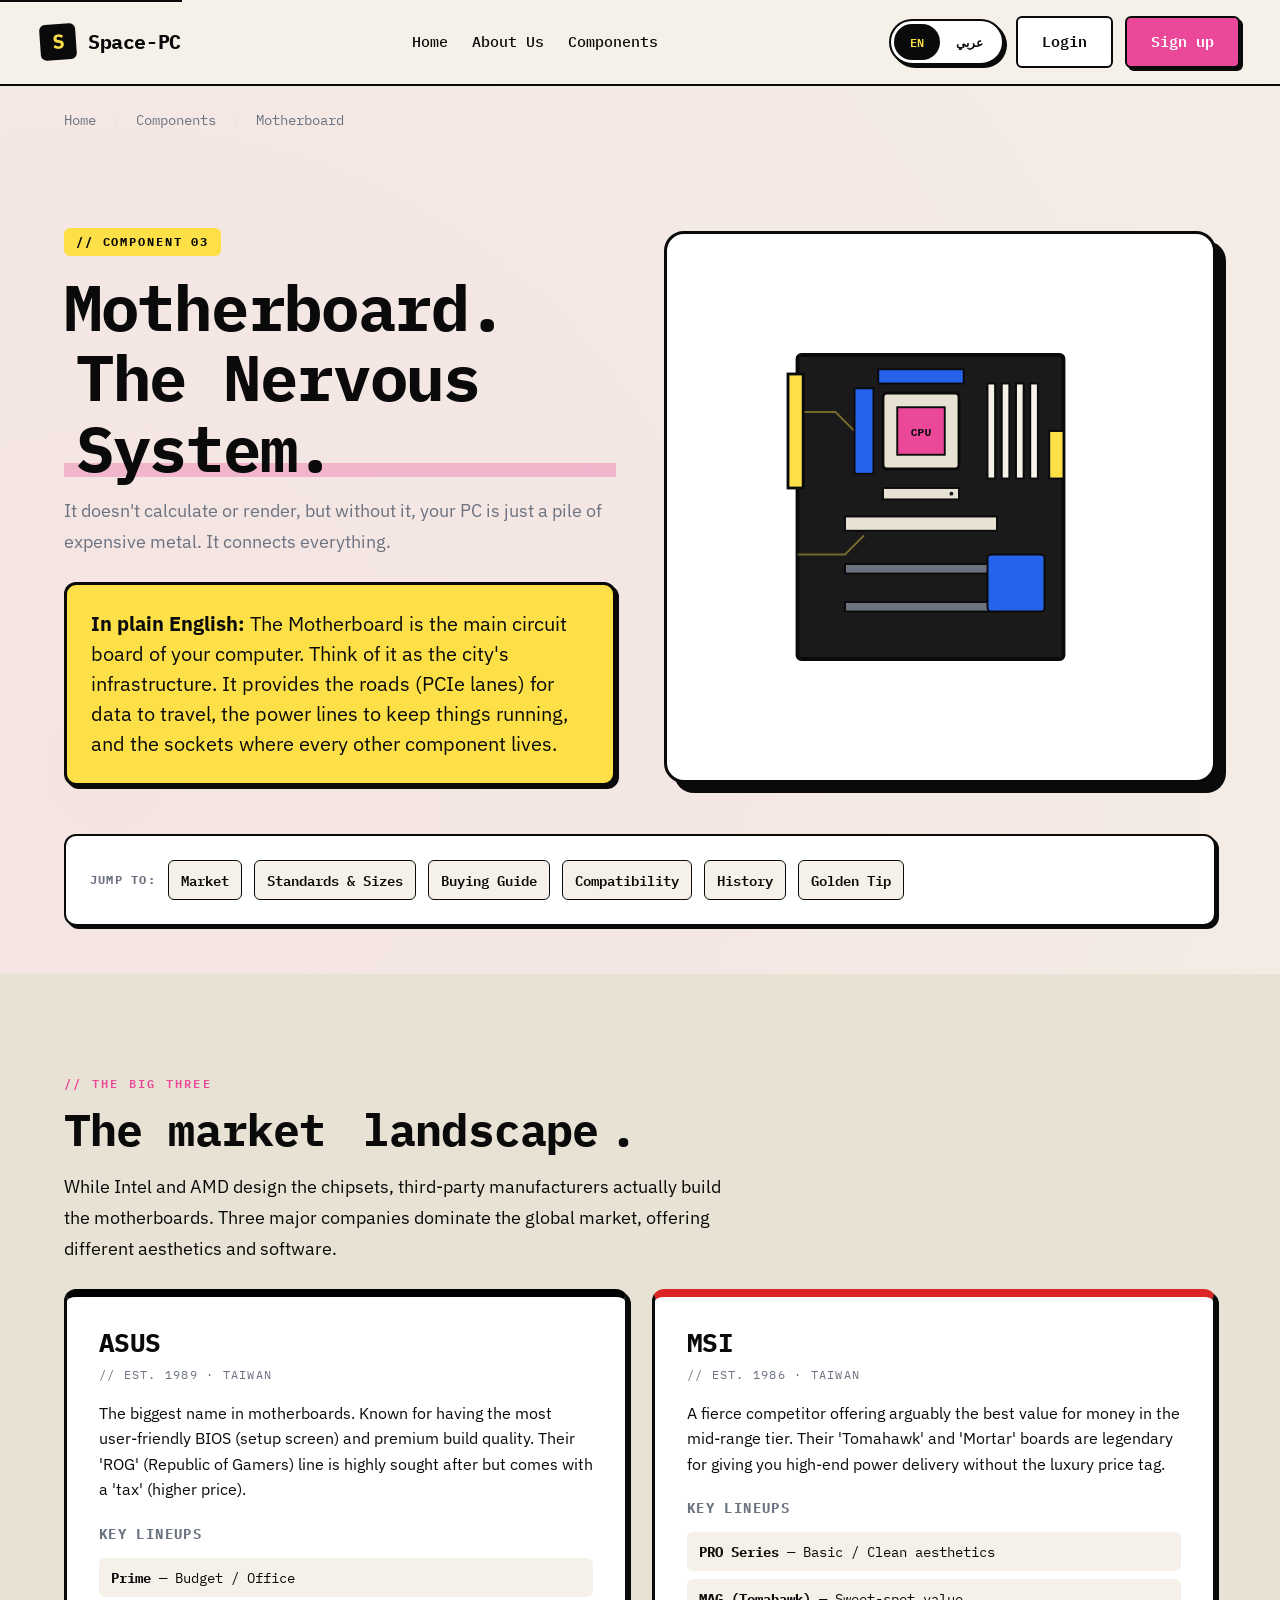
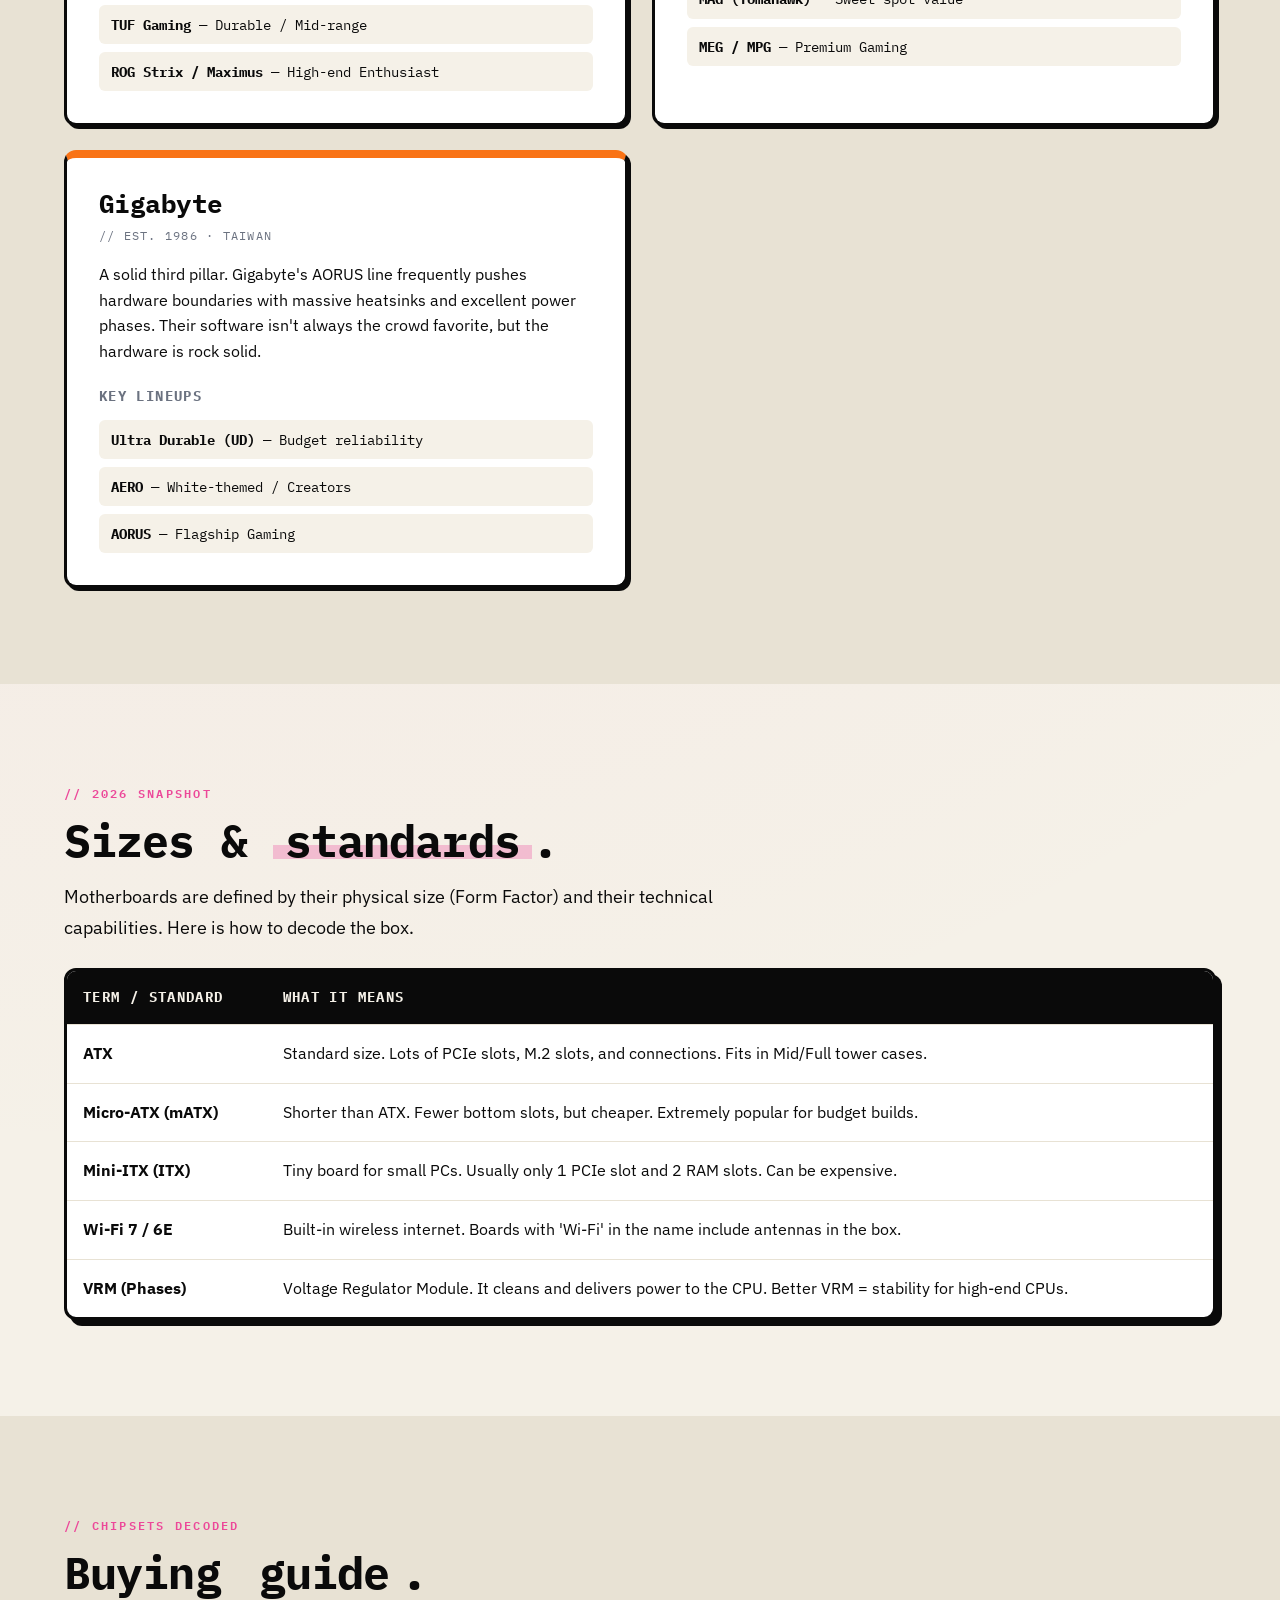
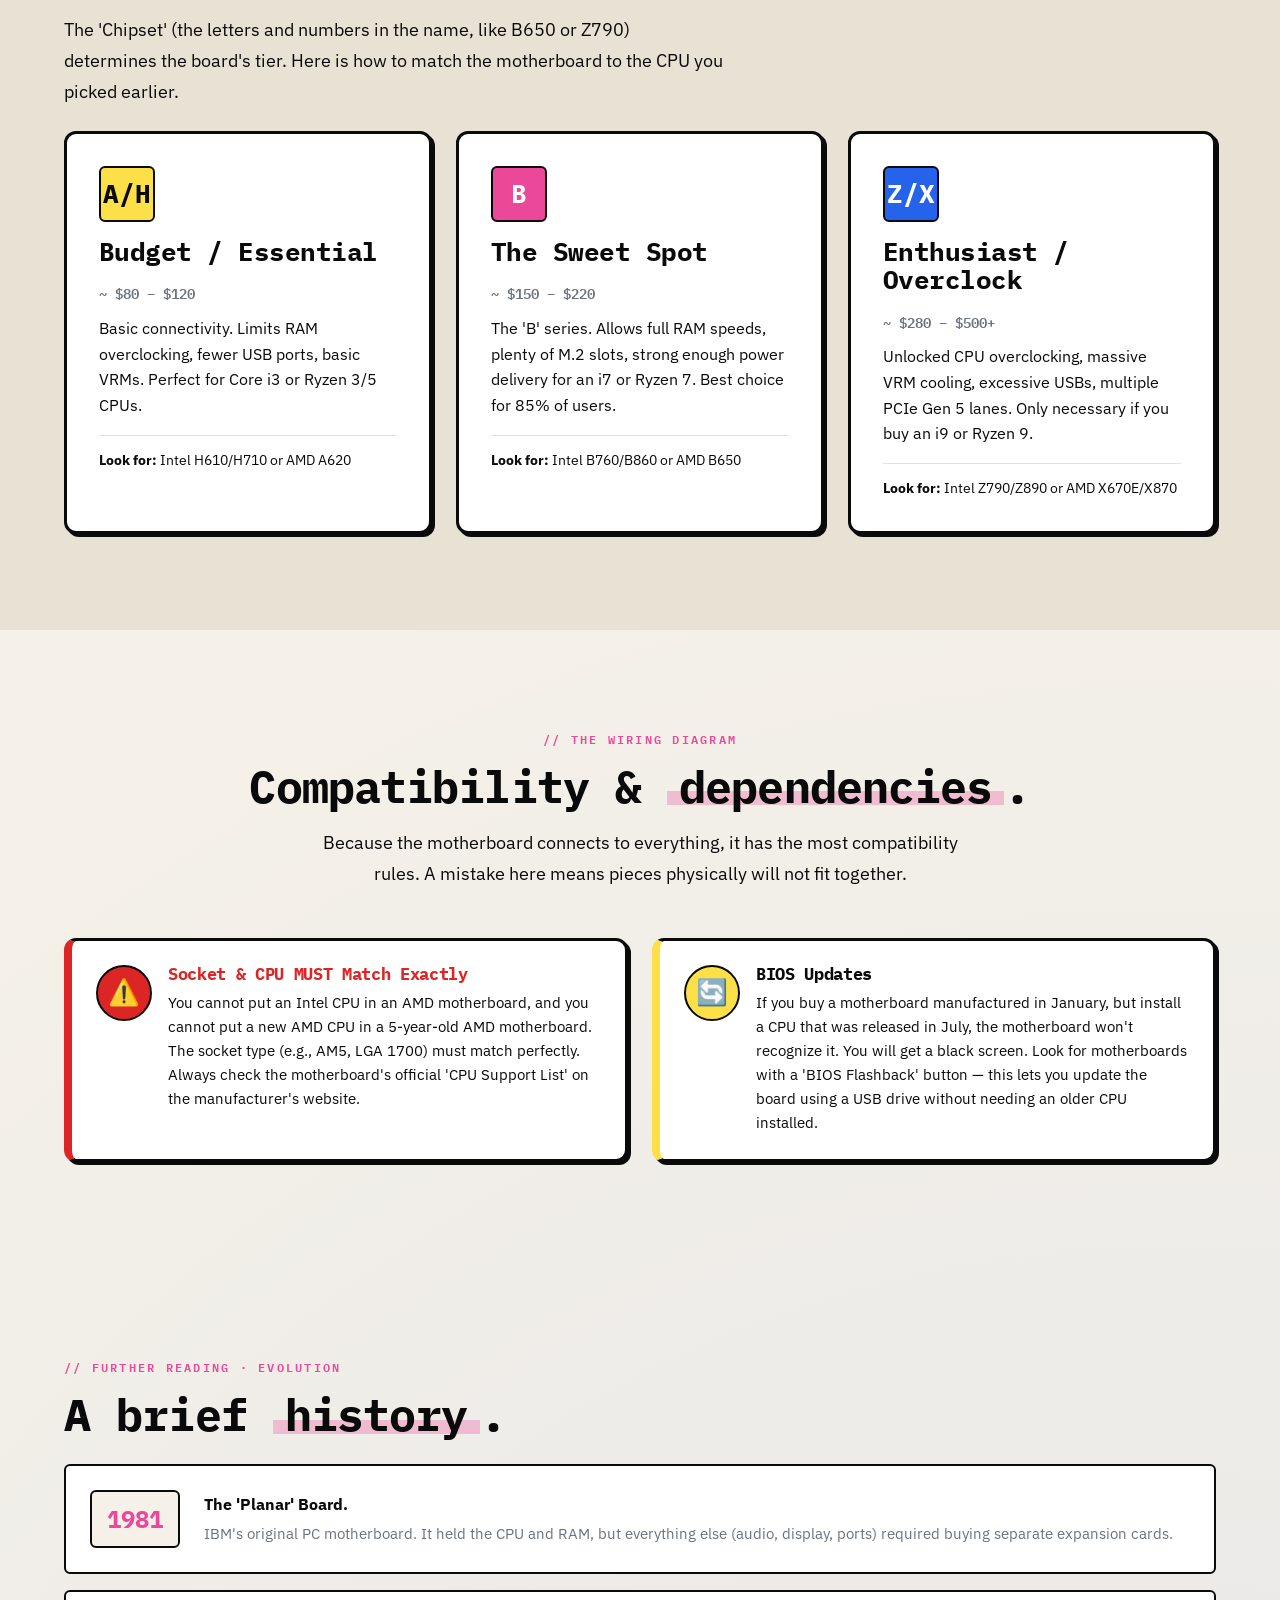
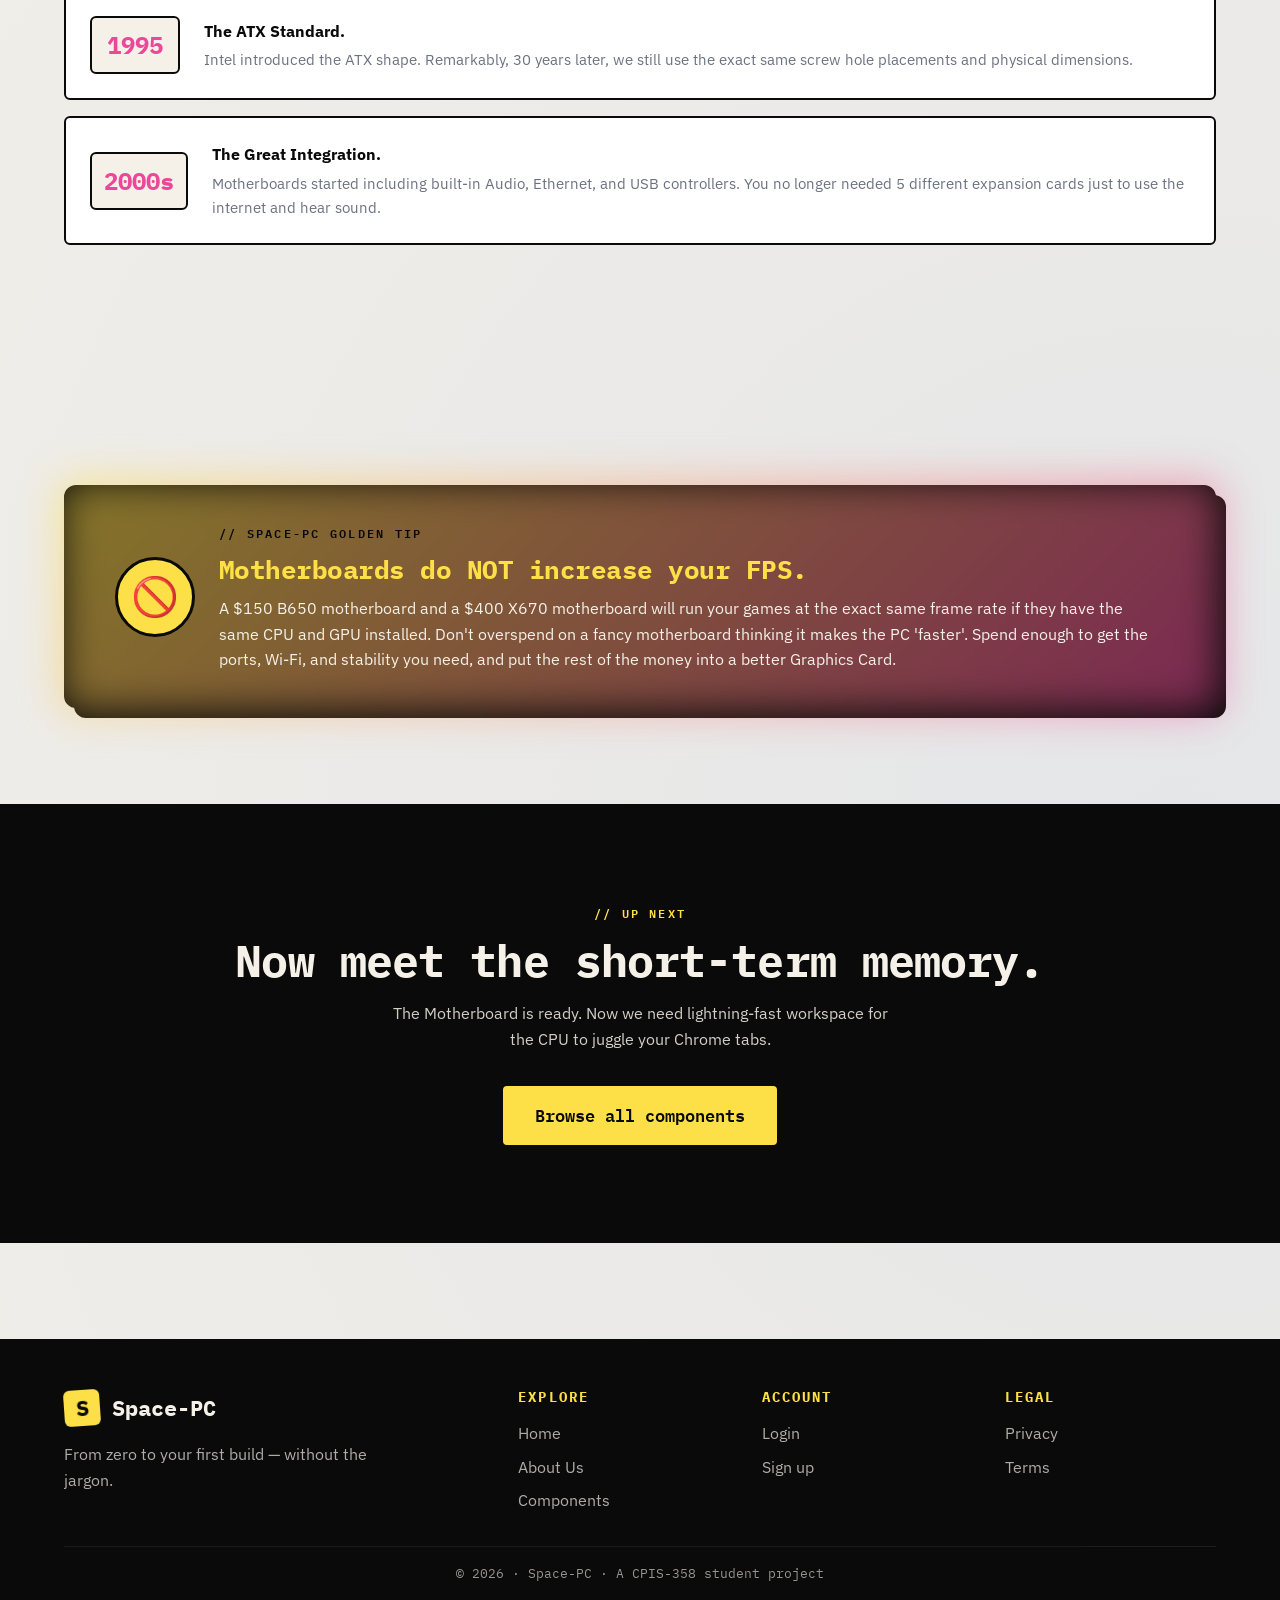
<file: motherboard.html>
<!DOCTYPE html>
<html lang="en" dir="ltr">
<head>
  <meta charset="UTF-8" />
  <meta name="viewport" content="width=device-width, initial-scale=1.0" />
  <meta name="description" content="The Motherboard explained — what it does, ASUS vs MSI vs Gigabyte, form factors, modern standards, and how to choose the right one." />
  <title data-en="Motherboard | The Nervous System — Space-PC" data-ar="اللوحة الأم (Motherboard) | الجهاز العصبي — سبيس-بي سي">Motherboard | The Nervous System — Space-PC</title>

  <link rel="preconnect" href="https://fonts.googleapis.com" />
  <link rel="preconnect" href="https://fonts.gstatic.com" crossorigin />
  <link rel="stylesheet"
        href="https://fonts.googleapis.com/css2?family=IBM+Plex+Mono:wght@400;500;600;700&family=IBM+Plex+Sans:wght@400;500;600;700&family=IBM+Plex+Sans+Arabic:wght@400;500;600;700&display=swap" />

  <link rel="stylesheet" href="styles.css" />

  <style>
    .breadcrumbs {
      font-family: var(--font-display);
      font-size: 0.85rem;
      color: var(--color-muted);
      padding-top: var(--sp-5);
      margin-bottom: 0;
    }
    .breadcrumbs a { color: var(--color-muted); border-bottom: 1px dashed transparent; transition: all var(--t-fast); }
    .breadcrumbs a:hover { color: var(--color-primary); border-bottom-color: var(--color-primary); }
    .breadcrumbs .sep { margin: 0 var(--sp-2); color: var(--color-soft); }

    .component-tag {
      display: inline-block;
      padding: 4px 12px;
      background: var(--color-accent);
      color: var(--color-ink);
      font-family: var(--font-display);
      font-size: 0.78rem;
      font-weight: 700;
      letter-spacing: 0.15em;
      border-radius: var(--r-sm);
      margin-bottom: var(--sp-4);
      text-transform: uppercase;
    }

    .mobo-illustration {
      width: 100%;
      height: 100%;
      max-width: 380px;
      max-height: 380px;
    }

    .quick-jump {
      display: flex;
      flex-wrap: wrap;
      gap: var(--sp-3);
      padding: var(--sp-5);
      background: var(--color-surface);
      border: var(--border-base);
      border-radius: var(--r-md);
      box-shadow: var(--shadow-sm);
      margin-bottom: var(--sp-7);
    }
    .quick-jump a {
      font-family: var(--font-display);
      font-size: 0.85rem;
      font-weight: 600;
      padding: var(--sp-2) var(--sp-3);
      background: var(--color-bg);
      border: var(--border-thin);
      border-radius: var(--r-sm);
      transition: all var(--t-fast);
    }
    .quick-jump a:hover {
      background: var(--color-accent);
      transform: translateY(-2px);
      color: var(--color-ink);
    }
    .quick-jump strong {
      align-self: center;
      font-family: var(--font-display);
      font-size: 0.78rem;
      letter-spacing: 0.1em;
      text-transform: uppercase;
      color: var(--color-muted);
    }
  </style>
</head>

<body>
  <a href="#main" class="skip-link" data-en="Skip to content" data-ar="تخطّي إلى المحتوى">Skip to content</a>

  <header class="site-header">
    <div class="container nav">
      <a href="index.html" class="brand">
        <span class="brand-mark">S</span>
        <span data-en="Space-PC" data-ar="سبيس-بي سي">Space-PC</span>
      </a>
      <nav aria-label="Primary">
        <ul class="nav-links" id="primary-nav">
          <li><a href="index.html"             data-en="Home"       data-ar="الرئيسية">Home</a></li>
          <li><a href="about.html"             data-en="About Us"   data-ar="من نحن">About Us</a></li>
          <li><a href="index.html#components"  data-en="Components" data-ar="القطع">Components</a></li>
        </ul>
      </nav>
      <div class="nav-actions">
        <div class="lang-toggle" role="group" aria-label="Language switch">
          <button type="button" data-lang="en" class="is-active">EN</button>
          <button type="button" data-lang="ar">عربي</button>
        </div>
        <a href="login.html"  class="btn btn--ghost"   data-en="Login"   data-ar="تسجيل الدخول">Login</a>
        <a href="signup.html" class="btn btn--primary" data-en="Sign up" data-ar="إنشاء حساب">Sign up</a>
        <button class="nav-toggle" aria-label="Toggle menu" aria-expanded="false">☰</button>
      </div>
    </div>
  </header>

  <main id="main">

    <section>
      <div class="container">
        <nav class="breadcrumbs" aria-label="Breadcrumb">
          <a href="index.html"             data-en="Home"        data-ar="الرئيسية">Home</a>
          <span class="sep">/</span>
          <a href="index.html#components"  data-en="Components"  data-ar="القطع">Components</a>
          <span class="sep">/</span>
          <span data-en="Motherboard" data-ar="اللوحة الأم (Motherboard)">Motherboard</span>
        </nav>

        <div class="component-header">
          <div class="reveal">
            <span class="component-tag" data-en="// COMPONENT 03" data-ar="// القطعة 03">// COMPONENT 03</span>
            <h1>
              <span data-en="Motherboard." data-ar="اللوحة الأم.">Motherboard.</span><br />
              <span class="section-title"
                    data-en="The Nervous System."
                    data-ar="الجهاز العصبي.">The Nervous System.</span>
            </h1>
            <p class="lead" style="color: var(--color-muted);"
               data-en="It doesn't calculate or render, but without it, your PC is just a pile of expensive metal. It connects everything."
               data-ar="إنها لا تحسب ولا ترسم، ولكن بدونها، جهازك مجرد كومة من المعدن الغالي. إنها تربط كل شيء ببعضه.">
              It doesn't calculate or render, but without it, your PC is just a pile of expensive metal. It connects everything.
            </p>

            <div class="definition reveal reveal-delay-1">
              <strong data-en="In plain English:" data-ar="بكل بساطة:">In plain English:</strong>
              <span data-en="The Motherboard is the main circuit board of your computer. Think of it as the city's infrastructure. It provides the roads (PCIe lanes) for data to travel, the power lines to keep things running, and the sockets where every other component lives."
                    data-ar="اللوحة الأم (Motherboard) هي لوحة الدوائر الرئيسية في جهازك. تخيلها كالبنية التحتية لمدينة. إنها توفر الطرق (مسارات PCIe) لتنتقل فيها البيانات، وخطوط الطاقة لإبقاء كل شيء يعمل، والمنافذ حيث تعيش كل القطع الأخرى.">
                The Motherboard is the main circuit board of your computer. Think of it as the city's infrastructure. It provides the roads (PCIe lanes) for data to travel, the power lines to keep things running, and the sockets where every other component lives.
              </span>
            </div>
          </div>

          <div class="component-image reveal reveal-delay-2">
            <svg class="mobo-illustration" viewBox="0 0 400 400" xmlns="http://www.w3.org/2000/svg" aria-labelledby="mobo-svg-title">
              <title id="mobo-svg-title"
                     data-en="Illustration of a modern ATX motherboard"
                     data-ar="رسم توضيحي للوحة أم (Motherboard) حديثة بحجم ATX">Modern Motherboard</title>

              <rect x="50" y="40" width="280" height="320" rx="4" fill="#1a1a1a" stroke="#0a0a0a" stroke-width="4"/>
              
              <path d="M50 100 L90 100 L120 130" stroke="#fde047" stroke-width="2" fill="none" opacity="0.4"/>
              <path d="M50 250 L100 250 L120 230" stroke="#fde047" stroke-width="2" fill="none" opacity="0.4"/>

              <rect x="140" y="80" width="80" height="80" rx="4" fill="#e8e2d4" stroke="#0a0a0a" stroke-width="3"/>
              <rect x="155" y="95" width="50" height="50" fill="#ec4899" stroke="#0a0a0a" stroke-width="2"/>
              <text x="180" y="125" text-anchor="middle" font-family="monospace" font-size="12" font-weight="bold" fill="#0a0a0a">CPU</text>

              <rect x="110" y="75" width="20" height="90" fill="#2563eb" stroke="#0a0a0a" stroke-width="2"/>
              <rect x="135" y="55" width="90" height="15" fill="#2563eb" stroke="#0a0a0a" stroke-width="2"/>

              <g fill="#f5f1e8" stroke="#0a0a0a" stroke-width="2">
                <rect x="250" y="70" width="8" height="100"/>
                <rect x="265" y="70" width="8" height="100"/>
                <rect x="280" y="70" width="8" height="100"/>
                <rect x="295" y="70" width="8" height="100"/>
              </g>

              <rect x="315" y="120" width="15" height="50" fill="#fde047" stroke="#0a0a0a" stroke-width="2"/>

              <rect x="100" y="210" width="160" height="15" fill="#e8e2d4" stroke="#0a0a0a" stroke-width="2"/>
              <rect x="100" y="260" width="160" height="10" fill="#6b7280" stroke="#0a0a0a" stroke-width="2"/>
              <rect x="100" y="300" width="160" height="10" fill="#6b7280" stroke="#0a0a0a" stroke-width="2"/>

              <rect x="250" y="250" width="60" height="60" rx="4" fill="#2563eb" stroke="#0a0a0a" stroke-width="2"/>
              
              <rect x="140" y="180" width="80" height="12" fill="#e8e2d4" stroke="#0a0a0a" stroke-width="2"/>
              <circle cx="212" cy="186" r="2" fill="#0a0a0a"/>

              <rect x="40" y="60" width="16" height="120" fill="#fde047" stroke="#0a0a0a" stroke-width="3"/>

            </svg>
          </div>
        </div>

        <div class="quick-jump scroll-reveal" aria-label="Section quick links">
          <strong data-en="Jump to:" data-ar="انتقل إلى:">Jump to:</strong>
          <a href="#market"        data-en="Market"        data-ar="السوق">Market</a>
          <a href="#standards"     data-en="Standards & Sizes" data-ar="المعايير والأحجام">Standards & Sizes</a>
          <a href="#buying"        data-en="Buying Guide"  data-ar="دليل الشراء">Buying Guide</a>
          <a href="#compatibility" data-en="Compatibility" data-ar="التوافق">Compatibility</a>
          <a href="#history"       data-en="History"       data-ar="التاريخ">History</a>
          <a href="#tip"           data-en="Golden Tip"    data-ar="النصيحة الذهبية">Golden Tip</a>
        </div>
      </div>
    </section>

    <section id="market" class="section section--soft">
      <div class="container">
        <span class="eyebrow" data-en="// THE BIG THREE" data-ar="// الثلاثة الكبار">// THE BIG THREE</span>
        <h2>
          <span data-en="The market" data-ar="الشركات">The market</span>
          <span class="section-title" data-en="landscape" data-ar="المصنّعة">landscape</span><span data-en="." data-ar=".">.</span>
        </h2>
        <p class="lead" style="max-width: 60ch;"
           data-en="While Intel and AMD design the chipsets, third-party manufacturers actually build the motherboards. Three major companies dominate the global market, offering different aesthetics and software."
           data-ar="بينما تصمم Intel و AMD شرائح التحكم (Chipsets)، تقوم شركات أخرى بصناعة اللوحات الأم فعلياً. ثلاث شركات كبرى تهيمن على السوق العالمي، وتقدم أشكالاً وبرمجيات مختلفة.">
          While Intel and AMD design the chipsets, third-party manufacturers actually build the motherboards. Three major companies dominate the global market, offering different aesthetics and software.
        </p>

        <div class="brands-grid is-three-up scroll-reveal">

          <article class="brand-card is-intel" style="border-top-color: #000;">
            <h3>ASUS</h3>
            <p class="tagline" data-en="// EST. 1989 · TAIWAN" data-ar="// تأسست 1989 · تايوان">// EST. 1989 · TAIWAN</p>
            <p data-en="The biggest name in motherboards. Known for having the most user-friendly BIOS (setup screen) and premium build quality. Their 'ROG' (Republic of Gamers) line is highly sought after but comes with a 'tax' (higher price)."
               data-ar="الاسم الأكبر في اللوحات الأم. معروفة بامتلاكها واجهة إعدادات (BIOS) هي الأسهل استخداماً وجودة بناء عالية. سلسلة 'ROG' الخاصة بها مطلوبة بشدة لكنها تأتي بـ 'ضريبة' (سعر أعلى).">
              The biggest name in motherboards. Known for having the most user-friendly BIOS (setup screen) and premium build quality. Their 'ROG' (Republic of Gamers) line is highly sought after but comes with a 'tax' (higher price).
            </p>
            <h4 style="margin-top: var(--sp-5); font-size: 0.85rem; text-transform: uppercase; letter-spacing: 0.1em; color: var(--color-muted);"
                data-en="Key Lineups" data-ar="أبرز السلاسل">Key Lineups</h4>
            <ul>
              <li><strong>Prime</strong> — <span data-en="Budget / Office" data-ar="اقتصادية / أعمال مكتبية">Budget / Office</span></li>
              <li><strong>TUF Gaming</strong> — <span data-en="Durable / Mid-range" data-ar="متينة / فئة متوسطة">Durable / Mid-range</span></li>
              <li><strong>ROG Strix / Maximus</strong> — <span data-en="High-end Enthusiast" data-ar="راقية / للمحترفين">High-end Enthusiast</span></li>
            </ul>
          </article>

          <article class="brand-card is-amd" style="border-top-color: #dc2626;">
            <h3>MSI</h3>
            <p class="tagline" data-en="// EST. 1986 · TAIWAN" data-ar="// تأسست 1986 · تايوان">// EST. 1986 · TAIWAN</p>
            <p data-en="A fierce competitor offering arguably the best value for money in the mid-range tier. Their 'Tomahawk' and 'Mortar' boards are legendary for giving you high-end power delivery without the luxury price tag."
               data-ar="منافس شرس يقدم غالباً أفضل قيمة مقابل السعر في الفئة المتوسطة. لوحاتهم مثل 'Tomahawk' و 'Mortar' أسطورية لأنها تمنحك طاقة راقية بدون سعر فاخر.">
              A fierce competitor offering arguably the best value for money in the mid-range tier. Their 'Tomahawk' and 'Mortar' boards are legendary for giving you high-end power delivery without the luxury price tag.
            </p>
            <h4 style="margin-top: var(--sp-5); font-size: 0.85rem; text-transform: uppercase; letter-spacing: 0.1em; color: var(--color-muted);"
                data-en="Key Lineups" data-ar="أبرز السلاسل">Key Lineups</h4>
            <ul>
              <li><strong>PRO Series</strong> — <span data-en="Basic / Clean aesthetics" data-ar="أساسية / شكل بسيط">Basic / Clean aesthetics</span></li>
              <li><strong>MAG (Tomahawk)</strong> — <span data-en="Sweet-spot value" data-ar="نقطة القيمة المثالية">Sweet-spot value</span></li>
              <li><strong>MEG / MPG</strong> — <span data-en="Premium Gaming" data-ar="ألعاب راقية">Premium Gaming</span></li>
            </ul>
          </article>

          <article class="brand-card is-nvidia" style="border-top-color: #f97316;">
            <h3>Gigabyte</h3>
            <p class="tagline" data-en="// EST. 1986 · TAIWAN" data-ar="// تأسست 1986 · تايوان">// EST. 1986 · TAIWAN</p>
            <p data-en="A solid third pillar. Gigabyte's AORUS line frequently pushes hardware boundaries with massive heatsinks and excellent power phases. Their software isn't always the crowd favorite, but the hardware is rock solid."
               data-ar="الركيزة الثالثة القوية. سلسلة AORUS من جيجابايت تدفع غالباً حدود العتاد بمشتتات حرارة ضخمة ومراحل طاقة ممتازة. برمجياتهم قد لا تكون المفضلة للجميع، لكن العتاد صلب جداً.">
              A solid third pillar. Gigabyte's AORUS line frequently pushes hardware boundaries with massive heatsinks and excellent power phases. Their software isn't always the crowd favorite, but the hardware is rock solid.
            </p>
            <h4 style="margin-top: var(--sp-5); font-size: 0.85rem; text-transform: uppercase; letter-spacing: 0.1em; color: var(--color-muted);"
                data-en="Key Lineups" data-ar="أبرز السلاسل">Key Lineups</h4>
            <ul>
              <li><strong>Ultra Durable (UD)</strong> — <span data-en="Budget reliability" data-ar="اقتصادية موثوقة">Budget reliability</span></li>
              <li><strong>AERO</strong> — <span data-en="White-themed / Creators" data-ar="تصميم أبيض / للمبدعين">White-themed / Creators</span></li>
              <li><strong>AORUS</strong> — <span data-en="Flagship Gaming" data-ar="القمة للألعاب">Flagship Gaming</span></li>
            </ul>
          </article>

        </div>
      </div>
    </section>

    <section id="standards" class="section">
      <div class="container">
        <span class="eyebrow" data-en="// 2026 SNAPSHOT" data-ar="// لقطة 2026">// 2026 SNAPSHOT</span>
        <h2>
          <span data-en="Sizes &amp;" data-ar="الأحجام">Sizes &amp;</span>
          <span class="section-title" data-en="standards" data-ar="والمعايير">standards</span><span data-en="." data-ar=".">.</span>
        </h2>
        <p class="lead" style="max-width: 60ch;"
           data-en="Motherboards are defined by their physical size (Form Factor) and their technical capabilities. Here is how to decode the box."
           data-ar="اللوحات الأم تُعرّف بحجمها الفيزيائي (Form Factor) وقدراتها التقنية. إليك كيف تفك شفرة الصندوق.">
          Motherboards are defined by their physical size (Form Factor) and their technical capabilities. Here is how to decode the box.
        </p>

        <table class="standards-table scroll-reveal">
          <thead>
            <tr>
              <th data-en="Term / Standard" data-ar="المصطلح / المعيار">Term / Standard</th>
              <th data-en="What it means" data-ar="ما يعنيه">What it means</th>
            </tr>
          </thead>
          <tbody>
            <tr>
              <td><strong>ATX</strong></td>
              <td data-en="Standard size. Lots of PCIe slots, M.2 slots, and connections. Fits in Mid/Full tower cases."
                  data-ar="الحجم القياسي. الكثير من منافذ PCIe و M.2 والتوصيلات. يناسب الصناديق المتوسطة والكاملة.">
                Standard size. Lots of PCIe slots, M.2 slots, and connections. Fits in Mid/Full tower cases.
              </td>
            </tr>
            <tr>
              <td><strong>Micro-ATX (mATX)</strong></td>
              <td data-en="Shorter than ATX. Fewer bottom slots, but cheaper. Extremely popular for budget builds."
                  data-ar="أقصر من ATX. منافذ سفلية أقل، لكنها أرخص. مشهورة جداً للتجميعات الاقتصادية.">
                Shorter than ATX. Fewer bottom slots, but cheaper. Extremely popular for budget builds.
              </td>
            </tr>
            <tr>
              <td><strong>Mini-ITX (ITX)</strong></td>
              <td data-en="Tiny board for small PCs. Usually only 1 PCIe slot and 2 RAM slots. Can be expensive."
                  data-ar="لوحة صغيرة جداً. عادة منفذ PCIe واحد ومنفذي رام فقط. قد تكون غالية الثمن.">
                Tiny board for small PCs. Usually only 1 PCIe slot and 2 RAM slots. Can be expensive.
              </td>
            </tr>
            <tr>
              <td><strong>Wi-Fi 7 / 6E</strong></td>
              <td data-en="Built-in wireless internet. Boards with 'Wi-Fi' in the name include antennas in the box."
                  data-ar="إنترنت لاسلكي مدمج. اللوحات التي تحوي كلمة 'Wi-Fi' في اسمها تأتي مع هوائيات في العلبة.">
                Built-in wireless internet. Boards with 'Wi-Fi' in the name include antennas in the box.
              </td>
            </tr>
            <tr>
              <td><strong>VRM (Phases)</strong></td>
              <td data-en="Voltage Regulator Module. It cleans and delivers power to the CPU. Better VRM = stability for high-end CPUs."
                  data-ar="منظم الجهد الكهربائي. ينظف ويوصل الطاقة للمعالج. VRM أفضل = استقرار أكبر لمعالجات القمة.">
                Voltage Regulator Module. It cleans and delivers power to the CPU. Better VRM = stability for high-end CPUs.
              </td>
            </tr>
          </tbody>
        </table>
      </div>
    </section>

    <section id="buying" class="section section--soft">
      <div class="container">
        <span class="eyebrow" data-en="// CHIPSETS DECODED" data-ar="// فك شفرة الشرائح">// CHIPSETS DECODED</span>
        <h2>
          <span data-en="Buying" data-ar="دليل">Buying</span>
          <span class="section-title" data-en="guide" data-ar="الشراء">guide</span><span data-en="." data-ar=".">.</span>
        </h2>
        <p class="lead" style="max-width: 60ch;"
           data-en="The 'Chipset' (the letters and numbers in the name, like B650 or Z790) determines the board's tier. Here is how to match the motherboard to the CPU you picked earlier."
           data-ar="الشريحة أو 'Chipset' (الحروف والأرقام في الاسم، مثل B650 أو Z790) تحدد فئة اللوحة. إليك كيف تطابق اللوحة الأم مع المعالج الذي اخترته سابقاً.">
          The 'Chipset' (the letters and numbers in the name, like B650 or Z790) determines the board's tier. Here is how to match the motherboard to the CPU you picked earlier.
        </p>

        <div class="usecase-grid scroll-reveal">

          <article class="usecase-card tier-budget">
            <div class="usecase-icon">A/H</div>
            <h3 data-en="Budget / Essential" data-ar="اقتصادية / أساسية">Budget / Essential</h3>
            <p class="price">~ $80 – $120</p>
            <p data-en="Basic connectivity. Limits RAM overclocking, fewer USB ports, basic VRMs. Perfect for Core i3 or Ryzen 3/5 CPUs."
               data-ar="توصيل أساسي. تحد من كسر سرعة الرام، منافذ USB أقل، منظمات طاقة أساسية. مثالية لمعالجات Core i3 أو Ryzen 3/5.">
              Basic connectivity. Limits RAM overclocking, fewer USB ports, basic VRMs. Perfect for Core i3 or Ryzen 3/5 CPUs.
            </p>
            <p style="margin-top: var(--sp-3); padding-top: var(--sp-3); border-top: 1px solid var(--color-soft); font-size: 0.9rem;">
              <strong data-en="Look for:" data-ar="ابحث عن:">Look for:</strong>
              <span data-en=" Intel H610/H710 or AMD A620" data-ar=" Intel H610/H710 أو AMD A620">Intel H610/H710 or AMD A620</span>
            </p>
          </article>

          <article class="usecase-card tier-gaming">
            <div class="usecase-icon">B</div>
            <h3 data-en="The Sweet Spot" data-ar="النقطة المثالية">The Sweet Spot</h3>
            <p class="price">~ $150 – $220</p>
            <p data-en="The 'B' series. Allows full RAM speeds, plenty of M.2 slots, strong enough power delivery for an i7 or Ryzen 7. Best choice for 85% of users."
               data-ar="فئة حرف 'B'. تسمح بسرعات الرام الكاملة، منافذ M.2 كافية، وتوصيل طاقة قوي يكفي لـ i7 أو Ryzen 7. الخيار الأفضل لـ 85% من المستخدمين.">
              The 'B' series. Allows full RAM speeds, plenty of M.2 slots, strong enough power delivery for an i7 or Ryzen 7. Best choice for 85% of users.
            </p>
            <p style="margin-top: var(--sp-3); padding-top: var(--sp-3); border-top: 1px solid var(--color-soft); font-size: 0.9rem;">
              <strong data-en="Look for:" data-ar="ابحث عن:">Look for:</strong>
              <span data-en=" Intel B760/B860 or AMD B650"
                    data-ar=" Intel B760/B860 أو AMD B650">Intel B760/B860 or AMD B650</span>
            </p>
          </article>

          <article class="usecase-card tier-creator">
            <div class="usecase-icon">Z/X</div>
            <h3 data-en="Enthusiast / Overclock" data-ar="للمحترفين / كسر السرعة">Enthusiast / Overclock</h3>
            <p class="price">~ $280 – $500+</p>
            <p data-en="Unlocked CPU overclocking, massive VRM cooling, excessive USBs, multiple PCIe Gen 5 lanes. Only necessary if you buy an i9 or Ryzen 9."
               data-ar="تسمح بكسر سرعة المعالج، تبريد طاقة ضخم، منافذ USB هائلة، مسارات PCIe الجيل 5 متعددة. ضرورية فقط إذا اشتريت i9 أو Ryzen 9.">
              Unlocked CPU overclocking, massive VRM cooling, excessive USBs, multiple PCIe Gen 5 lanes. Only necessary if you buy an i9 or Ryzen 9.
            </p>
            <p style="margin-top: var(--sp-3); padding-top: var(--sp-3); border-top: 1px solid var(--color-soft); font-size: 0.9rem;">
              <strong data-en="Look for:" data-ar="ابحث عن:">Look for:</strong>
              <span data-en=" Intel Z790/Z890 or AMD X670E/X870"
                    data-ar=" Intel Z790/Z890 أو AMD X670E/X870">Intel Z790/Z890 or AMD X670E/X870</span>
            </p>
          </article>

        </div>
      </div>
    </section>

    <section id="compatibility" class="section">
      <div class="container">
        <div style="text-align: center; margin-bottom: var(--sp-6);">
          <span class="eyebrow" data-en="// THE WIRING DIAGRAM" data-ar="// مخطط التوصيلات">// THE WIRING DIAGRAM</span>
          <h2>
            <span data-en="Compatibility &amp;" data-ar="التوافق">Compatibility &amp;</span>
            <span class="section-title" data-en="dependencies" data-ar="والمتطلّبات">dependencies</span><span data-en="." data-ar=".">.</span>
          </h2>
          <p class="lead" style="max-width: 62ch; margin: 0 auto;"
             data-en="Because the motherboard connects to everything, it has the most compatibility rules. A mistake here means pieces physically will not fit together."
             data-ar="لأن اللوحة الأم تتصل بكل شيء، فلديها أكبر عدد من قواعد التوافق. أي خطأ هنا يعني أن القطع لن تركب معاً فيزيائياً.">
            Because the motherboard connects to everything, it has the most compatibility rules. A mistake here means pieces physically will not fit together.
          </p>
        </div>

        <div class="warning-cards scroll-reveal">

          <article class="warning-card is-critical">
            <div class="warn-icon" aria-hidden="true">⚠️</div>
            <div>
              <h4 data-en="Socket & CPU MUST Match Exactly"
                  data-ar="المنفذ (Socket) والمعالج يجب أن يتطابقا تماماً">
                Socket & CPU MUST Match Exactly
              </h4>
              <p data-en="You cannot put an Intel CPU in an AMD motherboard, and you cannot put a new AMD CPU in a 5-year-old AMD motherboard. The socket type (e.g., AM5, LGA 1700) must match perfectly. Always check the motherboard's official 'CPU Support List' on the manufacturer's website."
                 data-ar="لا يمكنك وضع معالج Intel في لوحة AMD، ولا يمكنك وضع معالج AMD جديد في لوحة AMD عمرها 5 سنوات. نوع المنفذ (مثل AM5، LGA 1700) يجب أن يتطابق تماماً. تحقق دائماً من 'قائمة المعالجات المدعومة' الرسمية في موقع الشركة المصنعة للوحة.">
                You cannot put an Intel CPU in an AMD motherboard, and you cannot put a new AMD CPU in a 5-year-old AMD motherboard. The socket type (e.g., AM5, LGA 1700) must match perfectly. Always check the motherboard's official 'CPU Support List' on the manufacturer's website.
              </p>
            </div>
          </article>

          <article class="warning-card is-warn">
            <div class="warn-icon" aria-hidden="true">🔄</div>
            <div>
              <h4 data-en="BIOS Updates"
                  data-ar="تحديثات الـ BIOS">
                BIOS Updates
              </h4>
              <p data-en="If you buy a motherboard manufactured in January, but install a CPU that was released in July, the motherboard won't recognize it. You will get a black screen. Look for motherboards with a 'BIOS Flashback' button — this lets you update the board using a USB drive without needing an older CPU installed."
                 data-ar="إذا اشتريت لوحة صُنعت في يناير، وركبت معالجاً أُصدر في يوليو، فاللوحة لن تتعرف عليه. ستحصل على شاشة سوداء. ابحث عن اللوحات التي تحتوي على زر 'BIOS Flashback' — هذا يسمح لك بتحديث اللوحة عبر فلاش USB دون الحاجة لتركيب معالج قديم.">
                If you buy a motherboard manufactured in January, but install a CPU that was released in July, the motherboard won't recognize it. You will get a black screen. Look for motherboards with a 'BIOS Flashback' button — this lets you update the board using a USB drive without needing an older CPU installed.
              </p>
            </div>
          </article>

        </div>
      </div>
    </section>

    <section id="history" class="section">
      <div class="container">
        <span class="eyebrow" data-en="// FURTHER READING · EVOLUTION" data-ar="// قراءة إضافية · التطوّر">// FURTHER READING · EVOLUTION</span>
        <h2>
          <span data-en="A brief" data-ar="تاريخ موجز">A brief</span>
          <span class="section-title" data-en="history" data-ar="للقطعة">history</span><span data-en="." data-ar=".">.</span>
        </h2>
        
        <ol class="history-timeline scroll-reveal">
          <li>
            <span class="year">1981</span>
            <div>
              <strong data-en="The 'Planar' Board." data-ar="لوحة 'بلانار' المستوية.">The 'Planar' Board.</strong>
              <p style="margin-top: 4px; color: var(--color-muted); font-size: 0.92rem;"
                 data-en="IBM's original PC motherboard. It held the CPU and RAM, but everything else (audio, display, ports) required buying separate expansion cards."
                 data-ar="اللوحة الأم الأصلية من IBM. كانت تحمل المعالج والرام، لكن كل شيء آخر (الصوت، العرض، المنافذ) كان يتطلب شراء كروت توسعة منفصلة.">
                IBM's original PC motherboard. It held the CPU and RAM, but everything else (audio, display, ports) required buying separate expansion cards.
              </p>
            </div>
          </li>
          <li>
            <span class="year">1995</span>
            <div>
              <strong data-en="The ATX Standard." data-ar="معيار ATX.">The ATX Standard.</strong>
              <p style="margin-top: 4px; color: var(--color-muted); font-size: 0.92rem;"
                 data-en="Intel introduced the ATX shape. Remarkably, 30 years later, we still use the exact same screw hole placements and physical dimensions."
                 data-ar="قدمت Intel شكل ATX. والمثير للدهشة أنه بعد 30 عاماً، لا نزال نستخدم نفس أماكن مسامير التثبيت والأبعاد الفيزيائية بالضبط.">
                Intel introduced the ATX shape. Remarkably, 30 years later, we still use the exact same screw hole placements and physical dimensions.
              </p>
            </div>
          </li>
          <li>
            <span class="year">2000s</span>
            <div>
              <strong data-en="The Great Integration." data-ar="الدمج العظيم.">The Great Integration.</strong>
              <p style="margin-top: 4px; color: var(--color-muted); font-size: 0.92rem;"
                 data-en="Motherboards started including built-in Audio, Ethernet, and USB controllers. You no longer needed 5 different expansion cards just to use the internet and hear sound."
                 data-ar="بدأت اللوحات الأم بتضمين متحكمات الصوت والشبكة والـ USB مدمجة. لم تعد بحاجة لـ 5 كروت توسعة لمجرد استخدام الإنترنت وسماع الصوت.">
                Motherboards started including built-in Audio, Ethernet, and USB controllers. You no longer needed 5 different expansion cards just to use the internet and hear sound.
              </p>
            </div>
          </li>
        </ol>
      </div>
    </section>

    <section id="tip" class="section">
      <div class="container">
        <div class="golden-tip scroll-reveal">
          <div class="tip-icon">🚫</div>
          <div>
            <span class="eyebrow" style="color: var(--color-ink);"
                  data-en="// SPACE-PC GOLDEN TIP" data-ar="// النصيحة الذهبية من سبيس-بي سي">// SPACE-PC GOLDEN TIP</span>
            <h3 data-en="Motherboards do NOT increase your FPS." data-ar="اللوحات الأم لا تزيد من معدل الإطارات (FPS).">Motherboards do NOT increase your FPS.</h3>
            <p data-en="A $150 B650 motherboard and a $400 X670 motherboard will run your games at the exact same frame rate if they have the same CPU and GPU installed. Don't overspend on a fancy motherboard thinking it makes the PC 'faster'. Spend enough to get the ports, Wi-Fi, and stability you need, and put the rest of the money into a better Graphics Card."
               data-ar="لوحة أم B650 بـ 150$ ولوحة X670 بـ 400$ ستشغل ألعابك بنفس معدل الإطارات بالضبط إذا كان عليهما نفس المعالج وكرت الشاشة. لا تدفع مبالغ طائلة في لوحة فخمة ظناً منك أنها تجعل الجهاز 'أسرع'. ادفع ما يكفي للحصول على المنافذ والـ Wi-Fi والاستقرار الذي تحتاجه، وضع باقي المال في كرت شاشة أفضل.">
              A $150 B650 motherboard and a $400 X670 motherboard will run your games at the exact same frame rate if they have the same CPU and GPU installed. Don't overspend on a fancy motherboard thinking it makes the PC 'faster'. Spend enough to get the ports, Wi-Fi, and stability you need, and put the rest of the money into a better Graphics Card.
            </p>
          </div>
        </div>
      </div>
    </section>

    <section class="section section--ink">
      <div class="container" style="text-align: center;">
        <span class="eyebrow" style="color: var(--color-accent);"
              data-en="// UP NEXT" data-ar="// التالي">// UP NEXT</span>
        <h2 data-en="Now meet the short-term memory." data-ar="والآن، تعرّف على الذاكرة قصيرة المدى.">Now meet the short-term memory.</h2>
        <p style="max-width: 50ch; margin: var(--sp-4) auto var(--sp-6); opacity: 0.85;"
           data-en="The Motherboard is ready. Now we need lightning-fast workspace for the CPU to juggle your Chrome tabs."
           data-ar="اللوحة الأم جاهزة. الآن نحتاج مساحة عمل فائقة السرعة ليتمكن المعالج من التعامل مع تبويبات كروم الخاصة بك.">
          The Motherboard is ready. Now we need lightning-fast workspace for the CPU to juggle your Chrome tabs.
        </p>
        <a href="index.html#components" class="btn btn--accent btn--lg"
           data-en="Browse all components" data-ar="استعرض كل القطع">Browse all components</a>
      </div>
    </section>
  </main>

  <footer class="site-footer">
    <div class="container">
      <div class="footer-grid">
        <div>
          <div class="footer-brand">
            <span class="brand-mark">S</span>
            <span data-en="Space-PC" data-ar="سبيس-بي سي">Space-PC</span>
          </div>
          <p class="footer-tagline"
             data-en="From zero to your first build — without the jargon."
             data-ar="من الصفر إلى أوّل تجميعة — بلا مصطلحات معقّدة.">
            From zero to your first build — without the jargon.
          </p>
        </div>
        <div>
          <h4 data-en="Explore" data-ar="استكشف">Explore</h4>
          <ul>
            <li><a href="index.html"             data-en="Home"     data-ar="الرئيسية">Home</a></li>
            <li><a href="about.html"             data-en="About Us" data-ar="من نحن">About Us</a></li>
            <li><a href="index.html#components"  data-en="Components" data-ar="القطع">Components</a></li>
          </ul>
        </div>
        <div>
          <h4 data-en="Account" data-ar="الحساب">Account</h4>
          <ul>
            <li><a href="login.html"  data-en="Login"   data-ar="تسجيل الدخول">Login</a></li>
            <li><a href="signup.html" data-en="Sign up" data-ar="إنشاء حساب">Sign up</a></li>
          </ul>
        </div>
        <div>
          <h4 data-en="Legal" data-ar="قانوني">Legal</h4>
          <ul>
            <li><a href="#" data-en="Privacy" data-ar="الخصوصية">Privacy</a></li>
            <li><a href="#" data-en="Terms"   data-ar="الشروط">Terms</a></li>
          </ul>
        </div>
      </div>
      <div class="footer-bottom">
        © <span id="footer-year">2026</span> · Space-PC ·
        <span data-en="A CPIS-358 student project" data-ar="مشروع طلاّبي لمقرر CPIS-358">A CPIS-358 student project</span>
      </div>
    </div>
  </footer>

  <script src="script.js"></script>

  <script>
    (function () {
      'use strict';
      console.log('%cSpace-PC ✦ Motherboard page loaded — the nervous system.',
                  'color:#fde047; background:#0a0a0a; padding:4px; font-weight:700; font-family:monospace;');
    })();
  </script>
</body>
</html>
</file>
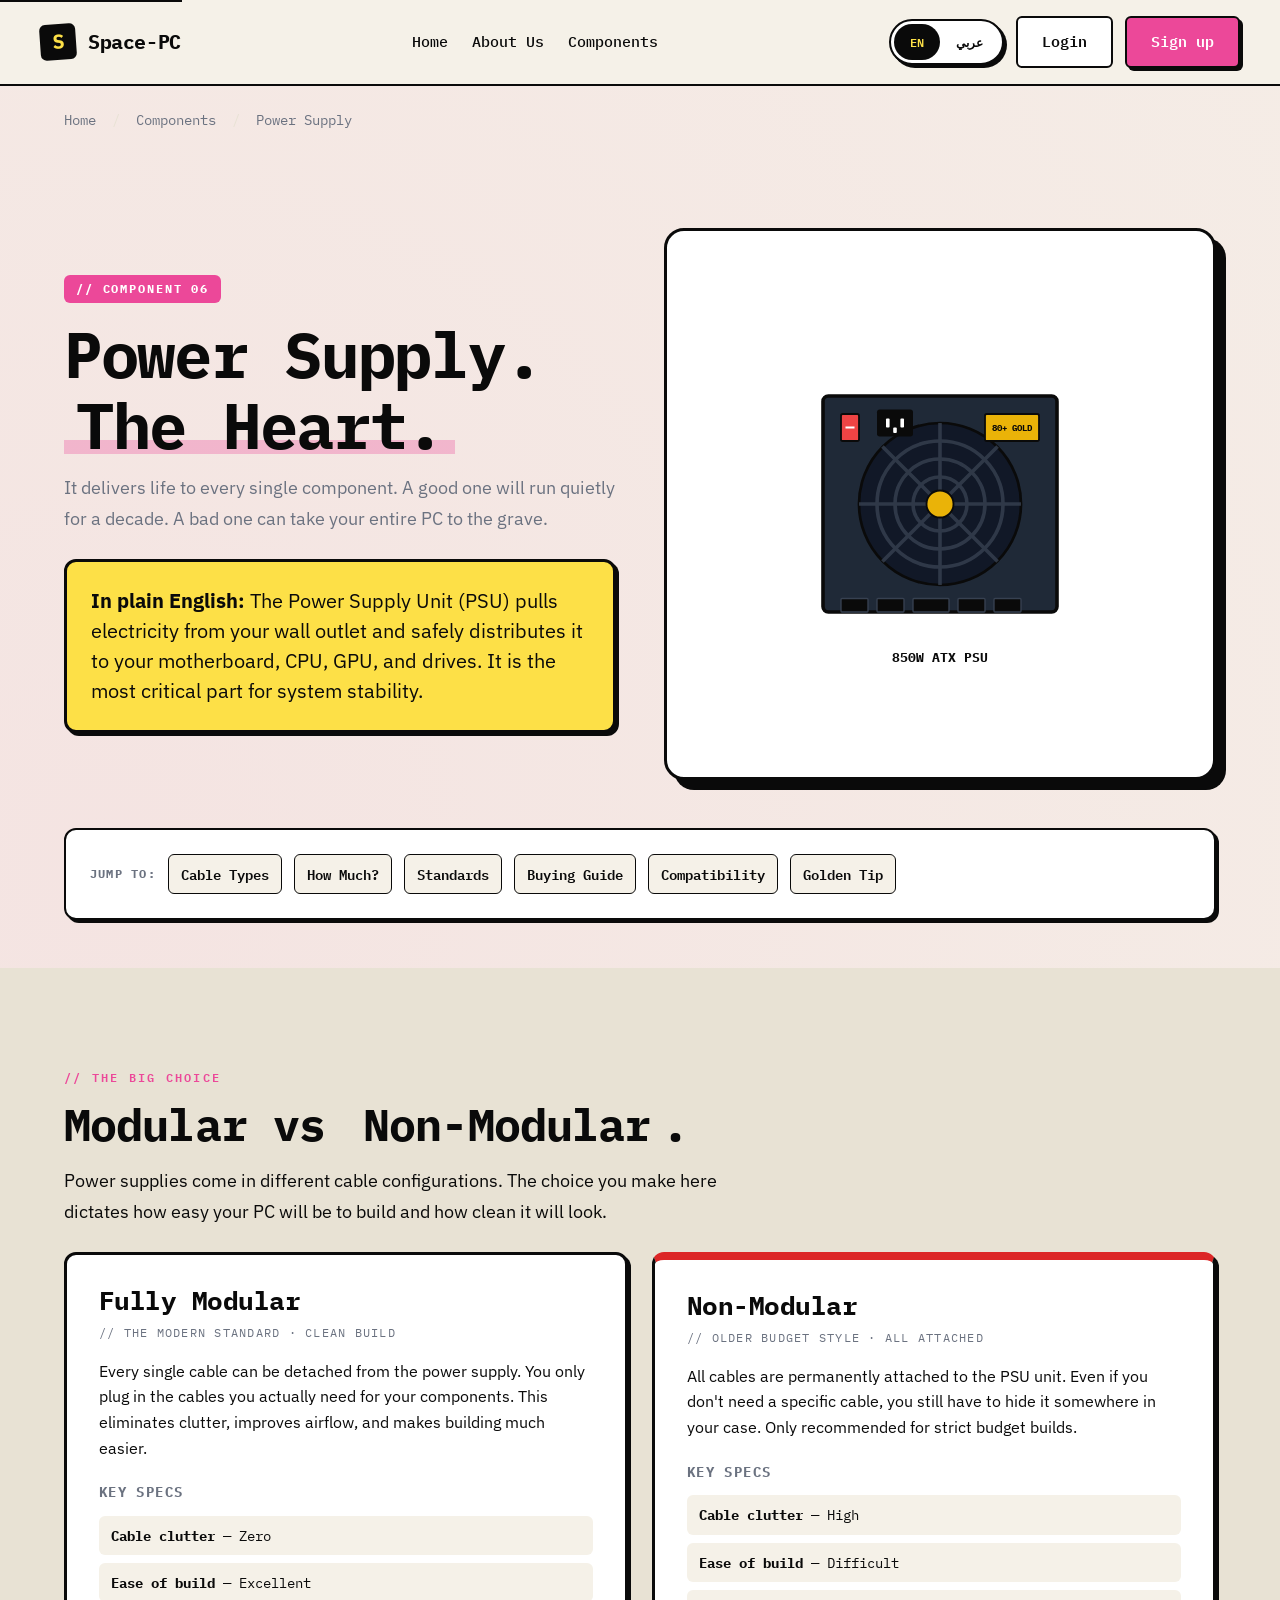
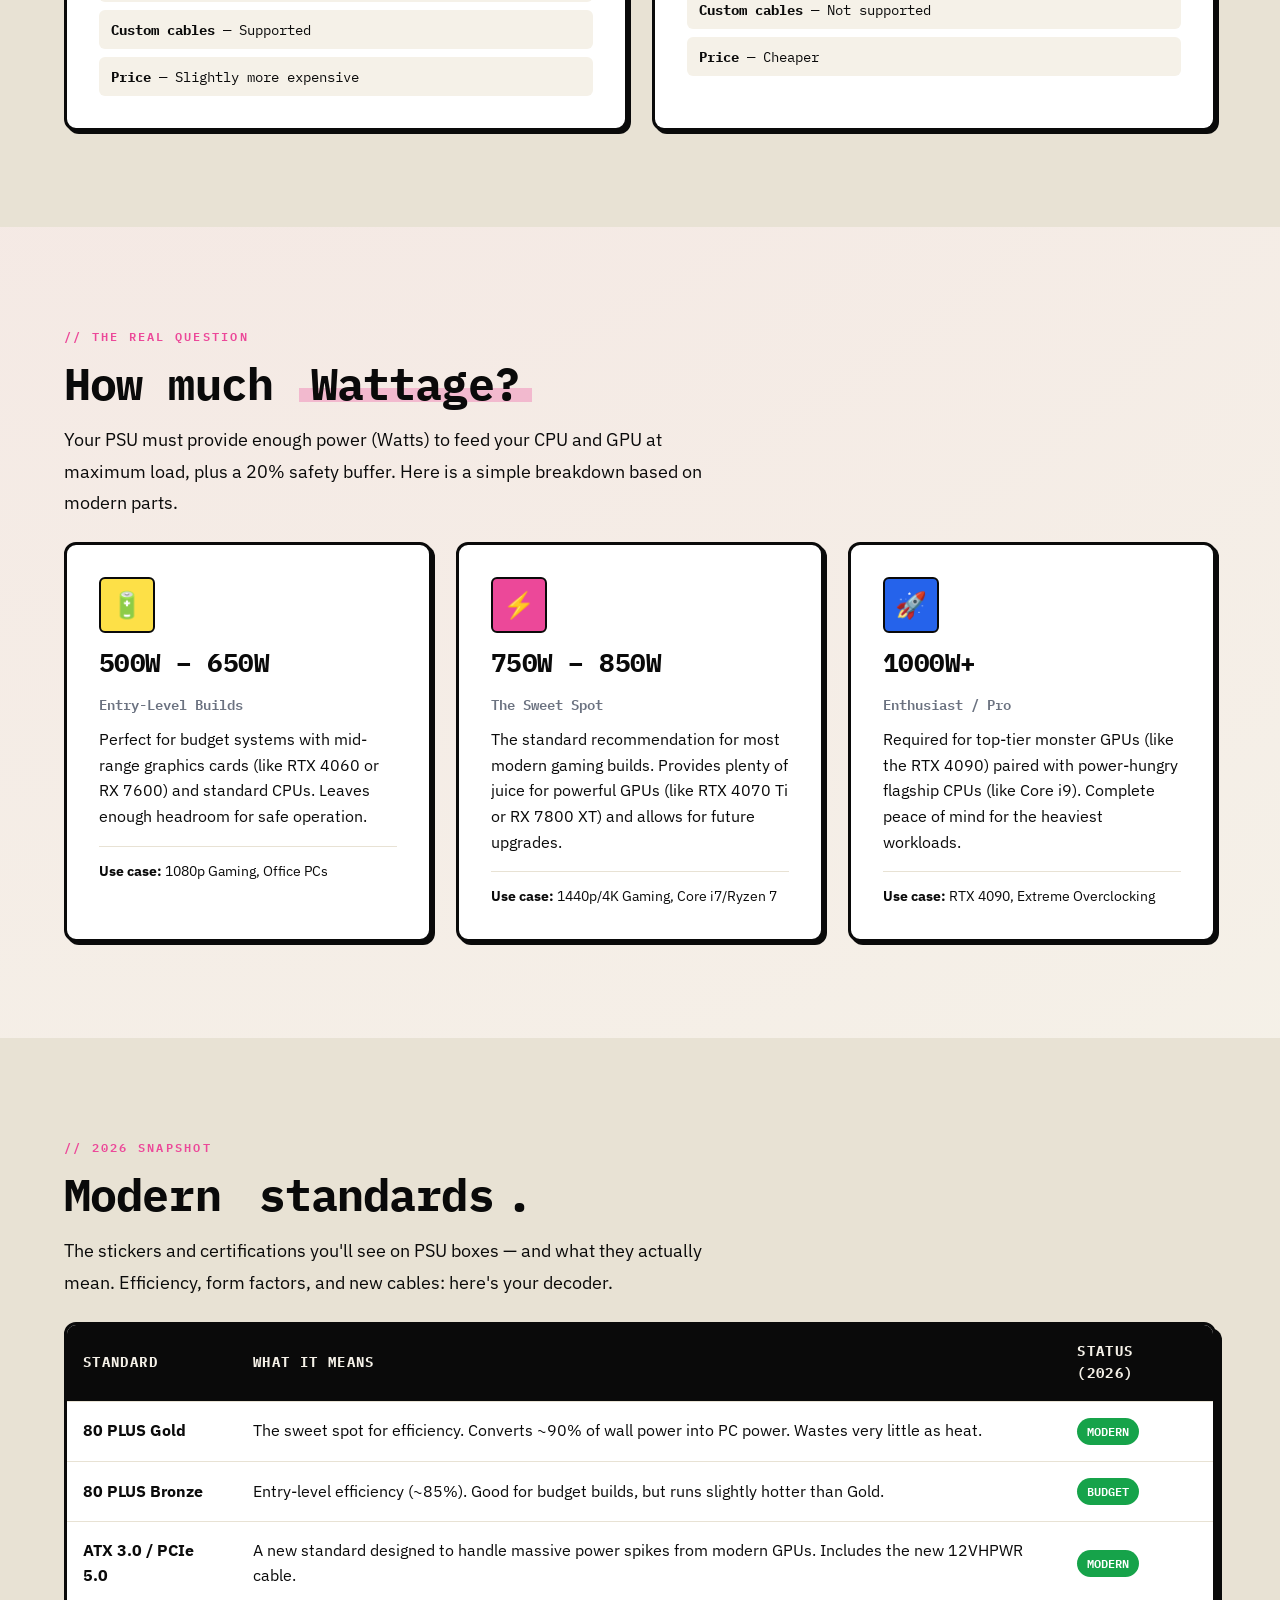
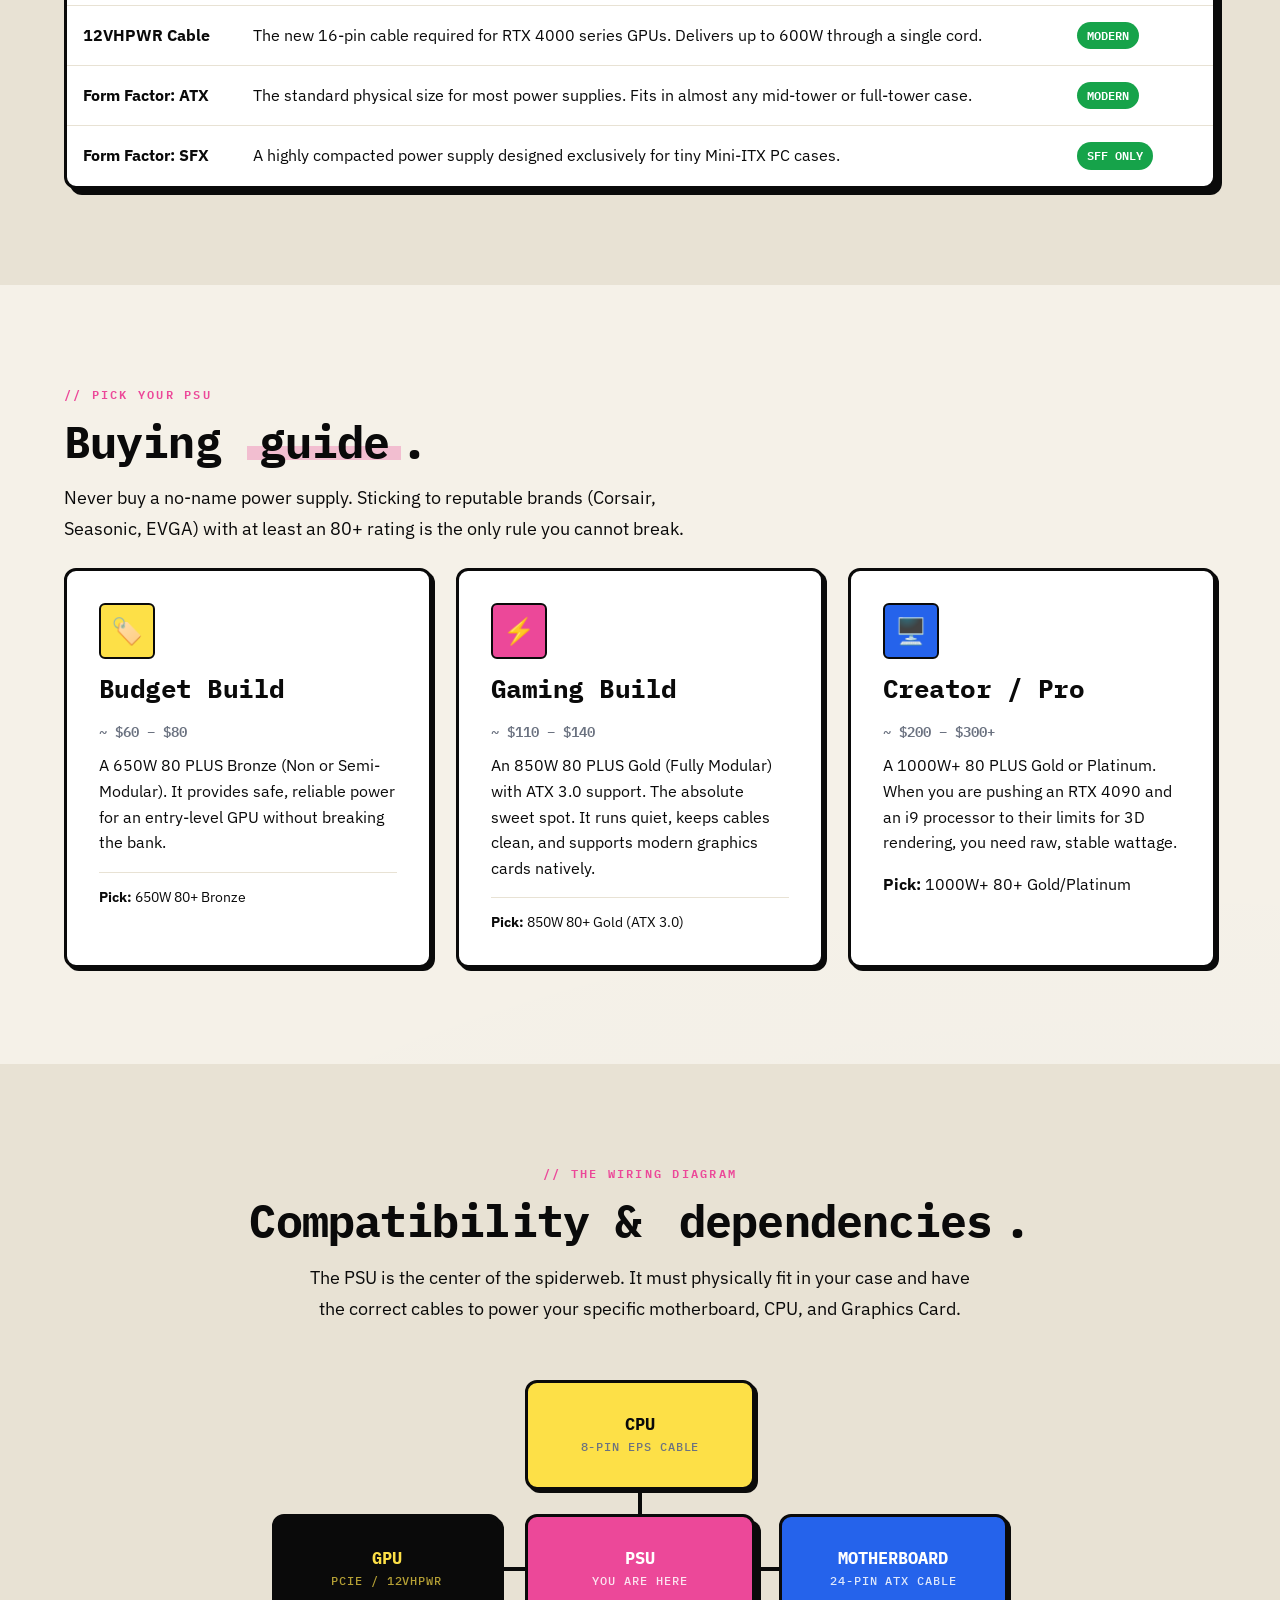
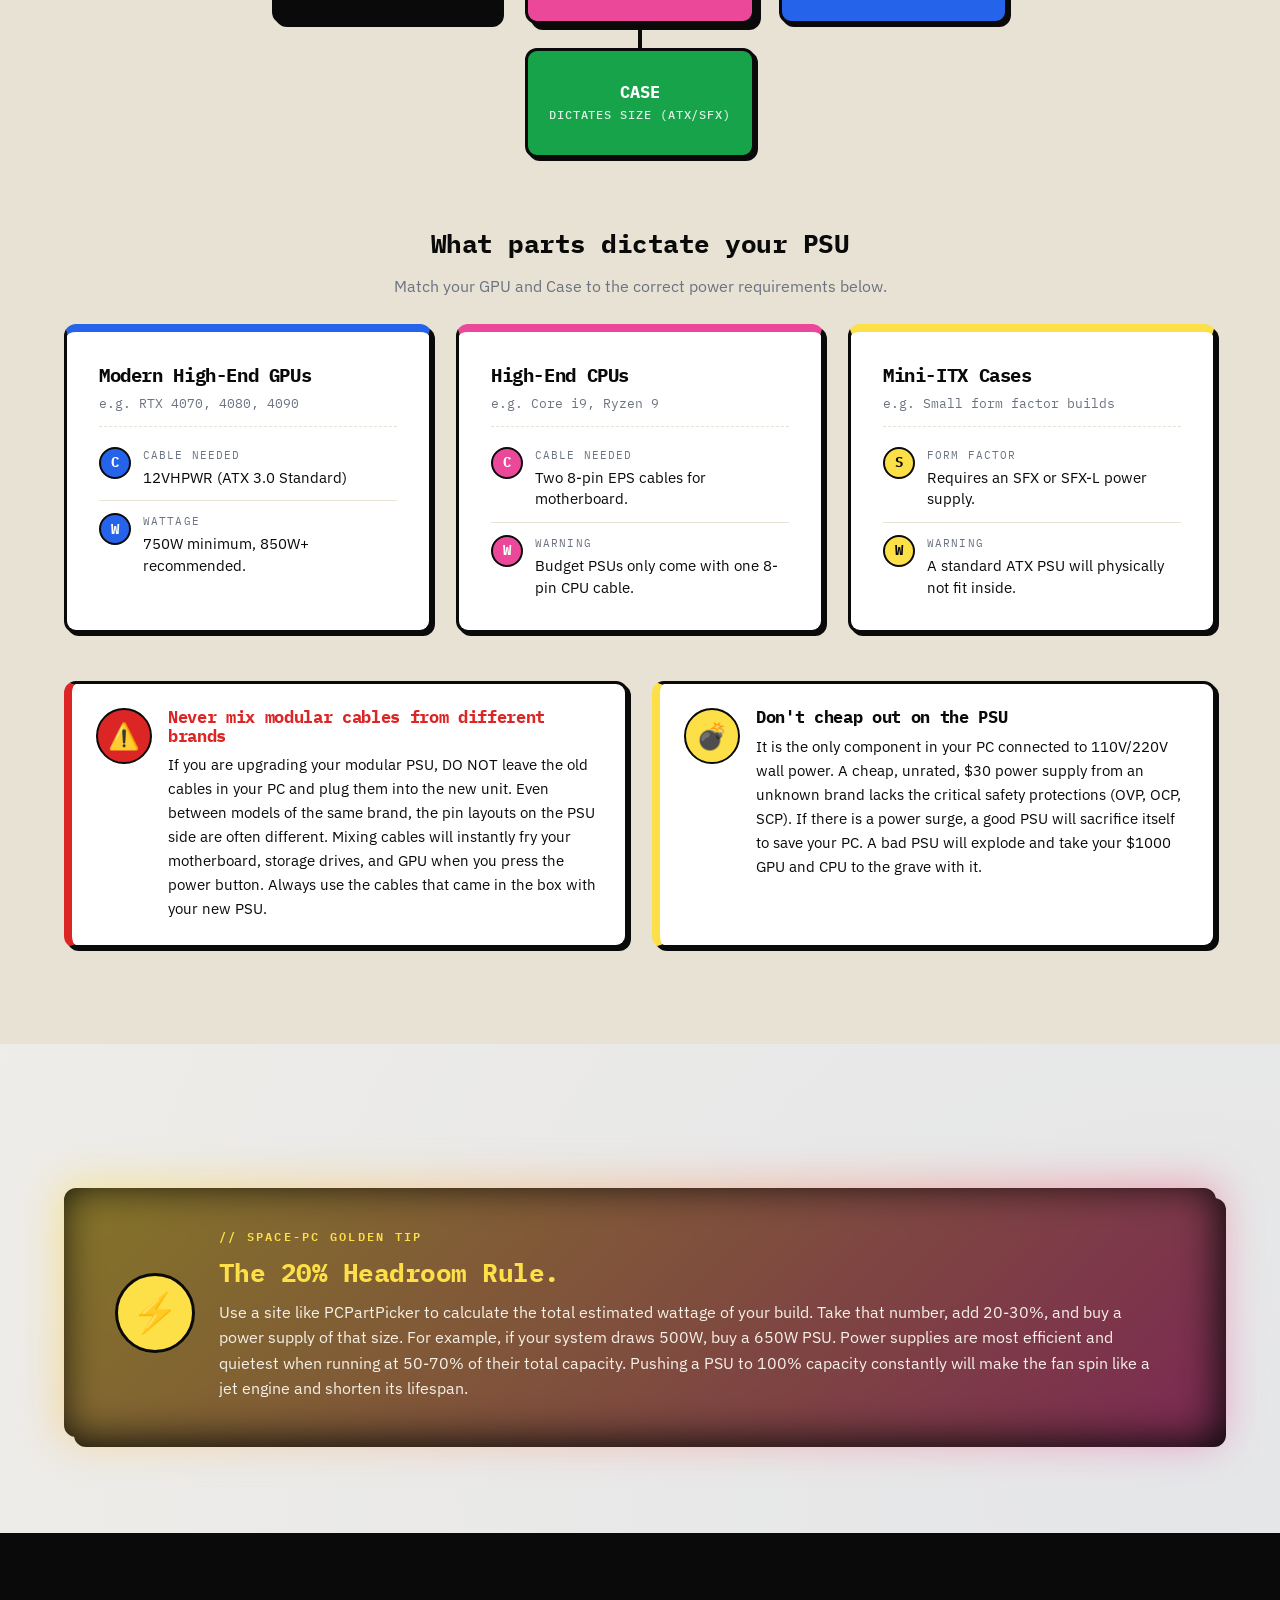
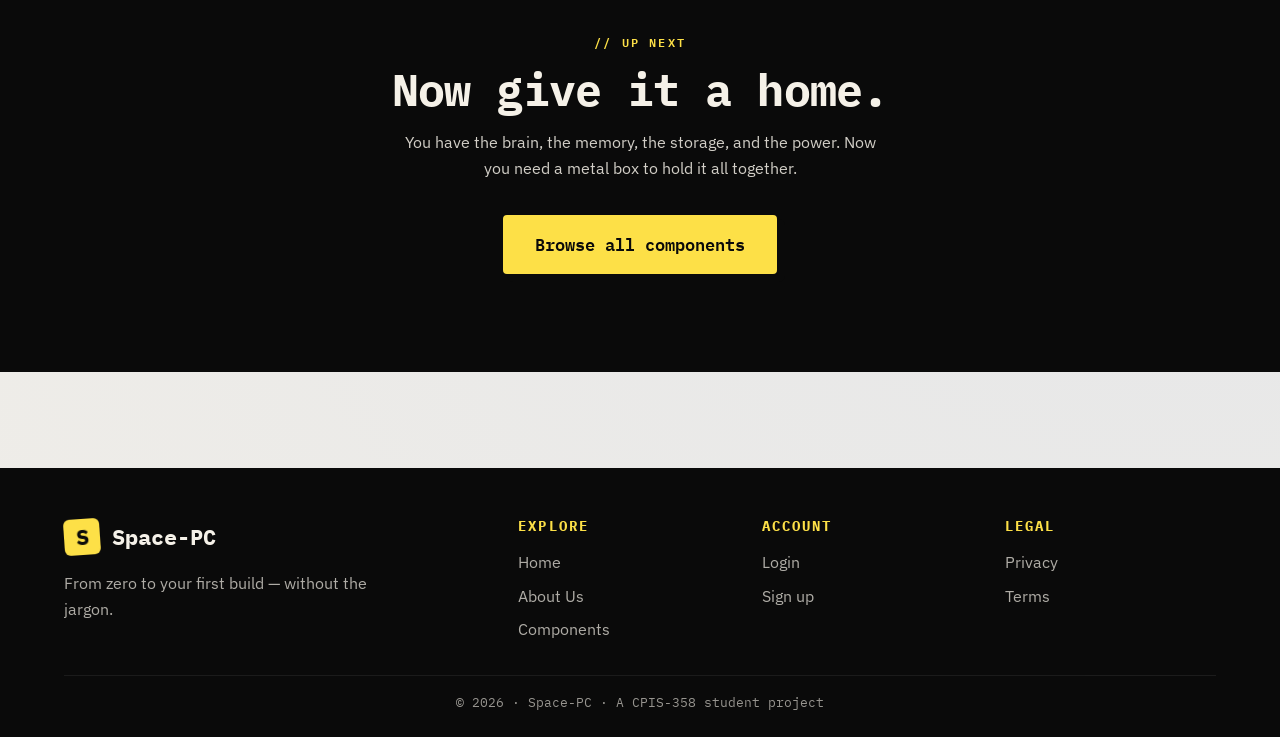
<file: power-supply.html>
<!DOCTYPE html>
<html lang="en" dir="ltr">
<head>
  <meta charset="UTF-8" />
  <meta name="viewport" content="width=device-width, initial-scale=1.0" />
  <meta name="description" content="Power Supply (PSU) explained — how much wattage you need, 80 PLUS ratings, modular cables, and how to choose the right heart for your PC." />
  <title data-en="Power Supply | The Heart — Space-PC" data-ar="مزود الطاقة (PSU) | القلب — سبيس-بي سي">Power Supply | The Heart — Space-PC</title>

  <link rel="preconnect" href="https://fonts.googleapis.com" />
  <link rel="preconnect" href="https://fonts.gstatic.com" crossorigin />
  <link rel="stylesheet"
        href="https://fonts.googleapis.com/css2?family=IBM+Plex+Mono:wght@400;500;600;700&family=IBM+Plex+Sans:wght@400;500;600;700&family=IBM+Plex+Sans+Arabic:wght@400;500;600;700&display=swap" />

  <link rel="stylesheet" href="styles.css" />

  <style>
    .breadcrumbs {
      font-family: var(--font-display);
      font-size: 0.85rem;
      color: var(--color-muted);
      padding-top: var(--sp-5);
      margin-bottom: 0;
    }
    .breadcrumbs a { color: var(--color-muted); border-bottom: 1px dashed transparent; transition: all var(--t-fast); }
    .breadcrumbs a:hover { color: var(--color-primary); border-bottom-color: var(--color-primary); }
    .breadcrumbs .sep { margin: 0 var(--sp-2); color: var(--color-soft); }

    .component-tag {
      display: inline-block;
      padding: 4px 12px;
      background: var(--color-primary);
      color: #fff;
      font-family: var(--font-display);
      font-size: 0.78rem;
      font-weight: 700;
      letter-spacing: 0.15em;
      border-radius: var(--r-sm);
      margin-bottom: var(--sp-4);
      text-transform: uppercase;
    }

    .ram-illustration {
      width: 100%;
      height: 100%;
      max-width: 360px;
      max-height: 360px;
    }

    .quick-jump {
      display: flex;
      flex-wrap: wrap;
      gap: var(--sp-3);
      padding: var(--sp-5);
      background: var(--color-surface);
      border: var(--border-base);
      border-radius: var(--r-md);
      box-shadow: var(--shadow-sm);
      margin-bottom: var(--sp-7);
    }
    .quick-jump a {
      font-family: var(--font-display);
      font-size: 0.85rem;
      font-weight: 600;
      padding: var(--sp-2) var(--sp-3);
      background: var(--color-bg);
      border: var(--border-thin);
      border-radius: var(--r-sm);
      transition: all var(--t-fast);
    }
    .quick-jump a:hover {
      background: var(--color-accent);
      transform: translateY(-2px);
      color: var(--color-ink);
    }
    .quick-jump strong {
      align-self: center;
      font-family: var(--font-display);
      font-size: 0.78rem;
      letter-spacing: 0.1em;
      text-transform: uppercase;
      color: var(--color-muted);
    }
  </style>
</head>

<body>
  <a href="#main" class="skip-link" data-en="Skip to content" data-ar="تخطّي إلى المحتوى">Skip to content</a>

  <header class="site-header">
    <div class="container nav">
      <a href="index.html" class="brand">
        <span class="brand-mark">S</span>
        <span data-en="Space-PC" data-ar="سبيس-بي سي">Space-PC</span>
      </a>
      <nav aria-label="Primary">
        <ul class="nav-links" id="primary-nav">
          <li><a href="index.html" data-en="Home"       data-ar="الرئيسية">Home</a></li>
          <li><a href="about.html" data-en="About Us"   data-ar="من نحن">About Us</a></li>
          <li><a href="index.html#components"data-en="Components" data-ar="القطع">Components</a></li>
        </ul>
      </nav>
      <div class="nav-actions">
        <div class="lang-toggle" role="group" aria-label="Language switch">
          <button type="button" data-lang="en" class="is-active">EN</button>
          <button type="button" data-lang="ar">عربي</button>
        </div>
        <a href="login.html"  class="btn btn--ghost"   data-en="Login"   data-ar="تسجيل الدخول">Login</a>
        <a href="signup.html" class="btn btn--primary" data-en="Sign up" data-ar="إنشاء حساب">Sign up</a>
        <button class="nav-toggle" aria-label="Toggle menu" aria-expanded="false">☰</button>
      </div>
    </div>
  </header>

  <main id="main">

    <section>
      <div class="container">
        <nav class="breadcrumbs" aria-label="Breadcrumb">
          <a href="index.html"   data-en="Home"          data-ar="الرئيسية">Home</a>
          <span class="sep">/</span>
          <a href="index.html#components" data-en="Components" data-ar="القطع">Components</a>
          <span class="sep">/</span>
          <span data-en="Power Supply" data-ar="مزود الطاقة (PSU)">Power Supply</span>
        </nav>

        <div class="component-header">
          <div class="reveal">
            <span class="component-tag" data-en="// COMPONENT 06" data-ar="// القطعة 06">// COMPONENT 05</span>
            <h1>
              <span data-en="Power Supply." data-ar="مزود الطاقة.">Power Supply.</span><br />
              <span class="section-title"
                    data-en="The Heart."
                    data-ar="القلب.">The Heart.</span>
            </h1>
            <p class="lead" style="color: var(--color-muted);"
               data-en="It delivers life to every single component. A good one will run quietly for a decade. A bad one can take your entire PC to the grave."
               data-ar="يضخ الحياة في كل قطعة داخل جهازك. مزود الطاقة الجيد سيعمل بهدوء لعقد من الزمان، أما السيئ فقد يأخذ جهازك بالكامل إلى القبر.">
              It delivers life to every single component. A good one will run quietly for a decade. A bad one can take your entire PC to the grave.
            </p>

            <div class="definition reveal reveal-delay-1">
              <strong data-en="In plain English:" data-ar="بكل بساطة:">In plain English:</strong>
              <span data-en="The Power Supply Unit (PSU) pulls electricity from your wall outlet and safely distributes it to your motherboard, CPU, GPU, and drives. It is the most critical part for system stability."
                    data-ar="مزود الطاقة (PSU) يسحب الكهرباء من مقبس الحائط ويوزعها بأمان على اللوحة الأم، المعالج، كرت الشاشة، والأقراص. هو القطعة الأهم لاستقرار النظام بأكمله.">
                The Power Supply Unit (PSU) pulls electricity from your wall outlet and safely distributes it to your motherboard, CPU, GPU, and drives. It is the most critical part for system stability.
              </span>
            </div>
          </div>

          <div class="component-image reveal reveal-delay-2">
            <svg class="ram-illustration" viewBox="0 0 400 400" xmlns="http://www.w3.org/2000/svg" aria-labelledby="ram-svg-title">
              <title id="ram-svg-title"
                     data-en="Illustration of a PC Power Supply"
                     data-ar="رسم توضيحي لمزود طاقة للكمبيوتر">Modern PSU illustration</title>

              <rect x="70" y="80" width="260" height="240" rx="6" fill="#1f2937" stroke="#0a0a0a" stroke-width="4"/>

              <circle cx="200" cy="200" r="90" fill="#111827" stroke="#0a0a0a" stroke-width="3"/>
              
              <g stroke="#374151" stroke-width="4" opacity="0.8">
                <circle cx="200" cy="200" r="70" fill="none"/>
                <circle cx="200" cy="200" r="50" fill="none"/>
                <circle cx="200" cy="200" r="30" fill="none"/>
                <line x1="200" y1="110" x2="200" y2="290"/>
                <line x1="110" y1="200" x2="290" y2="200"/>
                <line x1="136" y1="136" x2="264" y2="264"/>
                <line x1="136" y1="264" x2="264" y2="136"/>
              </g>

              <circle cx="200" cy="200" r="15" fill="#eab308" stroke="#0a0a0a" stroke-width="2"/>

              <rect x="90" y="100" width="20" height="30" rx="2" fill="#ef4444" stroke="#0a0a0a" stroke-width="2"/>
              <line x1="95" y1="115" x2="105" y2="115" stroke="#fff" stroke-width="2"/>

              <rect x="130" y="95" width="40" height="30" rx="3" fill="#0a0a0a"/>
              <g fill="#fff">
                <rect x="140" y="105" width="4" height="10" rx="1"/>
                <rect x="156" y="105" width="4" height="10" rx="1"/>
                <rect x="148" y="115" width="4" height="6" rx="1"/>
              </g>

              <g fill="#0a0a0a" stroke="#374151" stroke-width="1.5">
                <rect x="90"  y="305" width="30" height="15" rx="1"/>
                <rect x="130" y="305" width="30" height="15" rx="1"/>
                <rect x="170" y="305" width="40" height="15" rx="1"/>
                <rect x="220" y="305" width="30" height="15" rx="1"/>
                <rect x="260" y="305" width="30" height="15" rx="1"/>
              </g>

              <rect x="250" y="100" width="60" height="30" rx="2" fill="#eab308" stroke="#0a0a0a" stroke-width="2"/>
              <text x="280" y="119" text-anchor="middle" font-family="IBM Plex Mono, monospace" font-size="10" font-weight="700" fill="#0a0a0a">80+ GOLD</text>

              <text x="200" y="375" text-anchor="middle" font-family="IBM Plex Mono, monospace" font-size="14" font-weight="700" fill="#0a0a0a">850W ATX PSU</text>
            </svg>
          </div>
        </div>

        <div class="quick-jump scroll-reveal" aria-label="Section quick links">
          <strong data-en="Jump to:" data-ar="انتقل إلى:">Jump to:</strong>
          <a href="#types"         data-en="Cable Types"    data-ar="أنواع الأسلاك">Cable Types</a>
          <a href="#howmuch"       data-en="How Much?"      data-ar="كم تحتاج؟">How Much?</a>
          <a href="#standards"     data-en="Standards"      data-ar="المعايير">Standards</a>
          <a href="#buying"        data-en="Buying Guide"   data-ar="دليل الشراء">Buying Guide</a>
          <a href="#compatibility" data-en="Compatibility"  data-ar="التوافق">Compatibility</a>
          <a href="#tip"           data-en="Golden Tip"     data-ar="النصيحة الذهبية">Golden Tip</a>
        </div>
      </div>
    </section>

    <section id="types" class="section section--soft">
      <div class="container">
        <span class="eyebrow" data-en="// THE BIG CHOICE" data-ar="// الاختيار الكبير">// THE BIG CHOICE</span>
        <h2>
          <span data-en="Modular vs" data-ar="الأسلاك المنفصلة مقابل">Modular vs</span>
          <span class="section-title" data-en="Non-Modular" data-ar="المتصلة">Non-Modular</span><span data-en="." data-ar=".">.</span>
        </h2>
        <p class="lead" style="max-width: 60ch;"
           data-en="Power supplies come in different cable configurations. The choice you make here dictates how easy your PC will be to build and how clean it will look."
           data-ar="تأتي مزودات الطاقة بتكوينات مختلفة للأسلاك. اختيارك هنا يحدد مدى سهولة تجميع جهازك ومدى نظافة ترتيب الأسلاك بداخله.">
          Power supplies come in different cable configurations. The choice you make here dictates how easy your PC will be to build and how clean it will look.
        </p>

        <div class="brands-grid scroll-reveal">

          <article class="brand-card">
            <h3>Fully Modular</h3>
            <p class="tagline" data-en="// THE MODERN STANDARD · CLEAN BUILD"
                              data-ar="// المعيار الحديث · تجميعة نظيفة">// THE MODERN STANDARD · CLEAN BUILD</p>
            <p data-en="Every single cable can be detached from the power supply. You only plug in the cables you actually need for your components. This eliminates clutter, improves airflow, and makes building much easier."
               data-ar="يمكن فصل كل سلك بالكامل عن مزود الطاقة. أنت توصل فقط الأسلاك التي تحتاجها فعلياً لقطع جهازك. هذا يلغي الفوضى، يحسن تدفق الهواء، ويجعل التجميع أسهل بكثير.">
              Every single cable can be detached from the power supply. You only plug in the cables you actually need for your components. This eliminates clutter, improves airflow, and makes building much easier.
            </p>
            <h4 style="margin-top: var(--sp-5); font-size: 0.85rem; text-transform: uppercase; letter-spacing: 0.1em; color: var(--color-muted);"
                data-en="Key specs" data-ar="المواصفات الرئيسية">Key specs</h4>
            <ul>
              <li><strong data-en="Cable clutter" data-ar="فوضى الأسلاك">Cable clutter</strong> — <span data-en="Zero" data-ar="صفر">Zero</span></li>
              <li><strong data-en="Ease of build" data-ar="سهولة التجميع">Ease of build</strong> — <span data-en="Excellent" data-ar="ممتازة">Excellent</span></li>
              <li><strong data-en="Custom cables" data-ar="الأسلاك المخصصة">Custom cables</strong> — <span data-en="Supported" data-ar="مدعومة">Supported</span></li>
              <li><strong data-en="Price" data-ar="السعر">Price</strong> — <span data-en="Slightly more expensive" data-ar="أغلى قليلاً">Slightly more expensive</span></li>
            </ul>
          </article>

          <article class="brand-card is-amd">
            <h3>Non-Modular</h3>
            <p class="tagline" data-en="// OLDER BUDGET STYLE · ALL ATTACHED"
                              data-ar="// النمط الاقتصادي القديم · جميعها متصلة">// OLDER BUDGET STYLE · ALL ATTACHED</p>
            <p data-en="All cables are permanently attached to the PSU unit. Even if you don't need a specific cable, you still have to hide it somewhere in your case. Only recommended for strict budget builds."
               data-ar="جميع الأسلاك متصلة بشكل دائم بمزود الطاقة. حتى لو لم تكن بحاجة لسلك معين، ستضطر لإخفائه في مكان ما داخل الكيس. يُنصح به فقط للتجميعات الاقتصادية الصارمة.">
              All cables are permanently attached to the PSU unit. Even if you don't need a specific cable, you still have to hide it somewhere in your case. Only recommended for strict budget builds.
            </p>
            <h4 style="margin-top: var(--sp-5); font-size: 0.85rem; text-transform: uppercase; letter-spacing: 0.1em; color: var(--color-muted);"
                data-en="Key specs" data-ar="المواصفات الرئيسية">Key specs</h4>
            <ul>
              <li><strong data-en="Cable clutter" data-ar="فوضى الأسلاك">Cable clutter</strong> — <span data-en="High" data-ar="عالية">High</span></li>
              <li><strong data-en="Ease of build" data-ar="سهولة التجميع">Ease of build</strong> — <span data-en="Difficult" data-ar="صعبة">Difficult</span></li>
              <li><strong data-en="Custom cables" data-ar="الأسلاك المخصصة">Custom cables</strong> — <span data-en="Not supported" data-ar="غير مدعومة">Not supported</span></li>
              <li><strong data-en="Price" data-ar="السعر">Price</strong> — <span data-en="Cheaper" data-ar="أرخص">Cheaper</span></li>
            </ul>
          </article>

        </div>
      </div>
    </section>

    <section id="howmuch" class="section">
      <div class="container">
        <span class="eyebrow" data-en="// THE REAL QUESTION" data-ar="// السؤال الحقيقي">// THE REAL QUESTION</span>
        <h2>
          <span data-en="How much" data-ar="كم تحتاج">How much</span>
          <span class="section-title" data-en="Wattage?" data-ar="من الواط (طاقة)؟">Wattage?</span>
        </h2>
        <p class="lead" style="max-width: 60ch;"
           data-en="Your PSU must provide enough power (Watts) to feed your CPU and GPU at maximum load, plus a 20% safety buffer. Here is a simple breakdown based on modern parts."
           data-ar="يجب أن يوفر مزود الطاقة طاقة كافية (واط) لتغذية المعالج وكرت الشاشة تحت أقصى ضغط، مع هامش أمان 20%. إليك تفصيل بسيط بناءً على القطع الحديثة.">
          Your PSU must provide enough power (Watts) to feed your CPU and GPU at maximum load, plus a 20% safety buffer. Here is a simple breakdown based on modern parts.
        </p>

        <div class="usecase-grid scroll-reveal">

          <article class="usecase-card tier-budget">
            <div class="usecase-icon">🔋</div>
            <h3 data-en="500W – 650W" data-ar="500W – 650W">500W – 650W</h3>
            <p class="price" data-en="Entry-Level Builds" data-ar="تجميعات مبتدئة">Entry-Level Builds</p>
            <p data-en="Perfect for budget systems with mid-range graphics cards (like RTX 4060 or RX 7600) and standard CPUs. Leaves enough headroom for safe operation."
               data-ar="مثالي للأنظمة الاقتصادية بكروت شاشة متوسطة (مثل RTX 4060 أو RX 7600) ومعالجات قياسية. يترك هامشاً كافياً للتشغيل الآمن.">
              Perfect for budget systems with mid-range graphics cards (like RTX 4060 or RX 7600) and standard CPUs. Leaves enough headroom for safe operation.
            </p>
            <p style="margin-top: var(--sp-3); padding-top: var(--sp-3); border-top: 1px solid var(--color-soft); font-size: 0.9rem;">
              <strong data-en="Use case:" data-ar="للاستخدام:">Use case:</strong>
              <span data-en=" 1080p Gaming, Office PCs" data-ar=" ألعاب 1080p، حواسيب مكتبية"> 1080p Gaming, Office PCs</span>
            </p>
          </article>

          <article class="usecase-card tier-gaming">
            <div class="usecase-icon">⚡</div>
            <h3 data-en="750W – 850W" data-ar="750W – 850W">750W – 850W</h3>
            <p class="price" data-en="The Sweet Spot" data-ar="النقطة المثالية">The Sweet Spot</p>
            <p data-en="The standard recommendation for most modern gaming builds. Provides plenty of juice for powerful GPUs (like RTX 4070 Ti or RX 7800 XT) and allows for future upgrades."
               data-ar="التوصية القياسية لمعظم تجميعات الألعاب الحديثة. يوفر طاقة وفيرة لكروت الشاشة القوية (مثل RTX 4070 Ti أو RX 7800 XT) ويسمح بالترقيات المستقبلية.">
              The standard recommendation for most modern gaming builds. Provides plenty of juice for powerful GPUs (like RTX 4070 Ti or RX 7800 XT) and allows for future upgrades.
            </p>
            <p style="margin-top: var(--sp-3); padding-top: var(--sp-3); border-top: 1px solid var(--color-soft); font-size: 0.9rem;">
              <strong data-en="Use case:" data-ar="للاستخدام:">Use case:</strong>
              <span data-en=" 1440p/4K Gaming, Core i7/Ryzen 7" data-ar=" ألعاب 1440p/4K، معالجات Core i7/Ryzen 7"> 1440p/4K Gaming, Core i7/Ryzen 7</span>
            </p>
          </article>

          <article class="usecase-card tier-creator">
            <div class="usecase-icon">🚀</div>
            <h3 data-en="1000W+" data-ar="1000W+">1000W+</h3>
            <p class="price" data-en="Enthusiast / Pro" data-ar="احترافي / حماسي">Enthusiast / Pro</p>
            <p data-en="Required for top-tier monster GPUs (like the RTX 4090) paired with power-hungry flagship CPUs (like Core i9). Complete peace of mind for the heaviest workloads."
               data-ar="مطلوب لوحوش كروت الشاشة من الفئة العليا (مثل RTX 4090) المقترنة بمعالجات تستهلك طاقة عالية (مثل Core i9). راحة بال تامة لأثقل أحمال العمل.">
              Required for top-tier monster GPUs (like the RTX 4090) paired with power-hungry flagship CPUs (like Core i9). Complete peace of mind for the heaviest workloads.
            </p>
            <p style="margin-top: var(--sp-3); padding-top: var(--sp-3); border-top: 1px solid var(--color-soft); font-size: 0.9rem;">
              <strong data-en="Use case:" data-ar="للاستخدام:">Use case:</strong>
              <span data-en=" RTX 4090, Extreme Overclocking" data-ar=" كرت RTX 4090، كسر سرعة عنيف"> RTX 4090, Extreme Overclocking</span>
            </p>
          </article>

        </div>
      </div>
    </section>

    <section id="standards" class="section section--soft">
      <div class="container">
        <span class="eyebrow" data-en="// 2026 SNAPSHOT" data-ar="// لقطة 2026">// 2026 SNAPSHOT</span>
        <h2>
          <span data-en="Modern" data-ar="المعايير">Modern</span>
          <span class="section-title" data-en="standards" data-ar="الحديثة">standards</span><span data-en="." data-ar=".">.</span>
        </h2>
        <p class="lead" style="max-width: 60ch;"
           data-en="The stickers and certifications you'll see on PSU boxes — and what they actually mean. Efficiency, form factors, and new cables: here's your decoder."
           data-ar="الملصقات والشهادات التي ستراها على علب مزودات الطاقة — وما تعنيه فعلاً. الكفاءة، الأحجام، والأسلاك الجديدة: إليك مفكّ شيفرتك.">
          The stickers and certifications you'll see on PSU boxes — and what they actually mean. Efficiency, form factors, and new cables: here's your decoder.
        </p>

        <table class="standards-table scroll-reveal">
          <thead>
            <tr>
              <th data-en="Standard" data-ar="المعيار">Standard</th>
              <th data-en="What it means" data-ar="ما يعنيه">What it means</th>
              <th data-en="Status (2026)" data-ar="الحالة (2026)">Status (2026)</th>
            </tr>
          </thead>
          <tbody>
            <tr>
              <td><strong>80 PLUS Gold</strong></td>
              <td data-en="The sweet spot for efficiency. Converts ~90% of wall power into PC power. Wastes very little as heat."
                  data-ar="النقطة المثالية للكفاءة. يحول ~90% من طاقة الجدار إلى طاقة للجهاز. يهدر القليل جداً كحرارة.">
                The sweet spot for efficiency. Converts ~90% of wall power into PC power. Wastes very little as heat.
              </td>
              <td><span class="status modern" data-en="MODERN" data-ar="حديث">MODERN</span></td>
            </tr>
            <tr>
              <td><strong>80 PLUS Bronze</strong></td>
              <td data-en="Entry-level efficiency (~85%). Good for budget builds, but runs slightly hotter than Gold."
                  data-ar="كفاءة للمبتدئين (~85%). جيد للتجميعات الاقتصادية، لكن حرارته أعلى بقليل من الذهبي.">
                Entry-level efficiency (~85%). Good for budget builds, but runs slightly hotter than Gold.
              </td>
              <td><span class="status modern" data-en="BUDGET" data-ar="اقتصادي">BUDGET</span></td>
            </tr>
            <tr>
              <td><strong>ATX 3.0 / PCIe 5.0</strong></td>
              <td data-en="A new standard designed to handle massive power spikes from modern GPUs. Includes the new 12VHPWR cable."
                  data-ar="معيار جديد مصمم للتعامل مع ارتفاعات الطاقة المفاجئة لكروت الشاشة الحديثة. يتضمن سلك 12VHPWR الجديد.">
                A new standard designed to handle massive power spikes from modern GPUs. Includes the new 12VHPWR cable.
              </td>
              <td><span class="status modern" data-en="MODERN" data-ar="حديث">MODERN</span></td>
            </tr>
            <tr>
              <td><strong>12VHPWR Cable</strong></td>
              <td data-en="The new 16-pin cable required for RTX 4000 series GPUs. Delivers up to 600W through a single cord."
                  data-ar="السلك الجديد ذو 16 دبوس المطلوب لكروت RTX سلسلة 4000. ينقل حتى 600 واط عبر سلك واحد.">
                The new 16-pin cable required for RTX 4000 series GPUs. Delivers up to 600W through a single cord.
              </td>
              <td><span class="status modern" data-en="MODERN" data-ar="حديث">MODERN</span></td>
            </tr>
            <tr>
              <td><strong>Form Factor: ATX</strong></td>
              <td data-en="The standard physical size for most power supplies. Fits in almost any mid-tower or full-tower case."
                  data-ar="الحجم الفيزيائي القياسي لمعظم مزودات الطاقة. يتسع في أي كيس من نوع Mid-Tower أو Full-Tower.">
                The standard physical size for most power supplies. Fits in almost any mid-tower or full-tower case.
              </td>
              <td><span class="status modern" data-en="MODERN" data-ar="حديث">MODERN</span></td>
            </tr>
            <tr>
              <td><strong>Form Factor: SFX</strong></td>
              <td data-en="A highly compacted power supply designed exclusively for tiny Mini-ITX PC cases."
                  data-ar="مزود طاقة مضغوط للغاية مصمم حصرياً لكيسات Mini-ITX الصغيرة جداً.">
                A highly compacted power supply designed exclusively for tiny Mini-ITX PC cases.
              </td>
              <td><span class="status modern" data-en="SFF ONLY" data-ar="للأجهزة الصغيرة">SFF ONLY</span></td>
            </tr>
          </tbody>
        </table>
      </div>
    </section>

    <section id="buying" class="section">
      <div class="container">
        <span class="eyebrow" data-en="// PICK YOUR PSU" data-ar="// اختر مزودك">// PICK YOUR PSU</span>
        <h2>
          <span data-en="Buying" data-ar="دليل">Buying</span>
          <span class="section-title" data-en="guide" data-ar="الشراء">guide</span><span data-en="." data-ar=".">.</span>
        </h2>
        <p class="lead" style="max-width: 60ch;"
           data-en="Never buy a no-name power supply. Sticking to reputable brands (Corsair, Seasonic, EVGA) with at least an 80+ rating is the only rule you cannot break."
           data-ar="لا تشتري أبداً مزود طاقة من شركة مجهولة. الالتزام بالعلامات التجارية الموثوقة بتصنيف 80+ على الأقل هي القاعدة الوحيدة التي لا يمكنك كسرها.">
          Never buy a no-name power supply. Sticking to reputable brands (Corsair, Seasonic, EVGA) with at least an 80+ rating is the only rule you cannot break.
        </p>

        <div class="usecase-grid scroll-reveal">

          <article class="usecase-card tier-budget">
            <div class="usecase-icon">🏷️</div>
            <h3 data-en="Budget Build" data-ar="تجميعة اقتصادية">Budget Build</h3>
            <p class="price">~ $60 – $80</p>
            <p data-en="A 650W 80 PLUS Bronze (Non or Semi-Modular). It provides safe, reliable power for an entry-level GPU without breaking the bank."
               data-ar="مزود 650 واط بتصنيف 80 PLUS Bronze. يوفر طاقة آمنة وموثوقة لكرت شاشة اقتصادي دون إفراغ محفظتك.">
              A 650W 80 PLUS Bronze (Non or Semi-Modular). It provides safe, reliable power for an entry-level GPU without breaking the bank.
            </p>
            <p style="margin-top: var(--sp-3); padding-top: var(--sp-3); border-top: 1px solid var(--color-soft); font-size: 0.9rem;">
              <strong data-en="Pick:" data-ar="اختر:">Pick:</strong>
              <span data-en=" 650W 80+ Bronze" data-ar=" 650W 80+ Bronze"> 650W 80+ Bronze</span>
            </p>
          </article>

          <article class="usecase-card tier-gaming">
            <div class="usecase-icon">⚡</div>
            <h3 data-en="Gaming Build" data-ar="تجميعة ألعاب">Gaming Build</h3>
            <p class="price">~ $110 – $140</p>
            <p data-en="An 850W 80 PLUS Gold (Fully Modular) with ATX 3.0 support. The absolute sweet spot. It runs quiet, keeps cables clean, and supports modern graphics cards natively."
               data-ar="مزود 850 واط بتصنيف 80 PLUS Gold (أسلاك منفصلة) مع دعم ATX 3.0. النقطة المثالية المطلقة. يعمل بهدوء، يحافظ على نظافة الأسلاك، ويدعم الكروت الحديثة.">
              An 850W 80 PLUS Gold (Fully Modular) with ATX 3.0 support. The absolute sweet spot. It runs quiet, keeps cables clean, and supports modern graphics cards natively.
            </p>
            <p style="margin-top: var(--sp-3); padding-top: var(--sp-3); border-top: 1px solid var(--color-soft); font-size: 0.9rem;">
              <strong data-en="Pick:" data-ar="اختر:">Pick:</strong>
              <span data-en=" 850W 80+ Gold (ATX 3.0)" data-ar=" 850W 80+ Gold (ATX 3.0)"> 850W 80+ Gold (ATX 3.0)</span>
            </p>
          </article>

          <article class="usecase-card tier-creator">
            <div class="usecase-icon">🖥️</div>
            <h3 data-en="Creator / Pro" data-ar="صانع محتوى / محترف">Creator / Pro</h3>
            <p class="price">~ $200 – $300+</p>
            <p data-en="A 1000W+ 80 PLUS Gold or Platinum. When you are pushing an RTX 4090 and an i9 processor to their limits for 3D rendering, you need raw, stable wattage."
               data-ar="مزود 1000 واط+ بتصنيف 80 PLUS Gold أو Platinum. عندما تدفع كرت RTX 4090 ومعالج i9 لأقصى حدودهما في التصيير ثلاثي الأبعاد، فأنت بحاجة لطاقة خام ومستقرة.">
              A 1000W+ 80 PLUS Gold or Platinum. When you are pushing an RTX 4090 and an i9 processor to their limits for 3D rendering, you need raw, stable wattage.
            </p>
            <p style="margin-top: var(--sp-3); padding-top: var(--sp-3 border-top: 1px solid var(--color-soft); font-size: 0.9rem;">
              <strong data-en="Pick:" data-ar="اختر:">Pick:</strong>
              <span data-en=" 1000W+ 80+ Gold/Platinum" data-ar=" 1000W+ 80+ Gold/Platinum"> 1000W+ 80+ Gold/Platinum</span>
            </p>
          </article>

        </div>
      </div>
    </section>

    <section id="compatibility" class="section section--soft">
      <div class="container">
        <div style="text-align: center; margin-bottom: var(--sp-6);">
          <span class="eyebrow" data-en="// THE WIRING DIAGRAM" data-ar="// مخطط التوصيلات">// THE WIRING DIAGRAM</span>
          <h2>
            <span data-en="Compatibility &amp;" data-ar="التوافق">Compatibility &amp;</span>
            <span class="section-title" data-en="dependencies" data-ar="والمتطلّبات">dependencies</span><span data-en="." data-ar=".">.</span>
          </h2>
          <p class="lead" style="max-width: 62ch; margin: 0 auto;"
             data-en="The PSU is the center of the spiderweb. It must physically fit in your case and have the correct cables to power your specific motherboard, CPU, and Graphics Card."
             data-ar="مزود الطاقة هو مركز شبكة العنكبوت. يجب أن يتسع فيزيائياً داخل الكيس، وأن يمتلك الأسلاك الصحيحة لتشغيل اللوحة الأم، المعالج، وكرت الشاشة الخاص بك.">
            The PSU is the center of the spiderweb. It must physically fit in your case and have the correct cables to power your specific motherboard, CPU, and Graphics Card.
          </p>
        </div>

        <div class="dep-diagram scroll-reveal" role="img"
             aria-label="PSU dependencies diagram">

          <div class="dep-node dep-node--top">
            <strong data-en="CPU" data-ar="المعالج (CPU)">CPU</strong>
            <span class="role" data-en="8-pin EPS Cable" data-ar="سلك 8-pin EPS">8-pin EPS Cable</span>
          </div>

          <div class="dep-node dep-node--left">
            <strong data-en="GPU" data-ar="كرت الشاشة (GPU)">GPU</strong>
            <span class="role" data-en="PCIe / 12VHPWR" data-ar="PCIe / 12VHPWR">PCIe / 12VHPWR</span>
          </div>

          <div class="dep-node dep-node--center">
            <strong data-en="PSU" data-ar="مزود الطاقة (PSU)">PSU</strong>
            <span class="role" data-en="You are here" data-ar="أنت هنا">You are here</span>
          </div>

          <div class="dep-node dep-node--right">
            <strong data-en="MOTHERBOARD" data-ar="اللوحة الأم">MOTHERBOARD</strong>
            <span class="role" data-en="24-pin ATX Cable" data-ar="سلك 24-pin ATX">24-pin ATX Cable</span>
          </div>

          <div class="dep-node dep-node--bottom">
            <strong data-en="CASE" data-ar="الكيس (CASE)">CASE</strong>
            <span class="role" data-en="Dictates Size (ATX/SFX)" data-ar="يحدد الحجم (ATX/SFX)">Dictates Size (ATX/SFX)</span>
          </div>
        </div>

        <div style="text-align: center; margin-top: var(--sp-7);">
          <h3 data-en="What parts dictate your PSU" data-ar="القطع التي تحدد نوع مزودك">
            What parts dictate your PSU
          </h3>
          <p style="color: var(--color-muted); max-width: 50ch; margin: 0 auto;"
             data-en="Match your GPU and Case to the correct power requirements below."
             data-ar="طابق كرت الشاشة والكيس الخاص بك مع متطلبات الطاقة الصحيحة أدناه.">
            Match your GPU and Case to the correct power requirements below.
          </p>
        </div>

        <div class="compat-grid scroll-reveal">

          <article class="compat-card tier-high">
            <h4 data-en="Modern High-End GPUs" data-ar="كروت الشاشة الحديثة الفاخرة">Modern High-End GPUs</h4>
            <p class="compat-example"
               data-en="e.g. RTX 4070, 4080, 4090"
               data-ar="مثل: RTX 4070, 4080, 4090">e.g. RTX 4070, 4080, 4090</p>

            <div class="compat-row">
              <div class="compat-icon" aria-hidden="true">C</div>
              <div class="compat-detail">
                <span class="compat-label" data-en="Cable Needed" data-ar="السلك المطلوب">Cable Needed</span>
                <span class="compat-value" data-en="12VHPWR (ATX 3.0 Standard)" data-ar="12VHPWR (معيار ATX 3.0)">12VHPWR (ATX 3.0 Standard)</span>
              </div>
            </div>

            <div class="compat-row">
              <div class="compat-icon" aria-hidden="true">W</div>
              <div class="compat-detail">
                <span class="compat-label" data-en="Wattage" data-ar="الطاقة">Wattage</span>
                <span class="compat-value" data-en="750W minimum, 850W+ recommended." data-ar="750 واط كحد أدنى، 850 واط+ موصى به.">750W minimum, 850W+ recommended.</span>
              </div>
            </div>
          </article>

          <article class="compat-card tier-mid">
            <h4 data-en="High-End CPUs" data-ar="المعالجات الفاخرة">High-End CPUs</h4>
            <p class="compat-example"
               data-en="e.g. Core i9, Ryzen 9"
               data-ar="مثل: Core i9, Ryzen 9">e.g. Core i9, Ryzen 9</p>

            <div class="compat-row">
              <div class="compat-icon" aria-hidden="true">C</div>
              <div class="compat-detail">
                <span class="compat-label" data-en="Cable Needed" data-ar="السلك المطلوب">Cable Needed</span>
                <span class="compat-value" data-en="Two 8-pin EPS cables for motherboard." data-ar="سلكي 8-pin EPS للوحة الأم.">Two 8-pin EPS cables for motherboard.</span>
              </div>
            </div>

            <div class="compat-row">
              <div class="compat-icon" aria-hidden="true">W</div>
              <div class="compat-detail">
                <span class="compat-label" data-en="Warning" data-ar="تحذير">Warning</span>
                <span class="compat-value" data-en="Budget PSUs only come with one 8-pin CPU cable." data-ar="مزودات الطاقة الاقتصادية تأتي بسلك 8-pin واحد فقط.">Budget PSUs only come with one 8-pin CPU cable.</span>
              </div>
            </div>
          </article>

          <article class="compat-card tier-entry">
            <h4 data-en="Mini-ITX Cases" data-ar="كيسات Mini-ITX">Mini-ITX Cases</h4>
            <p class="compat-example"
               data-en="e.g. Small form factor builds"
               data-ar="مثل: التجميعات ذات الحجم الصغير جداً">e.g. Small form factor builds</p>

            <div class="compat-row">
              <div class="compat-icon" aria-hidden="true">S</div>
              <div class="compat-detail">
                <span class="compat-label" data-en="Form Factor" data-ar="الحجم">Form Factor</span>
                <span class="compat-value" data-en="Requires an SFX or SFX-L power supply." data-ar="يتطلب مزود طاقة من نوع SFX أو SFX-L.">Requires an SFX or SFX-L power supply.</span>
              </div>
            </div>

            <div class="compat-row">
              <div class="compat-icon" aria-hidden="true">W</div>
              <div class="compat-detail">
                <span class="compat-label" data-en="Warning" data-ar="تحذير">Warning</span>
                <span class="compat-value" data-en="A standard ATX PSU will physically not fit inside." data-ar="مزود طاقة ATX القياسي لن يتسع فيزيائياً بداخلها.">A standard ATX PSU will physically not fit inside.</span>
              </div>
            </div>
          </article>

        </div>

        <div class="warning-cards scroll-reveal">

          <article class="warning-card is-critical">
            <div class="warn-icon" aria-hidden="true">⚠️</div>
            <div>
              <h4 data-en="Never mix modular cables from different brands"
                  data-ar="لا تخلط أسلاك مزود الطاقة بين الشركات أبداً">
                Never mix modular cables from different brands
              </h4>
              <p data-en="If you are upgrading your modular PSU, DO NOT leave the old cables in your PC and plug them into the new unit. Even between models of the same brand, the pin layouts on the PSU side are often different. Mixing cables will instantly fry your motherboard, storage drives, and GPU when you press the power button. Always use the cables that came in the box with your new PSU."
                 data-ar="إذا كنت ترقي مزود الطاقة الخاص بك، لا تترك الأسلاك القديمة في الجهاز وتوصلها بالمزود الجديد. حتى بين موديلات نفس الشركة، ترتيب الدبابيس من جهة المزود يختلف غالباً. خلط الأسلاك سيؤدي لاحتراق اللوحة الأم، الأقراص، وكرت الشاشة فور ضغطك لزر التشغيل. استخدم دائماً الأسلاك التي جاءت في علبة المزود الجديد.">
                If you are upgrading your modular PSU, DO NOT leave the old cables in your PC and plug them into the new unit. Even between models of the same brand, the pin layouts on the PSU side are often different. Mixing cables will instantly fry your motherboard, storage drives, and GPU when you press the power button. Always use the cables that came in the box with your new PSU.
              </p>
            </div>
          </article>

          <article class="warning-card is-warn">
            <div class="warn-icon" aria-hidden="true">💣</div>
            <div>
              <h4 data-en="Don't cheap out on the PSU"
                  data-ar="لا تسترخص في مزود الطاقة">
                Don't cheap out on the PSU
              </h4>
              <p data-en="It is the only component in your PC connected to 110V/220V wall power. A cheap, unrated, $30 power supply from an unknown brand lacks the critical safety protections (OVP, OCP, SCP). If there is a power surge, a good PSU will sacrifice itself to save your PC. A bad PSU will explode and take your $1000 GPU and CPU to the grave with it."
                 data-ar="إنه القطعة الوحيدة في جهازك المتصلة بكهرباء الحائط 110V/220V. مزود طاقة رخيص بـ 30 دولاراً من شركة مجهولة يفتقر لحمايات السلامة الحرجة. في حال حدوث تماس كهربائي، مزود الطاقة الجيد سيضحي بنفسه لإنقاذ جهازك. أما المزود السيئ سينفجر ويأخذ كرت الشاشة والمعالج الباهظين إلى القبر معه.">
                It is the only component in your PC connected to 110V/220V wall power. A cheap, unrated, $30 power supply from an unknown brand lacks the critical safety protections (OVP, OCP, SCP). If there is a power surge, a good PSU will sacrifice itself to save your PC. A bad PSU will explode and take your $1000 GPU and CPU to the grave with it.
              </p>
            </div>
          </article>

        </div>
      </div>
    </section>

    <section id="tip" class="section">
      <div class="container">
        <div class="golden-tip scroll-reveal">
          <div class="tip-icon">⚡</div>
          <div>
            <span class="eyebrow" style="color: var(--color-accent);"
                  data-en="// SPACE-PC GOLDEN TIP" data-ar="// النصيحة الذهبية من سبيس-بي سي">// SPACE-PC GOLDEN TIP</span>
            <h3 data-en="The 20% Headroom Rule." data-ar="قاعدة هامش الـ 20%.">The 20% Headroom Rule.</h3>
            <p data-en="Use a site like PCPartPicker to calculate the total estimated wattage of your build. Take that number, add 20-30%, and buy a power supply of that size. For example, if your system draws 500W, buy a 650W PSU. Power supplies are most efficient and quietest when running at 50-70% of their total capacity. Pushing a PSU to 100% capacity constantly will make the fan spin like a jet engine and shorten its lifespan."
               data-ar="استخدم موقعاً مثل PCPartPicker لحساب إجمالي الواط المقدر لتجميعتك. خذ هذا الرقم، أضف عليه 20-30%، واشترِ مزود طاقة بهذا الحجم. على سبيل المثال، إذا كان نظامك يستهلك 500 واط، اشترِ مزود 650 واط. تكون مزودات الطاقة أكثر كفاءة وهدوءاً عندما تعمل بين 50-70% من سعتها. دفع المزود لـ 100% من طاقته باستمرار سيجعل المروحة تدور كالمحرك النفاث ويقصر من عمره الافتراضي.">
              Use a site like PCPartPicker to calculate the total estimated wattage of your build. Take that number, add 20-30%, and buy a power supply of that size. For example, if your system draws 500W, buy a 650W PSU. Power supplies are most efficient and quietest when running at 50-70% of their total capacity. Pushing a PSU to 100% capacity constantly will make the fan spin like a jet engine and shorten its lifespan.
            </p>
          </div>
        </div>
      </div>
    </section>

    <section class="section section--ink">
      <div class="container" style="text-align: center;">
        <span class="eyebrow" style="color: var(--color-accent);"
              data-en="// UP NEXT" data-ar="// التالي">// UP NEXT</span>
        <h2 data-en="Now give it a home." data-ar="الآن، امنحها منزلاً.">Now give it a home.</h2>
        <p style="max-width: 50ch; margin: var(--sp-4) auto var(--sp-6); opacity: 0.85;"
           data-en="You have the brain, the memory, the storage, and the power. Now you need a metal box to hold it all together."
           data-ar="لديك العقل، الذاكرة، التخزين، والطاقة. الآن تحتاج إلى صندوق معدني ليحفظها جميعاً معاً.">
          You have the brain, the memory, the storage, and the power. Now you need a metal box to hold it all together.
        </p>
        <a href="index.html#components" class="btn btn--accent btn--lg"
           data-en="Browse all components" data-ar="استعرض كل القطع">Browse all components</a>
      </div>
    </section>
  </main>

  <footer class="site-footer">
    <div class="container">
      <div class="footer-grid">
        <div>
          <div class="footer-brand">
            <span class="brand-mark">S</span>
            <span data-en="Space-PC" data-ar="سبيس-بي سي">Space-PC</span>
          </div>
          <p class="footer-tagline"
             data-en="From zero to your first build — without the jargon."
             data-ar="من الصفر إلى أوّل تجميعة — بلا مصطلحات معقّدة.">
            From zero to your first build — without the jargon.
          </p>
        </div>
        <div>
          <h4 data-en="Explore" data-ar="استكشف">Explore</h4>
          <ul>
            <li><a href="index.html" data-en="Home"       data-ar="الرئيسية">Home</a></li>
            <li><a href="about.html" data-en="About Us"   data-ar="من نحن">About Us</a></li>
            <li><a href="index.html#components"data-en="Components" data-ar="القطع">Components</a></li>
          </ul>
        </div>
        <div>
          <h4 data-en="Account" data-ar="الحساب">Account</h4>
          <ul>
            <li><a href="login.html"  data-en="Login"   data-ar="تسجيل الدخول">Login</a></li>
            <li><a href="signup.html" data-en="Sign up" data-ar="إنشاء حساب">Sign up</a></li>
          </ul>
        </div>
        <div>
          <h4 data-en="Legal" data-ar="قانوني">Legal</h4>
          <ul>
            <li><a href="#" data-en="Privacy" data-ar="الخصوصية">Privacy</a></li>
            <li><a href="#" data-en="Terms"   data-ar="الشروط">Terms</a></li>
          </ul>
        </div>
      </div>
      <div class="footer-bottom">
        © <span id="footer-year">2026</span> · Space-PC ·
        <span data-en="A CPIS-358 student project" data-ar="مشروع طلاّبي لمقرر CPIS-358">A CPIS-358 student project</span>
      </div>
    </div>
  </footer>

  <script src="script.js"></script>

  <script>
    (function () {
      'use strict';
      console.log('%cSpace-PC ✦ Power Supply page loaded — the heart of every build.',
                  'color:#eab308; font-weight:700; font-family:monospace;');
    })();
  </script>
</body>
</html>
</file>
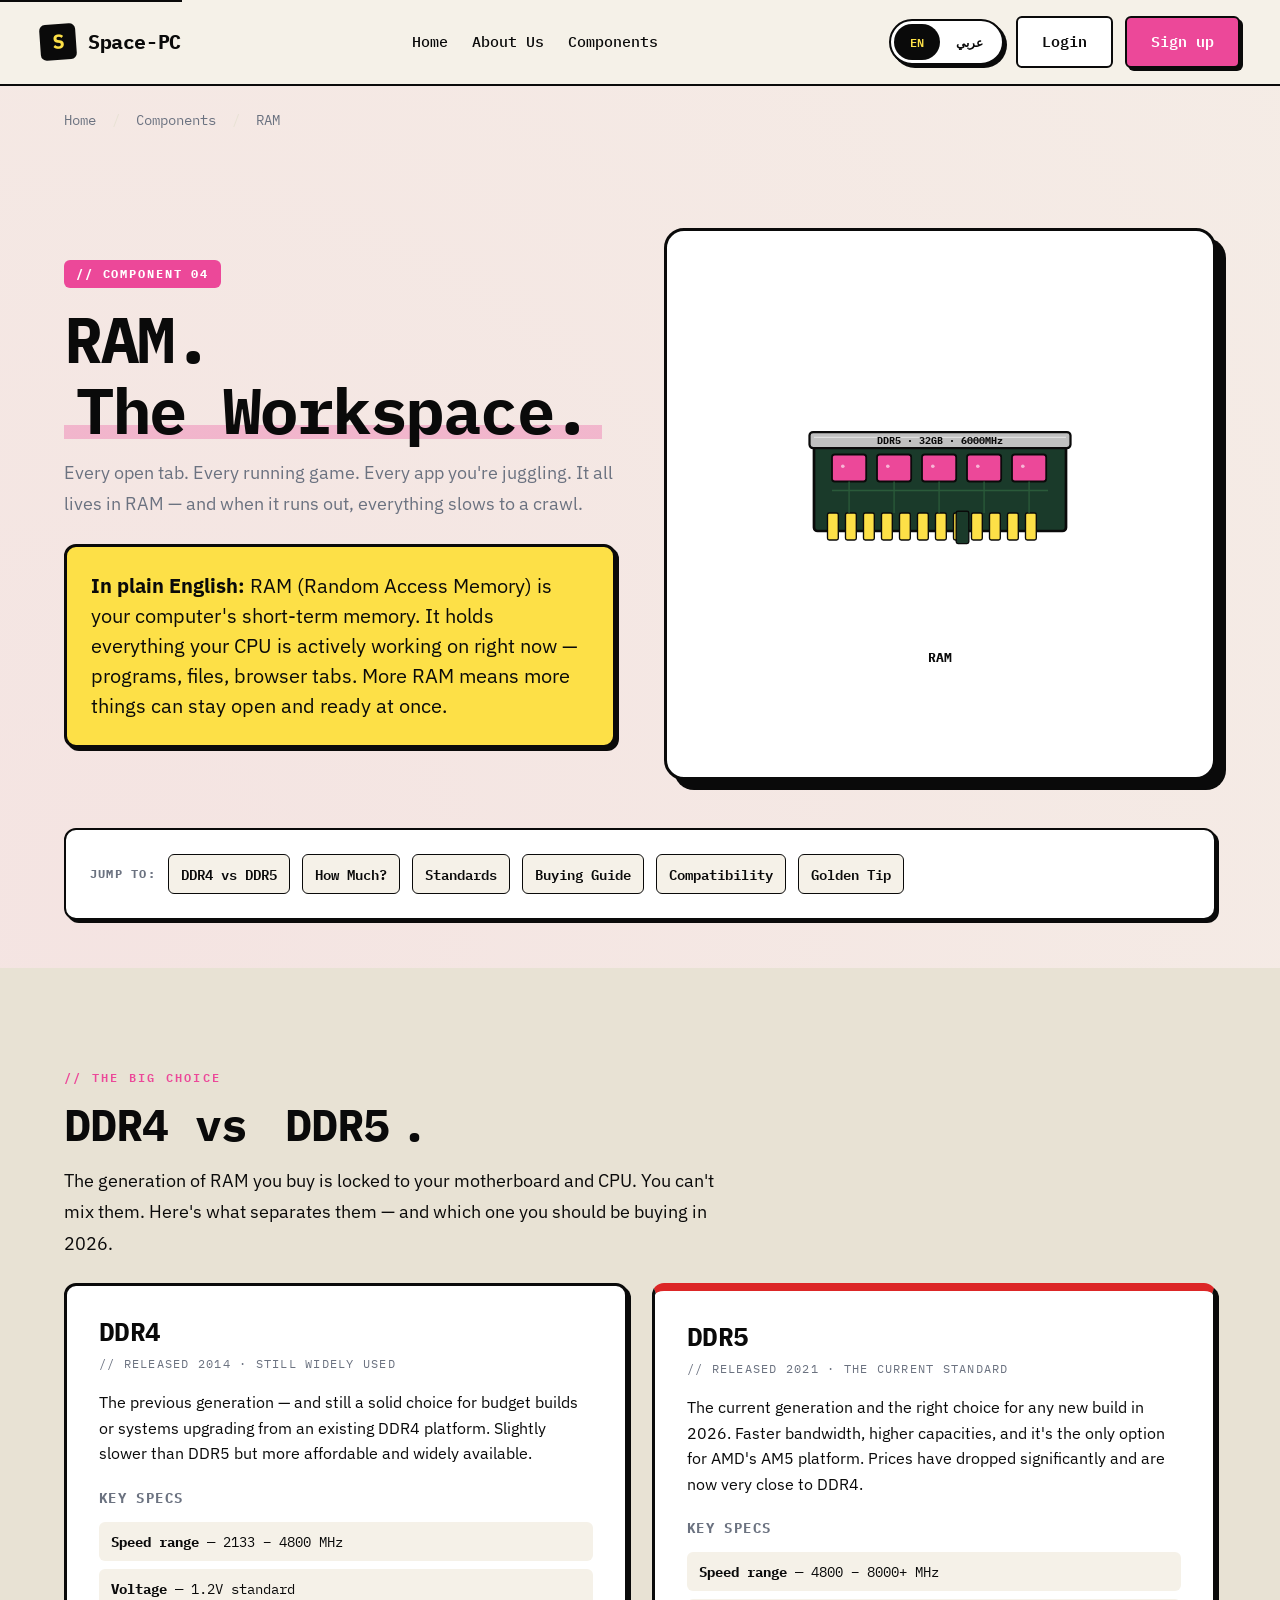
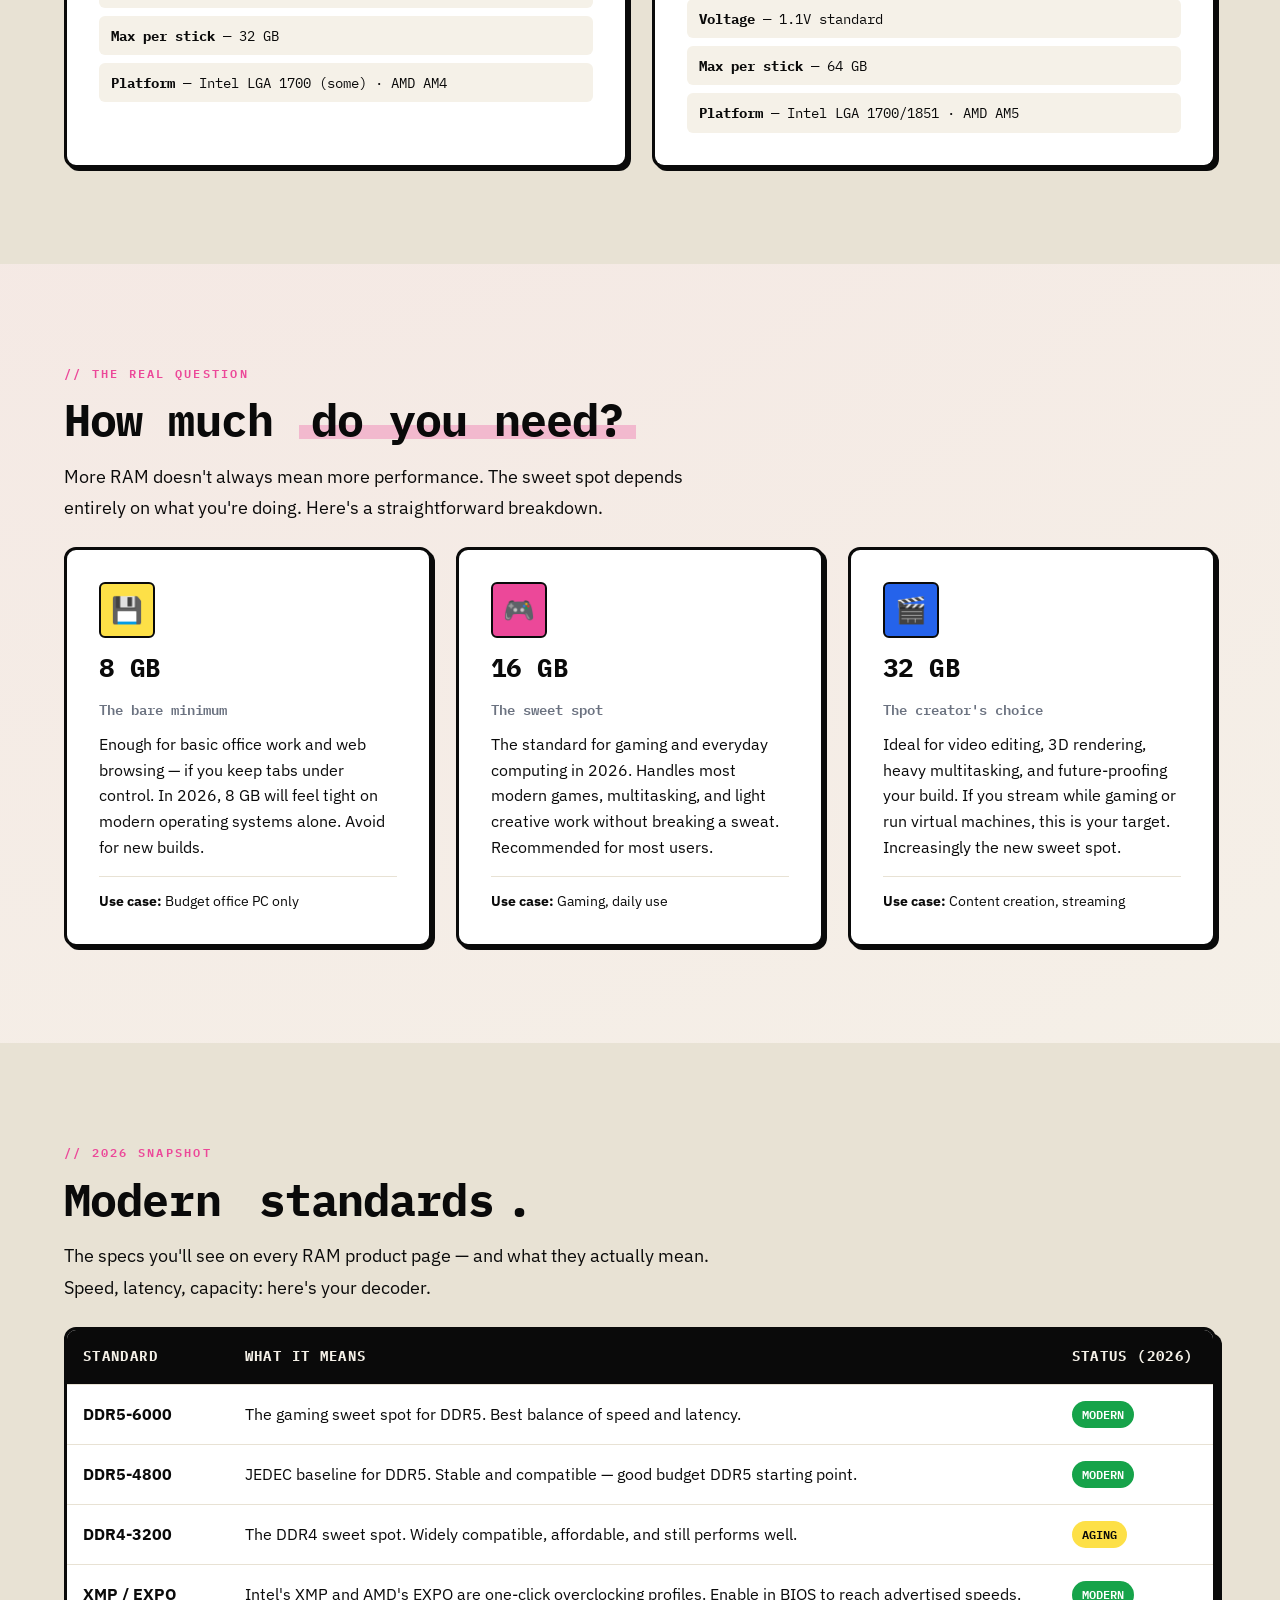
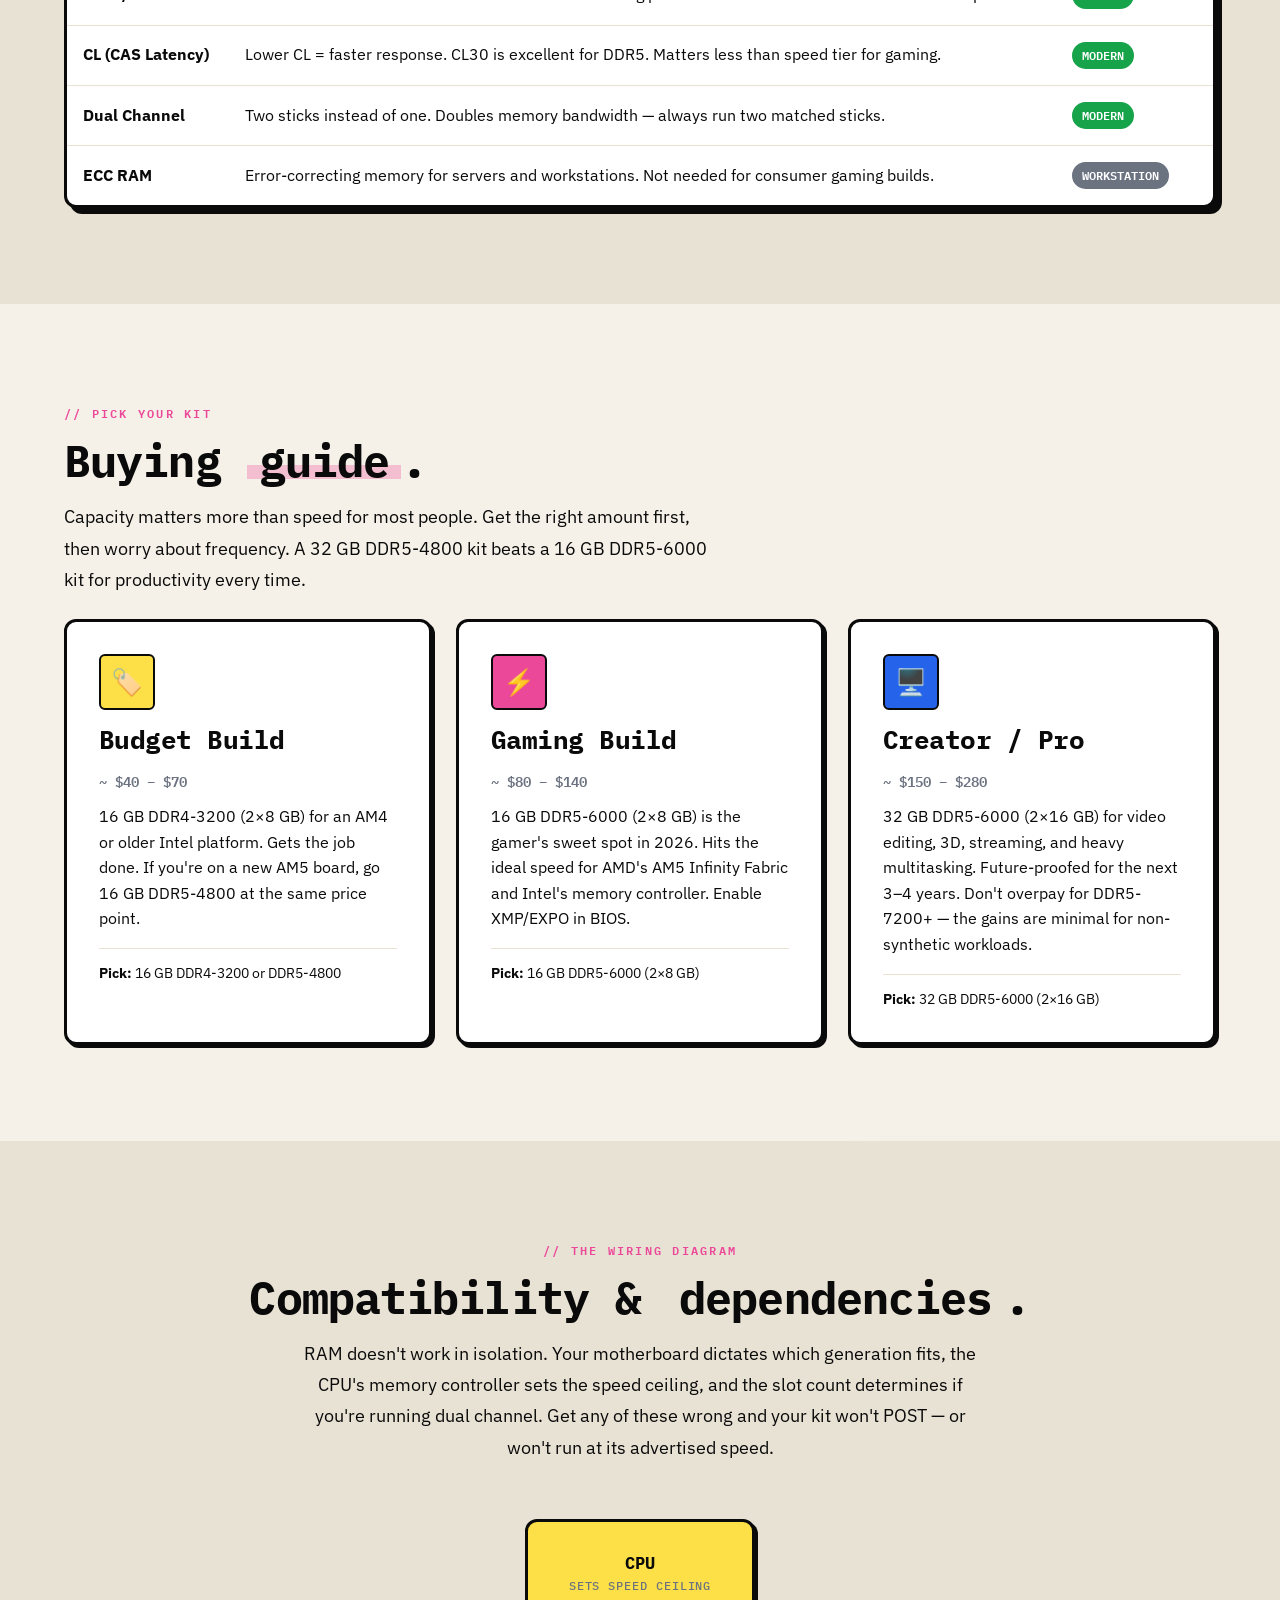
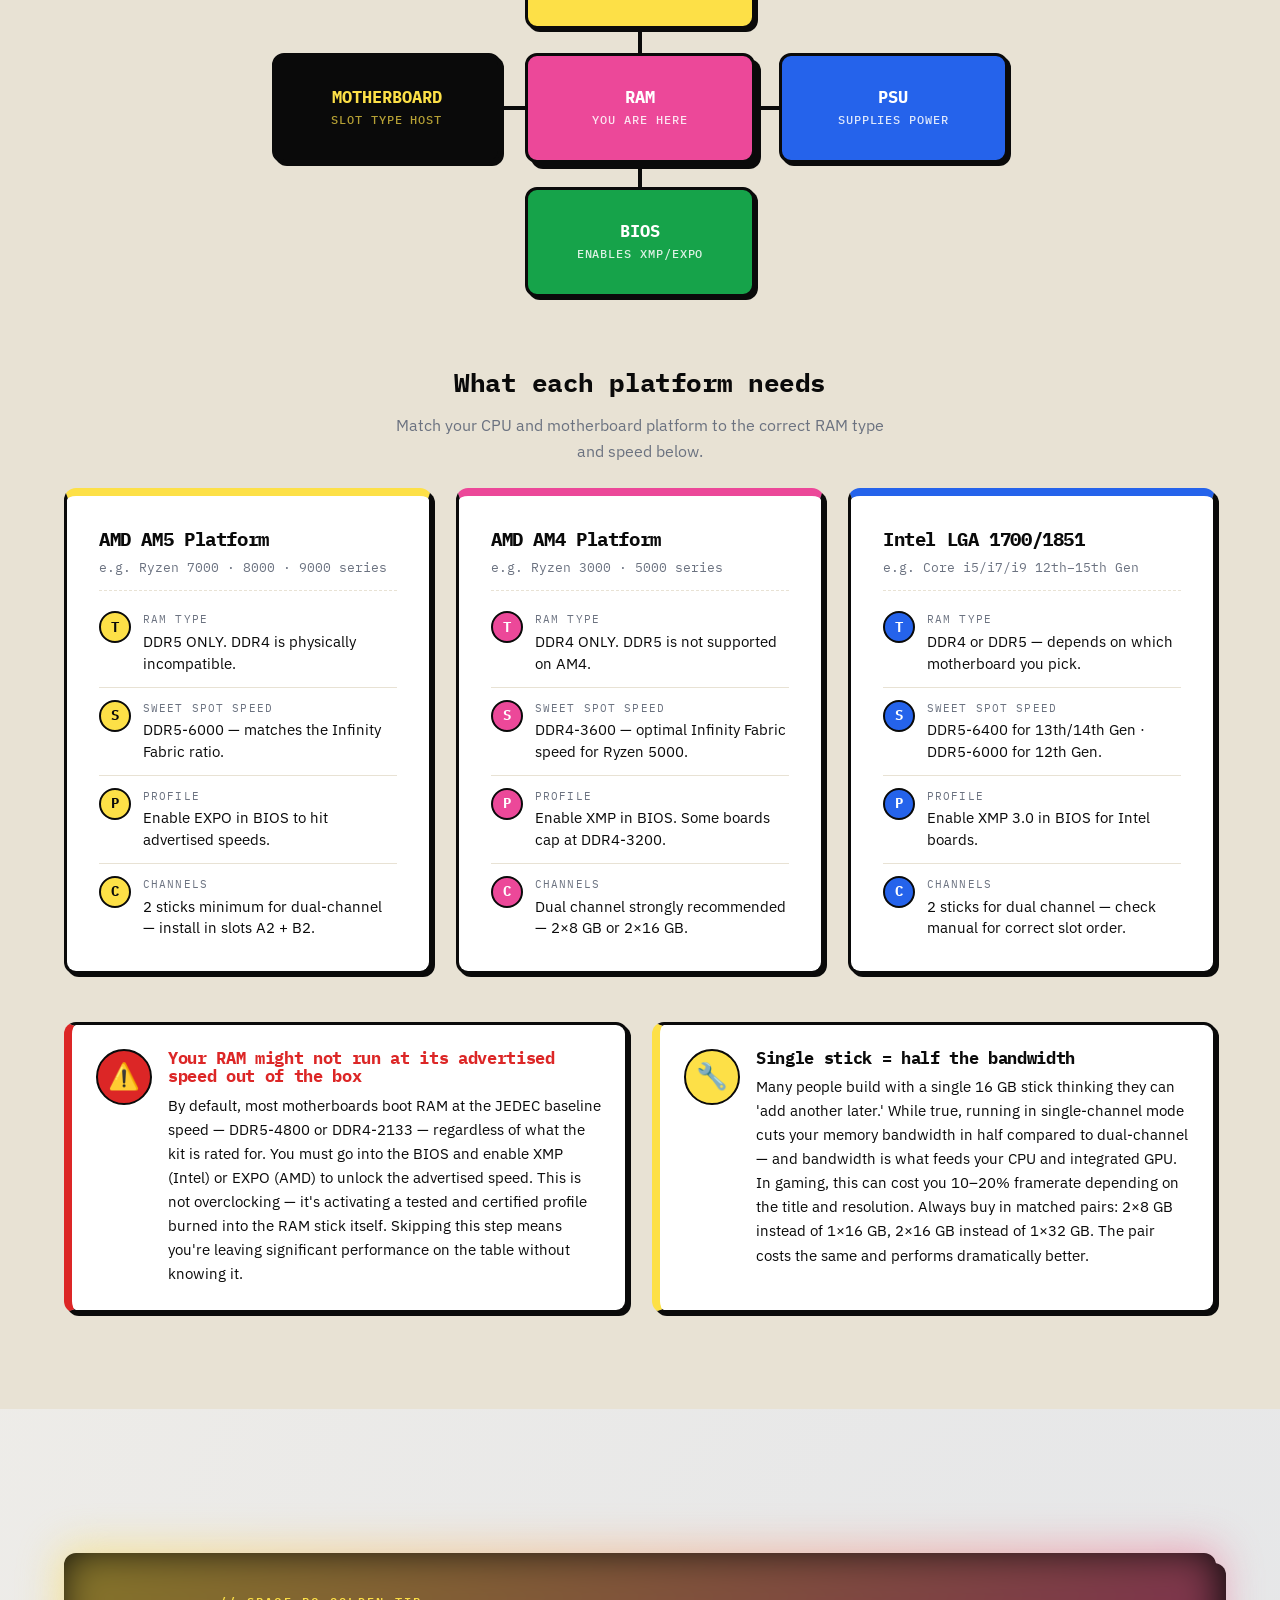
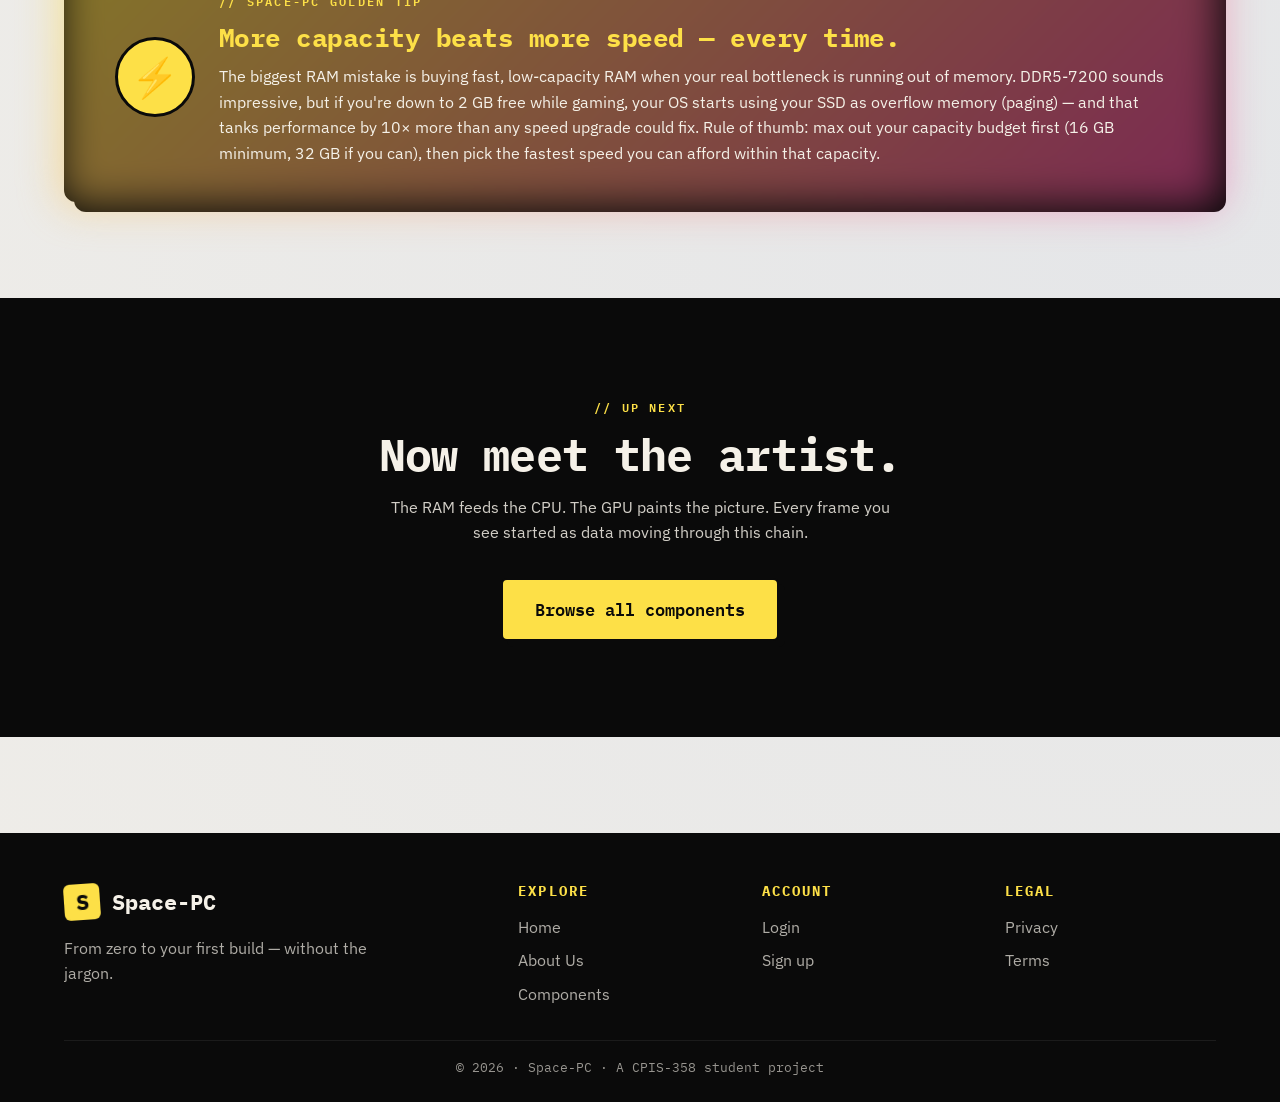
<file: ram.html>
<!DOCTYPE html>
<html lang="en" dir="ltr">
<head>
  <meta charset="UTF-8" />
  <meta name="viewport" content="width=device-width, initial-scale=1.0" />
  <meta name="description" content="RAM explained — what memory does, DDR4 vs DDR5, how much you need, and how to choose the right kit for your build." />
  <title data-en="RAM | The Workspace — Space-PC" data-ar="الذاكرة العشوائية (RAM) | مساحة العمل — سبيس-بي سي">RAM | The Workspace — Space-PC</title>

  <link rel="preconnect" href="https://fonts.googleapis.com" />
  <link rel="preconnect" href="https://fonts.gstatic.com" crossorigin />
  <link rel="stylesheet"
        href="https://fonts.googleapis.com/css2?family=IBM+Plex+Mono:wght@400;500;600;700&family=IBM+Plex+Sans:wght@400;500;600;700&family=IBM+Plex+Sans+Arabic:wght@400;500;600;700&display=swap" />

  <link rel="stylesheet" href="styles.css" />

  <style>
    .breadcrumbs {
      font-family: var(--font-display);
      font-size: 0.85rem;
      color: var(--color-muted);
      padding-top: var(--sp-5);
      margin-bottom: 0;
    }
    .breadcrumbs a { color: var(--color-muted); border-bottom: 1px dashed transparent; transition: all var(--t-fast); }
    .breadcrumbs a:hover { color: var(--color-primary); border-bottom-color: var(--color-primary); }
    .breadcrumbs .sep { margin: 0 var(--sp-2); color: var(--color-soft); }

    .component-tag {
      display: inline-block;
      padding: 4px 12px;
      background: var(--color-primary);
      color: #fff;
      font-family: var(--font-display);
      font-size: 0.78rem;
      font-weight: 700;
      letter-spacing: 0.15em;
      border-radius: var(--r-sm);
      margin-bottom: var(--sp-4);
      text-transform: uppercase;
    }

    .ram-illustration {
      width: 100%;
      height: 100%;
      max-width: 360px;
      max-height: 360px;
    }

    .quick-jump {
      display: flex;
      flex-wrap: wrap;
      gap: var(--sp-3);
      padding: var(--sp-5);
      background: var(--color-surface);
      border: var(--border-base);
      border-radius: var(--r-md);
      box-shadow: var(--shadow-sm);
      margin-bottom: var(--sp-7);
    }
    .quick-jump a {
      font-family: var(--font-display);
      font-size: 0.85rem;
      font-weight: 600;
      padding: var(--sp-2) var(--sp-3);
      background: var(--color-bg);
      border: var(--border-thin);
      border-radius: var(--r-sm);
      transition: all var(--t-fast);
    }
    .quick-jump a:hover {
      background: var(--color-accent);
      transform: translateY(-2px);
      color: var(--color-ink);
    }
    .quick-jump strong {
      align-self: center;
      font-family: var(--font-display);
      font-size: 0.78rem;
      letter-spacing: 0.1em;
      text-transform: uppercase;
      color: var(--color-muted);
    }
  </style>
</head>

<body>
  <a href="#main" class="skip-link" data-en="Skip to content" data-ar="تخطّي إلى المحتوى">Skip to content</a>

  <!-- Master Page Header -->
  <header class="site-header">
    <div class="container nav">
      <a href="index.html" class="brand">
        <span class="brand-mark">S</span>
        <span data-en="Space-PC" data-ar="سبيس-بي سي">Space-PC</span>
      </a>
      <nav aria-label="Primary">
        <ul class="nav-links" id="primary-nav">
          <li><a href="index.html" data-en="Home"       data-ar="الرئيسية">Home</a></li>
          <li><a href="about.html" data-en="About Us"   data-ar="من نحن">About Us</a></li>
          <li><a href="index.html#components"data-en="Components" data-ar="القطع">Components</a></li>
        </ul>
      </nav>
      <div class="nav-actions">
        <div class="lang-toggle" role="group" aria-label="Language switch">
          <button type="button" data-lang="en" class="is-active">EN</button>
          <button type="button" data-lang="ar">عربي</button>
        </div>
        <a href="login.html"  class="btn btn--ghost"   data-en="Login"   data-ar="تسجيل الدخول">Login</a>
        <a href="signup.html" class="btn btn--primary" data-en="Sign up" data-ar="إنشاء حساب">Sign up</a>
        <button class="nav-toggle" aria-label="Toggle menu" aria-expanded="false">☰</button>
      </div>
    </div>
  </header>

  <main id="main">

    <!-- ============= COMPONENT HEADER ============= -->
    <section>
      <div class="container">
        <nav class="breadcrumbs" aria-label="Breadcrumb">
          <a href="index.html"   data-en="Home"          data-ar="الرئيسية">Home</a>
          <span class="sep">/</span>
          <a href="index.html#components" data-en="Components" data-ar="القطع">Components</a>
          <span class="sep">/</span>
          <span data-en="RAM" data-ar="الذاكرة العشوائية (RAM)">RAM</span>
        </nav>

        <div class="component-header">
          <div class="reveal">
            <span class="component-tag" data-en="// COMPONENT 04" data-ar="// القطعة 04">// COMPONENT 03</span>
            <h1>
              <span data-en="RAM." data-ar="الذاكرة العشوائية (RAM).">RAM.</span><br />
              <span class="section-title"
                    data-en="The Workspace."
                    data-ar="مساحة العمل.">The Workspace.</span>
            </h1>
            <p class="lead" style="color: var(--color-muted);"
               data-en="Every open tab. Every running game. Every app you're juggling. It all lives in RAM — and when it runs out, everything slows to a crawl."
               data-ar="كل تبويب مفتوح. كل لعبة تعمل. كل تطبيق تتنقّل بينه. كلها تعيش في الذاكرة العشوائية (RAM) — وحين تنفد، كل شيء يتباطأ بشكل ملحوظ.">
              Every open tab. Every running game. Every app you're juggling. It all lives in RAM — and when it runs out, everything slows to a crawl.
            </p>

            <div class="definition reveal reveal-delay-1">
              <strong data-en="In plain English:" data-ar="بكل بساطة:">In plain English:</strong>
              <span data-en="RAM (Random Access Memory) is your computer's short-term memory. It holds everything your CPU is actively working on right now — programs, files, browser tabs. More RAM means more things can stay open and ready at once."
                    data-ar="الذاكرة العشوائية (RAM) هي الذاكرة قصيرة المدى لجهازك. تحتفظ بكل ما يعمل عليه المعالج (CPU) الآن — برامج، ملفات، تبويبات المتصفح. ذاكرة أكثر تعني إمكانية إبقاء أشياء أكثر مفتوحة وجاهزة في آنٍ واحد.">
                RAM (Random Access Memory) is your computer's short-term memory. It holds everything your CPU is actively working on right now — programs, files, browser tabs. More RAM means more things can stay open and ready at once.
              </span>
            </div>
          </div>

          <!-- RAM SVG Illustration -->
          <div class="component-image reveal reveal-delay-2">
            <svg class="ram-illustration" viewBox="0 0 400 400" xmlns="http://www.w3.org/2000/svg" aria-labelledby="ram-svg-title">
              <title id="ram-svg-title"
                     data-en="Illustration of a RAM memory stick"
                     data-ar="رسم توضيحي لعصا ذاكرة RAM">Modern RAM stick illustration</title>

              <!-- PCB Board body -->
              <rect x="60" y="130" width="280" height="100" rx="4" fill="#1a3a2a" stroke="#0a0a0a" stroke-width="3"/>

              <!-- Gold contacts at bottom -->
              <g fill="#fde047" stroke="#0a0a0a" stroke-width="1.5">
                <rect x="75"  y="210" width="12" height="30" rx="2"/>
                <rect x="95"  y="210" width="12" height="30" rx="2"/>
                <rect x="115" y="210" width="12" height="30" rx="2"/>
                <rect x="135" y="210" width="12" height="30" rx="2"/>
                <rect x="155" y="210" width="12" height="30" rx="2"/>
                <rect x="175" y="210" width="12" height="30" rx="2"/>
                <rect x="195" y="210" width="12" height="30" rx="2"/>
                <rect x="215" y="210" width="12" height="30" rx="2"/>
                <rect x="235" y="210" width="12" height="30" rx="2"/>
                <rect x="255" y="210" width="12" height="30" rx="2"/>
                <rect x="275" y="210" width="12" height="30" rx="2"/>
                <rect x="295" y="210" width="12" height="30" rx="2"/>
              </g>

              <!-- Notch in contacts (keying notch) -->
              <rect x="218" y="208" width="14" height="36" rx="2" fill="#1a3a2a" stroke="#0a0a0a" stroke-width="1.5"/>

              <!-- Memory chips on top surface -->
              <g fill="#ec4899" stroke="#0a0a0a" stroke-width="2">
                <rect x="80"  y="145" width="38" height="30" rx="3"/>
                <rect x="130" y="145" width="38" height="30" rx="3"/>
                <rect x="180" y="145" width="38" height="30" rx="3"/>
                <rect x="230" y="145" width="38" height="30" rx="3"/>
                <rect x="280" y="145" width="38" height="30" rx="3"/>
              </g>

              <!-- Circuit traces on PCB -->
              <g stroke="#2a5a3a" stroke-width="1.5" fill="none">
                <line x1="99"  y1="175" x2="99"  y2="210"/>
                <line x1="149" y1="175" x2="149" y2="210"/>
                <line x1="199" y1="175" x2="199" y2="210"/>
                <line x1="249" y1="175" x2="249" y2="210"/>
                <line x1="299" y1="175" x2="299" y2="210"/>
                <line x1="80"  y1="185" x2="320" y2="185"/>
              </g>

              <!-- Small dots on chips -->
              <g fill="#fff" opacity="0.6">
                <circle cx="92"  cy="158" r="2"/>
                <circle cx="142" cy="158" r="2"/>
                <circle cx="192" cy="158" r="2"/>
                <circle cx="242" cy="158" r="2"/>
                <circle cx="292" cy="158" r="2"/>
              </g>

              <!-- Heat spreader / top bar -->
              <rect x="55" y="120" width="290" height="18" rx="4" fill="#c0c0c0" stroke="#0a0a0a" stroke-width="2.5"/>
              <!-- Metallic shine line -->
              <line x1="60" y1="126" x2="340" y2="126" stroke="#fff" stroke-width="1.5" opacity="0.5"/>

              <!-- Label on heat spreader -->
              <text x="200" y="133" text-anchor="middle" font-family="IBM Plex Mono, monospace" font-size="11" font-weight="700" fill="#0a0a0a">DDR5 · 32GB · 6000MHz</text>

              <!-- Label below -->
              <text x="200" y="375" text-anchor="middle" font-family="IBM Plex Mono, monospace" font-size="14" font-weight="700" fill="#0a0a0a">RAM</text>
            </svg>
          </div>
        </div>

        <!-- Quick jump -->
        <div class="quick-jump scroll-reveal" aria-label="Section quick links">
          <strong data-en="Jump to:" data-ar="انتقل إلى:">Jump to:</strong>
          <a href="#types"         data-en="DDR4 vs DDR5"   data-ar="DDR4 مقابل DDR5">DDR4 vs DDR5</a>
          <a href="#howmuch"       data-en="How Much?"      data-ar="كم تحتاج؟">How Much?</a>
          <a href="#standards"     data-en="Standards"      data-ar="المعايير">Standards</a>
          <a href="#buying"        data-en="Buying Guide"   data-ar="دليل الشراء">Buying Guide</a>
          <a href="#compatibility" data-en="Compatibility"  data-ar="التوافق">Compatibility</a>
          <a href="#tip"           data-en="Golden Tip"     data-ar="النصيحة الذهبية">Golden Tip</a>
        </div>
      </div>
    </section>

    <!-- ============= DDR4 vs DDR5 ============= -->
    <section id="types" class="section section--soft">
      <div class="container">
        <span class="eyebrow" data-en="// THE BIG CHOICE" data-ar="// الاختيار الكبير">// THE BIG CHOICE</span>
        <h2>
          <span data-en="DDR4 vs" data-ar="DDR4 مقابل">DDR4 vs</span>
          <span class="section-title" data-en="DDR5" data-ar="DDR5">DDR5</span><span data-en="." data-ar=".">.</span>
        </h2>
        <p class="lead" style="max-width: 60ch;"
           data-en="The generation of RAM you buy is locked to your motherboard and CPU. You can't mix them. Here's what separates them — and which one you should be buying in 2026."
           data-ar="جيل الذاكرة (RAM) الذي تشتريه مرتبط بلوحتك الأم ومعالجك. لا يمكن خلطهما. إليك ما يفصلهما — وأيّهما يجب أن تشتري في 2026.">
          The generation of RAM you buy is locked to your motherboard and CPU. You can't mix them. Here's what separates them — and which one you should be buying in 2026.
        </p>

        <div class="brands-grid scroll-reveal">

          <!-- DDR4 card -->
          <article class="brand-card">
            <h3>DDR4</h3>
            <p class="tagline" data-en="// RELEASED 2014 · STILL WIDELY USED"
                              data-ar="// إصدار 2014 · لا يزال مستخدماً بشكل واسع">// RELEASED 2014 · STILL WIDELY USED</p>
            <p data-en="The previous generation — and still a solid choice for budget builds or systems upgrading from an existing DDR4 platform. Slightly slower than DDR5 but more affordable and widely available."
               data-ar="الجيل السابق — ولا يزال خياراً جيداً للتجميعات الاقتصادية أو الأنظمة التي تُرقَّى من منصة DDR4 موجودة. أبطأ قليلاً من DDR5 لكنه أرخص وأوسع انتشاراً.">
              The previous generation — and still a solid choice for budget builds or systems upgrading from an existing DDR4 platform. Slightly slower than DDR5 but more affordable and widely available.
            </p>
            <h4 style="margin-top: var(--sp-5); font-size: 0.85rem; text-transform: uppercase; letter-spacing: 0.1em; color: var(--color-muted);"
                data-en="Key specs" data-ar="المواصفات الرئيسية">Key specs</h4>
            <ul>
              <li><strong data-en="Speed range" data-ar="نطاق السرعة">Speed range</strong> — <span data-en="2133 – 4800 MHz" data-ar="2133 – 4800 ميجاهرتز">2133 – 4800 MHz</span></li>
              <li><strong data-en="Voltage" data-ar="الجهد">Voltage</strong> — <span data-en="1.2V standard" data-ar="1.2 فولت معياري">1.2V standard</span></li>
              <li><strong data-en="Max per stick" data-ar="أقصى حجم للقطعة">Max per stick</strong> — <span data-en="32 GB" data-ar="32 جيجابايت">32 GB</span></li>
              <li><strong data-en="Platform" data-ar="المنصة">Platform</strong> — <span data-en="Intel LGA 1700 (some) · AMD AM4" data-ar="Intel LGA 1700 (بعضها) · AMD AM4">Intel LGA 1700 (some) · AMD AM4</span></li>
            </ul>
          </article>

          <!-- DDR5 card -->
          <article class="brand-card is-amd">
            <h3>DDR5</h3>
            <p class="tagline" data-en="// RELEASED 2021 · THE CURRENT STANDARD"
                              data-ar="// إصدار 2021 · المعيار الحالي">// RELEASED 2021 · THE CURRENT STANDARD</p>
            <p data-en="The current generation and the right choice for any new build in 2026. Faster bandwidth, higher capacities, and it's the only option for AMD's AM5 platform. Prices have dropped significantly and are now very close to DDR4."
               data-ar="الجيل الحالي والخيار الصحيح لأي تجميعة جديدة في 2026. عرض نطاق أسرع، سعات أعلى، وهو الخيار الوحيد لمنصة AMD AM5. انخفضت أسعاره بشكل ملحوظ وأصبحت قريبة جداً من DDR4.">
              The current generation and the right choice for any new build in 2026. Faster bandwidth, higher capacities, and it's the only option for AMD's AM5 platform. Prices have dropped significantly and are now very close to DDR4.
            </p>
            <h4 style="margin-top: var(--sp-5); font-size: 0.85rem; text-transform: uppercase; letter-spacing: 0.1em; color: var(--color-muted);"
                data-en="Key specs" data-ar="المواصفات الرئيسية">Key specs</h4>
            <ul>
              <li><strong data-en="Speed range" data-ar="نطاق السرعة">Speed range</strong> — <span data-en="4800 – 8000+ MHz" data-ar="4800 – 8000+ ميجاهرتز">4800 – 8000+ MHz</span></li>
              <li><strong data-en="Voltage" data-ar="الجهد">Voltage</strong> — <span data-en="1.1V standard" data-ar="1.1 فولت معياري">1.1V standard</span></li>
              <li><strong data-en="Max per stick" data-ar="أقصى حجم للقطعة">Max per stick</strong> — <span data-en="64 GB" data-ar="64 جيجابايت">64 GB</span></li>
              <li><strong data-en="Platform" data-ar="المنصة">Platform</strong> — <span data-en="Intel LGA 1700/1851 · AMD AM5" data-ar="Intel LGA 1700/1851 · AMD AM5">Intel LGA 1700/1851 · AMD AM5</span></li>
            </ul>
          </article>

        </div>
      </div>
    </section>

    <!-- ============= HOW MUCH RAM? ============= -->
    <section id="howmuch" class="section">
      <div class="container">
        <span class="eyebrow" data-en="// THE REAL QUESTION" data-ar="// السؤال الحقيقي">// THE REAL QUESTION</span>
        <h2>
          <span data-en="How much" data-ar="كم تحتاج">How much</span>
          <span class="section-title" data-en="do you need?" data-ar="من الذاكرة؟">do you need?</span>
        </h2>
        <p class="lead" style="max-width: 60ch;"
           data-en="More RAM doesn't always mean more performance. The sweet spot depends entirely on what you're doing. Here's a straightforward breakdown."
           data-ar="الذاكرة الأكثر لا تعني دائماً أداءً أفضل. النقطة المثلى تعتمد كلياً على ما تفعله. إليك تفصيل مباشر.">
          More RAM doesn't always mean more performance. The sweet spot depends entirely on what you're doing. Here's a straightforward breakdown.
        </p>

        <div class="usecase-grid scroll-reveal">

          <!-- 8 GB -->
          <article class="usecase-card tier-budget">
            <div class="usecase-icon">💾</div>
            <h3 data-en="8 GB" data-ar="8 جيجابايت">8 GB</h3>
            <p class="price" data-en="The bare minimum" data-ar="الحد الأدنى">The bare minimum</p>
            <p data-en="Enough for basic office work and web browsing — if you keep tabs under control. In 2026, 8 GB will feel tight on modern operating systems alone. Avoid for new builds."
               data-ar="كافٍ للأعمال المكتبية الأساسية وتصفّح الإنترنت — إن أبقيت التبويبات تحت السيطرة. في 2026، 8 جيجابايت ستبدو ضيّقة على أنظمة التشغيل الحديثة وحدها. تجنّبها في التجميعات الجديدة.">
              Enough for basic office work and web browsing — if you keep tabs under control. In 2026, 8 GB will feel tight on modern operating systems alone. Avoid for new builds.
            </p>
            <p style="margin-top: var(--sp-3); padding-top: var(--sp-3); border-top: 1px solid var(--color-soft); font-size: 0.9rem;">
              <strong data-en="Use case:" data-ar="للاستخدام:">Use case:</strong>
              <span data-en=" Budget office PC only" data-ar=" حواسيب مكتبية اقتصادية فقط"> Budget office PC only</span>
            </p>
          </article>

          <!-- 16 GB -->
          <article class="usecase-card tier-gaming">
            <div class="usecase-icon">🎮</div>
            <h3 data-en="16 GB" data-ar="16 جيجابايت">16 GB</h3>
            <p class="price" data-en="The sweet spot" data-ar="النقطة المثالية">The sweet spot</p>
            <p data-en="The standard for gaming and everyday computing in 2026. Handles most modern games, multitasking, and light creative work without breaking a sweat. Recommended for most users."
               data-ar="المعيار للألعاب والحوسبة اليومية في 2026. يتعامل مع معظم الألعاب الحديثة، تعدّد المهام، والأعمال الإبداعية الخفيفة بسهولة. موصى به لمعظم المستخدمين.">
              The standard for gaming and everyday computing in 2026. Handles most modern games, multitasking, and light creative work without breaking a sweat. Recommended for most users.
            </p>
            <p style="margin-top: var(--sp-3); padding-top: var(--sp-3); border-top: 1px solid var(--color-soft); font-size: 0.9rem;">
              <strong data-en="Use case:" data-ar="للاستخدام:">Use case:</strong>
              <span data-en=" Gaming, daily use" data-ar=" ألعاب، الاستخدام اليومي"> Gaming, daily use</span>
            </p>
          </article>

          <!-- 32 GB -->
          <article class="usecase-card tier-creator">
            <div class="usecase-icon">🎬</div>
            <h3 data-en="32 GB" data-ar="32 جيجابايت">32 GB</h3>
            <p class="price" data-en="The creator's choice" data-ar="خيار صانع المحتوى">The creator's choice</p>
            <p data-en="Ideal for video editing, 3D rendering, heavy multitasking, and future-proofing your build. If you stream while gaming or run virtual machines, this is your target. Increasingly the new sweet spot."
               data-ar="مثالي لتحرير الفيديو، التصيير ثلاثي الأبعاد، تعدّد المهام المكثّف، وتأمين مستقبل تجميعتك. إن كنت تبثّ أثناء اللعب أو تشغّل أجهزة افتراضية، فهذا هدفك. يصبح بشكل متزايد النقطة المثالية الجديدة.">
              Ideal for video editing, 3D rendering, heavy multitasking, and future-proofing your build. If you stream while gaming or run virtual machines, this is your target. Increasingly the new sweet spot.
            </p>
            <p style="margin-top: var(--sp-3); padding-top: var(--sp-3); border-top: 1px solid var(--color-soft); font-size: 0.9rem;">
              <strong data-en="Use case:" data-ar="للاستخدام:">Use case:</strong>
              <span data-en=" Content creation, streaming" data-ar=" صناعة محتوى، البث"> Content creation, streaming</span>
            </p>
          </article>

        </div>
      </div>
    </section>

    <!-- ============= MODERN STANDARDS (TABLE) ============= -->
    <section id="standards" class="section section--soft">
      <div class="container">
        <span class="eyebrow" data-en="// 2026 SNAPSHOT" data-ar="// لقطة 2026">// 2026 SNAPSHOT</span>
        <h2>
          <span data-en="Modern" data-ar="المعايير">Modern</span>
          <span class="section-title" data-en="standards" data-ar="الحديثة">standards</span><span data-en="." data-ar=".">.</span>
        </h2>
        <p class="lead" style="max-width: 60ch;"
           data-en="The specs you'll see on every RAM product page — and what they actually mean. Speed, latency, capacity: here's your decoder."
           data-ar="المواصفات التي تراها في كل صفحة منتج RAM — وما تعنيه فعلاً. السرعة، الكمون، السعة: إليك مفكّ شيفرتك.">
          The specs you'll see on every RAM product page — and what they actually mean. Speed, latency, capacity: here's your decoder.
        </p>

        <table class="standards-table scroll-reveal">
          <thead>
            <tr>
              <th data-en="Standard" data-ar="المعيار">Standard</th>
              <th data-en="What it means" data-ar="ما يعنيه">What it means</th>
              <th data-en="Status (2026)" data-ar="الحالة (2026)">Status (2026)</th>
            </tr>
          </thead>
          <tbody>
            <tr>
              <td><strong>DDR5-6000</strong></td>
              <td data-en="The gaming sweet spot for DDR5. Best balance of speed and latency."
                  data-ar="النقطة المثالية للألعاب مع DDR5. أفضل توازن بين السرعة والكمون.">
                The gaming sweet spot for DDR5. Best balance of speed and latency.
              </td>
              <td><span class="status modern" data-en="MODERN" data-ar="حديث">MODERN</span></td>
            </tr>
            <tr>
              <td><strong>DDR5-4800</strong></td>
              <td data-en="JEDEC baseline for DDR5. Stable and compatible — good budget DDR5 starting point."
                  data-ar="خط الأساس JEDEC لـ DDR5. مستقر ومتوافق — نقطة انطلاق جيدة للـ DDR5 الاقتصادي.">
                JEDEC baseline for DDR5. Stable and compatible — good budget DDR5 starting point.
              </td>
              <td><span class="status modern" data-en="MODERN" data-ar="حديث">MODERN</span></td>
            </tr>
            <tr>
              <td><strong>DDR4-3200</strong></td>
              <td data-en="The DDR4 sweet spot. Widely compatible, affordable, and still performs well."
                  data-ar="النقطة المثالية لـ DDR4. متوافقة على نطاق واسع، بأسعار معقولة، ولا تزال تؤدّي جيداً.">
                The DDR4 sweet spot. Widely compatible, affordable, and still performs well.
              </td>
              <td><span class="status aging" data-en="AGING" data-ar="يتقادم">AGING</span></td>
            </tr>
            <tr>
              <td><strong>XMP / EXPO</strong></td>
              <td data-en="Intel's XMP and AMD's EXPO are one-click overclocking profiles. Enable in BIOS to reach advertised speeds."
                  data-ar="XMP من Intel و EXPO من AMD هما ملفات رفع تردد بنقرة واحدة. فعّلهما في BIOS للوصول إلى السرعات المُعلنة.">
                Intel's XMP and AMD's EXPO are one-click overclocking profiles. Enable in BIOS to reach advertised speeds.
              </td>
              <td><span class="status modern" data-en="MODERN" data-ar="حديث">MODERN</span></td>
            </tr>
            <tr>
              <td><strong>CL (CAS Latency)</strong></td>
              <td data-en="Lower CL = faster response. CL30 is excellent for DDR5. Matters less than speed tier for gaming."
                  data-ar="CL أقل = استجابة أسرع. CL30 ممتاز لـ DDR5. أهميته أقل من فئة السرعة للألعاب.">
                Lower CL = faster response. CL30 is excellent for DDR5. Matters less than speed tier for gaming.
              </td>
              <td><span class="status modern" data-en="MODERN" data-ar="حديث">MODERN</span></td>
            </tr>
            <tr>
              <td><strong>Dual Channel</strong></td>
              <td data-en="Two sticks instead of one. Doubles memory bandwidth — always run two matched sticks."
                  data-ar="عصّتان بدل واحدة. يضاعف عرض نطاق الذاكرة — شغّل دائماً عصّتين متطابقتين.">
                Two sticks instead of one. Doubles memory bandwidth — always run two matched sticks.
              </td>
              <td><span class="status modern" data-en="MODERN" data-ar="حديث">MODERN</span></td>
            </tr>
            <tr>
              <td><strong>ECC RAM</strong></td>
              <td data-en="Error-correcting memory for servers and workstations. Not needed for consumer gaming builds."
                  data-ar="ذاكرة تصحيح الأخطاء للخوادم ومحطات العمل. غير مطلوبة لتجميعات الألعاب الاستهلاكية.">
                Error-correcting memory for servers and workstations. Not needed for consumer gaming builds.
              </td>
              <td><span class="status legacy" data-en="WORKSTATION" data-ar="محطة عمل">WORKSTATION</span></td>
            </tr>
          </tbody>
        </table>
      </div>
    </section>

    <!-- ============= BUYING GUIDE ============= -->
    <section id="buying" class="section">
      <div class="container">
        <span class="eyebrow" data-en="// PICK YOUR KIT" data-ar="// اختر طقمك">// PICK YOUR KIT</span>
        <h2>
          <span data-en="Buying" data-ar="دليل">Buying</span>
          <span class="section-title" data-en="guide" data-ar="الشراء">guide</span><span data-en="." data-ar=".">.</span>
        </h2>
        <p class="lead" style="max-width: 60ch;"
           data-en="Capacity matters more than speed for most people. Get the right amount first, then worry about frequency. A 32 GB DDR5-4800 kit beats a 16 GB DDR5-6000 kit for productivity every time."
           data-ar="السعة تهمّ أكثر من السرعة لمعظم الناس. احصل أولاً على الكمية الصحيحة، ثم اهتمّ بالتردد. طقم 32 جيجابايت DDR5-4800 يتفوّق على طقم 16 جيجابايت DDR5-6000 في الإنتاجية في كل مرة.">
          Capacity matters more than speed for most people. Get the right amount first, then worry about frequency. A 32 GB DDR5-4800 kit beats a 16 GB DDR5-6000 kit for productivity every time.
        </p>

        <div class="usecase-grid scroll-reveal">

          <!-- Budget -->
          <article class="usecase-card tier-budget">
            <div class="usecase-icon">🏷️</div>
            <h3 data-en="Budget Build" data-ar="تجميعة اقتصادية">Budget Build</h3>
            <p class="price">~ $40 – $70</p>
            <p data-en="16 GB DDR4-3200 (2×8 GB) for an AM4 or older Intel platform. Gets the job done. If you're on a new AM5 board, go 16 GB DDR5-4800 at the same price point."
               data-ar="16 جيجابايت DDR4-3200 (2×8 جيجابايت) لمنصة AM4 أو Intel أقدم. ينجز المهمة. إن كنت على لوحة AM5 جديدة، خذ 16 جيجابايت DDR5-4800 بنفس السعر.">
              16 GB DDR4-3200 (2×8 GB) for an AM4 or older Intel platform. Gets the job done. If you're on a new AM5 board, go 16 GB DDR5-4800 at the same price point.
            </p>
            <p style="margin-top: var(--sp-3); padding-top: var(--sp-3); border-top: 1px solid var(--color-soft); font-size: 0.9rem;">
              <strong data-en="Pick:" data-ar="اختر:">Pick:</strong>
              <span data-en=" 16 GB DDR4-3200 or DDR5-4800" data-ar=" 16 جيجابايت DDR4-3200 أو DDR5-4800"> 16 GB DDR4-3200 or DDR5-4800</span>
            </p>
          </article>

          <!-- Gaming -->
          <article class="usecase-card tier-gaming">
            <div class="usecase-icon">⚡</div>
            <h3 data-en="Gaming Build" data-ar="تجميعة ألعاب">Gaming Build</h3>
            <p class="price">~ $80 – $140</p>
            <p data-en="16 GB DDR5-6000 (2×8 GB) is the gamer's sweet spot in 2026. Hits the ideal speed for AMD's AM5 Infinity Fabric and Intel's memory controller. Enable XMP/EXPO in BIOS."
               data-ar="16 جيجابايت DDR5-6000 (2×8 جيجابايت) هي النقطة المثالية للاعب في 2026. تضرب السرعة المثالية لـ Infinity Fabric من AMD ومتحكّم ذاكرة Intel. فعّل XMP/EXPO في BIOS.">
              16 GB DDR5-6000 (2×8 GB) is the gamer's sweet spot in 2026. Hits the ideal speed for AMD's AM5 Infinity Fabric and Intel's memory controller. Enable XMP/EXPO in BIOS.
            </p>
            <p style="margin-top: var(--sp-3); padding-top: var(--sp-3); border-top: 1px solid var(--color-soft); font-size: 0.9rem;">
              <strong data-en="Pick:" data-ar="اختر:">Pick:</strong>
              <span data-en=" 16 GB DDR5-6000 (2×8 GB)" data-ar=" 16 جيجابايت DDR5-6000 (2×8 جيجابايت)"> 16 GB DDR5-6000 (2×8 GB)</span>
            </p>
          </article>

          <!-- Creator / Pro -->
          <article class="usecase-card tier-creator">
            <div class="usecase-icon">🖥️</div>
            <h3 data-en="Creator / Pro" data-ar="صانع محتوى / محترف">Creator / Pro</h3>
            <p class="price">~ $150 – $280</p>
            <p data-en="32 GB DDR5-6000 (2×16 GB) for video editing, 3D, streaming, and heavy multitasking. Future-proofed for the next 3–4 years. Don't overpay for DDR5-7200+ — the gains are minimal for non-synthetic workloads."
               data-ar="32 جيجابايت DDR5-6000 (2×16 جيجابايت) لتحرير الفيديو، ثلاثي الأبعاد، البث، وتعدّد المهام المكثّف. مؤمَّن للمستقبل لـ 3-4 سنوات القادمة. لا تدفع زيادة مقابل DDR5-7200+ — الفوارق ضئيلة للأعمال الحقيقية.">
              32 GB DDR5-6000 (2×16 GB) for video editing, 3D, streaming, and heavy multitasking. Future-proofed for the next 3–4 years. Don't overpay for DDR5-7200+ — the gains are minimal for non-synthetic workloads.
            </p>
            <p style="margin-top: var(--sp-3); padding-top: var(--sp-3); border-top: 1px solid var(--color-soft); font-size: 0.9rem;">
              <strong data-en="Pick:" data-ar="اختر:">Pick:</strong>
              <span data-en=" 32 GB DDR5-6000 (2×16 GB)" data-ar=" 32 جيجابايت DDR5-6000 (2×16 جيجابايت)"> 32 GB DDR5-6000 (2×16 GB)</span>
            </p>
          </article>

        </div>
      </div>
    </section>

    <!-- ============= COMPATIBILITY ============= -->
    <section id="compatibility" class="section section--soft">
      <div class="container">
        <div style="text-align: center; margin-bottom: var(--sp-6);">
          <span class="eyebrow" data-en="// THE WIRING DIAGRAM" data-ar="// مخطط التوصيلات">// THE WIRING DIAGRAM</span>
          <h2>
            <span data-en="Compatibility &amp;" data-ar="التوافق">Compatibility &amp;</span>
            <span class="section-title" data-en="dependencies" data-ar="والمتطلّبات">dependencies</span><span data-en="." data-ar=".">.</span>
          </h2>
          <p class="lead" style="max-width: 62ch; margin: 0 auto;"
             data-en="RAM doesn't work in isolation. Your motherboard dictates which generation fits, the CPU's memory controller sets the speed ceiling, and the slot count determines if you're running dual channel. Get any of these wrong and your kit won't POST — or won't run at its advertised speed."
             data-ar="الذاكرة العشوائية (RAM) لا تعمل بمعزل. لوحتك الأم تحدّد أيّ جيل يتناسب معها، متحكّم ذاكرة المعالج (CPU) يضع سقف السرعة، وعدد الفتحات يحدّد إن كنت تشغّل قناتين. أخطئ في أيٍّ من هذه وطقمك لن يعمل — أو لن يعمل بسرعته المُعلنة.">
            RAM doesn't work in isolation. Your motherboard dictates which generation fits, the CPU's memory controller sets the speed ceiling, and the slot count determines if you're running dual channel. Get any of these wrong and your kit won't POST — or won't run at its advertised speed.
          </p>
        </div>

        <!-- HUB-AND-SPOKE RELATIONSHIP DIAGRAM -->
        <div class="dep-diagram scroll-reveal" role="img"
             aria-label="RAM dependencies diagram">

          <div class="dep-node dep-node--top">
            <strong data-en="CPU" data-ar="المعالج (CPU)">CPU</strong>
            <span class="role" data-en="Sets speed ceiling" data-ar="يحدّد سقف السرعة">Sets speed ceiling</span>
          </div>

          <div class="dep-node dep-node--left">
            <strong data-en="MOTHERBOARD" data-ar="اللوحة الأم">MOTHERBOARD</strong>
            <span class="role" data-en="Slot type host" data-ar="حاضنة الفتحة">Slot type host</span>
          </div>

          <div class="dep-node dep-node--center">
            <strong data-en="RAM" data-ar="الذاكرة (RAM)">RAM</strong>
            <span class="role" data-en="You are here" data-ar="أنت هنا">You are here</span>
          </div>

          <div class="dep-node dep-node--right">
            <strong data-en="PSU" data-ar="مزود الطاقة (PSU)">PSU</strong>
            <span class="role" data-en="Supplies power" data-ar="يزوّد الطاقة">Supplies power</span>
          </div>

          <div class="dep-node dep-node--bottom">
            <strong data-en="BIOS" data-ar="البايوس (BIOS)">BIOS</strong>
            <span class="role" data-en="Enables XMP/EXPO" data-ar="يفعّل XMP/EXPO">Enables XMP/EXPO</span>
          </div>
        </div>

        <!-- TIER-BASED REQUIREMENTS -->
        <div style="text-align: center; margin-top: var(--sp-7);">
          <h3 data-en="What each platform needs" data-ar="ما تحتاجه كل منصة">
            What each platform needs
          </h3>
          <p style="color: var(--color-muted); max-width: 50ch; margin: 0 auto;"
             data-en="Match your CPU and motherboard platform to the correct RAM type and speed below."
             data-ar="طابق منصة معالجك ولوحتك الأم مع نوع وسرعة الذاكرة الصحيحة أدناه.">
            Match your CPU and motherboard platform to the correct RAM type and speed below.
          </p>
        </div>

        <div class="compat-grid scroll-reveal">

          <!-- AMD AM5 -->
          <article class="compat-card tier-entry">
            <h4 data-en="AMD AM5 Platform" data-ar="منصة AMD AM5">AMD AM5 Platform</h4>
            <p class="compat-example"
               data-en="e.g. Ryzen 7000 · 8000 · 9000 series"
               data-ar="مثل: سلسلة Ryzen 7000 · 8000 · 9000">e.g. Ryzen 7000 · 8000 · 9000 series</p>

            <div class="compat-row">
              <div class="compat-icon" aria-hidden="true">T</div>
              <div class="compat-detail">
                <span class="compat-label" data-en="RAM type" data-ar="نوع الذاكرة">RAM type</span>
                <span class="compat-value" data-en="DDR5 ONLY. DDR4 is physically incompatible." data-ar="DDR5 فقط. DDR4 غير متوافق فيزيائياً.">DDR5 ONLY. DDR4 is physically incompatible.</span>
              </div>
            </div>

            <div class="compat-row">
              <div class="compat-icon" aria-hidden="true">S</div>
              <div class="compat-detail">
                <span class="compat-label" data-en="Sweet spot speed" data-ar="سرعة النقطة المثالية">Sweet spot speed</span>
                <span class="compat-value" data-en="DDR5-6000 — matches the Infinity Fabric ratio." data-ar="DDR5-6000 — يطابق نسبة Infinity Fabric.">DDR5-6000 — matches the Infinity Fabric ratio.</span>
              </div>
            </div>

            <div class="compat-row">
              <div class="compat-icon" aria-hidden="true">P</div>
              <div class="compat-detail">
                <span class="compat-label" data-en="Profile" data-ar="الملف الشخصي">Profile</span>
                <span class="compat-value" data-en="Enable EXPO in BIOS to hit advertised speeds." data-ar="فعّل EXPO في BIOS للوصول إلى السرعات المُعلنة.">Enable EXPO in BIOS to hit advertised speeds.</span>
              </div>
            </div>

            <div class="compat-row">
              <div class="compat-icon" aria-hidden="true">C</div>
              <div class="compat-detail">
                <span class="compat-label" data-en="Channels" data-ar="القنوات">Channels</span>
                <span class="compat-value" data-en="2 sticks minimum for dual-channel — install in slots A2 + B2." data-ar="عصّتان على الأقل للقناتين — ركّبهما في الفتحتين A2 + B2.">2 sticks minimum for dual-channel — install in slots A2 + B2.</span>
              </div>
            </div>
          </article>

          <!-- AMD AM4 -->
          <article class="compat-card tier-mid">
            <h4 data-en="AMD AM4 Platform" data-ar="منصة AMD AM4">AMD AM4 Platform</h4>
            <p class="compat-example"
               data-en="e.g. Ryzen 3000 · 5000 series"
               data-ar="مثل: سلسلة Ryzen 3000 · 5000">e.g. Ryzen 3000 · 5000 series</p>

            <div class="compat-row">
              <div class="compat-icon" aria-hidden="true">T</div>
              <div class="compat-detail">
                <span class="compat-label" data-en="RAM type" data-ar="نوع الذاكرة">RAM type</span>
                <span class="compat-value" data-en="DDR4 ONLY. DDR5 is not supported on AM4." data-ar="DDR4 فقط. DDR5 غير مدعوم على AM4.">DDR4 ONLY. DDR5 is not supported on AM4.</span>
              </div>
            </div>

            <div class="compat-row">
              <div class="compat-icon" aria-hidden="true">S</div>
              <div class="compat-detail">
                <span class="compat-label" data-en="Sweet spot speed" data-ar="سرعة النقطة المثالية">Sweet spot speed</span>
                <span class="compat-value" data-en="DDR4-3600 — optimal Infinity Fabric speed for Ryzen 5000." data-ar="DDR4-3600 — السرعة المثالية لـ Infinity Fabric مع Ryzen 5000.">DDR4-3600 — optimal Infinity Fabric speed for Ryzen 5000.</span>
              </div>
            </div>

            <div class="compat-row">
              <div class="compat-icon" aria-hidden="true">P</div>
              <div class="compat-detail">
                <span class="compat-label" data-en="Profile" data-ar="الملف الشخصي">Profile</span>
                <span class="compat-value" data-en="Enable XMP in BIOS. Some boards cap at DDR4-3200." data-ar="فعّل XMP في BIOS. بعض اللوحات تحدّ عند DDR4-3200.">Enable XMP in BIOS. Some boards cap at DDR4-3200.</span>
              </div>
            </div>

            <div class="compat-row">
              <div class="compat-icon" aria-hidden="true">C</div>
              <div class="compat-detail">
                <span class="compat-label" data-en="Channels" data-ar="القنوات">Channels</span>
                <span class="compat-value" data-en="Dual channel strongly recommended — 2×8 GB or 2×16 GB." data-ar="القناتان يُنصح بهما بشدّة — 2×8 جيجابايت أو 2×16 جيجابايت.">Dual channel strongly recommended — 2×8 GB or 2×16 GB.</span>
              </div>
            </div>
          </article>

          <!-- Intel LGA 1700/1851 -->
          <article class="compat-card tier-high">
            <h4 data-en="Intel LGA 1700/1851" data-ar="Intel LGA 1700/1851">Intel LGA 1700/1851</h4>
            <p class="compat-example"
               data-en="e.g. Core i5/i7/i9 12th–15th Gen"
               data-ar="مثل: Core i5/i7/i9 الجيل 12–15">e.g. Core i5/i7/i9 12th–15th Gen</p>

            <div class="compat-row">
              <div class="compat-icon" aria-hidden="true">T</div>
              <div class="compat-detail">
                <span class="compat-label" data-en="RAM type" data-ar="نوع الذاكرة">RAM type</span>
                <span class="compat-value" data-en="DDR4 or DDR5 — depends on which motherboard you pick." data-ar="DDR4 أو DDR5 — يعتمد على اللوحة الأم التي تختارها.">DDR4 or DDR5 — depends on which motherboard you pick.</span>
              </div>
            </div>

            <div class="compat-row">
              <div class="compat-icon" aria-hidden="true">S</div>
              <div class="compat-detail">
                <span class="compat-label" data-en="Sweet spot speed" data-ar="سرعة النقطة المثالية">Sweet spot speed</span>
                <span class="compat-value" data-en="DDR5-6400 for 13th/14th Gen · DDR5-6000 for 12th Gen." data-ar="DDR5-6400 للجيل 13/14 · DDR5-6000 للجيل 12.">DDR5-6400 for 13th/14th Gen · DDR5-6000 for 12th Gen.</span>
              </div>
            </div>

            <div class="compat-row">
              <div class="compat-icon" aria-hidden="true">P</div>
              <div class="compat-detail">
                <span class="compat-label" data-en="Profile" data-ar="الملف الشخصي">Profile</span>
                <span class="compat-value" data-en="Enable XMP 3.0 in BIOS for Intel boards." data-ar="فعّل XMP 3.0 في BIOS للوحات Intel.">Enable XMP 3.0 in BIOS for Intel boards.</span>
              </div>
            </div>

            <div class="compat-row">
              <div class="compat-icon" aria-hidden="true">C</div>
              <div class="compat-detail">
                <span class="compat-label" data-en="Channels" data-ar="القنوات">Channels</span>
                <span class="compat-value" data-en="2 sticks for dual channel — check manual for correct slot order." data-ar="عصّتان للقناتين — راجع الدليل لترتيب الفتحات الصحيح.">2 sticks for dual channel — check manual for correct slot order.</span>
              </div>
            </div>
          </article>

        </div>

        <!-- WARNING CALLOUTS -->
        <div class="warning-cards scroll-reveal">

          <article class="warning-card is-critical">
            <div class="warn-icon" aria-hidden="true">⚠️</div>
            <div>
              <h4 data-en="Your RAM might not run at its advertised speed out of the box"
                  data-ar="ذاكرتك قد لا تعمل بسرعتها المُعلنة من أوّل تشغيل">
                Your RAM might not run at its advertised speed out of the box
              </h4>
              <p data-en="By default, most motherboards boot RAM at the JEDEC baseline speed — DDR5-4800 or DDR4-2133 — regardless of what the kit is rated for. You must go into the BIOS and enable XMP (Intel) or EXPO (AMD) to unlock the advertised speed. This is not overclocking — it's activating a tested and certified profile burned into the RAM stick itself. Skipping this step means you're leaving significant performance on the table without knowing it."
                 data-ar="افتراضياً، معظم اللوحات الأم تشغّل الذاكرة بسرعة JEDEC الأساسية — DDR5-4800 أو DDR4-2133 — بغض النظر عن التقييم المُعلن للطقم. يجب عليك الدخول إلى BIOS وتفعيل XMP (Intel) أو EXPO (AMD) لفتح السرعة المُعلنة. هذا ليس رفع تردد — إنه تفعيل ملف معتمد ومُختبر محفور في عصّة الذاكرة نفسها. تجاهل هذه الخطوة يعني تركك أداءً كبيراً على الطاولة دون أن تعرف.">
                By default, most motherboards boot RAM at the JEDEC baseline speed — DDR5-4800 or DDR4-2133 — regardless of what the kit is rated for. You must go into the BIOS and enable XMP (Intel) or EXPO (AMD) to unlock the advertised speed. This is not overclocking — it's activating a tested and certified profile burned into the RAM stick itself. Skipping this step means you're leaving significant performance on the table without knowing it.
              </p>
            </div>
          </article>

          <article class="warning-card is-warn">
            <div class="warn-icon" aria-hidden="true">🔧</div>
            <div>
              <h4 data-en="Single stick = half the bandwidth"
                  data-ar="عصّة واحدة = نصف عرض النطاق">
                Single stick = half the bandwidth
              </h4>
              <p data-en="Many people build with a single 16 GB stick thinking they can 'add another later.' While true, running in single-channel mode cuts your memory bandwidth in half compared to dual-channel — and bandwidth is what feeds your CPU and integrated GPU. In gaming, this can cost you 10–20% framerate depending on the title and resolution. Always buy in matched pairs: 2×8 GB instead of 1×16 GB, 2×16 GB instead of 1×32 GB. The pair costs the same and performs dramatically better."
                 data-ar="كثير من الناس يبنون بعصّة واحدة 16 جيجابايت معتقدين أنهم يستطيعون 'إضافة أخرى لاحقاً'. صحيح ذلك، لكن التشغيل بقناة واحدة يخفّض عرض نطاق الذاكرة إلى النصف مقارنة بالقناتين — وعرض النطاق هو ما يُغذّي معالجك وكرت الشاشة المدمج. في الألعاب، هذا قد يكلّفك 10-20% من معدّل الإطارات حسب اللعبة والدقة. اشتر دائماً بأزواج متطابقة: 2×8 جيجابايت بدل 1×16 جيجابايت، 2×16 جيجابايت بدل 1×32 جيجابايت. الزوج بنفس السعر ويؤدّي أداءً أفضل بشكل ملحوظ.">
                Many people build with a single 16 GB stick thinking they can 'add another later.' While true, running in single-channel mode cuts your memory bandwidth in half compared to dual-channel — and bandwidth is what feeds your CPU and integrated GPU. In gaming, this can cost you 10–20% framerate depending on the title and resolution. Always buy in matched pairs: 2×8 GB instead of 1×16 GB, 2×16 GB instead of 1×32 GB. The pair costs the same and performs dramatically better.
              </p>
            </div>
          </article>

        </div>
      </div>
    </section>

    <!-- ============= GOLDEN TIP ============= -->
    <section id="tip" class="section">
      <div class="container">
        <div class="golden-tip scroll-reveal">
          <div class="tip-icon">⚡</div>
          <div>
            <span class="eyebrow" style="color: var(--color-accent);"
                  data-en="// SPACE-PC GOLDEN TIP" data-ar="// النصيحة الذهبية من سبيس-بي سي">// SPACE-PC GOLDEN TIP</span>
            <h3 data-en="More capacity beats more speed — every time." data-ar="السعة الأكبر تتفوّق على السرعة الأكبر — في كل مرة.">More capacity beats more speed — every time.</h3>
            <p data-en="The biggest RAM mistake is buying fast, low-capacity RAM when your real bottleneck is running out of memory. DDR5-7200 sounds impressive, but if you're down to 2 GB free while gaming, your OS starts using your SSD as overflow memory (paging) — and that tanks performance by 10× more than any speed upgrade could fix. Rule of thumb: max out your capacity budget first (16 GB minimum, 32 GB if you can), then pick the fastest speed you can afford within that capacity."
               data-ar="أكبر خطأ في الذاكرة هو شراء رام سريعة بسعة منخفضة بينما اختناقك الحقيقي هو نفاد الذاكرة. DDR5-7200 يبدو مثيراً للإعجاب، لكن إن نزلت إلى 2 جيجابايت حرة أثناء اللعب، يبدأ نظام التشغيل باستخدام SSD كذاكرة فائضة (Paging) — وهذا يدمّر الأداء بمقدار 10 أضعاف أكثر مما أيّ ترقية سرعة يمكنها إصلاحه. القاعدة الذهبية: أقصِ ميزانيتك للسعة أولاً (16 جيجابايت كحدٍّ أدنى، 32 جيجابايت إن استطعت)، ثم اختر أسرع سرعة تتحملها ضمن تلك السعة.">
              The biggest RAM mistake is buying fast, low-capacity RAM when your real bottleneck is running out of memory. DDR5-7200 sounds impressive, but if you're down to 2 GB free while gaming, your OS starts using your SSD as overflow memory (paging) — and that tanks performance by 10× more than any speed upgrade could fix. Rule of thumb: max out your capacity budget first (16 GB minimum, 32 GB if you can), then pick the fastest speed you can afford within that capacity.
            </p>
          </div>
        </div>
      </div>
    </section>

    <!-- ============= NEXT COMPONENT TEASER ============= -->
    <section class="section section--ink">
      <div class="container" style="text-align: center;">
        <span class="eyebrow" style="color: var(--color-accent);"
              data-en="// UP NEXT" data-ar="// التالي">// UP NEXT</span>
        <h2 data-en="Now meet the artist." data-ar="والآن، تعرّف على الفنان.">Now meet the artist.</h2>
        <p style="max-width: 50ch; margin: var(--sp-4) auto var(--sp-6); opacity: 0.85;"
           data-en="The RAM feeds the CPU. The GPU paints the picture. Every frame you see started as data moving through this chain."
           data-ar="الذاكرة (RAM) تُغذّي المعالج (CPU). كرت الشاشة (GPU) يرسم الصورة. كل إطار تراه بدأ كبيانات تتحرك عبر هذه السلسلة.">
          The RAM feeds the CPU. The GPU paints the picture. Every frame you see started as data moving through this chain.
        </p>
        <a href="index.html#components" class="btn btn--accent btn--lg"
           data-en="Browse all components" data-ar="استعرض كل القطع">Browse all components</a>
      </div>
    </section>
  </main>

  <!-- Master Page Footer -->
  <footer class="site-footer">
    <div class="container">
      <div class="footer-grid">
        <div>
          <div class="footer-brand">
            <span class="brand-mark">S</span>
            <span data-en="Space-PC" data-ar="سبيس-بي سي">Space-PC</span>
          </div>
          <p class="footer-tagline"
             data-en="From zero to your first build — without the jargon."
             data-ar="من الصفر إلى أوّل تجميعة — بلا مصطلحات معقّدة.">
            From zero to your first build — without the jargon.
          </p>
        </div>
        <div>
          <h4 data-en="Explore" data-ar="استكشف">Explore</h4>
          <ul>
            <li><a href="index.html" data-en="Home"       data-ar="الرئيسية">Home</a></li>
            <li><a href="about.html" data-en="About Us"   data-ar="من نحن">About Us</a></li>
            <li><a href="index.html#components"data-en="Components" data-ar="القطع">Components</a></li>
          </ul>
        </div>
        <div>
          <h4 data-en="Account" data-ar="الحساب">Account</h4>
          <ul>
            <li><a href="login.html"  data-en="Login"   data-ar="تسجيل الدخول">Login</a></li>
            <li><a href="signup.html" data-en="Sign up" data-ar="إنشاء حساب">Sign up</a></li>
          </ul>
        </div>
        <div>
          <h4 data-en="Legal" data-ar="قانوني">Legal</h4>
          <ul>
            <li><a href="#" data-en="Privacy" data-ar="الخصوصية">Privacy</a></li>
            <li><a href="#" data-en="Terms"   data-ar="الشروط">Terms</a></li>
          </ul>
        </div>
      </div>
      <div class="footer-bottom">
        © <span id="footer-year">2026</span> · Space-PC ·
        <span data-en="A CPIS-358 student project" data-ar="مشروع طلاّبي لمقرر CPIS-358">A CPIS-358 student project</span>
      </div>
    </div>
  </footer>

  <script src="script.js"></script>

  <script>
    (function () {
      'use strict';
      console.log('%cSpace-PC ✦ RAM page loaded — the workspace of every build.',
                  'color:#ec4899; font-weight:700; font-family:monospace;');
    })();
  </script>
</body>
</html>
</file>
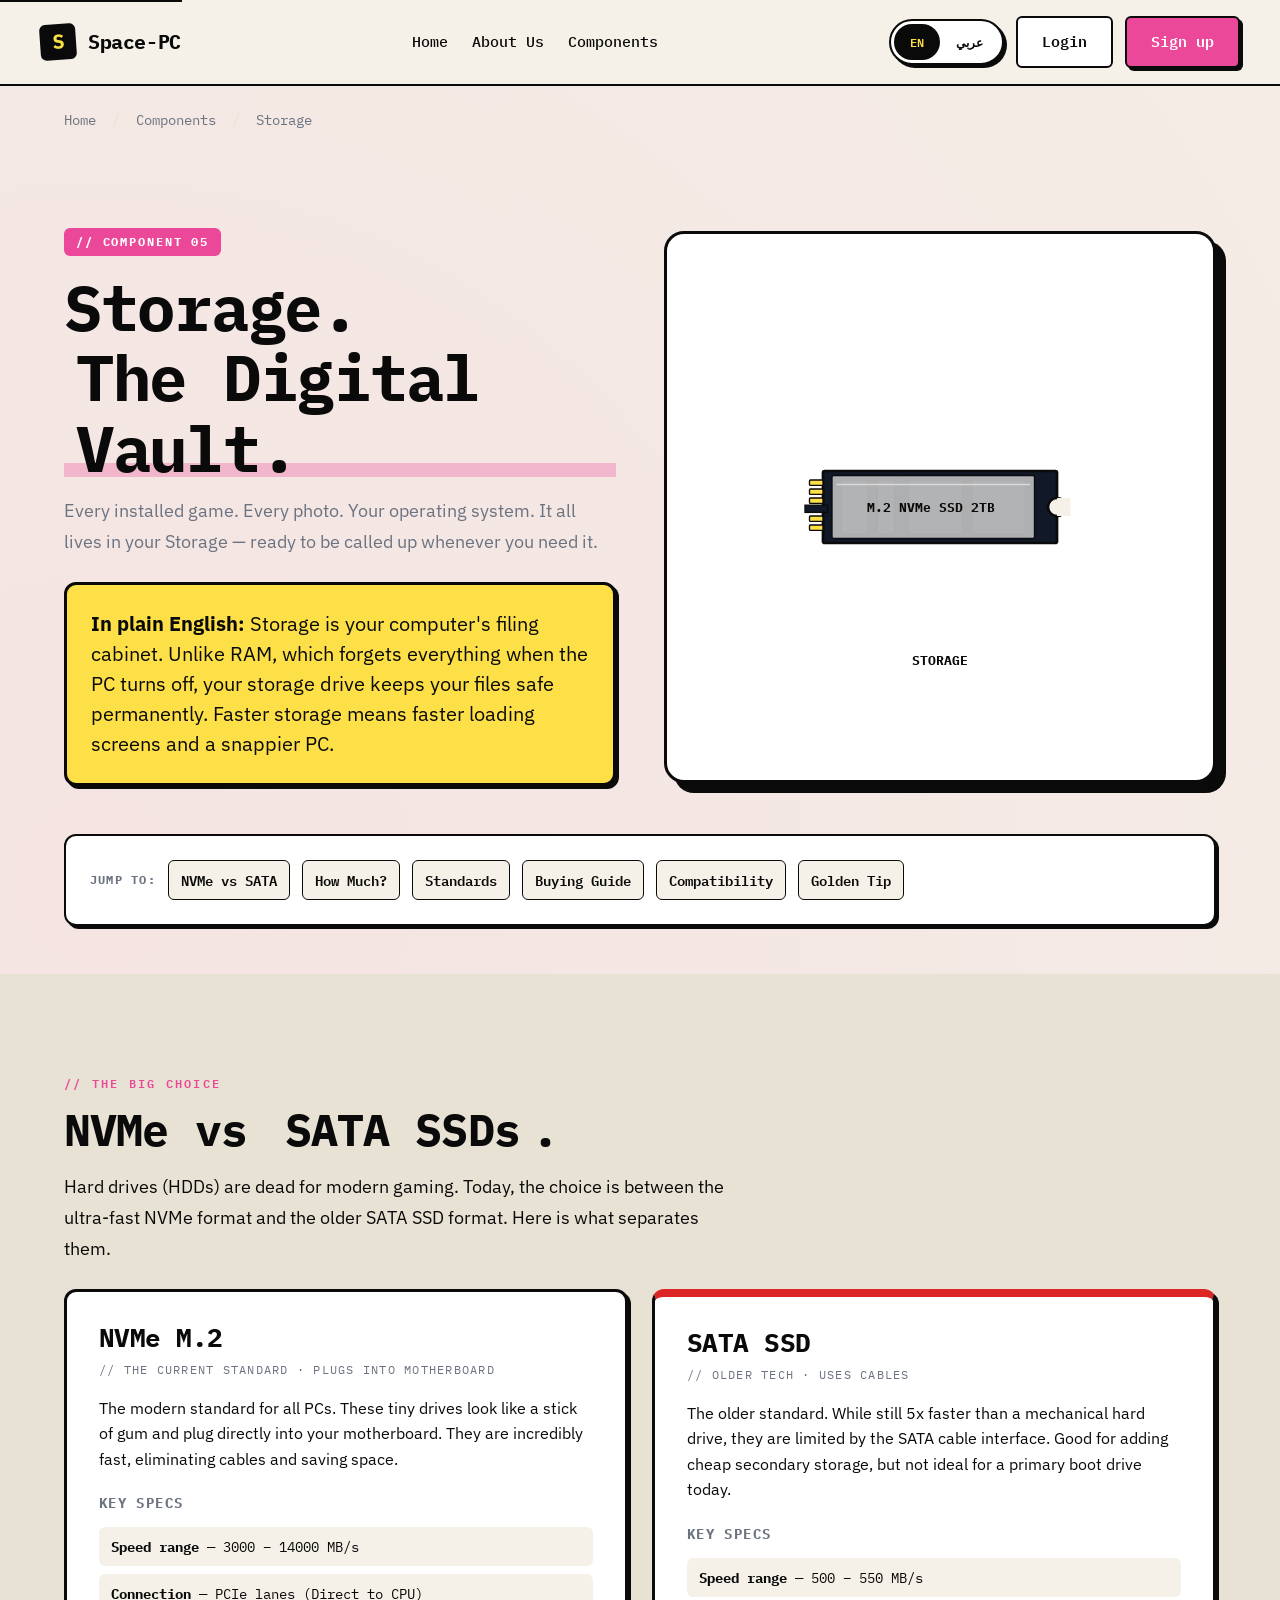
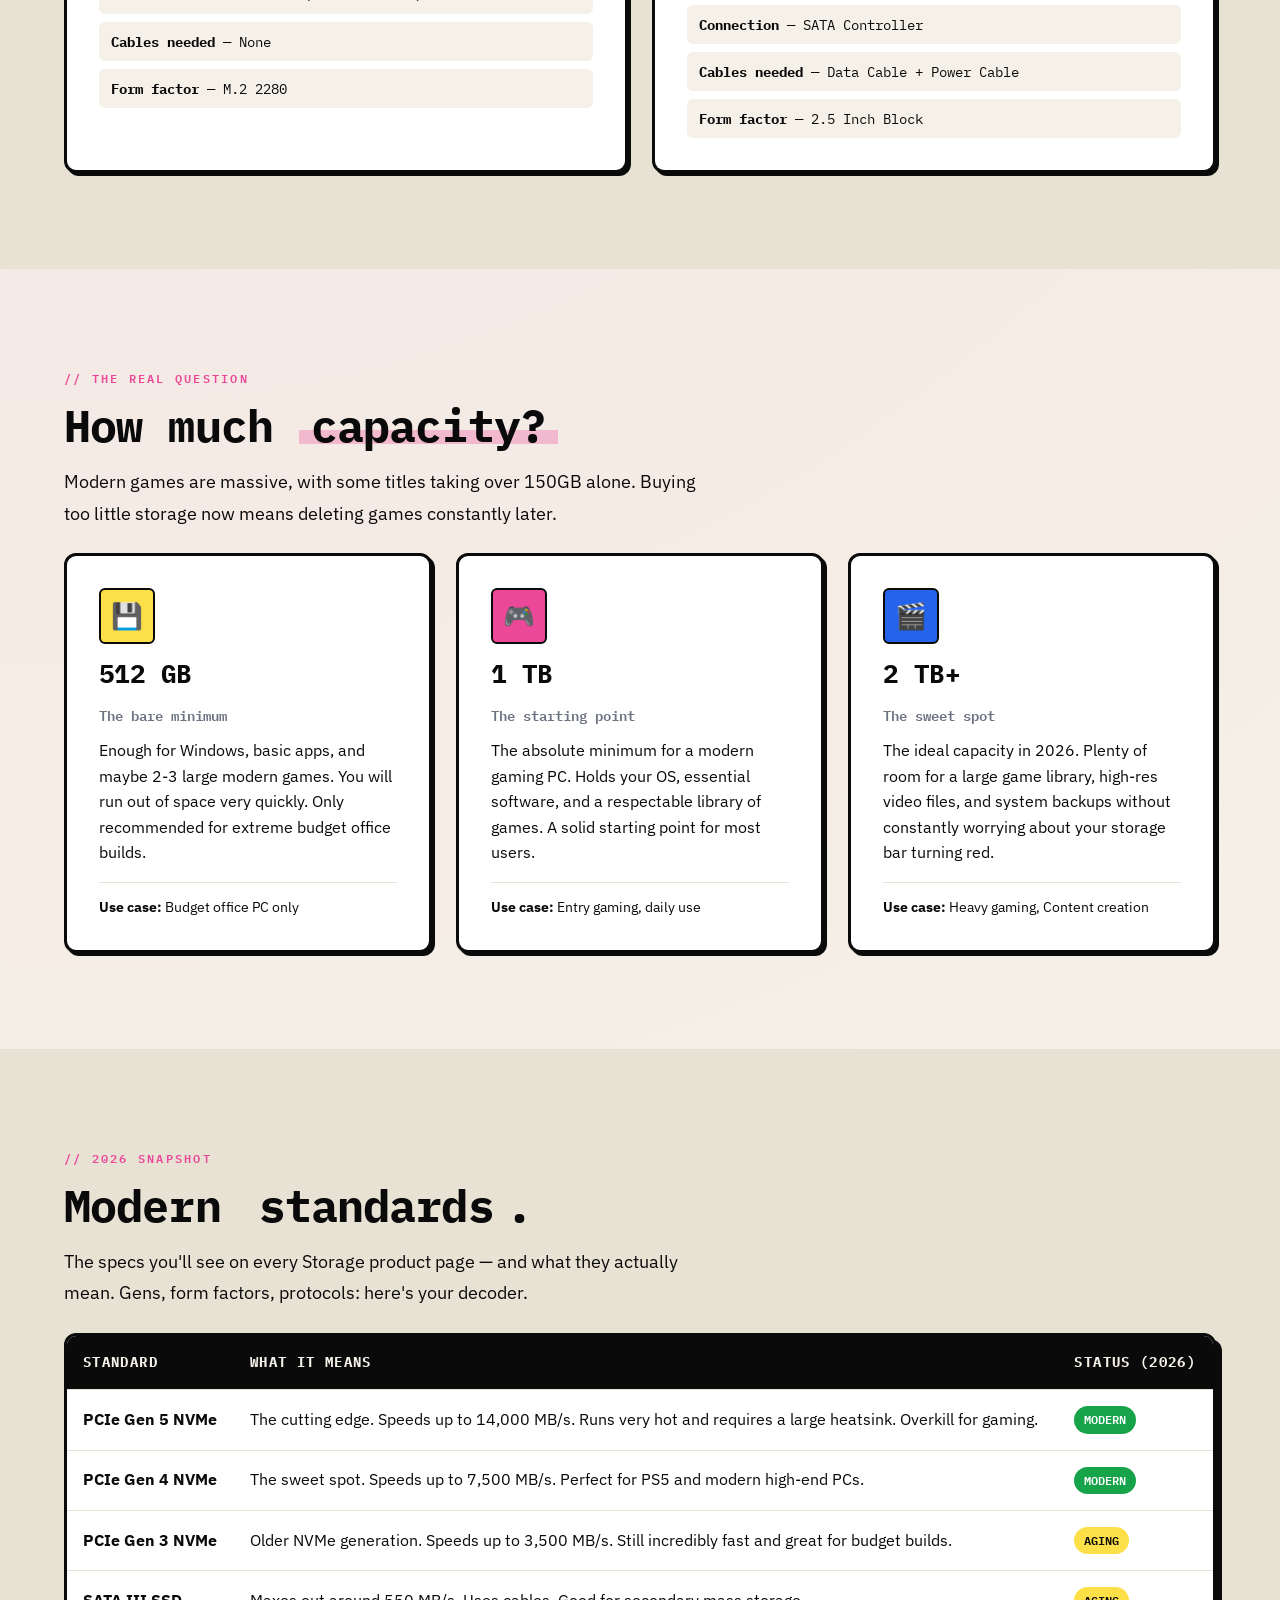
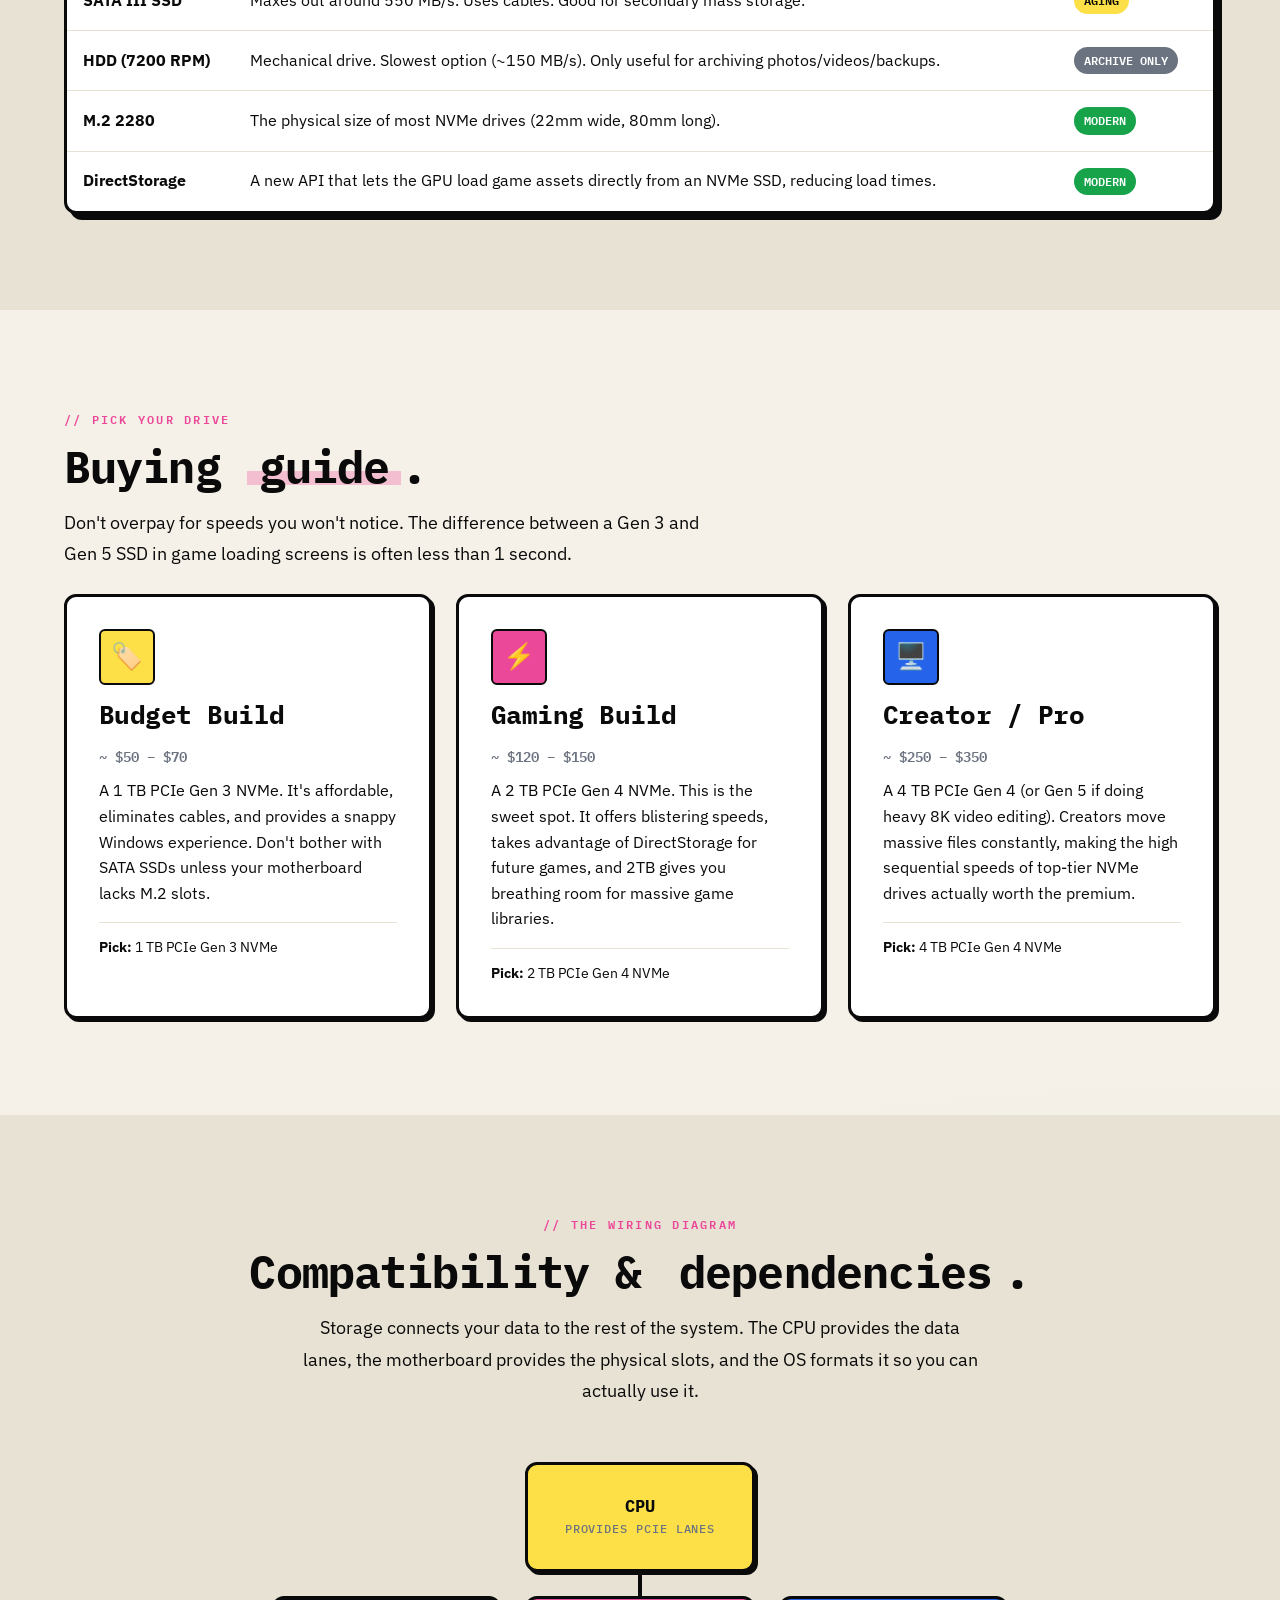
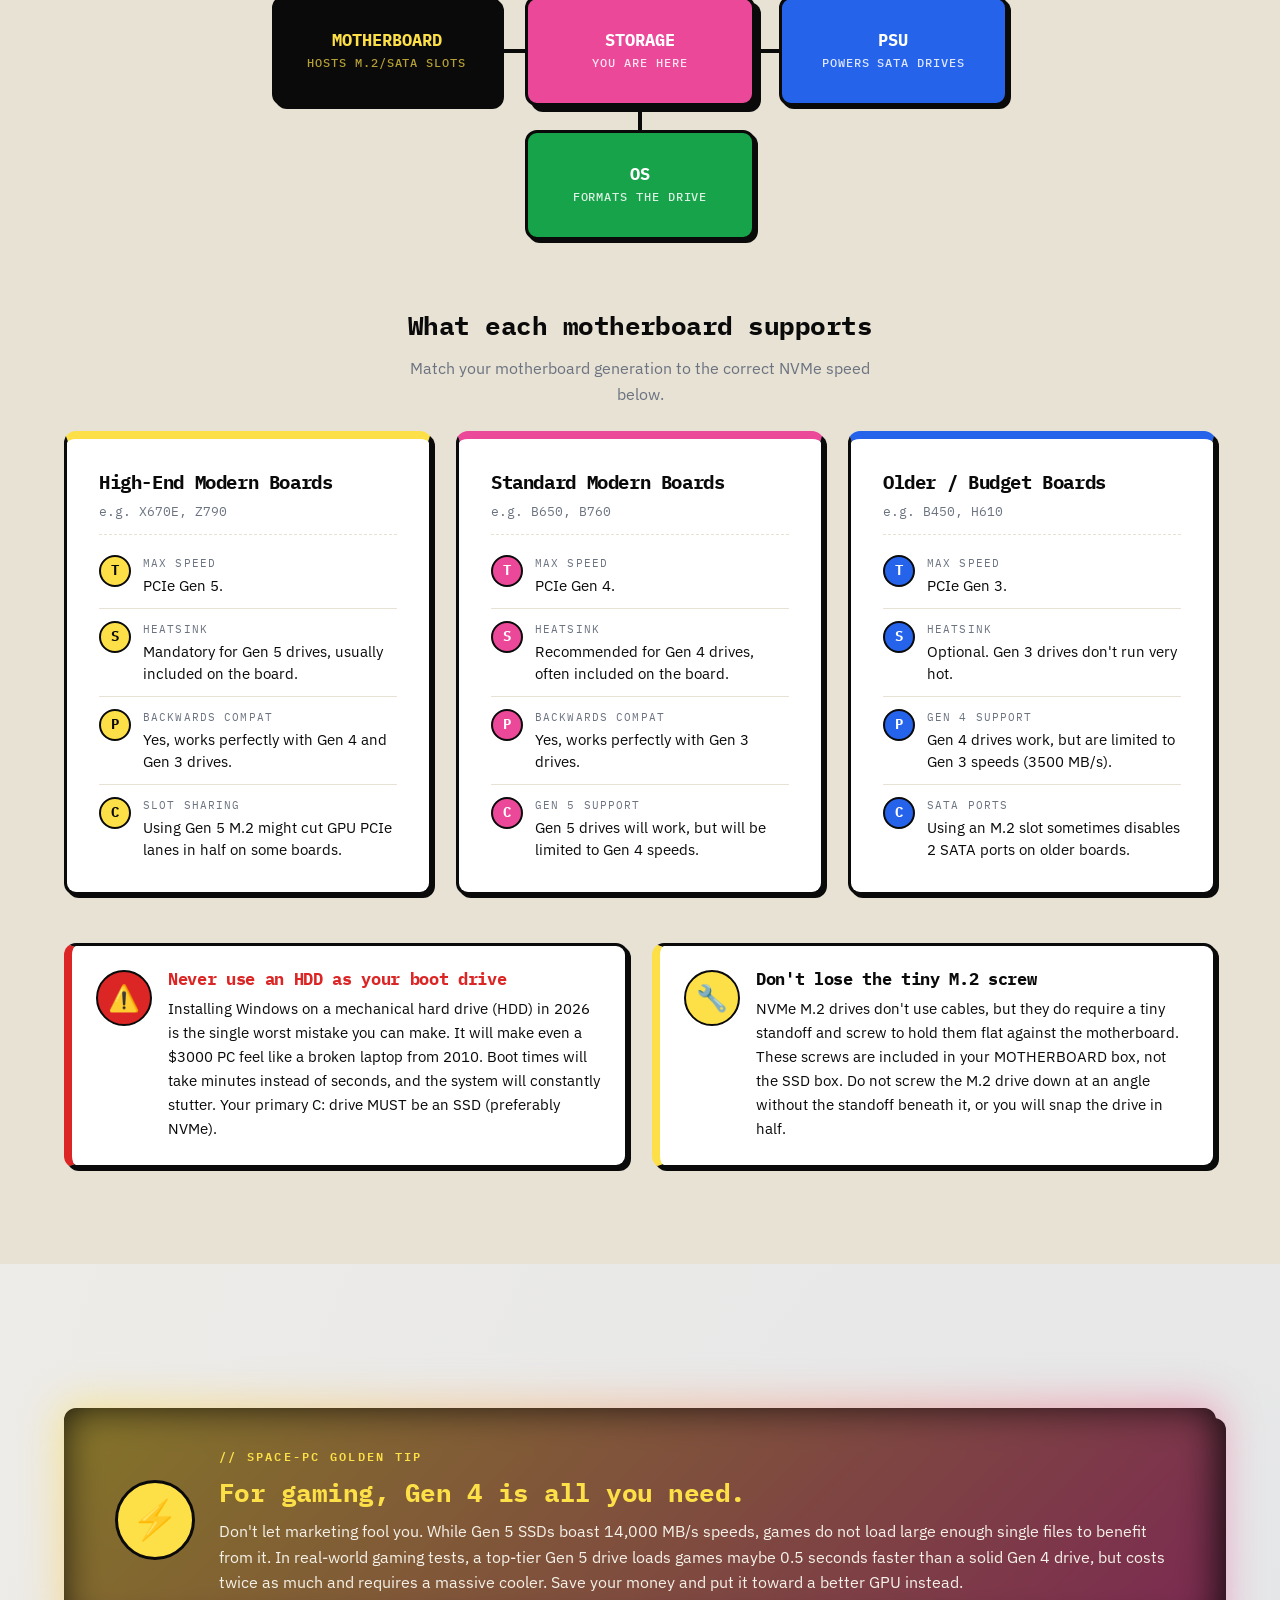
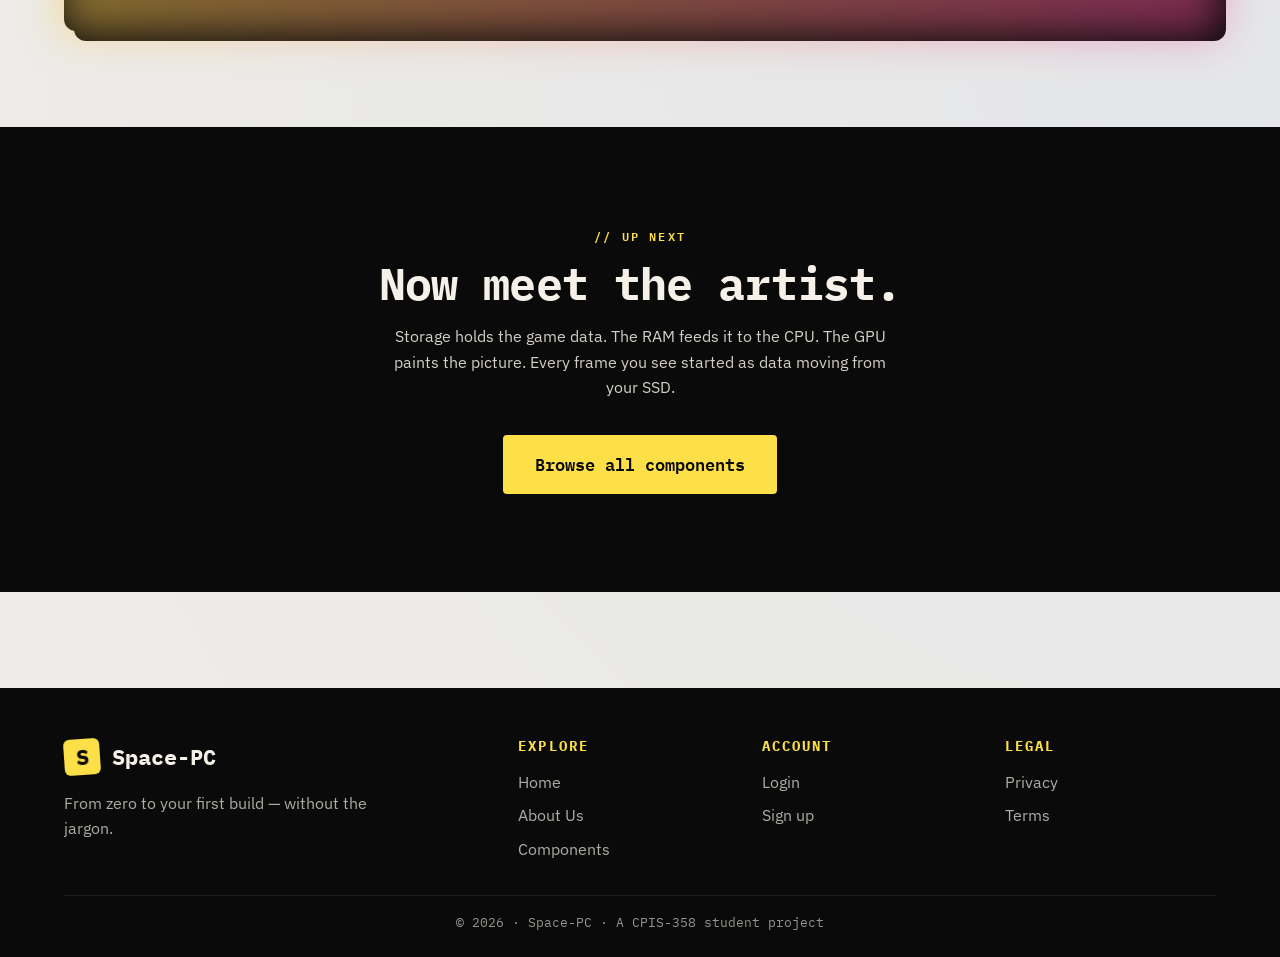
<file: storage.html>
<!DOCTYPE html>
<html lang="en" dir="ltr">
<head>
  <meta charset="UTF-8" />
  <meta name="viewport" content="width=device-width, initial-scale=1.0" />
  <meta name="description" content="Storage explained — NVMe vs SATA, SSD vs HDD, how much capacity you need, and how to choose the right drive for your build." />
  <title data-en="Storage | The Digital Vault — Space-PC" data-ar="التخزين | الخزنة الرقمية — سبيس-بي سي">Storage | The Digital Vault — Space-PC</title>

  <link rel="preconnect" href="https://fonts.googleapis.com" />
  <link rel="preconnect" href="https://fonts.gstatic.com" crossorigin />
  <link rel="stylesheet"
        href="https://fonts.googleapis.com/css2?family=IBM+Plex+Mono:wght@400;500;600;700&family=IBM+Plex+Sans:wght@400;500;600;700&family=IBM+Plex+Sans+Arabic:wght@400;500;600;700&display=swap" />

  <link rel="stylesheet" href="styles.css" />

  <style>
    .breadcrumbs {
      font-family: var(--font-display);
      font-size: 0.85rem;
      color: var(--color-muted);
      padding-top: var(--sp-5);
      margin-bottom: 0;
    }
    .breadcrumbs a { color: var(--color-muted); border-bottom: 1px dashed transparent; transition: all var(--t-fast); }
    .breadcrumbs a:hover { color: var(--color-primary); border-bottom-color: var(--color-primary); }
    .breadcrumbs .sep { margin: 0 var(--sp-2); color: var(--color-soft); }

    .component-tag {
      display: inline-block;
      padding: 4px 12px;
      background: var(--color-primary);
      color: #fff;
      font-family: var(--font-display);
      font-size: 0.78rem;
      font-weight: 700;
      letter-spacing: 0.15em;
      border-radius: var(--r-sm);
      margin-bottom: var(--sp-4);
      text-transform: uppercase;
    }

    .ram-illustration {
      width: 100%;
      height: 100%;
      max-width: 360px;
      max-height: 360px;
    }

    .quick-jump {
      display: flex;
      flex-wrap: wrap;
      gap: var(--sp-3);
      padding: var(--sp-5);
      background: var(--color-surface);
      border: var(--border-base);
      border-radius: var(--r-md);
      box-shadow: var(--shadow-sm);
      margin-bottom: var(--sp-7);
    }
    .quick-jump a {
      font-family: var(--font-display);
      font-size: 0.85rem;
      font-weight: 600;
      padding: var(--sp-2) var(--sp-3);
      background: var(--color-bg);
      border: var(--border-thin);
      border-radius: var(--r-sm);
      transition: all var(--t-fast);
    }
    .quick-jump a:hover {
      background: var(--color-accent);
      transform: translateY(-2px);
      color: var(--color-ink);
    }
    .quick-jump strong {
      align-self: center;
      font-family: var(--font-display);
      font-size: 0.78rem;
      letter-spacing: 0.1em;
      text-transform: uppercase;
      color: var(--color-muted);
    }
  </style>
</head>

<body>
  <a href="#main" class="skip-link" data-en="Skip to content" data-ar="تخطّي إلى المحتوى">Skip to content</a>

  <header class="site-header">
    <div class="container nav">
      <a href="index.html" class="brand">
        <span class="brand-mark">S</span>
        <span data-en="Space-PC" data-ar="سبيس-بي سي">Space-PC</span>
      </a>
      <nav aria-label="Primary">
        <ul class="nav-links" id="primary-nav">
          <li><a href="index.html" data-en="Home"       data-ar="الرئيسية">Home</a></li>
          <li><a href="about.html" data-en="About Us"   data-ar="من نحن">About Us</a></li>
          <li><a href="index.html#components"data-en="Components" data-ar="القطع">Components</a></li>
        </ul>
      </nav>
      <div class="nav-actions">
        <div class="lang-toggle" role="group" aria-label="Language switch">
          <button type="button" data-lang="en" class="is-active">EN</button>
          <button type="button" data-lang="ar">عربي</button>
        </div>
        <a href="login.html"  class="btn btn--ghost"   data-en="Login"   data-ar="تسجيل الدخول">Login</a>
        <a href="signup.html" class="btn btn--primary" data-en="Sign up" data-ar="إنشاء حساب">Sign up</a>
        <button class="nav-toggle" aria-label="Toggle menu" aria-expanded="false">☰</button>
      </div>
    </div>
  </header>

  <main id="main">

    <section>
      <div class="container">
        <nav class="breadcrumbs" aria-label="Breadcrumb">
          <a href="index.html"   data-en="Home"          data-ar="الرئيسية">Home</a>
          <span class="sep">/</span>
          <a href="index.html#components" data-en="Components" data-ar="القطع">Components</a>
          <span class="sep">/</span>
          <span data-en="Storage" data-ar="وحدات التخزين (Storage)">Storage</span>
        </nav>

        <div class="component-header">
          <div class="reveal">
            <span class="component-tag" data-en="// COMPONENT 05" data-ar="// القطعة 05">// COMPONENT 04</span>
            <h1>
              <span data-en="Storage." data-ar="وحدات التخزين.">Storage.</span><br />
              <span class="section-title"
                    data-en="The Digital Vault."
                    data-ar="الخزنة الرقمية.">The Digital Vault.</span>
            </h1>
            <p class="lead" style="color: var(--color-muted);"
               data-en="Every installed game. Every photo. Your operating system. It all lives in your Storage — ready to be called up whenever you need it."
               data-ar="كل لعبة مثبتة. كل صورة. نظام التشغيل الخاص بك. كلها تعيش في وحدة التخزين — جاهزة للاستدعاء متى ما احتجتها.">
              Every installed game. Every photo. Your operating system. It all lives in your Storage — ready to be called up whenever you need it.
            </p>

            <div class="definition reveal reveal-delay-1">
              <strong data-en="In plain English:" data-ar="بكل بساطة:">In plain English:</strong>
              <span data-en="Storage is your computer's filing cabinet. Unlike RAM, which forgets everything when the PC turns off, your storage drive keeps your files safe permanently. Faster storage means faster loading screens and a snappier PC."
                    data-ar="وحدة التخزين هي خزانة ملفات جهازك. على عكس الرام التي تنسى كل شيء عند إطفاء الجهاز، وحدة التخزين تحتفظ بملفاتك بأمان وبشكل دائم. تخزين أسرع يعني شاشات تحميل أسرع وجهازاً أكثر استجابة.">
                Storage is your computer's filing cabinet. Unlike RAM, which forgets everything when the PC turns off, your storage drive keeps your files safe permanently. Faster storage means faster loading screens and a snappier PC.
              </span>
            </div>
          </div>

          <div class="component-image reveal reveal-delay-2">
            <svg class="ram-illustration" viewBox="0 0 400 400" xmlns="http://www.w3.org/2000/svg" aria-labelledby="ram-svg-title">
              <title id="ram-svg-title"
                     data-en="Illustration of an M.2 NVMe SSD"
                     data-ar="رسم توضيحي لقرص M.2 NVMe SSD">Modern M.2 SSD illustration</title>

              <rect x="70" y="160" width="260" height="80" rx="2" fill="#111827" stroke="#0a0a0a" stroke-width="3"/>

              <g fill="#fde047" stroke="#0a0a0a" stroke-width="1.5">
                <rect x="55"  y="170" width="15" height="6" rx="1"/>
                <rect x="55"  y="180" width="15" height="6" rx="1"/>
                <rect x="55"  y="190" width="15" height="6" rx="1"/>
                <rect x="55"  y="200" width="15" height="6" rx="1"/>
                <rect x="55"  y="210" width="15" height="6" rx="1"/>
                <rect x="55"  y="220" width="15" height="6" rx="1"/>
              </g>

              <rect x="50" y="198" width="25" height="8" fill="#111827" stroke="#0a0a0a" stroke-width="1.5"/>

              <circle cx="330" cy="200" r="10" fill="#f5f1e8" stroke="#0a0a0a" stroke-width="3"/>
              <rect x="330" y="190" width="15" height="20" fill="#f5f1e8"/>

              <g fill="#374151" stroke="#0a0a0a" stroke-width="2">
                <rect x="90"  y="170" width="30" height="60" rx="2"/>
                <rect x="130" y="170" width="20" height="60" rx="2"/>
                <rect x="165" y="170" width="60" height="60" rx="2"/>
                <rect x="235" y="170" width="60" height="60" rx="2"/>
              </g>

              <rect x="80" y="165" width="225" height="70" rx="2" fill="#c0c0c0" stroke="#0a0a0a" stroke-width="1.5" opacity="0.9"/>
              <line x1="85" y1="175" x2="300" y2="175" stroke="#fff" stroke-width="1.5" opacity="0.5"/>

              <text x="190" y="205" text-anchor="middle" font-family="IBM Plex Mono, monospace" font-size="14" font-weight="700" fill="#0a0a0a">M.2 NVMe SSD 2TB</text>

              <text x="200" y="375" text-anchor="middle" font-family="IBM Plex Mono, monospace" font-size="14" font-weight="700" fill="#0a0a0a">STORAGE</text>
            </svg>
          </div>
        </div>

        <div class="quick-jump scroll-reveal" aria-label="Section quick links">
          <strong data-en="Jump to:" data-ar="انتقل إلى:">Jump to:</strong>
          <a href="#types"         data-en="NVMe vs SATA"   data-ar="NVMe مقابل SATA">NVMe vs SATA</a>
          <a href="#howmuch"       data-en="How Much?"      data-ar="كم تحتاج؟">How Much?</a>
          <a href="#standards"     data-en="Standards"      data-ar="المعايير">Standards</a>
          <a href="#buying"        data-en="Buying Guide"   data-ar="دليل الشراء">Buying Guide</a>
          <a href="#compatibility" data-en="Compatibility"  data-ar="التوافق">Compatibility</a>
          <a href="#tip"           data-en="Golden Tip"     data-ar="النصيحة الذهبية">Golden Tip</a>
        </div>
      </div>
    </section>

    <section id="types" class="section section--soft">
      <div class="container">
        <span class="eyebrow" data-en="// THE BIG CHOICE" data-ar="// الاختيار الكبير">// THE BIG CHOICE</span>
        <h2>
          <span data-en="NVMe vs" data-ar="NVMe مقابل">NVMe vs</span>
          <span class="section-title" data-en="SATA SSDs" data-ar="SATA SSDs">SATA SSDs</span><span data-en="." data-ar=".">.</span>
        </h2>
        <p class="lead" style="max-width: 60ch;"
           data-en="Hard drives (HDDs) are dead for modern gaming. Today, the choice is between the ultra-fast NVMe format and the older SATA SSD format. Here is what separates them."
           data-ar="الأقراص الصلبة الميكانيكية (HDDs) انتهى زمنها في الألعاب الحديثة. اليوم، الخيار محصور بين صيغة NVMe فائقة السرعة وصيغة SATA SSD الأقدم. إليك ما يفصلهما.">
          Hard drives (HDDs) are dead for modern gaming. Today, the choice is between the ultra-fast NVMe format and the older SATA SSD format. Here is what separates them.
        </p>

        <div class="brands-grid scroll-reveal">

          <article class="brand-card">
            <h3>NVMe M.2</h3>
            <p class="tagline" data-en="// THE CURRENT STANDARD · PLUGS INTO MOTHERBOARD"
                              data-ar="// المعيار الحالي · يركب في اللوحة الأم مباشرة">// THE CURRENT STANDARD · PLUGS INTO MOTHERBOARD</p>
            <p data-en="The modern standard for all PCs. These tiny drives look like a stick of gum and plug directly into your motherboard. They are incredibly fast, eliminating cables and saving space."
               data-ar="المعيار الحديث لكل الحواسيب. تبدو هذه الأقراص الصغيرة مثل قطعة العلكة وتركب مباشرة في اللوحة الأم. سريعة بشكل مذهل، تلغي الحاجة للأسلاك وتوفر المساحة.">
              The modern standard for all PCs. These tiny drives look like a stick of gum and plug directly into your motherboard. They are incredibly fast, eliminating cables and saving space.
            </p>
            <h4 style="margin-top: var(--sp-5); font-size: 0.85rem; text-transform: uppercase; letter-spacing: 0.1em; color: var(--color-muted);"
                data-en="Key specs" data-ar="المواصفات الرئيسية">Key specs</h4>
            <ul>
              <li><strong data-en="Speed range" data-ar="نطاق السرعة">Speed range</strong> — <span data-en="3000 – 14000 MB/s" data-ar="3000 – 14000 ميجابايت/ث">3000 – 14000 MB/s</span></li>
              <li><strong data-en="Connection" data-ar="التوصيل">Connection</strong> — <span data-en="PCIe lanes (Direct to CPU)" data-ar="مسارات PCIe (مباشرة للمعالج)">PCIe lanes (Direct to CPU)</span></li>
              <li><strong data-en="Cables needed" data-ar="الأسلاك المطلوبة">Cables needed</strong> — <span data-en="None" data-ar="لا يوجد">None</span></li>
              <li><strong data-en="Form factor" data-ar="الحجم">Form factor</strong> — <span data-en="M.2 2280" data-ar="M.2 2280">M.2 2280</span></li>
            </ul>
          </article>

          <article class="brand-card is-amd">
            <h3>SATA SSD</h3>
            <p class="tagline" data-en="// OLDER TECH · USES CABLES"
                              data-ar="// تقنية أقدم · تستخدم أسلاك">// OLDER TECH · USES CABLES</p>
            <p data-en="The older standard. While still 5x faster than a mechanical hard drive, they are limited by the SATA cable interface. Good for adding cheap secondary storage, but not ideal for a primary boot drive today."
               data-ar="المعيار الأقدم. رغم أنها أسرع بـ 5 مرات من القرص الميكانيكي، إلا أنها مقيدة بسرعة سلك SATA. جيدة لإضافة مساحة تخزين ثانوية رخيصة، لكنها ليست مثالية كقرص أساسي لنظام التشغيل اليوم.">
              The older standard. While still 5x faster than a mechanical hard drive, they are limited by the SATA cable interface. Good for adding cheap secondary storage, but not ideal for a primary boot drive today.
            </p>
            <h4 style="margin-top: var(--sp-5); font-size: 0.85rem; text-transform: uppercase; letter-spacing: 0.1em; color: var(--color-muted);"
                data-en="Key specs" data-ar="المواصفات الرئيسية">Key specs</h4>
            <ul>
              <li><strong data-en="Speed range" data-ar="نطاق السرعة">Speed range</strong> — <span data-en="500 – 550 MB/s" data-ar="500 – 550 ميجابايت/ث">500 – 550 MB/s</span></li>
              <li><strong data-en="Connection" data-ar="التوصيل">Connection</strong> — <span data-en="SATA Controller" data-ar="متحكم SATA">SATA Controller</span></li>
              <li><strong data-en="Cables needed" data-ar="الأسلاك المطلوبة">Cables needed</strong> — <span data-en="Data Cable + Power Cable" data-ar="سلك بيانات + سلك طاقة">Data Cable + Power Cable</span></li>
              <li><strong data-en="Form factor" data-ar="الحجم">Form factor</strong> — <span data-en="2.5 Inch Block" data-ar="بلوك بحجم 2.5 بوصة">2.5 Inch Block</span></li>
            </ul>
          </article>

        </div>
      </div>
    </section>

    <section id="howmuch" class="section">
      <div class="container">
        <span class="eyebrow" data-en="// THE REAL QUESTION" data-ar="// السؤال الحقيقي">// THE REAL QUESTION</span>
        <h2>
          <span data-en="How much" data-ar="كم تحتاج">How much</span>
          <span class="section-title" data-en="capacity?" data-ar="من المساحة؟">capacity?</span>
        </h2>
        <p class="lead" style="max-width: 60ch;"
           data-en="Modern games are massive, with some titles taking over 150GB alone. Buying too little storage now means deleting games constantly later."
           data-ar="الألعاب الحديثة ضخمة جداً، حيث تأخذ بعض الألعاب أكثر من 150 جيجابايت لوحدها. شراء مساحة قليلة الآن يعني الاضطرار لحذف الألعاب باستمرار لاحقاً.">
          Modern games are massive, with some titles taking over 150GB alone. Buying too little storage now means deleting games constantly later.
        </p>

        <div class="usecase-grid scroll-reveal">

          <article class="usecase-card tier-budget">
            <div class="usecase-icon">💾</div>
            <h3 data-en="512 GB" data-ar="512 جيجابايت">512 GB</h3>
            <p class="price" data-en="The bare minimum" data-ar="الحد الأدنى">The bare minimum</p>
            <p data-en="Enough for Windows, basic apps, and maybe 2-3 large modern games. You will run out of space very quickly. Only recommended for extreme budget office builds."
               data-ar="كافٍ للويندوز، التطبيقات الأساسية، ولعبتين أو ثلاث ألعاب حديثة كبيرة. ستنفد المساحة بسرعة كبيرة. يُنصح به فقط لتجميعات المكاتب الاقتصادية جداً.">
              Enough for Windows, basic apps, and maybe 2-3 large modern games. You will run out of space very quickly. Only recommended for extreme budget office builds.
            </p>
            <p style="margin-top: var(--sp-3); padding-top: var(--sp-3); border-top: 1px solid var(--color-soft); font-size: 0.9rem;">
              <strong data-en="Use case:" data-ar="للاستخدام:">Use case:</strong>
              <span data-en=" Budget office PC only" data-ar=" حواسيب مكتبية اقتصادية فقط"> Budget office PC only</span>
            </p>
          </article>

          <article class="usecase-card tier-gaming">
            <div class="usecase-icon">🎮</div>
            <h3 data-en="1 TB" data-ar="1 تيرابايت">1 TB</h3>
            <p class="price" data-en="The starting point" data-ar="نقطة البداية">The starting point</p>
            <p data-en="The absolute minimum for a modern gaming PC. Holds your OS, essential software, and a respectable library of games. A solid starting point for most users."
               data-ar="الحد الأدنى المطلق لحاسوب ألعاب حديث. يتسع لنظام التشغيل، البرامج الأساسية، ومكتبة محترمة من الألعاب. نقطة بداية صلبة لمعظم المستخدمين.">
              The absolute minimum for a modern gaming PC. Holds your OS, essential software, and a respectable library of games. A solid starting point for most users.
            </p>
            <p style="margin-top: var(--sp-3); padding-top: var(--sp-3); border-top: 1px solid var(--color-soft); font-size: 0.9rem;">
              <strong data-en="Use case:" data-ar="للاستخدام:">Use case:</strong>
              <span data-en=" Entry gaming, daily use" data-ar=" ألعاب مبتدئة، الاستخدام اليومي"> Entry gaming, daily use</span>
            </p>
          </article>

          <article class="usecase-card tier-creator">
            <div class="usecase-icon">🎬</div>
            <h3 data-en="2 TB+" data-ar="2 تيرابايت+">2 TB+</h3>
            <p class="price" data-en="The sweet spot" data-ar="النقطة المثالية">The sweet spot</p>
            <p data-en="The ideal capacity in 2026. Plenty of room for a large game library, high-res video files, and system backups without constantly worrying about your storage bar turning red."
               data-ar="السعة المثالية في 2026. مساحة وفيرة لمكتبة ألعاب كبيرة، ملفات فيديو عالية الدقة، والنسخ الاحتياطية دون القلق المستمر من تحول شريط التخزين للون الأحمر.">
              The ideal capacity in 2026. Plenty of room for a large game library, high-res video files, and system backups without constantly worrying about your storage bar turning red.
            </p>
            <p style="margin-top: var(--sp-3); padding-top: var(--sp-3); border-top: 1px solid var(--color-soft); font-size: 0.9rem;">
              <strong data-en="Use case:" data-ar="للاستخدام:">Use case:</strong>
              <span data-en=" Heavy gaming, Content creation" data-ar=" ألعاب مكثفة، صناعة محتوى"> Heavy gaming, Content creation</span>
            </p>
          </article>

        </div>
      </div>
    </section>

    <section id="standards" class="section section--soft">
      <div class="container">
        <span class="eyebrow" data-en="// 2026 SNAPSHOT" data-ar="// لقطة 2026">// 2026 SNAPSHOT</span>
        <h2>
          <span data-en="Modern" data-ar="المعايير">Modern</span>
          <span class="section-title" data-en="standards" data-ar="الحديثة">standards</span><span data-en="." data-ar=".">.</span>
        </h2>
        <p class="lead" style="max-width: 60ch;"
           data-en="The specs you'll see on every Storage product page — and what they actually mean. Gens, form factors, protocols: here's your decoder."
           data-ar="المواصفات التي تراها في كل صفحة منتج تخزين — وما تعنيه فعلاً. الأجيال، الأحجام، والبروتوكولات: إليك مفكّ شيفرتك.">
          The specs you'll see on every Storage product page — and what they actually mean. Gens, form factors, protocols: here's your decoder.
        </p>

        <table class="standards-table scroll-reveal">
          <thead>
            <tr>
              <th data-en="Standard" data-ar="المعيار">Standard</th>
              <th data-en="What it means" data-ar="ما يعنيه">What it means</th>
              <th data-en="Status (2026)" data-ar="الحالة (2026)">Status (2026)</th>
            </tr>
          </thead>
          <tbody>
            <tr>
              <td><strong>PCIe Gen 5 NVMe</strong></td>
              <td data-en="The cutting edge. Speeds up to 14,000 MB/s. Runs very hot and requires a large heatsink. Overkill for gaming."
                  data-ar="أحدث التقنيات. سرعات تصل لـ 14,000 ميجابايت/ث. ترتفع حرارته جداً ويتطلب مبرد كبير. مبالغ فيه للألعاب.">
                The cutting edge. Speeds up to 14,000 MB/s. Runs very hot and requires a large heatsink. Overkill for gaming.
              </td>
              <td><span class="status modern" data-en="MODERN" data-ar="حديث">MODERN</span></td>
            </tr>
            <tr>
              <td><strong>PCIe Gen 4 NVMe</strong></td>
              <td data-en="The sweet spot. Speeds up to 7,500 MB/s. Perfect for PS5 and modern high-end PCs."
                  data-ar="النقطة المثالية. سرعات تصل لـ 7,500 ميجابايت/ث. ممتاز لـ PS5 وحواسيب الألعاب الحديثة القوية.">
                The sweet spot. Speeds up to 7,500 MB/s. Perfect for PS5 and modern high-end PCs.
              </td>
              <td><span class="status modern" data-en="MODERN" data-ar="حديث">MODERN</span></td>
            </tr>
            <tr>
              <td><strong>PCIe Gen 3 NVMe</strong></td>
              <td data-en="Older NVMe generation. Speeds up to 3,500 MB/s. Still incredibly fast and great for budget builds."
                  data-ar="جيل أقدم من NVMe. سرعات تصل لـ 3,500 ميجابايت/ث. لا يزال سريعاً جداً وممتازاً للتجميعات الاقتصادية.">
                Older NVMe generation. Speeds up to 3,500 MB/s. Still incredibly fast and great for budget builds.
              </td>
              <td><span class="status aging" data-en="AGING" data-ar="يتقادم">AGING</span></td>
            </tr>
            <tr>
              <td><strong>SATA III SSD</strong></td>
              <td data-en="Maxes out around 550 MB/s. Uses cables. Good for secondary mass storage."
                  data-ar="أقصى سرعة حوالي 550 ميجابايت/ث. يستخدم أسلاك. جيد لتخزين الملفات الثانوي.">
                Maxes out around 550 MB/s. Uses cables. Good for secondary mass storage.
              </td>
              <td><span class="status aging" data-en="AGING" data-ar="يتقادم">AGING</span></td>
            </tr>
            <tr>
              <td><strong>HDD (7200 RPM)</strong></td>
              <td data-en="Mechanical drive. Slowest option (~150 MB/s). Only useful for archiving photos/videos/backups."
                  data-ar="قرص ميكانيكي. الخيار الأبطأ (~150 ميجابايت/ث). مفيد فقط لأرشفة الصور/الفيديو/النسخ الاحتياطي.">
                Mechanical drive. Slowest option (~150 MB/s). Only useful for archiving photos/videos/backups.
              </td>
              <td><span class="status legacy" data-en="ARCHIVE ONLY" data-ar="أرشيف فقط">ARCHIVE ONLY</span></td>
            </tr>
            <tr>
              <td><strong>M.2 2280</strong></td>
              <td data-en="The physical size of most NVMe drives (22mm wide, 80mm long)."
                  data-ar="الحجم الفيزيائي لمعظم أقراص NVMe (عرض 22 ملم، طول 80 ملم).">
                The physical size of most NVMe drives (22mm wide, 80mm long).
              </td>
              <td><span class="status modern" data-en="MODERN" data-ar="حديث">MODERN</span></td>
            </tr>
            <tr>
              <td><strong>DirectStorage</strong></td>
              <td data-en="A new API that lets the GPU load game assets directly from an NVMe SSD, reducing load times."
                  data-ar="تقنية جديدة تسمح لكرت الشاشة بتحميل عناصر اللعبة مباشرة من قرص NVMe، مما يقلل أوقات التحميل.">
                A new API that lets the GPU load game assets directly from an NVMe SSD, reducing load times.
              </td>
              <td><span class="status modern" data-en="MODERN" data-ar="حديث">MODERN</span></td>
            </tr>
          </tbody>
        </table>
      </div>
    </section>

    <section id="buying" class="section">
      <div class="container">
        <span class="eyebrow" data-en="// PICK YOUR DRIVE" data-ar="// اختر قرصك">// PICK YOUR DRIVE</span>
        <h2>
          <span data-en="Buying" data-ar="دليل">Buying</span>
          <span class="section-title" data-en="guide" data-ar="الشراء">guide</span><span data-en="." data-ar=".">.</span>
        </h2>
        <p class="lead" style="max-width: 60ch;"
           data-en="Don't overpay for speeds you won't notice. The difference between a Gen 3 and Gen 5 SSD in game loading screens is often less than 1 second."
           data-ar="لا تدفع أموالاً طائلة لسرعات لن تلاحظها. الفرق بين قرص Gen 3 و Gen 5 في شاشات تحميل الألعاب غالباً أقل من ثانية واحدة.">
          Don't overpay for speeds you won't notice. The difference between a Gen 3 and Gen 5 SSD in game loading screens is often less than 1 second.
        </p>

        <div class="usecase-grid scroll-reveal">

          <article class="usecase-card tier-budget">
            <div class="usecase-icon">🏷️</div>
            <h3 data-en="Budget Build" data-ar="تجميعة اقتصادية">Budget Build</h3>
            <p class="price">~ $50 – $70</p>
            <p data-en="A 1 TB PCIe Gen 3 NVMe. It's affordable, eliminates cables, and provides a snappy Windows experience. Don't bother with SATA SSDs unless your motherboard lacks M.2 slots."
               data-ar="قرص 1 تيرابايت PCIe Gen 3 NVMe. سعره معقول، يلغي الأسلاك، ويوفر تجربة ويندوز سريعة. لا تتعب نفسك بـ SATA SSD إلا إذا كانت لوحتك تخلو من فتحات M.2.">
              A 1 TB PCIe Gen 3 NVMe. It's affordable, eliminates cables, and provides a snappy Windows experience. Don't bother with SATA SSDs unless your motherboard lacks M.2 slots.
            </p>
            <p style="margin-top: var(--sp-3); padding-top: var(--sp-3); border-top: 1px solid var(--color-soft); font-size: 0.9rem;">
              <strong data-en="Pick:" data-ar="اختر:">Pick:</strong>
              <span data-en=" 1 TB PCIe Gen 3 NVMe" data-ar=" 1 تيرابايت PCIe Gen 3 NVMe"> 1 TB PCIe Gen 3 NVMe</span>
            </p>
          </article>

          <article class="usecase-card tier-gaming">
            <div class="usecase-icon">⚡</div>
            <h3 data-en="Gaming Build" data-ar="تجميعة ألعاب">Gaming Build</h3>
            <p class="price">~ $120 – $150</p>
            <p data-en="A 2 TB PCIe Gen 4 NVMe. This is the sweet spot. It offers blistering speeds, takes advantage of DirectStorage for future games, and 2TB gives you breathing room for massive game libraries."
               data-ar="قرص 2 تيرابايت PCIe Gen 4 NVMe. هذه هي النقطة المثالية. يوفر سرعات خارقة، يستفيد من DirectStorage لألعاب المستقبل، ومساحة 2TB تعطيك راحة لمكتبة ألعاب ضخمة.">
              A 2 TB PCIe Gen 4 NVMe. This is the sweet spot. It offers blistering speeds, takes advantage of DirectStorage for future games, and 2TB gives you breathing room for massive game libraries.
            </p>
            <p style="margin-top: var(--sp-3); padding-top: var(--sp-3); border-top: 1px solid var(--color-soft); font-size: 0.9rem;">
              <strong data-en="Pick:" data-ar="اختر:">Pick:</strong>
              <span data-en=" 2 TB PCIe Gen 4 NVMe" data-ar=" 2 تيرابايت PCIe Gen 4 NVMe"> 2 TB PCIe Gen 4 NVMe</span>
            </p>
          </article>

          <article class="usecase-card tier-creator">
            <div class="usecase-icon">🖥️</div>
            <h3 data-en="Creator / Pro" data-ar="صانع محتوى / محترف">Creator / Pro</h3>
            <p class="price">~ $250 – $350</p>
            <p data-en="A 4 TB PCIe Gen 4 (or Gen 5 if doing heavy 8K video editing). Creators move massive files constantly, making the high sequential speeds of top-tier NVMe drives actually worth the premium."
               data-ar="قرص 4 تيرابايت PCIe Gen 4 (أو Gen 5 إذا كنت تحرر فيديو 8K ثقيل). صناع المحتوى ينقلون ملفات ضخمة باستمرار، مما يجعل السرعات العالية لأقراص NVMe الفاخرة تستحق قيمتها فعلاً.">
              A 4 TB PCIe Gen 4 (or Gen 5 if doing heavy 8K video editing). Creators move massive files constantly, making the high sequential speeds of top-tier NVMe drives actually worth the premium.
            </p>
            <p style="margin-top: var(--sp-3); padding-top: var(--sp-3); border-top: 1px solid var(--color-soft); font-size: 0.9rem;">
              <strong data-en="Pick:" data-ar="اختر:">Pick:</strong>
              <span data-en=" 4 TB PCIe Gen 4 NVMe" data-ar=" 4 تيرابايت PCIe Gen 4 NVMe"> 4 TB PCIe Gen 4 NVMe</span>
            </p>
          </article>

        </div>
      </div>
    </section>

    <section id="compatibility" class="section section--soft">
      <div class="container">
        <div style="text-align: center; margin-bottom: var(--sp-6);">
          <span class="eyebrow" data-en="// THE WIRING DIAGRAM" data-ar="// مخطط التوصيلات">// THE WIRING DIAGRAM</span>
          <h2>
            <span data-en="Compatibility &amp;" data-ar="التوافق">Compatibility &amp;</span>
            <span class="section-title" data-en="dependencies" data-ar="والمتطلّبات">dependencies</span><span data-en="." data-ar=".">.</span>
          </h2>
          <p class="lead" style="max-width: 62ch; margin: 0 auto;"
             data-en="Storage connects your data to the rest of the system. The CPU provides the data lanes, the motherboard provides the physical slots, and the OS formats it so you can actually use it."
             data-ar="وحدة التخزين تربط بياناتك ببقية النظام. المعالج يوفر مسارات البيانات، اللوحة الأم توفر الفتحات الفيزيائية، ونظام التشغيل يجهزه لتتمكن من استخدامه فعلياً.">
            Storage connects your data to the rest of the system. The CPU provides the data lanes, the motherboard provides the physical slots, and the OS formats it so you can actually use it.
          </p>
        </div>

        <div class="dep-diagram scroll-reveal" role="img"
             aria-label="Storage dependencies diagram">

          <div class="dep-node dep-node--top">
            <strong data-en="CPU" data-ar="المعالج (CPU)">CPU</strong>
            <span class="role" data-en="Provides PCIe Lanes" data-ar="يوفر مسارات PCIe">Provides PCIe Lanes</span>
          </div>

          <div class="dep-node dep-node--left">
            <strong data-en="MOTHERBOARD" data-ar="اللوحة الأم">MOTHERBOARD</strong>
            <span class="role" data-en="Hosts M.2/SATA slots" data-ar="يستضيف فتحات M.2/SATA">Hosts M.2/SATA slots</span>
          </div>

          <div class="dep-node dep-node--center">
            <strong data-en="STORAGE" data-ar="التخزين (STORAGE)">STORAGE</strong>
            <span class="role" data-en="You are here" data-ar="أنت هنا">You are here</span>
          </div>

          <div class="dep-node dep-node--right">
            <strong data-en="PSU" data-ar="مزود الطاقة (PSU)">PSU</strong>
            <span class="role" data-en="Powers SATA drives" data-ar="يمد أقراص SATA بالطاقة">Powers SATA drives</span>
          </div>

          <div class="dep-node dep-node--bottom">
            <strong data-en="OS" data-ar="نظام التشغيل (OS)">OS</strong>
            <span class="role" data-en="Formats the drive" data-ar="يهيئ القرص للعمل">Formats the drive</span>
          </div>
        </div>

        <div style="text-align: center; margin-top: var(--sp-7);">
          <h3 data-en="What each motherboard supports" data-ar="ما تدعمه كل لوحة أم">
            What each motherboard supports
          </h3>
          <p style="color: var(--color-muted); max-width: 50ch; margin: 0 auto;"
             data-en="Match your motherboard generation to the correct NVMe speed below."
             data-ar="طابق جيل لوحتك الأم مع سرعة NVMe الصحيحة أدناه.">
            Match your motherboard generation to the correct NVMe speed below.
          </p>
        </div>

        <div class="compat-grid scroll-reveal">

          <article class="compat-card tier-entry">
            <h4 data-en="High-End Modern Boards" data-ar="لوحات حديثة راقية">High-End Modern Boards</h4>
            <p class="compat-example"
               data-en="e.g. X670E, Z790"
               data-ar="مثل: X670E, Z790">e.g. X670E, Z790</p>

            <div class="compat-row">
              <div class="compat-icon" aria-hidden="true">T</div>
              <div class="compat-detail">
                <span class="compat-label" data-en="Max Speed" data-ar="السرعة القصوى">Max Speed</span>
                <span class="compat-value" data-en="PCIe Gen 5." data-ar="جيل خامس PCIe Gen 5.">PCIe Gen 5.</span>
              </div>
            </div>

            <div class="compat-row">
              <div class="compat-icon" aria-hidden="true">S</div>
              <div class="compat-detail">
                <span class="compat-label" data-en="Heatsink" data-ar="المشتت الحراري">Heatsink</span>
                <span class="compat-value" data-en="Mandatory for Gen 5 drives, usually included on the board." data-ar="إلزامي لأقراص Gen 5، يأتي مدمجاً في اللوحة عادةً.">Mandatory for Gen 5 drives, usually included on the board.</span>
              </div>
            </div>

            <div class="compat-row">
              <div class="compat-icon" aria-hidden="true">P</div>
              <div class="compat-detail">
                <span class="compat-label" data-en="Backwards Compat" data-ar="التوافق العكسي">Backwards Compat</span>
                <span class="compat-value" data-en="Yes, works perfectly with Gen 4 and Gen 3 drives." data-ar="نعم، يعمل بامتياز مع أقراص Gen 4 و Gen 3.">Yes, works perfectly with Gen 4 and Gen 3 drives.</span>
              </div>
            </div>

            <div class="compat-row">
              <div class="compat-icon" aria-hidden="true">C</div>
              <div class="compat-detail">
                <span class="compat-label" data-en="Slot sharing" data-ar="مشاركة المنافذ">Slot sharing</span>
                <span class="compat-value" data-en="Using Gen 5 M.2 might cut GPU PCIe lanes in half on some boards." data-ar="استخدام Gen 5 M.2 قد يقسم مسارات كرت الشاشة للنصف في بعض اللوحات.">Using Gen 5 M.2 might cut GPU PCIe lanes in half on some boards.</span>
              </div>
            </div>
          </article>

          <article class="compat-card tier-mid">
            <h4 data-en="Standard Modern Boards" data-ar="لوحات حديثة قياسية">Standard Modern Boards</h4>
            <p class="compat-example"
               data-en="e.g. B650, B760"
               data-ar="مثل: B650, B760">e.g. B650, B760</p>

            <div class="compat-row">
              <div class="compat-icon" aria-hidden="true">T</div>
              <div class="compat-detail">
                <span class="compat-label" data-en="Max Speed" data-ar="السرعة القصوى">Max Speed</span>
                <span class="compat-value" data-en="PCIe Gen 4." data-ar="جيل رابع PCIe Gen 4.">PCIe Gen 4.</span>
              </div>
            </div>

            <div class="compat-row">
              <div class="compat-icon" aria-hidden="true">S</div>
              <div class="compat-detail">
                <span class="compat-label" data-en="Heatsink" data-ar="المشتت الحراري">Heatsink</span>
                <span class="compat-value" data-en="Recommended for Gen 4 drives, often included on the board." data-ar="مُوصى به لأقراص Gen 4، متوفر في اللوحة غالباً.">Recommended for Gen 4 drives, often included on the board.</span>
              </div>
            </div>

            <div class="compat-row">
              <div class="compat-icon" aria-hidden="true">P</div>
              <div class="compat-detail">
                <span class="compat-label" data-en="Backwards Compat" data-ar="التوافق العكسي">Backwards Compat</span>
                <span class="compat-value" data-en="Yes, works perfectly with Gen 3 drives." data-ar="نعم، يعمل بامتياز مع أقراص Gen 3.">Yes, works perfectly with Gen 3 drives.</span>
              </div>
            </div>

            <div class="compat-row">
              <div class="compat-icon" aria-hidden="true">C</div>
              <div class="compat-detail">
                <span class="compat-label" data-en="Gen 5 Support" data-ar="دعم Gen 5">Gen 5 Support</span>
                <span class="compat-value" data-en="Gen 5 drives will work, but will be limited to Gen 4 speeds." data-ar="أقراص Gen 5 ستعمل، ولكن سيتم تقييدها بسرعة Gen 4.">Gen 5 drives will work, but will be limited to Gen 4 speeds.</span>
              </div>
            </div>
          </article>

          <article class="compat-card tier-high">
            <h4 data-en="Older / Budget Boards" data-ar="لوحات أقدم / اقتصادية">Older / Budget Boards</h4>
            <p class="compat-example"
               data-en="e.g. B450, H610"
               data-ar="مثل: B450, H610">e.g. B450, H610</p>

            <div class="compat-row">
              <div class="compat-icon" aria-hidden="true">T</div>
              <div class="compat-detail">
                <span class="compat-label" data-en="Max Speed" data-ar="السرعة القصوى">Max Speed</span>
                <span class="compat-value" data-en="PCIe Gen 3." data-ar="جيل ثالث PCIe Gen 3.">PCIe Gen 3.</span>
              </div>
            </div>

            <div class="compat-row">
              <div class="compat-icon" aria-hidden="true">S</div>
              <div class="compat-detail">
                <span class="compat-label" data-en="Heatsink" data-ar="المشتت الحراري">Heatsink</span>
                <span class="compat-value" data-en="Optional. Gen 3 drives don't run very hot." data-ar="اختياري. أقراص Gen 3 لا ترتفع حرارتها كثيراً.">Optional. Gen 3 drives don't run very hot.</span>
              </div>
            </div>

            <div class="compat-row">
              <div class="compat-icon" aria-hidden="true">P</div>
              <div class="compat-detail">
                <span class="compat-label" data-en="Gen 4 Support" data-ar="دعم Gen 4">Gen 4 Support</span>
                <span class="compat-value" data-en="Gen 4 drives work, but are limited to Gen 3 speeds (3500 MB/s)." data-ar="أقراص Gen 4 ستعمل، ولكن مقيدة بسرعة Gen 3 (3500 م/ث).">Gen 4 drives work, but are limited to Gen 3 speeds (3500 MB/s).</span>
              </div>
            </div>

            <div class="compat-row">
              <div class="compat-icon" aria-hidden="true">C</div>
              <div class="compat-detail">
                <span class="compat-label" data-en="SATA ports" data-ar="منافذ SATA">SATA ports</span>
                <span class="compat-value" data-en="Using an M.2 slot sometimes disables 2 SATA ports on older boards." data-ar="استخدام فتحة M.2 يعطل أحياناً منفذي SATA في اللوحات القديمة.">Using an M.2 slot sometimes disables 2 SATA ports on older boards.</span>
              </div>
            </div>
          </article>

        </div>

        <div class="warning-cards scroll-reveal">

          <article class="warning-card is-critical">
            <div class="warn-icon" aria-hidden="true">⚠️</div>
            <div>
              <h4 data-en="Never use an HDD as your boot drive"
                  data-ar="لا تستخدم قرص HDD لتشغيل النظام أبداً">
                Never use an HDD as your boot drive
              </h4>
              <p data-en="Installing Windows on a mechanical hard drive (HDD) in 2026 is the single worst mistake you can make. It will make even a $3000 PC feel like a broken laptop from 2010. Boot times will take minutes instead of seconds, and the system will constantly stutter. Your primary C: drive MUST be an SSD (preferably NVMe)."
                 data-ar="تثبيت الويندوز على قرص ميكانيكي (HDD) في عام 2026 هو أسوأ خطأ يمكنك ارتكابه على الإطلاق. سيجعل جهازاً بقيمة 3000 دولار يبدو وكأنه لابتوب معطل من عام 2010. أوقات التشغيل ستستغرق دقائق بدلاً من ثوانٍ، وسيعاني النظام من التقطيع المستمر. قرص الـ C: الأساسي الخاص بك يجب أن يكون SSD (ويفضل NVMe).">
                Installing Windows on a mechanical hard drive (HDD) in 2026 is the single worst mistake you can make. It will make even a $3000 PC feel like a broken laptop from 2010. Boot times will take minutes instead of seconds, and the system will constantly stutter. Your primary C: drive MUST be an SSD (preferably NVMe).
              </p>
            </div>
          </article>

          <article class="warning-card is-warn">
            <div class="warn-icon" aria-hidden="true">🔧</div>
            <div>
              <h4 data-en="Don't lose the tiny M.2 screw"
                  data-ar="لا تضيّع برغي M.2 الصغير">
                Don't lose the tiny M.2 screw
              </h4>
              <p data-en="NVMe M.2 drives don't use cables, but they do require a tiny standoff and screw to hold them flat against the motherboard. These screws are included in your MOTHERBOARD box, not the SSD box. Do not screw the M.2 drive down at an angle without the standoff beneath it, or you will snap the drive in half."
                 data-ar="أقراص NVMe M.2 لا تستخدم أسلاكاً، لكنها تتطلب قاعدة (Standoff) وبرغي صغير جداً لتثبيتها بشكل مسطح على اللوحة الأم. هذه البراغي تأتي في كرتون اللوحة الأم، وليس كرتون الـ SSD. لا تقم بتثبيت القرص بشكل مائل بدون القاعدة تحته، وإلا ستكسر القرص لنصفين.">
                NVMe M.2 drives don't use cables, but they do require a tiny standoff and screw to hold them flat against the motherboard. These screws are included in your MOTHERBOARD box, not the SSD box. Do not screw the M.2 drive down at an angle without the standoff beneath it, or you will snap the drive in half.
              </p>
            </div>
          </article>

        </div>
      </div>
    </section>

    <section id="tip" class="section">
      <div class="container">
        <div class="golden-tip scroll-reveal">
          <div class="tip-icon">⚡</div>
          <div>
            <span class="eyebrow" style="color: var(--color-accent);"
                  data-en="// SPACE-PC GOLDEN TIP" data-ar="// النصيحة الذهبية من سبيس-بي سي">// SPACE-PC GOLDEN TIP</span>
            <h3 data-en="For gaming, Gen 4 is all you need." data-ar="للألعاب، Gen 4 هو كل ما تحتاجه.">For gaming, Gen 4 is all you need.</h3>
            <p data-en="Don't let marketing fool you. While Gen 5 SSDs boast 14,000 MB/s speeds, games do not load large enough single files to benefit from it. In real-world gaming tests, a top-tier Gen 5 drive loads games maybe 0.5 seconds faster than a solid Gen 4 drive, but costs twice as much and requires a massive cooler. Save your money and put it toward a better GPU instead."
               data-ar="لا تدع التسويق يخدعك. بينما تتباهى أقراص Gen 5 بسرعات 14,000 ميجابايت/ث، الألعاب لا تحمل ملفات فردية كبيرة بما يكفي للاستفادة منها. في اختبارات الألعاب الواقعية، قرص Gen 5 الفاخر يحمل الألعاب أسرع بـ 0.5 ثانية فقط من قرص Gen 4 جيد، لكنه يكلف الضعف ويتطلب مبرد ضخم. وفر أموالك وضعها في كرت شاشة أفضل بدلاً من ذلك.">
              Don't let marketing fool you. While Gen 5 SSDs boast 14,000 MB/s speeds, games do not load large enough single files to benefit from it. In real-world gaming tests, a top-tier Gen 5 drive loads games maybe 0.5 seconds faster than a solid Gen 4 drive, but costs twice as much and requires a massive cooler. Save your money and put it toward a better GPU instead.
            </p>
          </div>
        </div>
      </div>
    </section>

    <section class="section section--ink">
      <div class="container" style="text-align: center;">
        <span class="eyebrow" style="color: var(--color-accent);"
              data-en="// UP NEXT" data-ar="// التالي">// UP NEXT</span>
        <h2 data-en="Now meet the artist." data-ar="والآن، تعرّف على الفنان.">Now meet the artist.</h2>
        <p style="max-width: 50ch; margin: var(--sp-4) auto var(--sp-6); opacity: 0.85;"
           data-en="Storage holds the game data. The RAM feeds it to the CPU. The GPU paints the picture. Every frame you see started as data moving from your SSD."
           data-ar="وحدة التخزين تحتفظ ببيانات اللعبة. الرام تغذيها للمعالج. كرت الشاشة يرسم الصورة. كل إطار تراه بدأ كبيانات تتحرك من قرص التخزين الخاص بك.">
          Storage holds the game data. The RAM feeds it to the CPU. The GPU paints the picture. Every frame you see started as data moving from your SSD.
        </p>
        <a href="index.html#components" class="btn btn--accent btn--lg"
           data-en="Browse all components" data-ar="استعرض كل القطع">Browse all components</a>
      </div>
    </section>
  </main>

  <footer class="site-footer">
    <div class="container">
      <div class="footer-grid">
        <div>
          <div class="footer-brand">
            <span class="brand-mark">S</span>
            <span data-en="Space-PC" data-ar="سبيس-بي سي">Space-PC</span>
          </div>
          <p class="footer-tagline"
             data-en="From zero to your first build — without the jargon."
             data-ar="من الصفر إلى أوّل تجميعة — بلا مصطلحات معقّدة.">
            From zero to your first build — without the jargon.
          </p>
        </div>
        <div>
          <h4 data-en="Explore" data-ar="استكشف">Explore</h4>
          <ul>
            <li><a href="index.html" data-en="Home"       data-ar="الرئيسية">Home</a></li>
            <li><a href="about.html" data-en="About Us"   data-ar="من نحن">About Us</a></li>
            <li><a href="index.html#components"data-en="Components" data-ar="القطع">Components</a></li>
          </ul>
        </div>
        <div>
          <h4 data-en="Account" data-ar="الحساب">Account</h4>
          <ul>
            <li><a href="login.html"  data-en="Login"   data-ar="تسجيل الدخول">Login</a></li>
            <li><a href="signup.html" data-en="Sign up" data-ar="إنشاء حساب">Sign up</a></li>
          </ul>
        </div>
        <div>
          <h4 data-en="Legal" data-ar="قانوني">Legal</h4>
          <ul>
            <li><a href="#" data-en="Privacy" data-ar="الخصوصية">Privacy</a></li>
            <li><a href="#" data-en="Terms"   data-ar="الشروط">Terms</a></li>
          </ul>
        </div>
      </div>
      <div class="footer-bottom">
        © <span id="footer-year">2026</span> · Space-PC ·
        <span data-en="A CPIS-358 student project" data-ar="مشروع طلاّبي لمقرر CPIS-358">A CPIS-358 student project</span>
      </div>
    </div>
  </footer>

  <script src="script.js"></script>

  <script>
    (function () {
      'use strict';
      console.log('%cSpace-PC ✦ Storage page loaded — the digital vault of every build.',
                  'color:#10b981; font-weight:700; font-family:monospace;');
    })();
  </script>
</body>
</html>
</file>
<file: styles.css>
/* =============================================================
   SPACE-PC | Main Stylesheet
   Bold, tech-expressive design system
   ============================================================= */

/* -------------------------------------------------------------
   1. Design Tokens (CSS Variables)
   ------------------------------------------------------------- */
:root {
  /* Color palette */
  --color-bg:        #f5f1e8;   /* warm cream background */
  --color-surface:   #ffffff;   /* card/panel surface */
  --color-ink:       #0a0a0a;   /* near-black text & borders */
  --color-muted:     #6b7280;   /* secondary text */
  --color-soft:      #e8e2d4;   /* soft accent fill */

  /* Brand accents */
  --color-primary:   #ec4899;   /* vibrant pink */
  --color-primary-dark: #be185d;
  --color-secondary: #2563eb;   /* electric blue */
  --color-secondary-dark: #1d4ed8;
  --color-accent:    #fde047;   /* bright yellow */
  --color-success:   #16a34a;
  --color-danger:    #dc2626;

  /* Typography */
  --font-display: 'IBM Plex Mono', 'Courier New', monospace;
  --font-body:    'IBM Plex Sans', -apple-system, BlinkMacSystemFont, sans-serif;
  --font-arabic:  'IBM Plex Sans Arabic', 'Tajawal', sans-serif;

  /* Spacing scale */
  --sp-1: 4px;
  --sp-2: 8px;
  --sp-3: 12px;
  --sp-4: 16px;
  --sp-5: 24px;
  --sp-6: 32px;
  --sp-7: 48px;
  --sp-8: 64px;
  --sp-9: 96px;

  /* Borders & shadows (neo-brutalist accents) */
  --border-thin:  1px solid var(--color-ink);
  --border-base:  2px solid var(--color-ink);
  --border-bold:  3px solid var(--color-ink);
  --shadow-sm:    3px 3px 0 var(--color-ink);
  --shadow-md:    6px 6px 0 var(--color-ink);
  --shadow-lg:    10px 10px 0 var(--color-ink);
  --shadow-pink:  6px 6px 0 var(--color-primary);
  --shadow-blue:  6px 6px 0 var(--color-secondary);

  /* Radii */
  --r-sm: 6px;
  --r-md: 12px;
  --r-lg: 20px;

  /* Transitions */
  --ease: cubic-bezier(0.34, 1.56, 0.64, 1);
  --t-fast: 0.18s ease;
  --t-base: 0.28s var(--ease);
}

/* -------------------------------------------------------------
   2. Reset & Base
   ------------------------------------------------------------- */
*, *::before, *::after { box-sizing: border-box; }

html { scroll-behavior: smooth; -webkit-text-size-adjust: 100%; }

body {
  margin: 0;
  font-family: var(--font-body);
  font-size: 16px;
  line-height: 1.6;
  color: var(--color-ink);
  background: var(--color-bg);
  /* Subtle texture using a layered radial gradient for atmosphere */
  background-image:
    radial-gradient(circle at 8% 12%,  rgba(236, 72, 153, 0.08) 0, transparent 35%),
    radial-gradient(circle at 92% 88%, rgba(37, 99, 235, 0.08)  0, transparent 35%);
  min-height: 100vh;
  overflow-x: hidden;
}

/* Arabic / RTL body font */
html[lang="ar"] body { font-family: var(--font-arabic); }

img { max-width: 100%; display: block; }

a { color: var(--color-ink); text-decoration: none; }
a:hover { color: var(--color-primary); }

/* Selection */
::selection { background: var(--color-accent); color: var(--color-ink); }

/* Visually hidden helper (a11y) */
.sr-only {
  position: absolute; width: 1px; height: 1px;
  padding: 0; margin: -1px; overflow: hidden;
  clip: rect(0,0,0,0); white-space: nowrap; border: 0;
}

/* -------------------------------------------------------------
   3. Typography
   ------------------------------------------------------------- */
h1, h2, h3, h4 {
  font-family: var(--font-display);
  font-weight: 700;
  line-height: 1.1;
  letter-spacing: -0.02em;
  margin: 0 0 var(--sp-4);
}
h1 { font-size: clamp(2.4rem, 5.5vw, 4.5rem); }
h2 { font-size: clamp(1.8rem, 3.5vw, 2.8rem); }
h3 { font-size: clamp(1.3rem, 2.2vw, 1.6rem); }
h4 { font-size: 1.1rem; }

p  { margin: 0 0 var(--sp-4); }
p:last-child { margin-bottom: 0; }

.eyebrow {
  font-family: var(--font-display);
  font-size: 0.78rem;
  font-weight: 600;
  text-transform: uppercase;
  letter-spacing: 0.18em;
  color: var(--color-primary);
  display: inline-block;
  margin-bottom: var(--sp-3);
}

.lead {
  font-size: 1.15rem;
  line-height: 1.7;
  color: var(--color-ink);
}

/* -------------------------------------------------------------
   4. Layout Utilities
   ------------------------------------------------------------- */
.container {
  width: 100%;
  max-width: 1200px;
  margin: 0 auto;
  padding: 0 var(--sp-5);
}

.section {
  padding: var(--sp-9) 0;
  position: relative;
}

.section--soft     { background: var(--color-soft); }
.section--ink      { background: var(--color-ink); color: var(--color-bg); }
.section--ink h1, .section--ink h2, .section--ink h3 { color: var(--color-bg); }
.section--accent   { background: var(--color-accent); }

/* -------------------------------------------------------------
   5. Header & Navigation (Master Page)
   ------------------------------------------------------------- */
.site-header {
  position: sticky;
  top: 0;
  z-index: 100;                          /* z-index layering technique */
  background: var(--color-bg);
  border-bottom: var(--border-base);
  backdrop-filter: blur(8px);
  -webkit-backdrop-filter: blur(8px);
}

.nav {
  display: flex;
  align-items: center;
  justify-content: space-between;
  gap: var(--sp-5);
  padding: var(--sp-4) 0;
}

.brand {
  display: flex;
  align-items: center;
  gap: var(--sp-3);
  font-family: var(--font-display);
  font-weight: 700;
  font-size: 1.25rem;
  letter-spacing: -0.02em;
}
.brand-mark {
  width: 36px; height: 36px;
  background: var(--color-ink);
  color: var(--color-accent);
  display: grid; place-items: center;
  font-family: var(--font-display);
  font-weight: 700;
  border-radius: var(--r-sm);
  transform: rotate(-4deg);
  transition: transform var(--t-base);
}
.brand:hover .brand-mark { transform: rotate(8deg) scale(1.08); }

.nav-links {
  display: flex;
  gap: var(--sp-5);
  list-style: none;
  margin: 0; padding: 0;
}
.nav-links a {
  font-family: var(--font-display);
  font-size: 0.92rem;
  font-weight: 500;
  position: relative;
  padding: var(--sp-2) 0;
  transition: color var(--t-fast);
}
.nav-links a::after {
  content: ''; position: absolute;
  left: 0; bottom: -2px; height: 3px; width: 0;
  background: var(--color-primary);
  transition: width var(--t-base);
}
.nav-links a:hover::after,
.nav-links a.is-active::after { width: 100%; }
.nav-links a.is-active { color: var(--color-primary); }

.nav-actions {
  display: flex;
  align-items: center;
  gap: var(--sp-3);
}

/* Hamburger (mobile only) */
.nav-toggle {
  display: none;
  background: var(--color-ink);
  color: var(--color-bg);
  border: var(--border-base);
  padding: var(--sp-2) var(--sp-3);
  border-radius: var(--r-sm);
  font-family: var(--font-display);
  font-weight: 700;
  cursor: pointer;
}

/* Language toggle pill */
.lang-toggle {
  display: inline-flex;
  align-items: center;
  background: var(--color-surface);
  border: var(--border-base);
  border-radius: 999px;
  padding: 3px;
  font-family: var(--font-display);
  font-size: 0.78rem;
  font-weight: 600;
  cursor: pointer;
  position: relative;
  box-shadow: var(--shadow-sm);
  transition: transform var(--t-fast);
}
.lang-toggle:hover { transform: translateY(-1px); }
.lang-toggle button {
  border: 0; background: transparent;
  padding: var(--sp-2) var(--sp-4);
  font-family: inherit; font-size: inherit; font-weight: inherit;
  cursor: pointer;
  color: var(--color-ink);
  border-radius: 999px;
  transition: all var(--t-fast);
}
.lang-toggle button.is-active {
  background: var(--color-ink);
  color: var(--color-accent);
}

/* -------------------------------------------------------------
   6. Buttons
   ------------------------------------------------------------- */
.btn {
  display: inline-flex;
  align-items: center;
  justify-content: center;
  gap: var(--sp-2);
  padding: var(--sp-3) var(--sp-5);
  font-family: var(--font-display);
  font-size: 0.95rem;
  font-weight: 600;
  border: var(--border-base);
  border-radius: var(--r-sm);
  background: var(--color-surface);
  color: var(--color-ink);
  cursor: pointer;
  text-decoration: none;
  box-shadow: var(--shadow-sm);
  transition: transform var(--t-base), box-shadow var(--t-base), background var(--t-fast);
  white-space: nowrap;
}
.btn:hover {
  transform: translate(-2px, -2px);
  box-shadow: 5px 5px 0 var(--color-ink);
  color: var(--color-ink);
}
.btn:active {
  transform: translate(1px, 1px);
  box-shadow: 1px 1px 0 var(--color-ink);
}

.btn--primary { background: var(--color-primary); color: #fff; }
.btn--primary:hover { background: var(--color-primary-dark); color: #fff; }

.btn--secondary { background: var(--color-secondary); color: #fff; }
.btn--secondary:hover { background: var(--color-secondary-dark); color: #fff; }

.btn--accent { background: var(--color-accent); }

.btn--ghost { box-shadow: none; }
.btn--ghost:hover { box-shadow: var(--shadow-sm); }

.btn--lg {
  padding: var(--sp-4) var(--sp-6);
  font-size: 1.05rem;
  box-shadow: var(--shadow-md);
}
.btn--lg:hover {
  transform: translate(-3px, -3px);
  box-shadow: 9px 9px 0 var(--color-ink);
}

/* -------------------------------------------------------------
   7. Hero Section
   ------------------------------------------------------------- */
.hero {
  position: relative;
  padding: var(--sp-9) 0 var(--sp-8);
  overflow: hidden;
}

.hero::before,
.hero::after {
  content: '';
  position: absolute;
  border-radius: 50%;
  z-index: 0;                            /* z-index layering */
  pointer-events: none;
}
.hero::before {
  width: 320px; height: 320px;
  background: var(--color-primary);
  top: 8%; right: -80px;
  opacity: 0.18;
  filter: blur(40px);
}
.hero::after {
  width: 260px; height: 260px;
  background: var(--color-secondary);
  bottom: 10%; left: -60px;
  opacity: 0.18;
  filter: blur(40px);
}

.hero-grid {
  display: grid;
  grid-template-columns: 1.1fr 1fr;
  gap: var(--sp-7);
  align-items: center;
  position: relative;
  z-index: 1;
}

.hero-headline {
  font-size: clamp(2.6rem, 6vw, 5rem);
  line-height: 0.98;
  margin-bottom: var(--sp-5);
}
.hero-headline .accent-pink { color: var(--color-primary); }
.hero-headline .accent-blue { color: var(--color-secondary); }
.hero-headline .underline-accent {
  position: relative;
  display: inline-block;
}
.hero-headline .underline-accent::after {
  content: ''; position: absolute;
  left: -4px; right: -4px;
  bottom: 4px; height: 12px;
  background: var(--color-accent);
  z-index: -1;                           /* z-index layering — behind text */
  transform: skew(-4deg);
}

.hero-sub {
  font-size: 1.15rem;
  color: var(--color-muted);
  max-width: 52ch;
  margin-bottom: var(--sp-6);
}

.hero-cta-row {
  display: flex;
  gap: var(--sp-4);
  flex-wrap: wrap;
}

.hero-image-wrap {
  position: relative;
  aspect-ratio: 4 / 5;
  border: var(--border-bold);
  border-radius: var(--r-lg);
  overflow: hidden;
  box-shadow: var(--shadow-lg);
  background: var(--color-soft);
  transform: rotate(2deg);
  transition: transform var(--t-base);
}
.hero-image-wrap:hover { transform: rotate(0); }
.hero-image-wrap img {
  width: 100%; height: 100%;
  object-fit: cover;
}

/* Decorative floating shapes */
.float-shape {
  position: absolute;
  border: var(--border-base);
  z-index: 1;
  animation: float 6s ease-in-out infinite;
}
.float-shape--1 {
  top: -22px; left: -22px;
  width: 60px; height: 60px;
  background: var(--color-accent);
  border-radius: var(--r-sm);
  transform: rotate(15deg);
  animation-delay: 0s;
}
.float-shape--2 {
  bottom: -18px; right: -18px;
  width: 70px; height: 70px;
  background: var(--color-primary);
  border-radius: 50%;
  animation-delay: 1.5s;
}

@keyframes float {
  0%, 100% { transform: translateY(0) rotate(15deg); }
  50%      { transform: translateY(-12px) rotate(20deg); }
}

/* -------------------------------------------------------------
   8. About / Concept Section
   ------------------------------------------------------------- */
.concept-grid {
  display: grid;
  grid-template-columns: 1fr 1fr;
  gap: var(--sp-7);
  align-items: center;
}

.concept-block {
  position: relative;
  padding: var(--sp-6);
  background: var(--color-surface);
  border: var(--border-bold);
  border-radius: var(--r-md);
  box-shadow: var(--shadow-md);
}

.stats-row {
  display: grid;
  grid-template-columns: repeat(3, 1fr);
  gap: var(--sp-4);
  margin-top: var(--sp-6);
}
.stat-item {
  text-align: center;
  padding: var(--sp-4);
  background: var(--color-bg);
  border: var(--border-base);
  border-radius: var(--r-sm);
}
.stat-number {
  display: block;
  font-family: var(--font-display);
  font-size: 2.2rem;
  font-weight: 700;
  color: var(--color-primary);
  line-height: 1;
}
.stat-label {
  display: block;
  font-family: var(--font-display);
  font-size: 0.75rem;
  text-transform: uppercase;
  letter-spacing: 0.1em;
  color: var(--color-muted);
  margin-top: var(--sp-2);
}

/* -------------------------------------------------------------
   9. Components Explorer (Card Grid)
   ------------------------------------------------------------- */
.components-grid {
  display: grid;
  grid-template-columns: repeat(auto-fill, minmax(240px, 1fr));
  gap: var(--sp-5);
  margin-top: var(--sp-6);
}

.component-card {
  position: relative;
  display: block;
  padding: var(--sp-6);
  background: var(--color-surface);
  border: var(--border-bold);
  border-radius: var(--r-md);
  box-shadow: var(--shadow-sm);
  transition: transform var(--t-base), box-shadow var(--t-base);
  overflow: hidden;
  text-decoration: none;
  color: var(--color-ink);
}
.component-card::before {
  content: '';
  position: absolute;
  inset: 0;
  background: var(--card-bg, var(--color-soft));
  opacity: 0;
  transition: opacity var(--t-base);
  z-index: 0;
}
.component-card:hover {
  transform: translate(-4px, -4px);
  box-shadow: var(--shadow-md);
  color: var(--color-ink);
}
.component-card:hover::before { opacity: 0.35; }
.component-card > * { position: relative; z-index: 1; }

.component-card .card-icon {
  width: 64px; height: 64px;
  margin-bottom: var(--sp-4);
  color: var(--card-color, var(--color-primary));
}
.component-card .card-title {
  font-family: var(--font-display);
  font-size: 1.2rem;
  font-weight: 700;
  margin-bottom: var(--sp-2);
}
.component-card .card-desc {
  font-size: 0.9rem;
  color: var(--color-muted);
  line-height: 1.5;
}
.component-card .card-arrow {
  position: absolute;
  top: var(--sp-5); right: var(--sp-5);
  width: 32px; height: 32px;
  display: grid; place-items: center;
  background: var(--color-ink);
  color: var(--color-accent);
  border-radius: 50%;
  font-family: var(--font-display);
  font-weight: 700;
  transition: transform var(--t-base);
  z-index: 2;
}
html[dir="rtl"] .component-card .card-arrow {
  right: auto; left: var(--sp-5);
  transform: scaleX(-1);
}
.component-card:hover .card-arrow { transform: scale(1.15) rotate(15deg); }
html[dir="rtl"] .component-card:hover .card-arrow { transform: scaleX(-1) scale(1.15) rotate(15deg); }

/* Color-tag variants for cards */
.component-card[data-color="pink"]   { --card-bg: var(--color-primary);   --card-color: var(--color-primary); }
.component-card[data-color="blue"]   { --card-bg: var(--color-secondary); --card-color: var(--color-secondary); }
.component-card[data-color="yellow"] { --card-bg: var(--color-accent);    --card-color: var(--color-ink); }
.component-card[data-color="green"]  { --card-bg: var(--color-success);   --card-color: var(--color-success); }
.component-card[data-color="ink"]    { --card-bg: var(--color-ink);       --card-color: var(--color-ink); }

/* -------------------------------------------------------------
   10. Forms (Login / Signup)
   ------------------------------------------------------------- */
.auth-wrap {
  min-height: calc(100vh - 200px);
  display: grid;
  place-items: center;
  padding: var(--sp-7) var(--sp-5);
  position: relative;
}
.auth-wrap::before {
  content: ''; position: absolute;
  width: 280px; height: 280px;
  background: var(--color-primary);
  opacity: 0.12;
  filter: blur(60px);
  top: 10%; right: 10%;
  border-radius: 50%;
  z-index: 0;
}
.auth-wrap::after {
  content: ''; position: absolute;
  width: 240px; height: 240px;
  background: var(--color-secondary);
  opacity: 0.12;
  filter: blur(60px);
  bottom: 10%; left: 10%;
  border-radius: 50%;
  z-index: 0;
}

.auth-card {
  position: relative;
  width: 100%;
  max-width: 460px;
  background: var(--color-surface);
  border: var(--border-bold);
  border-radius: var(--r-md);
  box-shadow: var(--shadow-lg);
  padding: var(--sp-7);
  z-index: 1;
}
.auth-card h1 {
  font-size: 2.2rem;
  margin-bottom: var(--sp-2);
}
.auth-card .sub {
  color: var(--color-muted);
  margin-bottom: var(--sp-6);
}

.field { margin-bottom: var(--sp-5); }

.field label {
  display: block;
  font-family: var(--font-display);
  font-size: 0.78rem;
  font-weight: 600;
  text-transform: uppercase;
  letter-spacing: 0.1em;
  margin-bottom: var(--sp-2);
}

.input,
.textarea,
.select {
  width: 100%;
  padding: var(--sp-3) var(--sp-4);
  font-family: var(--font-body);
  font-size: 1rem;
  background: var(--color-bg);
  border: var(--border-base);
  border-radius: var(--r-sm);
  color: var(--color-ink);
  transition: border-color var(--t-fast), box-shadow var(--t-fast), transform var(--t-fast);
}
html[lang="ar"] .input,
html[lang="ar"] .textarea,
html[lang="ar"] .select { font-family: var(--font-arabic); }

.input:focus,
.textarea:focus,
.select:focus {
  outline: 0;
  border-color: var(--color-primary);
  box-shadow: var(--shadow-sm);
}

.input.is-error { border-color: var(--color-danger); background: #fef2f2; }
.input.is-valid { border-color: var(--color-success); }

.password-wrap { position: relative; }
.password-wrap .input { padding-inline-end: 56px; }
.toggle-password {
  position: absolute;
  top: 50%; transform: translateY(-50%);
  inset-inline-end: var(--sp-3);
  background: transparent;
  border: 0;
  font-family: var(--font-display);
  font-size: 0.78rem;
  font-weight: 600;
  color: var(--color-secondary);
  cursor: pointer;
  padding: var(--sp-2);
}
.toggle-password:hover { color: var(--color-primary); }

.error-msg {
  display: none;
  margin-top: var(--sp-2);
  font-size: 0.85rem;
  color: var(--color-danger);
  font-weight: 500;
}
.field.is-error .error-msg { display: block; }

.checkbox-row {
  display: flex;
  align-items: center;
  justify-content: space-between;
  flex-wrap: wrap;
  gap: var(--sp-3);
  margin-bottom: var(--sp-5);
}
.checkbox {
  display: inline-flex;
  align-items: center;
  gap: var(--sp-2);
  cursor: pointer;
  font-size: 0.9rem;
}
.checkbox input { accent-color: var(--color-primary); width: 16px; height: 16px; }

.auth-card .btn { width: 100%; }

.auth-divider {
  text-align: center;
  margin-top: var(--sp-6);
  font-size: 0.92rem;
  color: var(--color-muted);
}
.auth-divider a {
  color: var(--color-primary);
  font-weight: 600;
  border-bottom: 2px solid var(--color-primary);
}

/* Password strength meter */
.strength-meter {
  height: 6px;
  background: var(--color-soft);
  border-radius: 999px;
  overflow: hidden;
  margin-top: var(--sp-2);
}
.strength-meter-fill {
  height: 100%;
  width: 0%;
  background: var(--color-danger);
  transition: width var(--t-base), background var(--t-base);
}
.strength-label {
  font-size: 0.78rem;
  font-family: var(--font-display);
  font-weight: 600;
  margin-top: var(--sp-2);
  color: var(--color-muted);
}

/* -------------------------------------------------------------
   11. About Page
   ------------------------------------------------------------- */
.about-hero {
  padding: var(--sp-9) 0 var(--sp-7);
  text-align: center;
  position: relative;
}
.about-hero::before {
  content: '';
  position: absolute;
  inset: 0;
  background:
    radial-gradient(circle at 30% 30%, rgba(236, 72, 153, 0.12) 0, transparent 40%),
    radial-gradient(circle at 70% 70%, rgba(37, 99, 235, 0.12) 0, transparent 40%);
  z-index: -1;
}
.about-hero h1 { max-width: 18ch; margin-inline: auto; }
.about-hero p { max-width: 60ch; margin-inline: auto; color: var(--color-muted); font-size: 1.15rem; }

.story-grid {
  display: grid;
  grid-template-columns: 1fr 1fr;
  gap: var(--sp-7);
  align-items: start;
}

.story-card {
  padding: var(--sp-6);
  background: var(--color-surface);
  border: var(--border-bold);
  border-radius: var(--r-md);
  box-shadow: var(--shadow-md);
  position: relative;
}
.story-card .num-badge {
  position: absolute;
  top: -22px;
  inset-inline-start: -22px;
  width: 60px; height: 60px;
  background: var(--color-accent);
  border: var(--border-bold);
  border-radius: 50%;
  display: grid; place-items: center;
  font-family: var(--font-display);
  font-size: 1.5rem;
  font-weight: 700;
  box-shadow: var(--shadow-sm);
}
.story-card.is-blue .num-badge { background: var(--color-secondary); color: #fff; }
.story-card.is-pink .num-badge { background: var(--color-primary); color: #fff; }

/* Values list */
.values-list {
  list-style: none;
  padding: 0; margin: var(--sp-5) 0 0;
  display: grid;
  gap: var(--sp-3);
}
.values-list li {
  padding: var(--sp-4);
  background: var(--color-bg);
  border: var(--border-base);
  border-radius: var(--r-sm);
  display: flex;
  align-items: flex-start;
  gap: var(--sp-3);
}
.values-list li::before {
  content: '✦';
  flex-shrink: 0;
  color: var(--color-primary);
  font-size: 1.2rem;
  line-height: 1;
}

/* Image-mapped figure for About link */
.mapped-figure {
  position: relative;
  margin: var(--sp-7) auto;
  max-width: 800px;
  border: var(--border-bold);
  border-radius: var(--r-md);
  overflow: hidden;
  box-shadow: var(--shadow-lg);
}
.mapped-figure img { width: 100%; height: auto; display: block; }
.mapped-figure-caption {
  padding: var(--sp-3) var(--sp-4);
  background: var(--color-ink);
  color: var(--color-bg);
  font-family: var(--font-display);
  font-size: 0.85rem;
}

/* -------------------------------------------------------------
   12. Component (CPU) Page
   ------------------------------------------------------------- */
.component-header {
  display: grid;
  grid-template-columns: 1fr 1fr;
  gap: var(--sp-7);
  align-items: center;
  padding: var(--sp-9) 0 var(--sp-7);
}

.component-header h1 {
  font-size: clamp(2.5rem, 5vw, 4rem);
  margin-bottom: var(--sp-3);
}

.component-header .definition {
  font-size: 1.25rem;
  line-height: 1.5;
  color: var(--color-ink);
  padding: var(--sp-5);
  background: var(--color-accent);
  border: var(--border-bold);
  border-radius: var(--r-md);
  box-shadow: var(--shadow-sm);
  margin-top: var(--sp-5);
}

.component-image {
  position: relative;
  aspect-ratio: 1 / 1;
  background: var(--color-surface);
  border: var(--border-bold);
  border-radius: var(--r-lg);
  display: grid;
  place-items: center;
  box-shadow: var(--shadow-lg);
  overflow: hidden;
  transform: rotate(-2deg);
  transition: transform var(--t-base);
}
.component-image:hover { transform: rotate(0); }
.component-image img,
.component-image svg {
  width: 80%; height: 80%;
  object-fit: contain;
}

/* Section heading with bold offset */
.section-title {
  display: inline-block;
  position: relative;
  padding: 0 var(--sp-3);
}
.section-title::before {
  content: '';
  position: absolute;
  left: 0; right: 0;
  bottom: 6px; height: 14px;
  background: var(--color-primary);
  z-index: -1;
  opacity: 0.3;
}

/* Brands / market grid */
.brands-grid {
  display: grid;
  grid-template-columns: 1fr 1fr;
  gap: var(--sp-5);
  margin-top: var(--sp-5);
}
.brand-card {
  padding: var(--sp-6);
  background: var(--color-surface);
  border: var(--border-bold);
  border-radius: var(--r-md);
  box-shadow: var(--shadow-sm);
  position: relative;
  overflow: hidden;
}
.brand-card.is-intel  { border-top: 8px solid var(--color-secondary); }
.brand-card.is-amd    { border-top: 8px solid var(--color-danger); }
.brand-card.is-nvidia { border-top: 8px solid var(--color-success); }
.brand-card.is-samsung  { border-top: 8px solid var(--color-secondary); } 
.brand-card.is-crucial  { border-top: 8px solid var(--color-primary); }   
.brand-card.is-hynix    { border-top: 8px solid var(--color-danger); }    
.brand-card.is-corsair  { border-top: 8px solid var(--color-accent); }    
.brand-card.is-seasonic { border-top: 8px solid var(--color-success); }   
.brand-card.is-evga     { border-top: 8px solid var(--color-muted); }     
.brand-card.is-fractal  { border-top: 8px solid var(--color-secondary); } 
.brand-card.is-nzxt     { border-top: 8px solid var(--color-primary); }
.brand-card.is-wd       { border-top: 8px solid var(--color-success); }
.brand-card h3 { margin-bottom: var(--sp-2); }
.brand-card .tagline {
  font-family: var(--font-display);
  font-size: 0.78rem;
  text-transform: uppercase;
  letter-spacing: 0.1em;
  color: var(--color-muted);
  margin-bottom: var(--sp-4);
}
.brand-card ul {
  list-style: none;
  padding: 0; margin: 0;
  display: grid;
  gap: var(--sp-2);
}
.brand-card ul li {
  padding: var(--sp-2) var(--sp-3);
  background: var(--color-bg);
  border-radius: var(--r-sm);
  font-size: 0.9rem;
  font-family: var(--font-display);
}

/* Standards table */
.standards-table {
  width: 100%;
  border-collapse: separate;
  border-spacing: 0;
  margin-top: var(--sp-5);
  background: var(--color-surface);
  border: var(--border-bold);
  border-radius: var(--r-md);
  overflow: hidden;
  box-shadow: var(--shadow-md);
}
.standards-table thead {
  background: var(--color-ink);
  color: var(--color-bg);
}
.standards-table th,
.standards-table td {
  padding: var(--sp-4);
  text-align: start;
  border-bottom: 1px solid var(--color-soft);
}
.standards-table th {
  font-family: var(--font-display);
  font-size: 0.85rem;
  text-transform: uppercase;
  letter-spacing: 0.1em;
  font-weight: 700;
}
.standards-table tbody tr:last-child td { border-bottom: 0; }
.standards-table tbody tr:hover { background: var(--color-bg); }
.standards-table .status {
  display: inline-block;
  padding: 4px 10px;
  font-family: var(--font-display);
  font-size: 0.75rem;
  font-weight: 600;
  border-radius: 999px;
  text-transform: uppercase;
}
.standards-table .status.modern  { background: var(--color-success); color: #fff; }
.standards-table .status.aging   { background: var(--color-accent);  color: var(--color-ink); }
.standards-table .status.legacy  { background: var(--color-muted);   color: #fff; }

/* Use-case guide */
.usecase-grid {
  display: grid;
  grid-template-columns: repeat(3, 1fr);
  gap: var(--sp-5);
  margin-top: var(--sp-5);
}
.usecase-card {
  padding: var(--sp-6);
  background: var(--color-surface);
  border: var(--border-bold);
  border-radius: var(--r-md);
  box-shadow: var(--shadow-sm);
  position: relative;
  transition: transform var(--t-base);
}
.usecase-card:hover { transform: translateY(-4px); }
.usecase-card .usecase-icon {
  width: 56px; height: 56px;
  border-radius: var(--r-sm);
  display: grid; place-items: center;
  margin-bottom: var(--sp-4);
  font-family: var(--font-display);
  font-size: 1.6rem;
  font-weight: 700;
  border: var(--border-base);
}
.usecase-card.tier-budget   .usecase-icon { background: var(--color-accent); }
.usecase-card.tier-gaming   .usecase-icon { background: var(--color-primary); color: #fff; }
.usecase-card.tier-creator  .usecase-icon { background: var(--color-secondary); color: #fff; }
.usecase-card .price {
  font-family: var(--font-display);
  font-size: 0.85rem;
  font-weight: 600;
  color: var(--color-muted);
  margin-bottom: var(--sp-3);
}

/* Golden Tip Box */
.golden-tip {
  margin-top: var(--sp-7);
  padding: var(--sp-6) var(--sp-7);
  background: var(--color-ink);
  color: var(--color-bg);
  border-radius: var(--r-md);
  border: var(--border-bold);
  position: relative;
  display: grid;
  grid-template-columns: auto 1fr;
  gap: var(--sp-5);
  align-items: center;
  box-shadow: var(--shadow-lg);
}
.golden-tip::before {
  content: '';
  position: absolute;
  inset: -8px;
  background: linear-gradient(135deg, var(--color-accent), var(--color-primary));
  z-index: -1;
  border-radius: calc(var(--r-md) + 4px);
  opacity: 0.5;
  filter: blur(20px);
}
.golden-tip .tip-icon {
  width: 80px; height: 80px;
  border-radius: 50%;
  background: var(--color-accent);
  color: var(--color-ink);
  display: grid; place-items: center;
  font-family: var(--font-display);
  font-size: 2.4rem;
  font-weight: 700;
  border: var(--border-bold);
  flex-shrink: 0;
}
.golden-tip h3 {
  color: var(--color-accent);
  margin-bottom: var(--sp-3);
}
.golden-tip p { margin: 0; line-height: 1.6; }

/* History timeline (ordered list with custom styling) */
.history-timeline {
  list-style: none;
  padding: 0;
  margin: var(--sp-5) 0 0;
  display: grid;
  gap: var(--sp-4);
}
.history-timeline li {
  padding: var(--sp-5);
  background: var(--color-surface);
  border: var(--border-base);
  border-radius: var(--r-sm);
  display: grid;
  grid-template-columns: auto 1fr;
  gap: var(--sp-5);
  align-items: center;
}
.history-timeline .year {
  font-family: var(--font-display);
  font-size: 1.5rem;
  font-weight: 700;
  color: var(--color-primary);
  min-width: 90px;
  text-align: center;
  padding: var(--sp-2) var(--sp-3);
  background: var(--color-bg);
  border: var(--border-base);
  border-radius: var(--r-sm);
}

/* -------------------------------------------------------------
   12.b  Compatibility & Dependencies (component pages)
   ------------------------------------------------------------- */

/* --- Hub-and-spoke relationship diagram --- */
.dep-diagram {
  display: grid;
  grid-template-columns: 1fr 1fr 1fr;
  gap: var(--sp-5);
  position: relative;
  max-width: 760px;
  margin: var(--sp-6) auto var(--sp-7);
  padding: var(--sp-5) var(--sp-3);
}
.dep-diagram::before,
.dep-diagram::after {
  content: '';
  position: absolute;
  background: var(--color-ink);
  z-index: 0;
}
.dep-diagram::before {                 /* horizontal cross-bar */
  left: 16%;
  right: 16%;
  top: 50%;
  height: 4px;
  transform: translateY(-50%);
}
.dep-diagram::after {                  /* vertical cross-bar */
  top: 14%;
  bottom: 14%;
  left: 50%;
  width: 4px;
  transform: translateX(-50%);
}

.dep-node {
  position: relative;
  z-index: 1;
  background: var(--color-surface);
  border: var(--border-bold);
  border-radius: var(--r-md);
  padding: var(--sp-4) var(--sp-3);
  text-align: center;
  box-shadow: var(--shadow-sm);
  min-height: 110px;
  display: flex;
  flex-direction: column;
  justify-content: center;
  align-items: center;
  gap: 4px;
  transition: transform var(--t-base), box-shadow var(--t-base);
}
.dep-node:hover {
  transform: translateY(-3px);
  box-shadow: var(--shadow-md);
}
.dep-node strong {
  font-family: var(--font-display);
  font-size: 1.05rem;
  font-weight: 700;
  line-height: 1.2;
}
.dep-node .role {
  font-family: var(--font-display);
  font-size: 0.72rem;
  font-weight: 500;
  letter-spacing: 0.08em;
  text-transform: uppercase;
  color: var(--color-muted);
}

/* Grid placement — five nodes in a + pattern */
.dep-node--top    { grid-column: 2; grid-row: 1; }
.dep-node--left   { grid-column: 1; grid-row: 2; }
.dep-node--center { grid-column: 2; grid-row: 2; }
.dep-node--right  { grid-column: 3; grid-row: 2; }
.dep-node--bottom { grid-column: 2; grid-row: 3; }

/* Node colour variants */
.dep-node--center {
  background: var(--color-primary);
  color: #fff;
  box-shadow: var(--shadow-md);
  border-width: 3px;
}
.dep-node--center .role { color: rgba(255,255,255,0.85); }
.dep-node--top { background: var(--color-accent); }
.dep-node--left {
  background: var(--color-ink);
  color: var(--color-accent);
}
.dep-node--left .role { color: rgba(253, 224, 71, 0.7); }
.dep-node--right { background: var(--color-secondary); color: #fff; }
.dep-node--right .role { color: rgba(255,255,255,0.85); }
.dep-node--bottom { background: var(--color-success); color: #fff; }
.dep-node--bottom .role { color: rgba(255,255,255,0.85); }

/* --- Tier-based requirements grid --- */
.compat-grid {
  display: grid;
  grid-template-columns: repeat(3, 1fr);
  gap: var(--sp-5);
  margin-top: var(--sp-5);
}
.compat-card {
  padding: var(--sp-6);
  background: var(--color-surface);
  border: var(--border-bold);
  border-radius: var(--r-md);
  box-shadow: var(--shadow-sm);
  border-top-width: 8px;
  transition: transform var(--t-base), box-shadow var(--t-base);
}
.compat-card:hover {
  transform: translateY(-4px);
  box-shadow: var(--shadow-md);
}
.compat-card.tier-entry { border-top-color: var(--color-accent); }
.compat-card.tier-mid   { border-top-color: var(--color-primary); }
.compat-card.tier-high  { border-top-color: var(--color-secondary); }

.compat-card h4 {
  font-family: var(--font-display);
  font-size: 1.2rem;
  font-weight: 700;
  margin-bottom: var(--sp-2);
}
.compat-card .compat-example {
  font-family: var(--font-display);
  font-size: 0.82rem;
  color: var(--color-muted);
  padding-bottom: var(--sp-3);
  margin: 0 0 var(--sp-2);
  border-bottom: 1px dashed var(--color-soft);
}

.compat-row {
  display: flex;
  align-items: flex-start;
  gap: var(--sp-3);
  padding: var(--sp-3) 0;
  border-bottom: 1px solid var(--color-soft);
}
.compat-row:last-child {
  border-bottom: 0;
  padding-bottom: 0;
}
.compat-icon {
  flex-shrink: 0;
  width: 32px; height: 32px;
  display: grid;
  place-items: center;
  background: var(--color-bg);
  border: var(--border-base);
  border-radius: 50%;
  font-family: var(--font-display);
  font-size: 0.85rem;
  font-weight: 700;
}
.compat-card.tier-entry .compat-icon { background: var(--color-accent); }
.compat-card.tier-mid   .compat-icon { background: var(--color-primary); color: #fff; }
.compat-card.tier-high  .compat-icon { background: var(--color-secondary); color: #fff; }

.compat-detail { flex: 1; min-width: 0; }
.compat-label {
  display: block;
  font-family: var(--font-display);
  font-size: 0.7rem;
  text-transform: uppercase;
  letter-spacing: 0.1em;
  color: var(--color-muted);
  margin-bottom: 2px;
}
.compat-value {
  display: block;
  font-size: 0.93rem;
  line-height: 1.45;
}

/* --- Warning callout cards --- */
.warning-cards {
  display: grid;
  grid-template-columns: repeat(2, 1fr);
  gap: var(--sp-5);
  margin-top: var(--sp-7);
}
.warning-card {
  display: grid;
  grid-template-columns: auto 1fr;
  gap: var(--sp-4);
  padding: var(--sp-5);
  background: var(--color-surface);
  border: var(--border-bold);
  border-radius: var(--r-md);
  border-inline-start-width: 8px;
  box-shadow: var(--shadow-sm);
  transition: transform var(--t-base);
}
.warning-card:hover { transform: translateY(-3px); }
.warning-card.is-critical { border-inline-start-color: var(--color-danger); }
.warning-card.is-warn     { border-inline-start-color: var(--color-accent); }

.warn-icon {
  width: 56px; height: 56px;
  border-radius: 50%;
  border: var(--border-base);
  display: grid;
  place-items: center;
  font-size: 1.6rem;
  flex-shrink: 0;
}
.warning-card.is-critical .warn-icon {
  background: var(--color-danger);
  color: #fff;
}
.warning-card.is-warn .warn-icon {
  background: var(--color-accent);
  color: var(--color-ink);
}
.warning-card h4 {
  font-family: var(--font-display);
  font-size: 1.05rem;
  margin-bottom: var(--sp-2);
}
.warning-card.is-critical h4 { color: var(--color-danger); }
.warning-card p {
  margin: 0;
  font-size: 0.94rem;
  line-height: 1.6;
}

/* --- Compatibility responsive --- */
@media (max-width: 980px) {
  .compat-grid    { grid-template-columns: 1fr; }
  .warning-cards  { grid-template-columns: 1fr; }
}
@media (max-width: 720px) {
  .dep-diagram {
    grid-template-columns: 1fr;
    grid-template-rows: none;
    gap: var(--sp-3);
    padding: 0;
  }
  .dep-diagram::before,
  .dep-diagram::after { display: none; }
  .dep-diagram .dep-node {
    grid-column: 1;
    grid-row: auto;
    min-height: 80px;
  }
  .dep-node--center { order: 0; }
  .dep-node--top    { order: 1; }
  .dep-node--left   { order: 2; }
  .dep-node--right  { order: 3; }
  .dep-node--bottom { order: 4; }
}

/* -------------------------------------------------------------
   13. Footer
   ------------------------------------------------------------- */
.site-footer {
  margin-top: var(--sp-9);
  padding: var(--sp-7) 0 var(--sp-5);
  background: var(--color-ink);
  color: var(--color-bg);
  border-top: var(--border-bold);
}
.footer-grid {
  display: grid;
  grid-template-columns: 2fr 1fr 1fr 1fr;
  gap: var(--sp-6);
  margin-bottom: var(--sp-6);
}
.site-footer h4 {
  font-family: var(--font-display);
  font-size: 0.85rem;
  text-transform: uppercase;
  letter-spacing: 0.15em;
  color: var(--color-accent);
  margin-bottom: var(--sp-4);
}
.site-footer ul {
  list-style: none; padding: 0; margin: 0;
  display: grid; gap: var(--sp-2);
}
.site-footer a { color: var(--color-bg); opacity: 0.7; transition: opacity var(--t-fast); }
.site-footer a:hover { opacity: 1; color: var(--color-accent); }
.footer-brand {
  display: flex; align-items: center; gap: var(--sp-3);
  font-family: var(--font-display);
  font-weight: 700; font-size: 1.4rem;
  margin-bottom: var(--sp-4);
}
.footer-brand .brand-mark { background: var(--color-accent); color: var(--color-ink); }
.footer-tagline { opacity: 0.7; max-width: 32ch; }
.footer-bottom {
  border-top: 1px solid rgba(255,255,255,0.12);
  padding-top: var(--sp-4);
  font-family: var(--font-display);
  font-size: 0.82rem;
  opacity: 0.6;
  text-align: center;
}

/* -------------------------------------------------------------
   14. Animations (keyframes)
   ------------------------------------------------------------- */
@keyframes fadeInUp {
  from { opacity: 0; transform: translateY(24px); }
  to   { opacity: 1; transform: translateY(0); }
}
.reveal {
  animation: fadeInUp 0.7s var(--ease) both;
}
.reveal-delay-1 { animation-delay: 0.1s; }
.reveal-delay-2 { animation-delay: 0.2s; }
.reveal-delay-3 { animation-delay: 0.3s; }
.reveal-delay-4 { animation-delay: 0.4s; }

/* Marquee scrolling tag — used as decoration */
.marquee {
  overflow: hidden;
  border-block: var(--border-base);
  background: var(--color-ink);
  color: var(--color-bg);
  padding: var(--sp-3) 0;
  margin: var(--sp-7) 0;
}
.marquee-track {
  display: flex;
  gap: var(--sp-7);
  white-space: nowrap;
  animation: marquee 28s linear infinite;
  font-family: var(--font-display);
  font-size: 1.1rem;
  font-weight: 600;
  letter-spacing: 0.05em;
}
.marquee-track span { display: inline-flex; align-items: center; gap: var(--sp-7); }
.marquee-track span::after {
  content: '◆';
  color: var(--color-accent);
}
@keyframes marquee {
  from { transform: translateX(0); }
  to   { transform: translateX(-50%); }
}
html[dir="rtl"] .marquee-track {
  animation-name: marquee-rtl;
}
@keyframes marquee-rtl {
  from { transform: translateX(-50%); }
  to   { transform: translateX(0); }
}

/* -------------------------------------------------------------
   15. RTL Adjustments
   ------------------------------------------------------------- */
html[dir="rtl"] .hero-headline .underline-accent::after { transform: skew(4deg); }
html[dir="rtl"] .brand-mark { transform: rotate(4deg); }
html[dir="rtl"] .brand:hover .brand-mark { transform: rotate(-8deg) scale(1.08); }
html[dir="rtl"] .hero-image-wrap { transform: rotate(-2deg); }
html[dir="rtl"] .component-image { transform: rotate(2deg); }

/* -------------------------------------------------------------
   16. Responsive Breakpoints
   ------------------------------------------------------------- */
@media (max-width: 980px) {
  .hero-grid,
  .concept-grid,
  .story-grid,
  .component-header { grid-template-columns: 1fr; }

  .hero-image-wrap { order: -1; max-width: 480px; margin: 0 auto; }
  .component-image { max-width: 420px; margin: 0 auto; }

  .usecase-grid    { grid-template-columns: 1fr; }
  .footer-grid     { grid-template-columns: repeat(2, 1fr); }
  .brands-grid     { grid-template-columns: 1fr; }
}

@media (max-width: 720px) {
  .nav-toggle  { display: inline-flex; }
  .nav-links {
    display: none;
    position: absolute;
    top: 100%; left: 0; right: 0;
    flex-direction: column;
    background: var(--color-bg);
    border-bottom: var(--border-base);
    padding: var(--sp-4) var(--sp-5);
    z-index: 99;
  }
  .nav-links.is-open { display: flex; }
  .nav-actions .btn:not(.btn--primary) { display: none; }

  .stats-row       { grid-template-columns: 1fr; }
  .footer-grid     { grid-template-columns: 1fr; }
  .golden-tip      { grid-template-columns: 1fr; text-align: center; }
  .golden-tip .tip-icon { margin: 0 auto; }
  .history-timeline li { grid-template-columns: 1fr; }
  .history-timeline .year { width: max-content; }
  .section { padding: var(--sp-7) 0; }
}

/* -------------------------------------------------------------
   17. Skip link / a11y
   ------------------------------------------------------------- */
.skip-link {
  position: absolute;
  top: -40px; left: 0;
  background: var(--color-ink);
  color: var(--color-accent);
  padding: var(--sp-2) var(--sp-4);
  z-index: 200;
  font-family: var(--font-display);
  font-weight: 600;
}
.skip-link:focus { top: 0; }

*:focus-visible {
  outline: 3px solid var(--color-primary);
  outline-offset: 2px;
}
</file>
